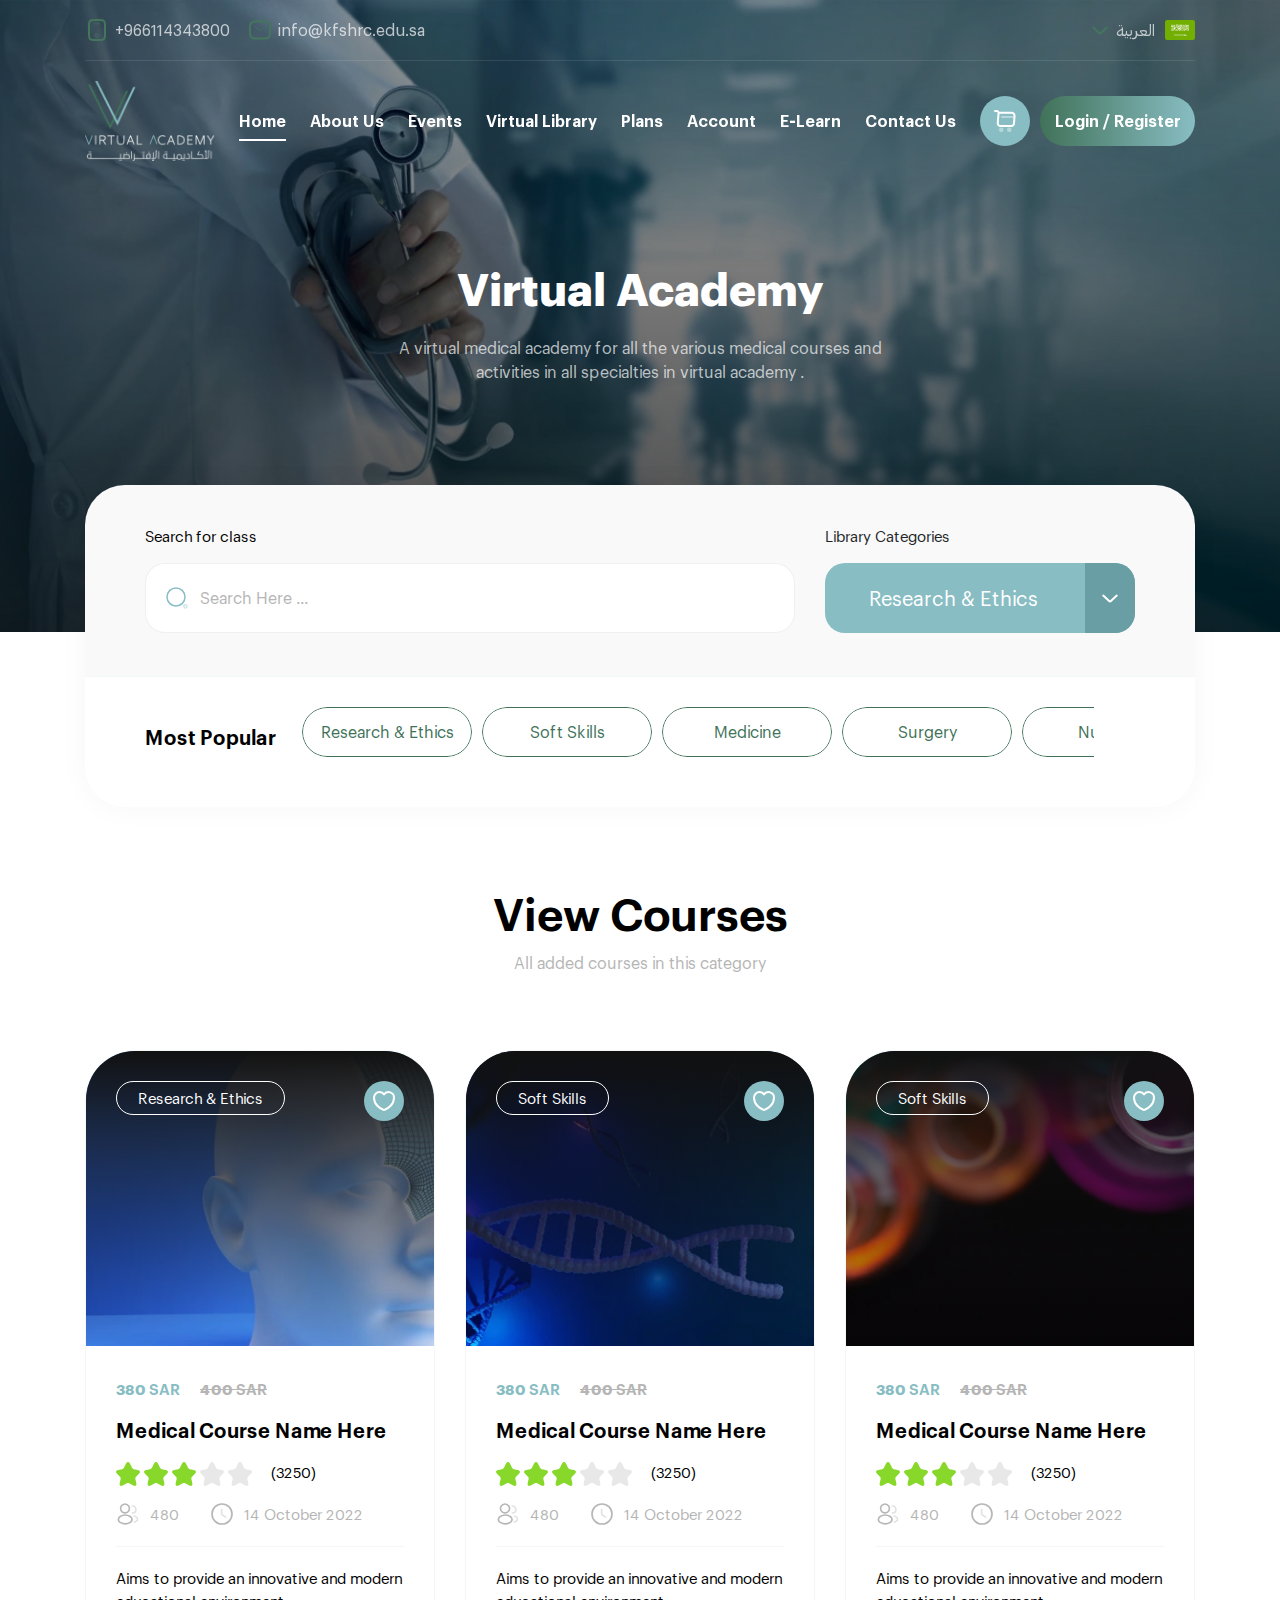
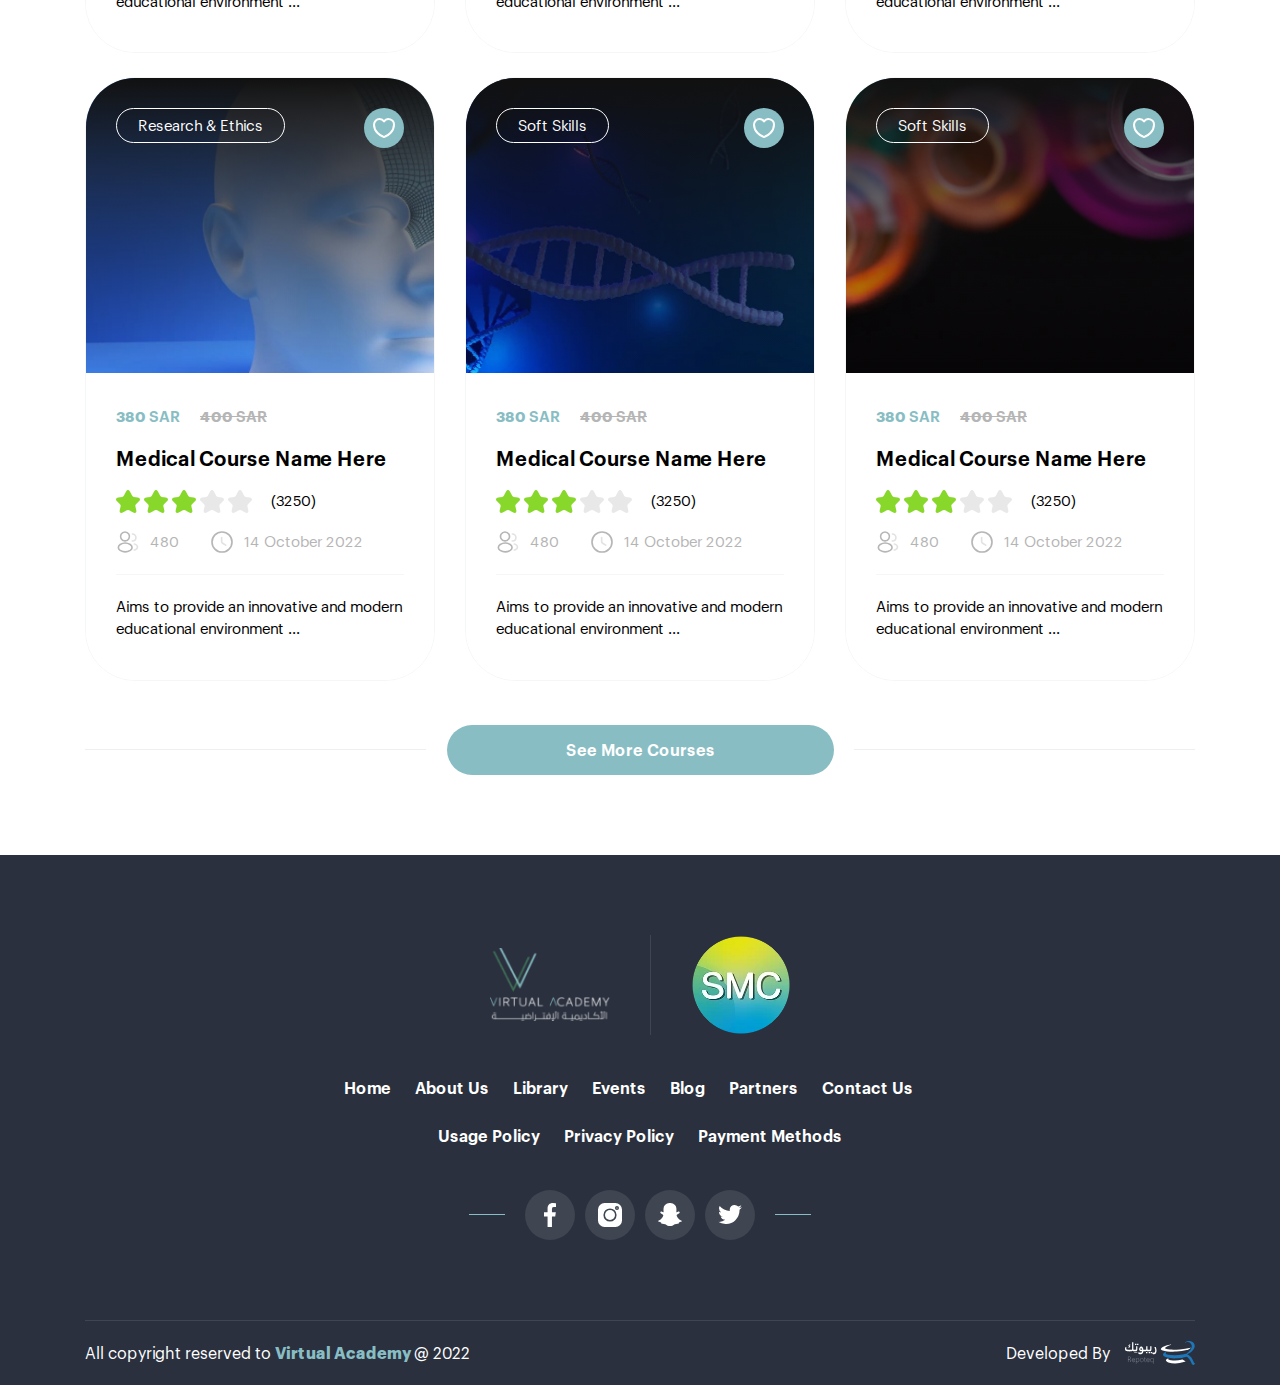
<file: index.html>
<!DOCTYPE html>
<html>
  <head>
    <meta charset="utf-8" />
    <meta name="description" content="...." />
    <meta name="author" content="misara adel" />
    <meta name="viewport" content="width=device-width, initial-scale=1, shrink-to-fit=no" />
    <title>
      Virtual Academy
    </title>
    <link rel="shortcut icon" href="assets/images/logo/icon.png" type="image/x-icon"/>
    <link rel="stylesheet" href="assets/css/lib/animate.css" />
    <link rel="stylesheet" href="assets/css/lib/jquery.fancybox.css" />
    <link rel="stylesheet" href="assets/css/lib/bootstrap.css" />
    <link rel="stylesheet" href="assets/css/lib/swiper-bundle.min.css" />
    <link rel="stylesheet" href="assets/css/style.css" />
  </head>
  <body>
    <nav class="navbar">
      <div class="container">
        <div class="top-nav">
          <ul class="socail-data">
            <li>
              <a href="#">
                <img src="assets/images/icons/phone.svg" loading="lazy" alt="" />

                <span>
                  +966114343800
                </span>
              </a>
            </li>

            <li>
              <a href="#">
                <img src="assets/images/icons/sms.svg" loading="lazy" alt="" />

                <span>
                  info@kfshrc.edu.sa
                </span>
              </a>
            </li>
          </ul>

          <div class="drop-lang">
            <a href="#" class="lang">
              <span>
                العربية
              </span>

              <img src="assets/images/icons/saudi_arabia.svg" loading="lazy" alt="" />
            </a>
          </div>
        </div>
        
        <div class="center-nav">
          <div class="hamburger">
            <span class="line"></span>
            <span class="line"></span>
            <span class="line"></span>
          </div>

          <a href="index.html" class="brand-name">
            <img src="assets/images/logo/logo.webp" class="fixed-logo" loading="lazy" alt="" />
            <img src="assets/images/logo/scroll-logo.png" class="scroll-logo" loading="lazy" alt="" />
          </a>

          <ul class="navbar-nav">
            <li class="nav-item">
              <a href="index.html" class="nav-link active">
                Home
              </a>
            </li>

            <li class="nav-item">
              <a href="about.html" class="nav-link">
                About Us
              </a>
            </li>

            <li class="nav-item">
              <a href="events.html" class="nav-link">
                Events
              </a>
            </li>

            <li class="nav-item">
              <a href="#" class="nav-link">
                Virtual Library
              </a>
            </li>

            <li class="nav-item">
              <a href="#" class="nav-link">
                Plans
              </a>
            </li>

            <li class="nav-item">
              <a href="#" class="nav-link">
                Account
              </a>
            </li>

            <li class="nav-item">
              <a href="#" class="nav-link">
                E-Learn
              </a>
            </li>

            <li class="nav-item">
              <a href="#" class="nav-link">
                Contact Us
              </a>
            </li>
          </ul>

          <div class="button-contain">
            <a href="cart.html" class="cart">
              <img src="assets/images/icons/cart.svg" class="cart-icon" loading="lazy" alt="" />
            </a>

            <a href="login.html" class="login-btn">
              <img src="assets/images/icons/user.svg" loading="lazy" alt="" />

              <span>
                Login / Register
              </span>
            </a>
          </div>
        </div>
      </div>
    </nav>
    
    <main>
      <header>
        <div class="container">
          <div class="row">
            <div class="col-lg-6 col-12 mx-auto">
              <div class="contain">
                <h1>
                  Virtual Academy
                </h1>

                <p>
                  A virtual medical academy for all the various medical courses and activities in all specialties in virtual academy .
                </p>
              </div>
            </div>
          </div>
        </div>
      </header>

      <section class="search-course">
        <div class="container">
          <div class="contain">
            <div class="filter-contain">
              <div class="row">
                <div class="col-lg-8 col-12 mb-2">
                  <form class="from-contain">
                    <div class="form-group">
                      <label for="">
                        Search for class
                      </label>

                      <div class="form-data">
                        <img src="assets/images/icons/search.svg" loading="lazy" alt="" />

                        <input type="text" class="form-control" placeholder="Search Here ..." />
                      </div>
                    </div>
                  </form>
                </div>

                <div class="col-lg-4 col-12 mb-4">
                  <div class="fitler-shape">
                    <div class="drop-filer">
                      <label for="">
                        Library Categories
                      </label>
  
                      <a href="#" class="search-btn">
                        <span>
                          Research & Ethics
                        </span>
                      </a>
                    </div>

                    <ul class="filter">
                      <li>
                        <a href="#">
                          items 
                        </a>
                      </li>

                      <li>
                        <a href="#">
                          items 
                        </a>
                      </li>

                      <li>
                        <a href="#">
                          items 
                        </a>
                      </li>

                      <li>
                        <a href="#">
                          items 
                        </a>
                      </li>

                      <li>
                        <a href="#">
                          items 
                        </a>
                      </li>
                    </ul>
                  </div>
                </div>
              </div>
            </div>

            <div class="filter-data">
              <p>
                Most Popular
              </p>

              <ul class="filter-list">
                <li>
                  <a href="#">
                    <span>
                      Research & Ethics
                    </span>
                  </a>
                </li>

                <li>
                  <a href="#">
                    <span>
                      Soft Skills
                    </span>
                  </a>
                </li>

                <li>
                  <a href="#">
                    <span>
                      Medicine
                    </span>
                  </a>
                </li>

                <li>
                  <a href="#">
                    <span>
                      Surgery
                    </span>
                  </a>
                </li>

                <li>
                  <a href="#">
                    <span>
                      Nursing
                    </span>
                  </a>
                </li>
              </ul>
            </div>
          </div>
        </div>
      </section>

      <section class="courses general-section">
        <div class="container">
          <div class="heading">
            <h1>
              View Courses
            </h1>

            <p>
              All added courses in this category
            </p>
          </div>

          <div class="row">
            <div class="col-lg-4 col-12 mb-4">
              <div class="course-box">
                <div class="front-box">
                  <div class="image-content">
                    <img src="assets/images/courses/course_1.webp" class="course-img" loading="lazy" alt="" />

                    <a href="#" class="fav-icon">
                      <img src="assets/images/icons/heart.svg" class="border-icon" loading="lazy" alt="" />
                      <img src="assets/images/icons/fill_heart.svg" class="fill-icon" loading="lazy" alt="" />
                    </a>

                    <a href="#" class="type">
                      <span>
                        Research & Ethics
                      </span>
                    </a>
                  </div>

                  <div class="contain">
                    <div class="flex-price">
                      <p class="after">
                        380 
                        <span>
                          SAR
                        </span>
                      </p>

                      <p class="before">
                        400 
                        <span>
                          SAR
                        </span>
                      </p>
                    </div>

                    <a href="course-details.html" class="course-details">
                      Medical Course Name Here
                    </a>

                    <ul class="rate">
                      <li>
                        <a href="#" class="active">
                          <img src="assets/images/icons/star.svg" loading="lazy" alt="" />
                        </a>
                      </li>

                      <li>
                        <a href="#" class="active">
                          <img src="assets/images/icons/star.svg" loading="lazy" alt="" />
                        </a>
                      </li>

                      <li>
                        <a href="#" class="active">
                          <img src="assets/images/icons/star.svg" loading="lazy" alt="" />
                        </a>
                      </li>

                      <li>
                        <a href="#">
                          <img src="assets/images/icons/star.svg" loading="lazy" alt="" />
                        </a>
                      </li>

                      <li>
                        <a href="#">
                          <img src="assets/images/icons/star.svg" loading="lazy" alt="" />
                        </a>
                      </li>

                      <li>
                        <span>
                          (3250)
                        </span>
                      </li>
                    </ul>

                    <ul class="course-info">
                      <li>
                        <a href="#">
                          <img src="assets/images/icons/people.svg" loading="lazy" alt="" />
                          
                          <span>
                            480
                          </span>
                        </a>
                      </li>

                      <li>
                        <a href="#">
                          <img src="assets/images/icons/clock.svg" loading="lazy" alt="" />

                          <span>
                            14 October 2022
                          </span>
                        </a>
                      </li>
                    </ul>

                    <p>
                      Aims to provide an innovative and modern educational environment ...
                    </p>
                  </div>
                </div>

                <div class="back-front">
                  <img src="assets/images/courses/course_1.webp" class="course-cover" loading="lazy" alt="" />

                  <div class="data-contain">
                    <div class="flex-price">
                      <p class="after">
                        380 
                        <span>
                          SAR
                        </span>
                      </p>

                      <p class="before">
                        400 
                        <span>
                          SAR
                        </span>
                      </p>
                    </div>

                    <a href="course-details.html" class="course-details">
                      Medical Course Name Here
                    </a>

                    <ul class="rate">
                      <li>
                        <a href="#" class="active">
                          <img src="assets/images/icons/star.svg" loading="lazy" alt="" />
                        </a>
                      </li>

                      <li>
                        <a href="#" class="active">
                          <img src="assets/images/icons/star.svg" loading="lazy" alt="" />
                        </a>
                      </li>

                      <li>
                        <a href="#" class="active">
                          <img src="assets/images/icons/star.svg" loading="lazy" alt="" />
                        </a>
                      </li>

                      <li>
                        <a href="#">
                          <img src="assets/images/icons/star.svg" loading="lazy" alt="" />
                        </a>
                      </li>

                      <li>
                        <a href="#">
                          <img src="assets/images/icons/star.svg" loading="lazy" alt="" />
                        </a>
                      </li>

                      <li>
                        <span>
                          (3250)
                        </span>
                      </li>
                    </ul>
                    
                    <a href="#" class="type">
                      <span>
                        Research & Ethics
                      </span>
                    </a>

                    <ul class="course-info">
                      <li>
                        <a href="#">
                          <img src="assets/images/icons/people.svg" loading="lazy" alt="" />
                          
                          <span>
                            480
                          </span>
                        </a>
                      </li>

                      <li>
                        <a href="#">
                          <img src="assets/images/icons/clock.svg" loading="lazy" alt="" />

                          <span>
                            14 October 2022
                          </span>
                        </a>
                      </li>
                    </ul>

                    <div class="button-contain">
                      <button class="add-to-cart">
                        <span>
                          Add To Cart
                        </span>
                      </button>

                      <a href="#" class="fav-icon">
                        <img src="assets/images/icons/heart.svg" class="border-icon" loading="lazy" alt="" />
                        <img src="assets/images/icons/fill_heart.svg" class="fill-icon" loading="lazy" alt="" />
                      </a>
                    </div>
                  </div>
                </div>
              </div>
            </div>

            <div class="col-lg-4 col-12 mb-4">
              <div class="course-box">
                <div class="front-box">
                  <div class="image-content">
                    <img src="assets/images/courses/course_2.webp" class="course-img" loading="lazy" alt="" />

                    <a href="#" class="fav-icon">
                      <img src="assets/images/icons/heart.svg" class="border-icon" loading="lazy" alt="" />
                      <img src="assets/images/icons/fill_heart.svg" class="fill-icon" loading="lazy" alt="" />
                    </a>

                    <a href="#" class="type">
                      <span>
                        Soft Skills
                      </span>
                    </a>
                  </div>

                  <div class="contain">
                    <div class="flex-price">
                      <p class="after">
                        380 
                        <span>
                          SAR
                        </span>
                      </p>

                      <p class="before">
                        400 
                        <span>
                          SAR
                        </span>
                      </p>
                    </div>

                    <a href="course-details.html" class="course-details">
                      Medical Course Name Here
                    </a>

                    <ul class="rate">
                      <li>
                        <a href="#" class="active">
                          <img src="assets/images/icons/star.svg" loading="lazy" alt="" />
                        </a>
                      </li>

                      <li>
                        <a href="#" class="active">
                          <img src="assets/images/icons/star.svg" loading="lazy" alt="" />
                        </a>
                      </li>

                      <li>
                        <a href="#" class="active">
                          <img src="assets/images/icons/star.svg" loading="lazy" alt="" />
                        </a>
                      </li>

                      <li>
                        <a href="#">
                          <img src="assets/images/icons/star.svg" loading="lazy" alt="" />
                        </a>
                      </li>

                      <li>
                        <a href="#">
                          <img src="assets/images/icons/star.svg" loading="lazy" alt="" />
                        </a>
                      </li>

                      <li>
                        <span>
                          (3250)
                        </span>
                      </li>
                    </ul>

                    <ul class="course-info">
                      <li>
                        <a href="#">
                          <img src="assets/images/icons/people.svg" loading="lazy" alt="" />
                          
                          <span>
                            480
                          </span>
                        </a>
                      </li>

                      <li>
                        <a href="#">
                          <img src="assets/images/icons/clock.svg" loading="lazy" alt="" />

                          <span>
                            14 October 2022
                          </span>
                        </a>
                      </li>
                    </ul>

                    <p>
                      Aims to provide an innovative and modern educational environment ...
                    </p>
                  </div>
                </div>

                <div class="back-front">
                  <img src="assets/images/courses/course_2.webp" class="course-cover" loading="lazy" alt="" />

                  <div class="data-contain">
                    <div class="flex-price">
                      <p class="after">
                        380 
                        <span>
                          SAR
                        </span>
                      </p>

                      <p class="before">
                        400 
                        <span>
                          SAR
                        </span>
                      </p>
                    </div>

                    <a href="course-details.html" class="course-details">
                      Medical Course Name Here
                    </a>

                    <ul class="rate">
                      <li>
                        <a href="#" class="active">
                          <img src="assets/images/icons/star.svg" loading="lazy" alt="" />
                        </a>
                      </li>

                      <li>
                        <a href="#" class="active">
                          <img src="assets/images/icons/star.svg" loading="lazy" alt="" />
                        </a>
                      </li>

                      <li>
                        <a href="#" class="active">
                          <img src="assets/images/icons/star.svg" loading="lazy" alt="" />
                        </a>
                      </li>

                      <li>
                        <a href="#">
                          <img src="assets/images/icons/star.svg" loading="lazy" alt="" />
                        </a>
                      </li>

                      <li>
                        <a href="#">
                          <img src="assets/images/icons/star.svg" loading="lazy" alt="" />
                        </a>
                      </li>

                      <li>
                        <span>
                          (3250)
                        </span>
                      </li>
                    </ul>
                    
                    <a href="#" class="type">
                      <span>
                        Soft Skills
                      </span>
                    </a>

                    <ul class="course-info">
                      <li>
                        <a href="#">
                          <img src="assets/images/icons/people.svg" loading="lazy" alt="" />
                          
                          <span>
                            480
                          </span>
                        </a>
                      </li>

                      <li>
                        <a href="#">
                          <img src="assets/images/icons/clock.svg" loading="lazy" alt="" />

                          <span>
                            14 October 2022
                          </span>
                        </a>
                      </li>
                    </ul>

                    <div class="button-contain">
                      <button class="add-to-cart">
                        <span>
                          Add To Cart
                        </span>
                      </button>

                      <a href="#" class="fav-icon">
                        <img src="assets/images/icons/heart.svg" class="border-icon" loading="lazy" alt="" />
                        <img src="assets/images/icons/fill_heart.svg" class="fill-icon" loading="lazy" alt="" />
                      </a>
                    </div>
                  </div>
                </div>
              </div>
            </div>

            <div class="col-lg-4 col-12 mb-4">
              <div class="course-box">
                <div class="front-box">
                  <div class="image-content">
                    <img src="assets/images/courses/course_3.webp" class="course-img" loading="lazy" alt="" />

                    <a href="#" class="fav-icon">
                      <img src="assets/images/icons/heart.svg" class="border-icon" loading="lazy" alt="" />
                      <img src="assets/images/icons/fill_heart.svg" class="fill-icon" loading="lazy" alt="" />
                    </a>

                    <a href="#" class="type">
                      <span>
                        Soft Skills
                      </span>
                    </a>
                  </div>

                  <div class="contain">
                    <div class="flex-price">
                      <p class="after">
                        380 
                        <span>
                          SAR
                        </span>
                      </p>

                      <p class="before">
                        400 
                        <span>
                          SAR
                        </span>
                      </p>
                    </div>

                    <a href="course-details.html" class="course-details">
                      Medical Course Name Here
                    </a>

                    <ul class="rate">
                      <li>
                        <a href="#" class="active">
                          <img src="assets/images/icons/star.svg" loading="lazy" alt="" />
                        </a>
                      </li>

                      <li>
                        <a href="#" class="active">
                          <img src="assets/images/icons/star.svg" loading="lazy" alt="" />
                        </a>
                      </li>

                      <li>
                        <a href="#" class="active">
                          <img src="assets/images/icons/star.svg" loading="lazy" alt="" />
                        </a>
                      </li>

                      <li>
                        <a href="#">
                          <img src="assets/images/icons/star.svg" loading="lazy" alt="" />
                        </a>
                      </li>

                      <li>
                        <a href="#">
                          <img src="assets/images/icons/star.svg" loading="lazy" alt="" />
                        </a>
                      </li>

                      <li>
                        <span>
                          (3250)
                        </span>
                      </li>
                    </ul>

                    <ul class="course-info">
                      <li>
                        <a href="#">
                          <img src="assets/images/icons/people.svg" loading="lazy" alt="" />
                          
                          <span>
                            480
                          </span>
                        </a>
                      </li>

                      <li>
                        <a href="#">
                          <img src="assets/images/icons/clock.svg" loading="lazy" alt="" />

                          <span>
                            14 October 2022
                          </span>
                        </a>
                      </li>
                    </ul>

                    <p>
                      Aims to provide an innovative and modern educational environment ...
                    </p>
                  </div>
                </div>

                <div class="back-front">
                  <img src="assets/images/courses/course_3.webp" class="course-cover" loading="lazy" alt="" />

                  <div class="data-contain">
                    <div class="flex-price">
                      <p class="after">
                        380 
                        <span>
                          SAR
                        </span>
                      </p>

                      <p class="before">
                        400 
                        <span>
                          SAR
                        </span>
                      </p>
                    </div>

                    <a href="course-details.html" class="course-details">
                      Medical Course Name Here
                    </a>

                    <ul class="rate">
                      <li>
                        <a href="#" class="active">
                          <img src="assets/images/icons/star.svg" loading="lazy" alt="" />
                        </a>
                      </li>

                      <li>
                        <a href="#" class="active">
                          <img src="assets/images/icons/star.svg" loading="lazy" alt="" />
                        </a>
                      </li>

                      <li>
                        <a href="#" class="active">
                          <img src="assets/images/icons/star.svg" loading="lazy" alt="" />
                        </a>
                      </li>

                      <li>
                        <a href="#">
                          <img src="assets/images/icons/star.svg" loading="lazy" alt="" />
                        </a>
                      </li>

                      <li>
                        <a href="#">
                          <img src="assets/images/icons/star.svg" loading="lazy" alt="" />
                        </a>
                      </li>

                      <li>
                        <span>
                          (3250)
                        </span>
                      </li>
                    </ul>
                    
                    <a href="#" class="type">
                      <span>
                        Soft Skills
                      </span>
                    </a>

                    <ul class="course-info">
                      <li>
                        <a href="#">
                          <img src="assets/images/icons/people.svg" loading="lazy" alt="" />
                          
                          <span>
                            480
                          </span>
                        </a>
                      </li>

                      <li>
                        <a href="#">
                          <img src="assets/images/icons/clock.svg" loading="lazy" alt="" />

                          <span>
                            14 October 2022
                          </span>
                        </a>
                      </li>
                    </ul>

                    <div class="button-contain">
                      <button class="add-to-cart">
                        <span>
                          Add To Cart
                        </span>
                      </button>

                      <a href="#" class="fav-icon">
                        <img src="assets/images/icons/heart.svg" class="border-icon" loading="lazy" alt="" />
                        <img src="assets/images/icons/fill_heart.svg" class="fill-icon" loading="lazy" alt="" />
                      </a>
                    </div>
                  </div>
                </div>
              </div>
            </div>

            <div class="col-lg-4 col-12 mb-4">
              <div class="course-box">
                <div class="front-box">
                  <div class="image-content">
                    <img src="assets/images/courses/course_1.webp" class="course-img" loading="lazy" alt="" />

                    <a href="#" class="fav-icon">
                      <img src="assets/images/icons/heart.svg" class="border-icon" loading="lazy" alt="" />
                      <img src="assets/images/icons/fill_heart.svg" class="fill-icon" loading="lazy" alt="" />
                    </a>

                    <a href="#" class="type">
                      <span>
                        Research & Ethics
                      </span>
                    </a>
                  </div>

                  <div class="contain">
                    <div class="flex-price">
                      <p class="after">
                        380 
                        <span>
                          SAR
                        </span>
                      </p>

                      <p class="before">
                        400 
                        <span>
                          SAR
                        </span>
                      </p>
                    </div>

                    <a href="course-details.html" class="course-details">
                      Medical Course Name Here
                    </a>

                    <ul class="rate">
                      <li>
                        <a href="#" class="active">
                          <img src="assets/images/icons/star.svg" loading="lazy" alt="" />
                        </a>
                      </li>

                      <li>
                        <a href="#" class="active">
                          <img src="assets/images/icons/star.svg" loading="lazy" alt="" />
                        </a>
                      </li>

                      <li>
                        <a href="#" class="active">
                          <img src="assets/images/icons/star.svg" loading="lazy" alt="" />
                        </a>
                      </li>

                      <li>
                        <a href="#">
                          <img src="assets/images/icons/star.svg" loading="lazy" alt="" />
                        </a>
                      </li>

                      <li>
                        <a href="#">
                          <img src="assets/images/icons/star.svg" loading="lazy" alt="" />
                        </a>
                      </li>

                      <li>
                        <span>
                          (3250)
                        </span>
                      </li>
                    </ul>

                    <ul class="course-info">
                      <li>
                        <a href="#">
                          <img src="assets/images/icons/people.svg" loading="lazy" alt="" />
                          
                          <span>
                            480
                          </span>
                        </a>
                      </li>

                      <li>
                        <a href="#">
                          <img src="assets/images/icons/clock.svg" loading="lazy" alt="" />

                          <span>
                            14 October 2022
                          </span>
                        </a>
                      </li>
                    </ul>

                    <p>
                      Aims to provide an innovative and modern educational environment ...
                    </p>
                  </div>
                </div>

                <div class="back-front">
                  <img src="assets/images/courses/course_1.webp" class="course-cover" loading="lazy" alt="" />

                  <div class="data-contain">
                    <div class="flex-price">
                      <p class="after">
                        380 
                        <span>
                          SAR
                        </span>
                      </p>

                      <p class="before">
                        400 
                        <span>
                          SAR
                        </span>
                      </p>
                    </div>

                    <a href="course-details.html" class="course-details">
                      Medical Course Name Here
                    </a>

                    <ul class="rate">
                      <li>
                        <a href="#" class="active">
                          <img src="assets/images/icons/star.svg" loading="lazy" alt="" />
                        </a>
                      </li>

                      <li>
                        <a href="#" class="active">
                          <img src="assets/images/icons/star.svg" loading="lazy" alt="" />
                        </a>
                      </li>

                      <li>
                        <a href="#" class="active">
                          <img src="assets/images/icons/star.svg" loading="lazy" alt="" />
                        </a>
                      </li>

                      <li>
                        <a href="#">
                          <img src="assets/images/icons/star.svg" loading="lazy" alt="" />
                        </a>
                      </li>

                      <li>
                        <a href="#">
                          <img src="assets/images/icons/star.svg" loading="lazy" alt="" />
                        </a>
                      </li>

                      <li>
                        <span>
                          (3250)
                        </span>
                      </li>
                    </ul>
                    
                    <a href="#" class="type">
                      <span>
                        Research & Ethics
                      </span>
                    </a>

                    <ul class="course-info">
                      <li>
                        <a href="#">
                          <img src="assets/images/icons/people.svg" loading="lazy" alt="" />
                          
                          <span>
                            480
                          </span>
                        </a>
                      </li>

                      <li>
                        <a href="#">
                          <img src="assets/images/icons/clock.svg" loading="lazy" alt="" />

                          <span>
                            14 October 2022
                          </span>
                        </a>
                      </li>
                    </ul>

                    <div class="button-contain">
                      <button class="add-to-cart">
                        <span>
                          Add To Cart
                        </span>
                      </button>

                      <a href="#" class="fav-icon">
                        <img src="assets/images/icons/heart.svg" class="border-icon" loading="lazy" alt="" />
                        <img src="assets/images/icons/fill_heart.svg" class="fill-icon" loading="lazy" alt="" />
                      </a>
                    </div>
                  </div>
                </div>
              </div>
            </div>

            <div class="col-lg-4 col-12 mb-4">
              <div class="course-box">
                <div class="front-box">
                  <div class="image-content">
                    <img src="assets/images/courses/course_2.webp" class="course-img" loading="lazy" alt="" />

                    <a href="#" class="fav-icon">
                      <img src="assets/images/icons/heart.svg" class="border-icon" loading="lazy" alt="" />
                      <img src="assets/images/icons/fill_heart.svg" class="fill-icon" loading="lazy" alt="" />
                    </a>

                    <a href="#" class="type">
                      <span>
                        Soft Skills
                      </span>
                    </a>
                  </div>

                  <div class="contain">
                    <div class="flex-price">
                      <p class="after">
                        380 
                        <span>
                          SAR
                        </span>
                      </p>

                      <p class="before">
                        400 
                        <span>
                          SAR
                        </span>
                      </p>
                    </div>

                    <a href="course-details.html" class="course-details">
                      Medical Course Name Here
                    </a>

                    <ul class="rate">
                      <li>
                        <a href="#" class="active">
                          <img src="assets/images/icons/star.svg" loading="lazy" alt="" />
                        </a>
                      </li>

                      <li>
                        <a href="#" class="active">
                          <img src="assets/images/icons/star.svg" loading="lazy" alt="" />
                        </a>
                      </li>

                      <li>
                        <a href="#" class="active">
                          <img src="assets/images/icons/star.svg" loading="lazy" alt="" />
                        </a>
                      </li>

                      <li>
                        <a href="#">
                          <img src="assets/images/icons/star.svg" loading="lazy" alt="" />
                        </a>
                      </li>

                      <li>
                        <a href="#">
                          <img src="assets/images/icons/star.svg" loading="lazy" alt="" />
                        </a>
                      </li>

                      <li>
                        <span>
                          (3250)
                        </span>
                      </li>
                    </ul>

                    <ul class="course-info">
                      <li>
                        <a href="#">
                          <img src="assets/images/icons/people.svg" loading="lazy" alt="" />
                          
                          <span>
                            480
                          </span>
                        </a>
                      </li>

                      <li>
                        <a href="#">
                          <img src="assets/images/icons/clock.svg" loading="lazy" alt="" />

                          <span>
                            14 October 2022
                          </span>
                        </a>
                      </li>
                    </ul>

                    <p>
                      Aims to provide an innovative and modern educational environment ...
                    </p>
                  </div>
                </div>

                <div class="back-front">
                  <img src="assets/images/courses/course_2.webp" class="course-cover" loading="lazy" alt="" />

                  <div class="data-contain">
                    <div class="flex-price">
                      <p class="after">
                        380 
                        <span>
                          SAR
                        </span>
                      </p>

                      <p class="before">
                        400 
                        <span>
                          SAR
                        </span>
                      </p>
                    </div>

                    <a href="course-details.html" class="course-details">
                      Medical Course Name Here
                    </a>

                    <ul class="rate">
                      <li>
                        <a href="#" class="active">
                          <img src="assets/images/icons/star.svg" loading="lazy" alt="" />
                        </a>
                      </li>

                      <li>
                        <a href="#" class="active">
                          <img src="assets/images/icons/star.svg" loading="lazy" alt="" />
                        </a>
                      </li>

                      <li>
                        <a href="#" class="active">
                          <img src="assets/images/icons/star.svg" loading="lazy" alt="" />
                        </a>
                      </li>

                      <li>
                        <a href="#">
                          <img src="assets/images/icons/star.svg" loading="lazy" alt="" />
                        </a>
                      </li>

                      <li>
                        <a href="#">
                          <img src="assets/images/icons/star.svg" loading="lazy" alt="" />
                        </a>
                      </li>

                      <li>
                        <span>
                          (3250)
                        </span>
                      </li>
                    </ul>
                    
                    <a href="#" class="type">
                      <span>
                        Soft Skills
                      </span>
                    </a>

                    <ul class="course-info">
                      <li>
                        <a href="#">
                          <img src="assets/images/icons/people.svg" loading="lazy" alt="" />
                          
                          <span>
                            480
                          </span>
                        </a>
                      </li>

                      <li>
                        <a href="#">
                          <img src="assets/images/icons/clock.svg" loading="lazy" alt="" />

                          <span>
                            14 October 2022
                          </span>
                        </a>
                      </li>
                    </ul>

                    <div class="button-contain">
                      <button class="add-to-cart">
                        <span>
                          Add To Cart
                        </span>
                      </button>

                      <a href="#" class="fav-icon">
                        <img src="assets/images/icons/heart.svg" class="border-icon" loading="lazy" alt="" />
                        <img src="assets/images/icons/fill_heart.svg" class="fill-icon" loading="lazy" alt="" />
                      </a>
                    </div>
                  </div>
                </div>
              </div>
            </div>

            <div class="col-lg-4 col-12 mb-4">
              <div class="course-box">
                <div class="front-box">
                  <div class="image-content">
                    <img src="assets/images/courses/course_3.webp" class="course-img" loading="lazy" alt="" />

                    <a href="#" class="fav-icon">
                      <img src="assets/images/icons/heart.svg" class="border-icon" loading="lazy" alt="" />
                      <img src="assets/images/icons/fill_heart.svg" class="fill-icon" loading="lazy" alt="" />
                    </a>

                    <a href="#" class="type">
                      <span>
                        Soft Skills
                      </span>
                    </a>
                  </div>

                  <div class="contain">
                    <div class="flex-price">
                      <p class="after">
                        380 
                        <span>
                          SAR
                        </span>
                      </p>

                      <p class="before">
                        400 
                        <span>
                          SAR
                        </span>
                      </p>
                    </div>

                    <a href="course-details.html" class="course-details">
                      Medical Course Name Here
                    </a>

                    <ul class="rate">
                      <li>
                        <a href="#" class="active">
                          <img src="assets/images/icons/star.svg" loading="lazy" alt="" />
                        </a>
                      </li>

                      <li>
                        <a href="#" class="active">
                          <img src="assets/images/icons/star.svg" loading="lazy" alt="" />
                        </a>
                      </li>

                      <li>
                        <a href="#" class="active">
                          <img src="assets/images/icons/star.svg" loading="lazy" alt="" />
                        </a>
                      </li>

                      <li>
                        <a href="#">
                          <img src="assets/images/icons/star.svg" loading="lazy" alt="" />
                        </a>
                      </li>

                      <li>
                        <a href="#">
                          <img src="assets/images/icons/star.svg" loading="lazy" alt="" />
                        </a>
                      </li>

                      <li>
                        <span>
                          (3250)
                        </span>
                      </li>
                    </ul>

                    <ul class="course-info">
                      <li>
                        <a href="#">
                          <img src="assets/images/icons/people.svg" loading="lazy" alt="" />
                          
                          <span>
                            480
                          </span>
                        </a>
                      </li>

                      <li>
                        <a href="#">
                          <img src="assets/images/icons/clock.svg" loading="lazy" alt="" />

                          <span>
                            14 October 2022
                          </span>
                        </a>
                      </li>
                    </ul>

                    <p>
                      Aims to provide an innovative and modern educational environment ...
                    </p>
                  </div>
                </div>

                <div class="back-front">
                  <img src="assets/images/courses/course_3.webp" class="course-cover" loading="lazy" alt="" />

                  <div class="data-contain">
                    <div class="flex-price">
                      <p class="after">
                        380 
                        <span>
                          SAR
                        </span>
                      </p>

                      <p class="before">
                        400 
                        <span>
                          SAR
                        </span>
                      </p>
                    </div>

                    <a href="course-details.html" class="course-details">
                      Medical Course Name Here
                    </a>

                    <ul class="rate">
                      <li>
                        <a href="#" class="active">
                          <img src="assets/images/icons/star.svg" loading="lazy" alt="" />
                        </a>
                      </li>

                      <li>
                        <a href="#" class="active">
                          <img src="assets/images/icons/star.svg" loading="lazy" alt="" />
                        </a>
                      </li>

                      <li>
                        <a href="#" class="active">
                          <img src="assets/images/icons/star.svg" loading="lazy" alt="" />
                        </a>
                      </li>

                      <li>
                        <a href="#">
                          <img src="assets/images/icons/star.svg" loading="lazy" alt="" />
                        </a>
                      </li>

                      <li>
                        <a href="#">
                          <img src="assets/images/icons/star.svg" loading="lazy" alt="" />
                        </a>
                      </li>

                      <li>
                        <span>
                          (3250)
                        </span>
                      </li>
                    </ul>
                    
                    <a href="#" class="type">
                      <span>
                        Soft Skills
                      </span>
                    </a>

                    <ul class="course-info">
                      <li>
                        <a href="#">
                          <img src="assets/images/icons/people.svg" loading="lazy" alt="" />
                          
                          <span>
                            480
                          </span>
                        </a>
                      </li>

                      <li>
                        <a href="#">
                          <img src="assets/images/icons/clock.svg" loading="lazy" alt="" />

                          <span>
                            14 October 2022
                          </span>
                        </a>
                      </li>
                    </ul>

                    <div class="button-contain">
                      <button class="add-to-cart">
                        <span>
                          Add To Cart
                        </span>
                      </button>

                      <a href="#" class="fav-icon">
                        <img src="assets/images/icons/heart.svg" class="border-icon" loading="lazy" alt="" />
                        <img src="assets/images/icons/fill_heart.svg" class="fill-icon" loading="lazy" alt="" />
                      </a>
                    </div>
                  </div>
                </div>
              </div>
            </div>

            <div class="col-12">
              <div class="button-contain">
                <a href="#" class="custom-btn">
                  <span>
                    See More Courses
                  </span>
                </a>
              </div>
            </div>
          </div>
        </div>
      </section>
    </main>

    <footer>
      <div class="container">
        <div class="row">
          <div class="col-lg-7 col-12 mx-auto">
            <div class="contain">
              <div class="brand-name">
                <img src="assets/images/logo/logo.webp" class="brand-logo" loading="lazy" alt="" />

                <img src="assets/images/logo/footer_logo.webp" class="hostiptal-logo" loading="lazy" alt="" />
              </div>

              <ul class="footer-links">
                <li>
                  <a href="#">
                    Home
                  </a>
                </li>

                <li>
                  <a href="#">
                    About Us
                  </a>
                </li>

                <li>
                  <a href="#">
                    Library
                  </a>
                </li>

                <li>
                  <a href="#">
                    Events
                  </a>
                </li>

                <li>
                  <a href="#">
                    Blog
                  </a>
                </li>

                <li>
                  <a href="#">
                    Partners
                  </a>
                </li>

                <li>
                  <a href="#">
                    Contact Us
                  </a>
                </li>

                <li>
                  <a href="#">
                    Usage Policy
                  </a>
                </li>

                <li>
                  <a href="#">
                    Privacy Policy
                  </a>
                </li>

                <li>
                  <a href="#">
                    Payment  Methods
                  </a>
                </li>
              </ul>

              <ul class="socail-media">
                <li>
                  <a href="#">
                    <img src="assets/images/footer/facebook.svg" loading="lazy" alt="" />
                  </a>
                </li>

                <li>
                  <a href="#">
                    <img src="assets/images/footer/instagram.svg" loading="lazy" alt="" />
                  </a>
                </li>

                <li>
                  <a href="#">
                    <img src="assets/images/footer/snapchat.svg" loading="lazy" alt="" />
                  </a>
                </li>

                <li>
                  <a href="#">
                    <img src="assets/images/footer/twitter.svg" loading="lazy" alt="" />
                  </a>
                </li>
              </ul>
            </div>
          </div>
        </div>

        <div class="copyrights">
          <p>
            All copyright reserved to 
            <span>
              Virtual Academy
            </span>
            @ 2022
          </p>

          <a href="https://repoteq.com/" target="_blank" class="repotic">
            <span>
              Developed By
            </span>

            <img src="assets/images/footer/repotic.svg" loading="lazy" alt="ريبوتك خيارك الأمثل لمشروعك" />
          </a>
        </div>
      </div>
    </footer>

    <script src="assets/js/lib/jquery4.js"></script>
    <script src="assets/js/lib/jquery-ui.min.js"></script>
    <script src="assets/js/lib/popper.js"></script>
    <script src="assets/js/lib/bootstrap.js"></script>
    <script src="assets/js/lib/swiper-bundle.min.js"></script>
    <script src="assets/js/lib/jquery.fancybox.js"></script>
    <script src="assets/js/main.js"></script>
  </body>
</html>
</file>
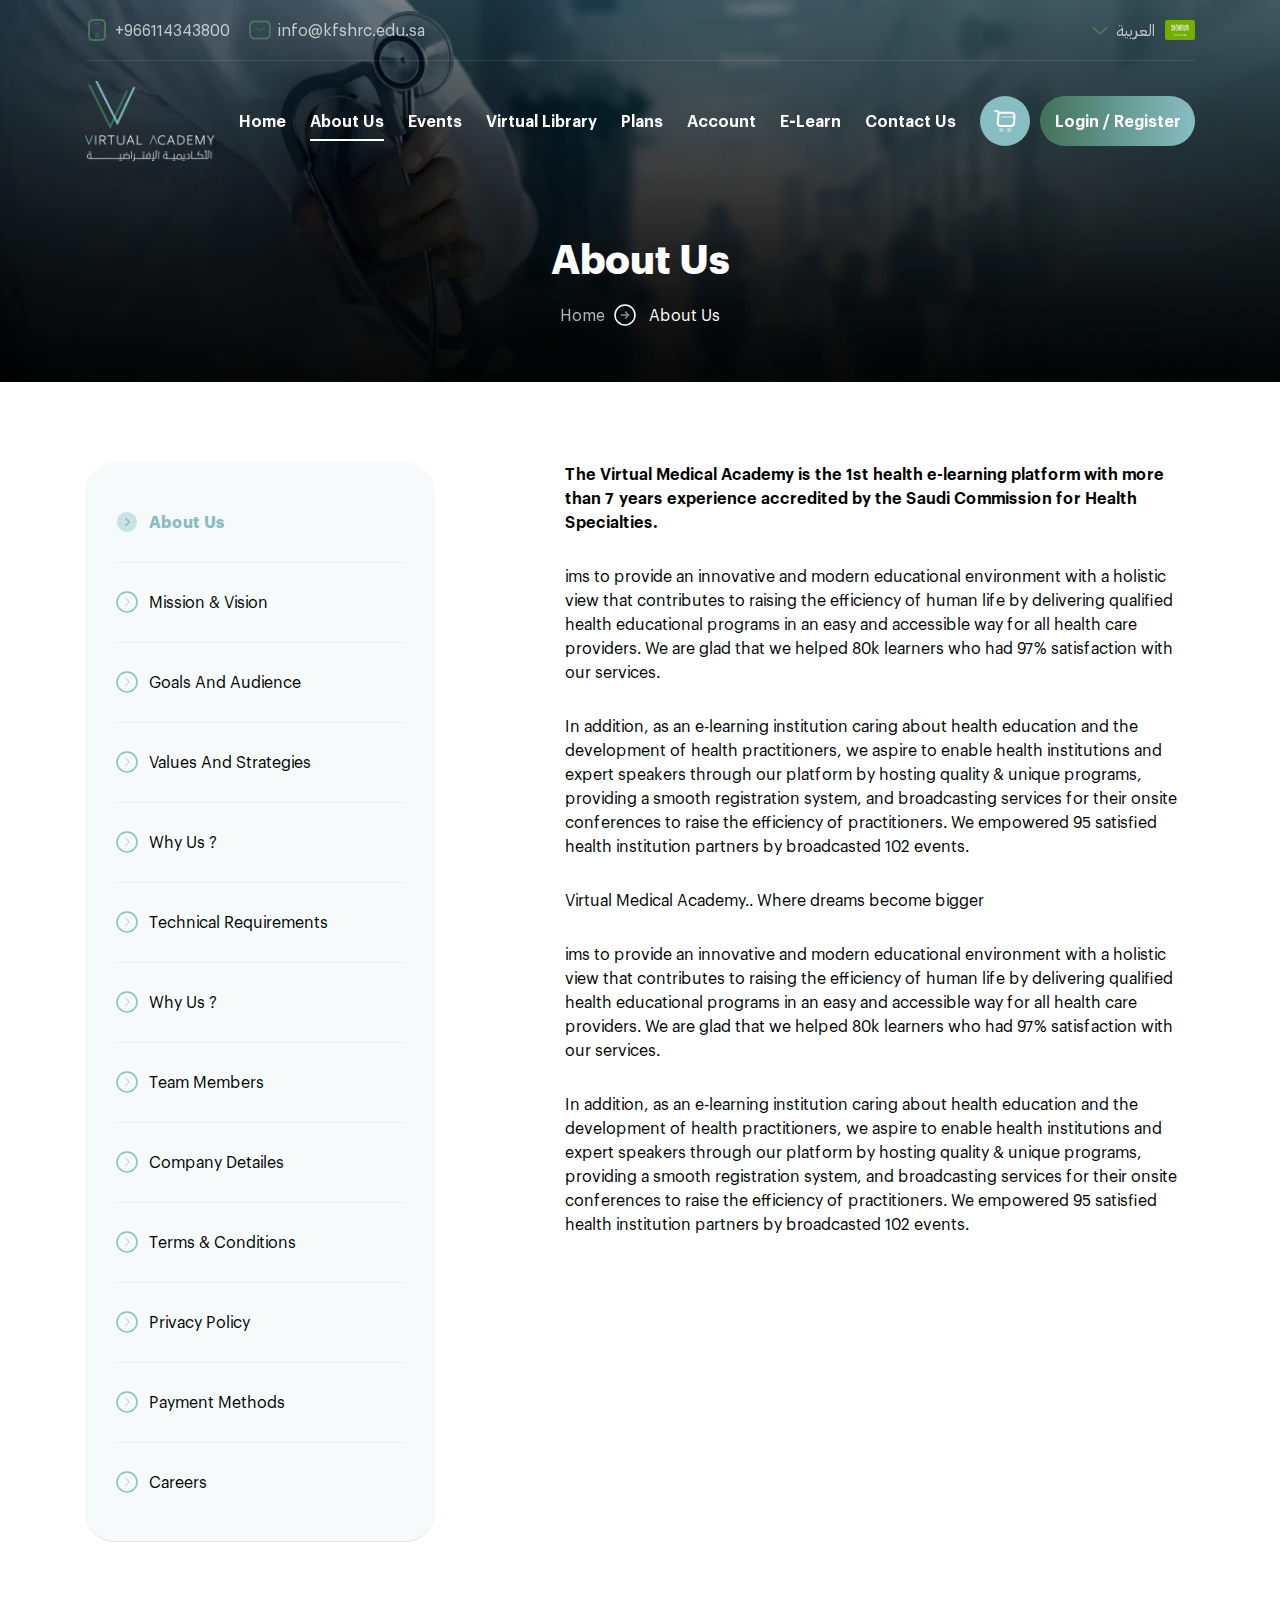
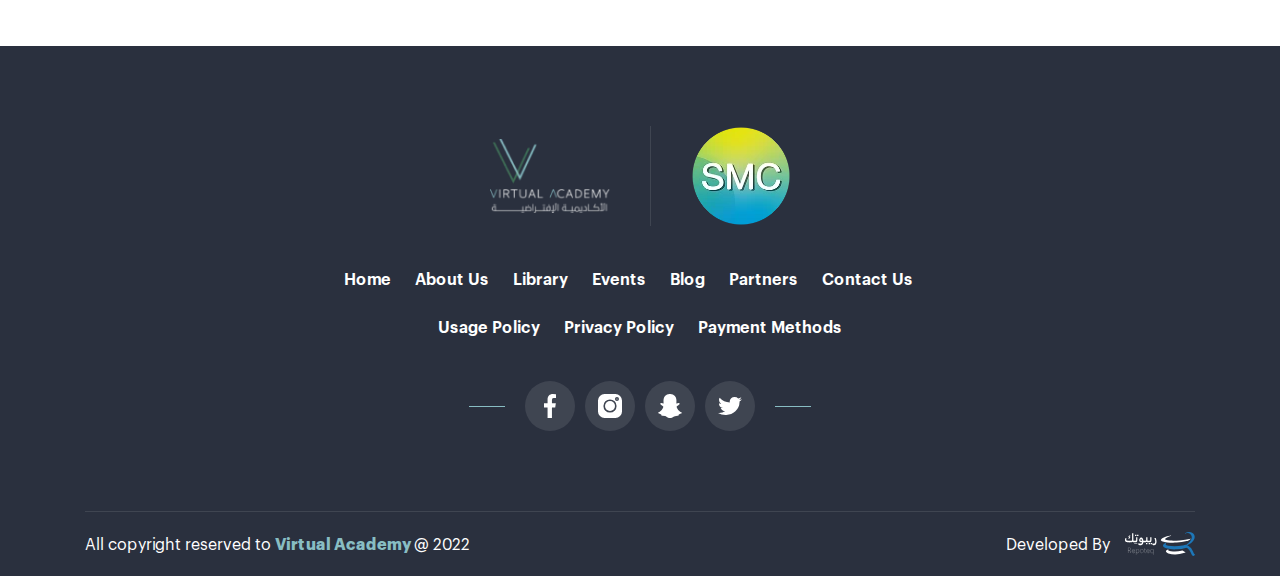
<file: about.html>
<!DOCTYPE html>
<html>
  <head>
    <meta charset="utf-8" />
    <meta name="description" content="...." />
    <meta name="author" content="misara adel" />
    <meta name="viewport" content="width=device-width, initial-scale=1, shrink-to-fit=no" />
    <title>
      Virtual Academy
    </title>
    <link rel="shortcut icon" href="assets/images/logo/icon.png" type="image/x-icon"/>
    <link rel="stylesheet" href="assets/css/lib/animate.css" />
    <link rel="stylesheet" href="assets/css/lib/jquery.fancybox.css" />
    <link rel="stylesheet" href="assets/css/lib/bootstrap.css" />
    <link rel="stylesheet" href="assets/css/lib/swiper-bundle.min.css" />
    <link rel="stylesheet" href="assets/css/style.css" />
  </head>
  <body>
    <nav class="navbar">
      <div class="container">
        <div class="top-nav">
          <ul class="socail-data">
            <li>
              <a href="#">
                <img src="assets/images/icons/phone.svg" loading="lazy" alt="" />

                <span>
                  +966114343800
                </span>
              </a>
            </li>

            <li>
              <a href="#">
                <img src="assets/images/icons/sms.svg" loading="lazy" alt="" />

                <span>
                  info@kfshrc.edu.sa
                </span>
              </a>
            </li>
          </ul>

          <div class="drop-lang">
            <a href="#" class="lang">
              <span>
                العربية
              </span>

              <img src="assets/images/icons/saudi_arabia.svg" loading="lazy" alt="" />
            </a>
          </div>
        </div>
        
        <div class="center-nav">
          <div class="hamburger">
            <span class="line"></span>
            <span class="line"></span>
            <span class="line"></span>
          </div>

          <a href="index.html" class="brand-name">
            <img src="assets/images/logo/logo.webp" class="fixed-logo" loading="lazy" alt="" />
            <img src="assets/images/logo/scroll-logo.png" class="scroll-logo" loading="lazy" alt="" />
          </a>

          <ul class="navbar-nav">
            <li class="nav-item">
              <a href="index.html" class="nav-link">
                Home
              </a>
            </li>

            <li class="nav-item">
              <a href="about.html" class="nav-link active">
                About Us
              </a>
            </li>

            <li class="nav-item">
              <a href="events.html" class="nav-link">
                Events
              </a>
            </li>

            <li class="nav-item">
              <a href="#" class="nav-link">
                Virtual Library
              </a>
            </li>

            <li class="nav-item">
              <a href="#" class="nav-link">
                Plans
              </a>
            </li>

            <li class="nav-item">
              <a href="#" class="nav-link">
                Account
              </a>
            </li>

            <li class="nav-item">
              <a href="#" class="nav-link">
                E-Learn
              </a>
            </li>

            <li class="nav-item">
              <a href="#" class="nav-link">
                Contact Us
              </a>
            </li>
          </ul>

          <div class="button-contain">
            <a href="cart.html" class="cart">
              <img src="assets/images/icons/cart.svg" class="cart-icon" loading="lazy" alt="" />
            </a>

            <a href="login.html" class="login-btn">
              <img src="assets/images/icons/user.svg" loading="lazy" alt="" />
              
              <span>
                Login / Register
              </span>
            </a>
          </div>
        </div>
      </div>
    </nav>

    <main>
      <section class="sub-header">
        <div class="container">
          <div class="row">
            <div class="col-lg-6 col-12 mx-auto">
              <div class="contain">
                <h1>
                  About Us
                </h1>

                <ul class="sub-list">
                  <li>
                    <a href="#">
                      Home
                    </a>
                  </li>

                  <li>
                    <span>
                      About Us
                    </span>
                  </li>
                </ul>
              </div>
            </div>
          </div>
        </div>
      </section>

      <section class="about general-section">
        <div class="container">
          <div class="row">
            <div class="col-lg-4 col-12 mb-4">
              <ul class="nav nav-tabs" id="myTab" role="tablist">
                <li class="nav-item" role="presentation">
                  <a class="nav-link active" id="about-tab" data-toggle="tab" href="#about" role="tab" aria-controls="about" aria-selected="true">
                    About Us
                  </a>
                </li>

                <li class="nav-item" role="presentation">
                  <a class="nav-link" id="mission-tab" data-toggle="tab" href="#mission" role="tab" aria-controls="mission" aria-selected="false">
                    Mission & Vision
                  </a>
                </li>

                <li class="nav-item" role="presentation">
                  <a class="nav-link" id="goals-tab" data-toggle="tab" href="#goals" role="tab" aria-controls="goals" aria-selected="false">
                    Goals And Audience
                  </a>
                </li>

                <li class="nav-item" role="presentation">
                  <a class="nav-link" id="values-tab" data-toggle="tab" href="#values" role="tab" aria-controls="values" aria-selected="false">
                    Values And Strategies
                  </a>
                </li>

                <li class="nav-item" role="presentation">
                  <a class="nav-link" id="why-tab" data-toggle="tab" href="#why" role="tab" aria-controls="why" aria-selected="false">
                    Why Us ?
                  </a>
                </li>

                <li class="nav-item" role="presentation">
                  <a class="nav-link" id="technical-tab" data-toggle="tab" href="#technical" role="tab" aria-controls="technical" aria-selected="false">
                    Technical Requirements
                  </a>
                </li>

                <li class="nav-item" role="presentation">
                  <a class="nav-link" id="why-tab" data-toggle="tab" href="#why" role="tab" aria-controls="why" aria-selected="false">
                    Why Us ?
                  </a>
                </li>

                <li class="nav-item" role="presentation">
                  <a class="nav-link" id="team-tab" data-toggle="tab" href="#team" role="tab" aria-controls="team" aria-selected="false">
                    Team Members
                  </a>
                </li>

                <li class="nav-item" role="presentation">
                  <a class="nav-link" id="company-tab" data-toggle="tab" href="#company" role="tab" aria-controls="company" aria-selected="false">
                    Company Detailes
                  </a>
                </li>

                <li class="nav-item" role="presentation">
                  <a class="nav-link" id="terms-tab" data-toggle="tab" href="#terms" role="tab" aria-controls="terms" aria-selected="false">
                    Terms & Conditions
                  </a>
                </li>

                <li class="nav-item" role="presentation">
                  <a class="nav-link" id="privacy-tab" data-toggle="tab" href="#privacy" role="tab" aria-controls="privacy" aria-selected="false">
                    Privacy Policy
                  </a>
                </li>

                <li class="nav-item" role="presentation">
                  <a class="nav-link" id="payment-tab" data-toggle="tab" href="#payment" role="tab" aria-controls="payment" aria-selected="false">
                    Payment Methods
                  </a>
                </li>

                <li class="nav-item" role="presentation">
                  <a class="nav-link" id="careers-tab" data-toggle="tab" href="#careers" role="tab" aria-controls="careers" aria-selected="false">
                    Careers
                  </a>
                </li>
              </ul>
            </div>

            <div class="col-lg-8 col-12">
              <div class="tab-content" id="myTabContent">
                <div class="tab-pane fade show active" id="about" role="tabpanel" aria-labelledby="about-tab">
                  <div class="contain">
                    <p class="bold-desc">
                      The Virtual Medical Academy is the 1st health e-learning platform with more than 7 years experience accredited by the Saudi Commission for Health Specialties. 
                    </p>
  
                    <p>
                      ims to provide an innovative and modern educational environment with a holistic view that contributes to raising the efficiency of human life by delivering qualified health educational programs in an easy and accessible way for all health care providers. We are glad that we helped 80k learners who had 97% satisfaction with our services. 
                    </p>
  
                    <p>
                      In addition, as an e-learning institution caring about health education and the development of health practitioners, we aspire to enable health institutions and expert speakers through our platform by hosting quality & unique programs, providing a smooth registration system, and broadcasting services for their onsite conferences to raise the efficiency of practitioners. We empowered 95 satisfied health institution partners by broadcasted 102 events.  
                    </p>
  
                    <p class="bold-dec">
                      Virtual Medical Academy.. Where dreams become bigger
                    </p>
  
                    <p>
                      ims to provide an innovative and modern educational environment with a holistic view that contributes to raising the efficiency of human life by delivering qualified health educational programs in an easy and accessible way for all health care providers. We are glad that we helped 80k learners who had 97% satisfaction with our services. 
                    </p>
  
                    <p>
                      In addition, as an e-learning institution caring about health education and the development of health practitioners, we aspire to enable health institutions and expert speakers through our platform by hosting quality & unique programs, providing a smooth registration system, and broadcasting services for their onsite conferences to raise the efficiency of practitioners. We empowered 95 satisfied health institution partners by broadcasted 102 events.  
                    </p>
                  </div>
                </div>

                <div class="tab-pane fade" id="mission" role="tabpanel" aria-labelledby="mission-tab">
                  <div class="contain">
                    <p class="bold-desc">
                      The Virtual Medical Academy is the 1st health e-learning platform with more than 7 years experience accredited by the Saudi Commission for Health Specialties. 
                    </p>
  
                    <p>
                      ims to provide an innovative and modern educational environment with a holistic view that contributes to raising the efficiency of human life by delivering qualified health educational programs in an easy and accessible way for all health care providers. We are glad that we helped 80k learners who had 97% satisfaction with our services. 
                    </p>
  
                    <p>
                      In addition, as an e-learning institution caring about health education and the development of health practitioners, we aspire to enable health institutions and expert speakers through our platform by hosting quality & unique programs, providing a smooth registration system, and broadcasting services for their onsite conferences to raise the efficiency of practitioners. We empowered 95 satisfied health institution partners by broadcasted 102 events.  
                    </p>
  
                    <p class="bold-dec">
                      Virtual Medical Academy.. Where dreams become bigger
                    </p>
  
                    <p>
                      ims to provide an innovative and modern educational environment with a holistic view that contributes to raising the efficiency of human life by delivering qualified health educational programs in an easy and accessible way for all health care providers. We are glad that we helped 80k learners who had 97% satisfaction with our services. 
                    </p>
  
                    <p>
                      In addition, as an e-learning institution caring about health education and the development of health practitioners, we aspire to enable health institutions and expert speakers through our platform by hosting quality & unique programs, providing a smooth registration system, and broadcasting services for their onsite conferences to raise the efficiency of practitioners. We empowered 95 satisfied health institution partners by broadcasted 102 events.  
                    </p>
                  </div>
                </div>

                <div class="tab-pane fade" id="goals" role="tabpanel" aria-labelledby="goals-tab">
                  <div class="contain">
                    <p class="bold-desc">
                      The Virtual Medical Academy is the 1st health e-learning platform with more than 7 years experience accredited by the Saudi Commission for Health Specialties. 
                    </p>
  
                    <p>
                      ims to provide an innovative and modern educational environment with a holistic view that contributes to raising the efficiency of human life by delivering qualified health educational programs in an easy and accessible way for all health care providers. We are glad that we helped 80k learners who had 97% satisfaction with our services. 
                    </p>
  
                    <p>
                      In addition, as an e-learning institution caring about health education and the development of health practitioners, we aspire to enable health institutions and expert speakers through our platform by hosting quality & unique programs, providing a smooth registration system, and broadcasting services for their onsite conferences to raise the efficiency of practitioners. We empowered 95 satisfied health institution partners by broadcasted 102 events.  
                    </p>
  
                    <p class="bold-dec">
                      Virtual Medical Academy.. Where dreams become bigger
                    </p>
  
                    <p>
                      ims to provide an innovative and modern educational environment with a holistic view that contributes to raising the efficiency of human life by delivering qualified health educational programs in an easy and accessible way for all health care providers. We are glad that we helped 80k learners who had 97% satisfaction with our services. 
                    </p>
  
                    <p>
                      In addition, as an e-learning institution caring about health education and the development of health practitioners, we aspire to enable health institutions and expert speakers through our platform by hosting quality & unique programs, providing a smooth registration system, and broadcasting services for their onsite conferences to raise the efficiency of practitioners. We empowered 95 satisfied health institution partners by broadcasted 102 events.  
                    </p>
                  </div>
                </div>

                <div class="tab-pane fade" id="values" role="tabpanel" aria-labelledby="values-tab">
                  <div class="contain">
                    <p class="bold-desc">
                      The Virtual Medical Academy is the 1st health e-learning platform with more than 7 years experience accredited by the Saudi Commission for Health Specialties. 
                    </p>
  
                    <p>
                      ims to provide an innovative and modern educational environment with a holistic view that contributes to raising the efficiency of human life by delivering qualified health educational programs in an easy and accessible way for all health care providers. We are glad that we helped 80k learners who had 97% satisfaction with our services. 
                    </p>
  
                    <p>
                      In addition, as an e-learning institution caring about health education and the development of health practitioners, we aspire to enable health institutions and expert speakers through our platform by hosting quality & unique programs, providing a smooth registration system, and broadcasting services for their onsite conferences to raise the efficiency of practitioners. We empowered 95 satisfied health institution partners by broadcasted 102 events.  
                    </p>
  
                    <p class="bold-dec">
                      Virtual Medical Academy.. Where dreams become bigger
                    </p>
  
                    <p>
                      ims to provide an innovative and modern educational environment with a holistic view that contributes to raising the efficiency of human life by delivering qualified health educational programs in an easy and accessible way for all health care providers. We are glad that we helped 80k learners who had 97% satisfaction with our services. 
                    </p>
  
                    <p>
                      In addition, as an e-learning institution caring about health education and the development of health practitioners, we aspire to enable health institutions and expert speakers through our platform by hosting quality & unique programs, providing a smooth registration system, and broadcasting services for their onsite conferences to raise the efficiency of practitioners. We empowered 95 satisfied health institution partners by broadcasted 102 events.  
                    </p>
                  </div>
                </div>

                <div class="tab-pane fade" id="mission" role="tabpanel" aria-labelledby="mission-tab">
                  <div class="contain">
                    <p class="bold-desc">
                      The Virtual Medical Academy is the 1st health e-learning platform with more than 7 years experience accredited by the Saudi Commission for Health Specialties. 
                    </p>
  
                    <p>
                      ims to provide an innovative and modern educational environment with a holistic view that contributes to raising the efficiency of human life by delivering qualified health educational programs in an easy and accessible way for all health care providers. We are glad that we helped 80k learners who had 97% satisfaction with our services. 
                    </p>
  
                    <p>
                      In addition, as an e-learning institution caring about health education and the development of health practitioners, we aspire to enable health institutions and expert speakers through our platform by hosting quality & unique programs, providing a smooth registration system, and broadcasting services for their onsite conferences to raise the efficiency of practitioners. We empowered 95 satisfied health institution partners by broadcasted 102 events.  
                    </p>
  
                    <p class="bold-dec">
                      Virtual Medical Academy.. Where dreams become bigger
                    </p>
  
                    <p>
                      ims to provide an innovative and modern educational environment with a holistic view that contributes to raising the efficiency of human life by delivering qualified health educational programs in an easy and accessible way for all health care providers. We are glad that we helped 80k learners who had 97% satisfaction with our services. 
                    </p>
  
                    <p>
                      In addition, as an e-learning institution caring about health education and the development of health practitioners, we aspire to enable health institutions and expert speakers through our platform by hosting quality & unique programs, providing a smooth registration system, and broadcasting services for their onsite conferences to raise the efficiency of practitioners. We empowered 95 satisfied health institution partners by broadcasted 102 events.  
                    </p>
                  </div>
                </div>

                <div class="tab-pane fade" id="why" role="tabpanel" aria-labelledby="why-tab">
                  <div class="contain">
                    <p class="bold-desc">
                      The Virtual Medical Academy is the 1st health e-learning platform with more than 7 years experience accredited by the Saudi Commission for Health Specialties. 
                    </p>
  
                    <p>
                      ims to provide an innovative and modern educational environment with a holistic view that contributes to raising the efficiency of human life by delivering qualified health educational programs in an easy and accessible way for all health care providers. We are glad that we helped 80k learners who had 97% satisfaction with our services. 
                    </p>
  
                    <p>
                      In addition, as an e-learning institution caring about health education and the development of health practitioners, we aspire to enable health institutions and expert speakers through our platform by hosting quality & unique programs, providing a smooth registration system, and broadcasting services for their onsite conferences to raise the efficiency of practitioners. We empowered 95 satisfied health institution partners by broadcasted 102 events.  
                    </p>
  
                    <p class="bold-dec">
                      Virtual Medical Academy.. Where dreams become bigger
                    </p>
  
                    <p>
                      ims to provide an innovative and modern educational environment with a holistic view that contributes to raising the efficiency of human life by delivering qualified health educational programs in an easy and accessible way for all health care providers. We are glad that we helped 80k learners who had 97% satisfaction with our services. 
                    </p>
  
                    <p>
                      In addition, as an e-learning institution caring about health education and the development of health practitioners, we aspire to enable health institutions and expert speakers through our platform by hosting quality & unique programs, providing a smooth registration system, and broadcasting services for their onsite conferences to raise the efficiency of practitioners. We empowered 95 satisfied health institution partners by broadcasted 102 events.  
                    </p>
                  </div>
                </div>

                <div class="tab-pane fade" id="technical" role="tabpanel" aria-labelledby="technical-tab">
                  <div class="contain">
                    <p class="bold-desc">
                      The Virtual Medical Academy is the 1st health e-learning platform with more than 7 years experience accredited by the Saudi Commission for Health Specialties. 
                    </p>
  
                    <p>
                      ims to provide an innovative and modern educational environment with a holistic view that contributes to raising the efficiency of human life by delivering qualified health educational programs in an easy and accessible way for all health care providers. We are glad that we helped 80k learners who had 97% satisfaction with our services. 
                    </p>
  
                    <p>
                      In addition, as an e-learning institution caring about health education and the development of health practitioners, we aspire to enable health institutions and expert speakers through our platform by hosting quality & unique programs, providing a smooth registration system, and broadcasting services for their onsite conferences to raise the efficiency of practitioners. We empowered 95 satisfied health institution partners by broadcasted 102 events.  
                    </p>
  
                    <p class="bold-dec">
                      Virtual Medical Academy.. Where dreams become bigger
                    </p>
  
                    <p>
                      ims to provide an innovative and modern educational environment with a holistic view that contributes to raising the efficiency of human life by delivering qualified health educational programs in an easy and accessible way for all health care providers. We are glad that we helped 80k learners who had 97% satisfaction with our services. 
                    </p>
  
                    <p>
                      In addition, as an e-learning institution caring about health education and the development of health practitioners, we aspire to enable health institutions and expert speakers through our platform by hosting quality & unique programs, providing a smooth registration system, and broadcasting services for their onsite conferences to raise the efficiency of practitioners. We empowered 95 satisfied health institution partners by broadcasted 102 events.  
                    </p>
                  </div>
                </div>

                <div class="tab-pane fade" id="team" role="tabpanel" aria-labelledby="team-tab">
                  <div class="contain">
                    <p class="bold-desc">
                      The Virtual Medical Academy is the 1st health e-learning platform with more than 7 years experience accredited by the Saudi Commission for Health Specialties. 
                    </p>
  
                    <p>
                      ims to provide an innovative and modern educational environment with a holistic view that contributes to raising the efficiency of human life by delivering qualified health educational programs in an easy and accessible way for all health care providers. We are glad that we helped 80k learners who had 97% satisfaction with our services. 
                    </p>
  
                    <p>
                      In addition, as an e-learning institution caring about health education and the development of health practitioners, we aspire to enable health institutions and expert speakers through our platform by hosting quality & unique programs, providing a smooth registration system, and broadcasting services for their onsite conferences to raise the efficiency of practitioners. We empowered 95 satisfied health institution partners by broadcasted 102 events.  
                    </p>
  
                    <p class="bold-dec">
                      Virtual Medical Academy.. Where dreams become bigger
                    </p>
  
                    <p>
                      ims to provide an innovative and modern educational environment with a holistic view that contributes to raising the efficiency of human life by delivering qualified health educational programs in an easy and accessible way for all health care providers. We are glad that we helped 80k learners who had 97% satisfaction with our services. 
                    </p>
  
                    <p>
                      In addition, as an e-learning institution caring about health education and the development of health practitioners, we aspire to enable health institutions and expert speakers through our platform by hosting quality & unique programs, providing a smooth registration system, and broadcasting services for their onsite conferences to raise the efficiency of practitioners. We empowered 95 satisfied health institution partners by broadcasted 102 events.  
                    </p>
                  </div>
                </div>

                <div class="tab-pane fade" id="company" role="tabpanel" aria-labelledby="company-tab">
                  <div class="contain">
                    <p class="bold-desc">
                      The Virtual Medical Academy is the 1st health e-learning platform with more than 7 years experience accredited by the Saudi Commission for Health Specialties. 
                    </p>
  
                    <p>
                      ims to provide an innovative and modern educational environment with a holistic view that contributes to raising the efficiency of human life by delivering qualified health educational programs in an easy and accessible way for all health care providers. We are glad that we helped 80k learners who had 97% satisfaction with our services. 
                    </p>
  
                    <p>
                      In addition, as an e-learning institution caring about health education and the development of health practitioners, we aspire to enable health institutions and expert speakers through our platform by hosting quality & unique programs, providing a smooth registration system, and broadcasting services for their onsite conferences to raise the efficiency of practitioners. We empowered 95 satisfied health institution partners by broadcasted 102 events.  
                    </p>
  
                    <p class="bold-dec">
                      Virtual Medical Academy.. Where dreams become bigger
                    </p>
  
                    <p>
                      ims to provide an innovative and modern educational environment with a holistic view that contributes to raising the efficiency of human life by delivering qualified health educational programs in an easy and accessible way for all health care providers. We are glad that we helped 80k learners who had 97% satisfaction with our services. 
                    </p>
  
                    <p>
                      In addition, as an e-learning institution caring about health education and the development of health practitioners, we aspire to enable health institutions and expert speakers through our platform by hosting quality & unique programs, providing a smooth registration system, and broadcasting services for their onsite conferences to raise the efficiency of practitioners. We empowered 95 satisfied health institution partners by broadcasted 102 events.  
                    </p>
                  </div>
                </div>

                <div class="tab-pane fade" id="terms" role="tabpanel" aria-labelledby="terms-tab">
                  <div class="contain">
                    <p class="bold-desc">
                      The Virtual Medical Academy is the 1st health e-learning platform with more than 7 years experience accredited by the Saudi Commission for Health Specialties. 
                    </p>
  
                    <p>
                      ims to provide an innovative and modern educational environment with a holistic view that contributes to raising the efficiency of human life by delivering qualified health educational programs in an easy and accessible way for all health care providers. We are glad that we helped 80k learners who had 97% satisfaction with our services. 
                    </p>
  
                    <p>
                      In addition, as an e-learning institution caring about health education and the development of health practitioners, we aspire to enable health institutions and expert speakers through our platform by hosting quality & unique programs, providing a smooth registration system, and broadcasting services for their onsite conferences to raise the efficiency of practitioners. We empowered 95 satisfied health institution partners by broadcasted 102 events.  
                    </p>
  
                    <p class="bold-dec">
                      Virtual Medical Academy.. Where dreams become bigger
                    </p>
  
                    <p>
                      ims to provide an innovative and modern educational environment with a holistic view that contributes to raising the efficiency of human life by delivering qualified health educational programs in an easy and accessible way for all health care providers. We are glad that we helped 80k learners who had 97% satisfaction with our services. 
                    </p>
  
                    <p>
                      In addition, as an e-learning institution caring about health education and the development of health practitioners, we aspire to enable health institutions and expert speakers through our platform by hosting quality & unique programs, providing a smooth registration system, and broadcasting services for their onsite conferences to raise the efficiency of practitioners. We empowered 95 satisfied health institution partners by broadcasted 102 events.  
                    </p>
                  </div>
                </div>

                <div class="tab-pane fade" id="privacy" role="tabpanel" aria-labelledby="privacy-tab">
                  <div class="contain">
                    <p class="bold-desc">
                      The Virtual Medical Academy is the 1st health e-learning platform with more than 7 years experience accredited by the Saudi Commission for Health Specialties. 
                    </p>
  
                    <p>
                      ims to provide an innovative and modern educational environment with a holistic view that contributes to raising the efficiency of human life by delivering qualified health educational programs in an easy and accessible way for all health care providers. We are glad that we helped 80k learners who had 97% satisfaction with our services. 
                    </p>
  
                    <p>
                      In addition, as an e-learning institution caring about health education and the development of health practitioners, we aspire to enable health institutions and expert speakers through our platform by hosting quality & unique programs, providing a smooth registration system, and broadcasting services for their onsite conferences to raise the efficiency of practitioners. We empowered 95 satisfied health institution partners by broadcasted 102 events.  
                    </p>
  
                    <p class="bold-dec">
                      Virtual Medical Academy.. Where dreams become bigger
                    </p>
  
                    <p>
                      ims to provide an innovative and modern educational environment with a holistic view that contributes to raising the efficiency of human life by delivering qualified health educational programs in an easy and accessible way for all health care providers. We are glad that we helped 80k learners who had 97% satisfaction with our services. 
                    </p>
  
                    <p>
                      In addition, as an e-learning institution caring about health education and the development of health practitioners, we aspire to enable health institutions and expert speakers through our platform by hosting quality & unique programs, providing a smooth registration system, and broadcasting services for their onsite conferences to raise the efficiency of practitioners. We empowered 95 satisfied health institution partners by broadcasted 102 events.  
                    </p>
                  </div>
                </div>

                <div class="tab-pane fade" id="payment" role="tabpanel" aria-labelledby="payment-tab">
                  <div class="contain">
                    <p class="bold-desc">
                      The Virtual Medical Academy is the 1st health e-learning platform with more than 7 years experience accredited by the Saudi Commission for Health Specialties. 
                    </p>
  
                    <p>
                      ims to provide an innovative and modern educational environment with a holistic view that contributes to raising the efficiency of human life by delivering qualified health educational programs in an easy and accessible way for all health care providers. We are glad that we helped 80k learners who had 97% satisfaction with our services. 
                    </p>
  
                    <p>
                      In addition, as an e-learning institution caring about health education and the development of health practitioners, we aspire to enable health institutions and expert speakers through our platform by hosting quality & unique programs, providing a smooth registration system, and broadcasting services for their onsite conferences to raise the efficiency of practitioners. We empowered 95 satisfied health institution partners by broadcasted 102 events.  
                    </p>
  
                    <p class="bold-dec">
                      Virtual Medical Academy.. Where dreams become bigger
                    </p>
  
                    <p>
                      ims to provide an innovative and modern educational environment with a holistic view that contributes to raising the efficiency of human life by delivering qualified health educational programs in an easy and accessible way for all health care providers. We are glad that we helped 80k learners who had 97% satisfaction with our services. 
                    </p>
  
                    <p>
                      In addition, as an e-learning institution caring about health education and the development of health practitioners, we aspire to enable health institutions and expert speakers through our platform by hosting quality & unique programs, providing a smooth registration system, and broadcasting services for their onsite conferences to raise the efficiency of practitioners. We empowered 95 satisfied health institution partners by broadcasted 102 events.  
                    </p>
                  </div>
                </div>

                <div class="tab-pane fade" id="careers" role="tabpanel" aria-labelledby="careers-tab">
                  <div class="contain">
                    <p class="bold-desc">
                      The Virtual Medical Academy is the 1st health e-learning platform with more than 7 years experience accredited by the Saudi Commission for Health Specialties. 
                    </p>
  
                    <p>
                      ims to provide an innovative and modern educational environment with a holistic view that contributes to raising the efficiency of human life by delivering qualified health educational programs in an easy and accessible way for all health care providers. We are glad that we helped 80k learners who had 97% satisfaction with our services. 
                    </p>
  
                    <p>
                      In addition, as an e-learning institution caring about health education and the development of health practitioners, we aspire to enable health institutions and expert speakers through our platform by hosting quality & unique programs, providing a smooth registration system, and broadcasting services for their onsite conferences to raise the efficiency of practitioners. We empowered 95 satisfied health institution partners by broadcasted 102 events.  
                    </p>
  
                    <p class="bold-dec">
                      Virtual Medical Academy.. Where dreams become bigger
                    </p>
  
                    <p>
                      ims to provide an innovative and modern educational environment with a holistic view that contributes to raising the efficiency of human life by delivering qualified health educational programs in an easy and accessible way for all health care providers. We are glad that we helped 80k learners who had 97% satisfaction with our services. 
                    </p>
  
                    <p>
                      In addition, as an e-learning institution caring about health education and the development of health practitioners, we aspire to enable health institutions and expert speakers through our platform by hosting quality & unique programs, providing a smooth registration system, and broadcasting services for their onsite conferences to raise the efficiency of practitioners. We empowered 95 satisfied health institution partners by broadcasted 102 events.  
                    </p>
                  </div>
                </div>
              </div>
            </div>
          </div>
        </div>
      </section>
    </main>

    <footer>
      <div class="container">
        <div class="row">
          <div class="col-lg-7 col-12 mx-auto">
            <div class="contain">
              <div class="brand-name">
                <img src="assets/images/logo/logo.webp" class="brand-logo" loading="lazy" alt="" />

                <img src="assets/images/logo/footer_logo.webp" class="hostiptal-logo" loading="lazy" alt="" />
              </div>

              <ul class="footer-links">
                <li>
                  <a href="#">
                    Home
                  </a>
                </li>

                <li>
                  <a href="#">
                    About Us
                  </a>
                </li>

                <li>
                  <a href="#">
                    Library
                  </a>
                </li>

                <li>
                  <a href="#">
                    Events
                  </a>
                </li>

                <li>
                  <a href="#">
                    Blog
                  </a>
                </li>

                <li>
                  <a href="#">
                    Partners
                  </a>
                </li>

                <li>
                  <a href="#">
                    Contact Us
                  </a>
                </li>

                <li>
                  <a href="#">
                    Usage Policy
                  </a>
                </li>

                <li>
                  <a href="#">
                    Privacy Policy
                  </a>
                </li>

                <li>
                  <a href="#">
                    Payment  Methods
                  </a>
                </li>
              </ul>

              <ul class="socail-media">
                <li>
                  <a href="#">
                    <img src="assets/images/footer/facebook.svg" loading="lazy" alt="" />
                  </a>
                </li>

                <li>
                  <a href="#">
                    <img src="assets/images/footer/instagram.svg" loading="lazy" alt="" />
                  </a>
                </li>

                <li>
                  <a href="#">
                    <img src="assets/images/footer/snapchat.svg" loading="lazy" alt="" />
                  </a>
                </li>

                <li>
                  <a href="#">
                    <img src="assets/images/footer/twitter.svg" loading="lazy" alt="" />
                  </a>
                </li>
              </ul>
            </div>
          </div>
        </div>

        <div class="copyrights">
          <p>
            All copyright reserved to 
            <span>
              Virtual Academy
            </span>
            @ 2022
          </p>

          <a href="https://repoteq.com/" target="_blank" class="repotic">
            <span>
              Developed By
            </span>

            <img src="assets/images/footer/repotic.svg" loading="lazy" alt="ريبوتك خيارك الأمثل لمشروعك" />
          </a>
        </div>
      </div>
    </footer>

    <script src="assets/js/lib/jquery4.js"></script>
    <script src="assets/js/lib/jquery-ui.min.js"></script>
    <script src="assets/js/lib/popper.js"></script>
    <script src="assets/js/lib/bootstrap.js"></script>
    <script src="assets/js/lib/swiper-bundle.min.js"></script>
    <script src="assets/js/lib/jquery.fancybox.js"></script>
    <script src="assets/js/main.js"></script>
  </body>
</html>
</file>
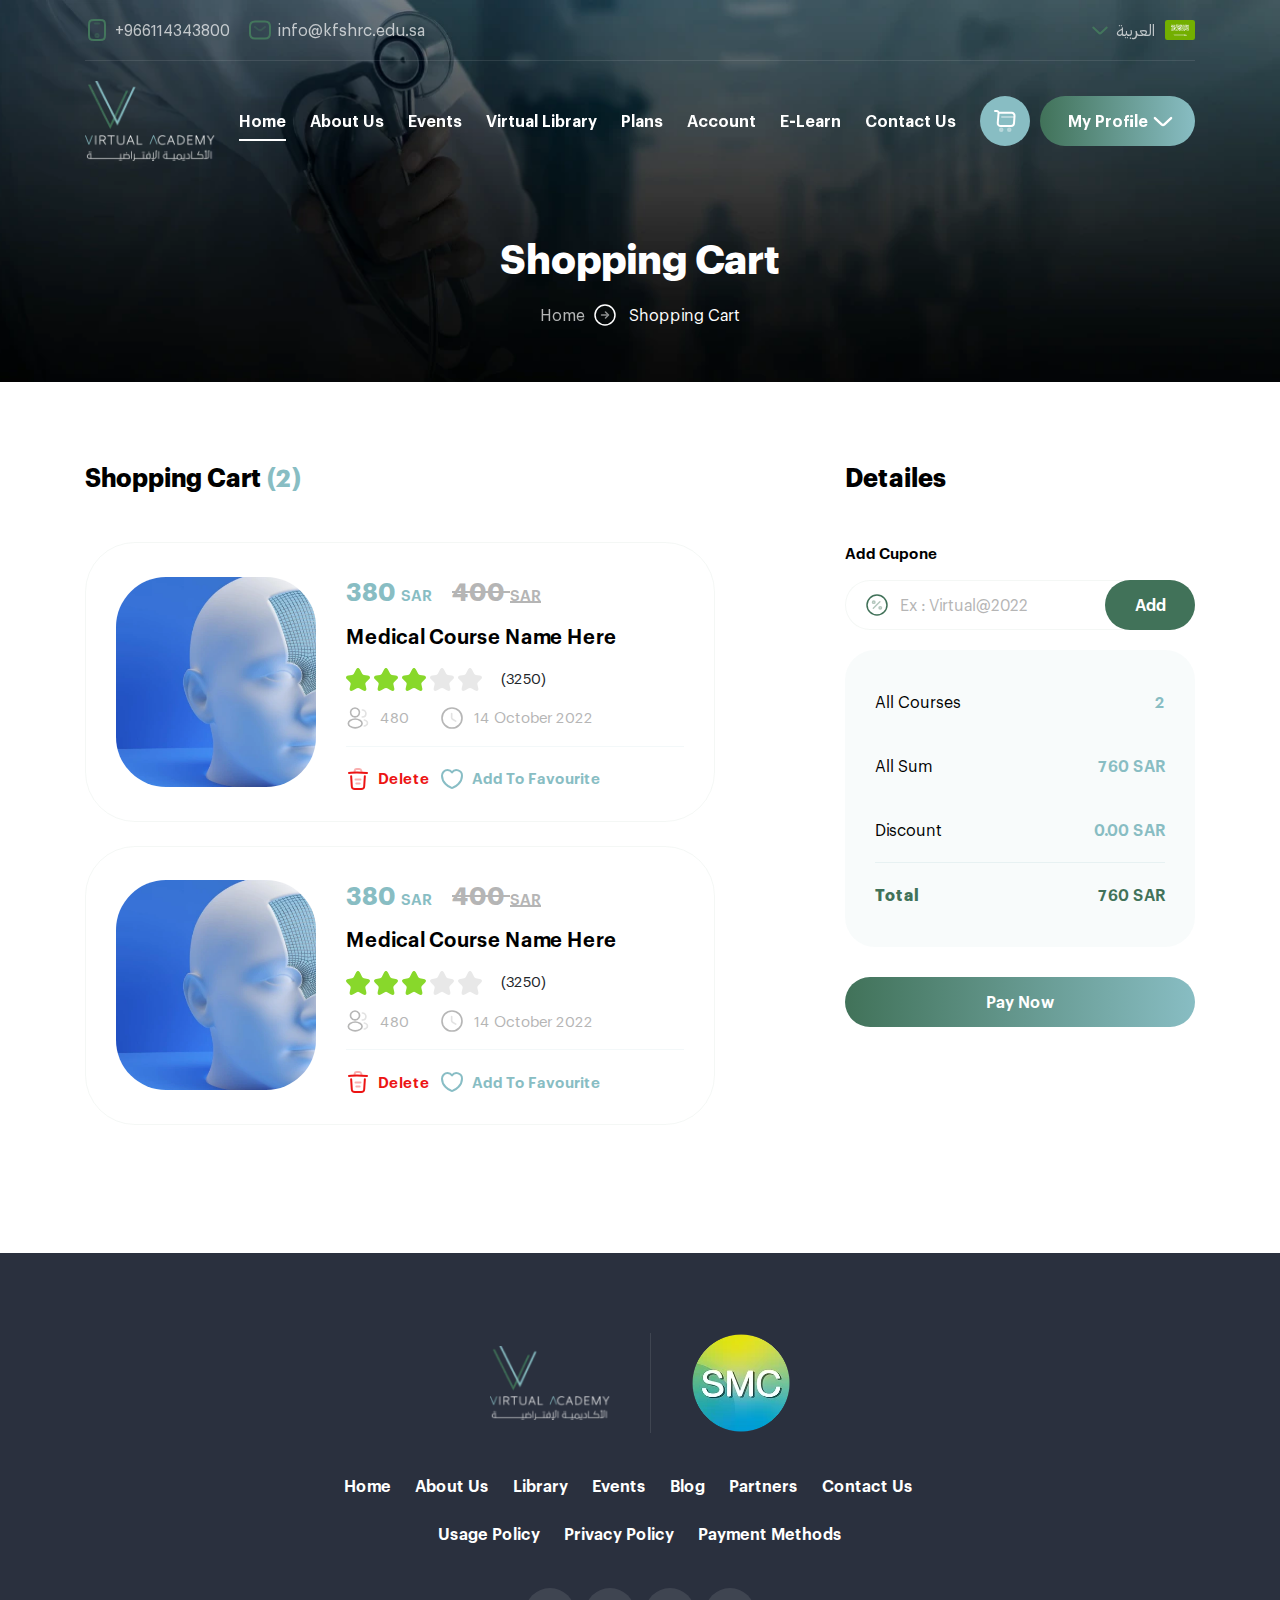
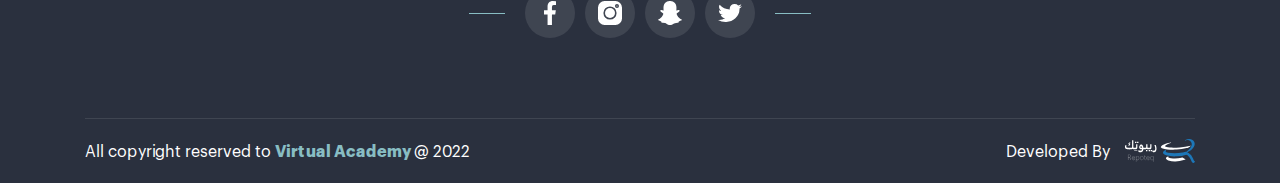
<file: cart.html>
<!DOCTYPE html>
<html>
  <head>
    <meta charset="utf-8" />
    <meta name="description" content="...." />
    <meta name="author" content="misara adel" />
    <meta name="viewport" content="width=device-width, initial-scale=1, shrink-to-fit=no" />
    <title>
      Virtual Academy
    </title>
    <link rel="shortcut icon" href="assets/images/logo/icon.png" type="image/x-icon"/>
    <link rel="stylesheet" href="assets/css/lib/animate.css" />
    <link rel="stylesheet" href="assets/css/lib/jquery.fancybox.css" />
    <link rel="stylesheet" href="assets/css/lib/bootstrap.css" />
    <link rel="stylesheet" href="assets/css/lib/swiper-bundle.min.css" />
    <link rel="stylesheet" href="assets/css/style.css" />
  </head>
  <body>
    <nav class="navbar">
      <div class="container">
        <div class="top-nav">
          <ul class="socail-data">
            <li>
              <a href="#">
                <img src="assets/images/icons/phone.svg" loading="lazy" alt="" />

                <span>
                  +966114343800
                </span>
              </a>
            </li>

            <li>
              <a href="#">
                <img src="assets/images/icons/sms.svg" loading="lazy" alt="" />

                <span>
                  info@kfshrc.edu.sa
                </span>
              </a>
            </li>
          </ul>

          <div class="drop-lang">
            <a href="#" class="lang">
              <span>
                العربية
              </span>

              <img src="assets/images/icons/saudi_arabia.svg" loading="lazy" alt="" />
            </a>
          </div>
        </div>
        
        <div class="center-nav">
          <div class="hamburger">
            <span class="line"></span>
            <span class="line"></span>
            <span class="line"></span>
          </div>

          <a href="index.html" class="brand-name">
            <img src="assets/images/logo/logo.webp" class="fixed-logo" loading="lazy" alt="" />
            <img src="assets/images/logo/scroll-logo.png" class="scroll-logo" loading="lazy" alt="" />
          </a>

          <ul class="navbar-nav">
            <li class="nav-item">
              <a href="index.html" class="nav-link active">
                Home
              </a>
            </li>

            <li class="nav-item">
              <a href="about.html" class="nav-link">
                About Us
              </a>
            </li>

            <li class="nav-item">
              <a href="events.html" class="nav-link">
                Events
              </a>
            </li>

            <li class="nav-item">
              <a href="#" class="nav-link">
                Virtual Library
              </a>
            </li>

            <li class="nav-item">
              <a href="#" class="nav-link">
                Plans
              </a>
            </li>

            <li class="nav-item">
              <a href="#" class="nav-link">
                Account
              </a>
            </li>

            <li class="nav-item">
              <a href="#" class="nav-link">
                E-Learn
              </a>
            </li>

            <li class="nav-item">
              <a href="#" class="nav-link">
                Contact Us
              </a>
            </li>
          </ul>

          <div class="button-contain">
            <a href="cart.html" class="cart">
              <img src="assets/images/icons/cart.svg" class="cart-icon" loading="lazy" alt="" />
            </a>

            <div class="profile-popup">
              <a href="#" class="login-btn">
                <img src="assets/images/icons/user.svg" loading="lazy" alt="" />
  
                <span>
                  My Profile
                </span>
              </a>

              <div class="profile-list">
                <a href="#" class="profile">
                  <img src="assets/images/logo/icon.png" loading="lazy" alt="" />

                  <div class="profile-name">
                    <h2>
                      Virtual Academ..
                    </h2>

                    <p>
                      Info@gmail.com
                    </p>
                  </div>
                </a>

                <ul class="list">
                  <li>
                    <a href="my-courses.html">
                      <img src="assets/images/icons/course.svg" loading="lazy" alt="" />

                      <span>
                        My Courses
                      </span>
                    </a>
                  </li>

                  <li>
                    <a href="my-certificates.html">
                      <img src="assets/images/icons/certificates.svg" loading="lazy" alt="" />

                      <span>
                        My Certificates
                      </span>
                    </a>
                  </li>

                  <li>
                    <a href="favourite.html">
                      <img src="assets/images/icons/heart.svg" loading="lazy" alt="" />

                      <span>
                        Favourite
                      </span>
                    </a>
                  </li>

                  <li>
                    <a href="edit-profile.html">
                      <img src="assets/images/icons/edit.svg" loading="lazy" alt="" />

                      <span>
                        Edit Profile
                      </span>
                    </a>
                  </li>
                </ul>

                <a href="#" class="logout">
                  <span>
                    Logout
                  </span>
                </a>
              </div>
            </div>
          </div>
        </div>
      </div>
    </nav>

    <main>
      <section class="sub-header">
        <div class="container">
          <div class="row">
            <div class="col-lg-6 col-12 mx-auto">
              <div class="contain">
                <h1>
                  Shopping Cart
                </h1>

                <ul class="sub-list">
                  <li>
                    <a href="#">
                      Home
                    </a>
                  </li>

                  <li>
                    <span>
                      Shopping Cart
                    </span>
                  </li>
                </ul>
              </div>
            </div>
          </div>
        </div>
      </section>

      <section class="cart general-section">
        <div class="container">
          <div class="row">
            <div class="col-lg-8 col-12 mb-4">
              <div class="cart-contain">
                <h1 class="head">
                  Shopping Cart
  
                  <span>
                    (2)
                  </span>
                </h1>
  
                <div class="row">
                  <div class="col-12 mb-4">
                    <div class="cart-box">
                      <div class="image-content">
                        <img src="assets/images/courses/course_1.webp" loading="lazy" alt="" />
                      </div>
      
                      <div class="contain">
                        <div class="flex-price">
                          <p class="after">
                            380 
                            <span>
                              SAR
                            </span>
                          </p>
      
                          <p class="before">
                            400 
                            <span>
                              SAR
                            </span>
                          </p>
                        </div>
      
                        <a href="#" class="course-details">
                          Medical Course Name Here
                        </a>
      
                        <ul class="rate">
                          <li>
                            <a href="#" class="active">
                              <img src="assets/images/icons/star.svg" loading="lazy" alt="" />
                            </a>
                          </li>
      
                          <li>
                            <a href="#" class="active">
                              <img src="assets/images/icons/star.svg" loading="lazy" alt="" />
                            </a>
                          </li>
      
                          <li>
                            <a href="#" class="active">
                              <img src="assets/images/icons/star.svg" loading="lazy" alt="" />
                            </a>
                          </li>
      
                          <li>
                            <a href="#">
                              <img src="assets/images/icons/star.svg" loading="lazy" alt="" />
                            </a>
                          </li>
      
                          <li>
                            <a href="#">
                              <img src="assets/images/icons/star.svg" loading="lazy" alt="" />
                            </a>
                          </li>
      
                          <li>
                            <span>
                              (3250)
                            </span>
                          </li>
                        </ul>
      
                        <ul class="course-info">
                          <li>
                            <a href="#">
                              <img src="assets/images/icons/people.svg" loading="lazy" alt="" />
                              
                              <span>
                                480
                              </span>
                            </a>
                          </li>
      
                          <li>
                            <a href="#">
                              <img src="assets/images/icons/clock.svg" loading="lazy" alt="" />
      
                              <span>
                                14 October 2022
                              </span>
                            </a>
                          </li>
                        </ul>
      
                        <div class="flex-button">
                          <a href="#" class="delete-btn">
                            <img src="assets/images/icons/delete.svg" loading="lazy" alt="" />
      
                            <span>
                              Delete 
                            </span>
                          </a>
      
                          <a href="#" class="fav-icon">
                            <img src="assets/images/icons/heart.svg" class="border-icon" loading="lazy" alt="" />
                            <img src="assets/images/icons/fill_heart.svg" class="fill-icon" loading="lazy" alt="" />
      
                            <span>
                              Add To Favourite
                            </span>
                          </a>
                        </div>
                      </div>
                    </div>
                  </div>
  
                  <div class="col-12 mb-4">
                    <div class="cart-box">
                      <div class="image-content">
                        <img src="assets/images/courses/course_1.webp" loading="lazy" alt="" />
                      </div>
      
                      <div class="contain">
                        <div class="flex-price">
                          <p class="after">
                            380 
                            <span>
                              SAR
                            </span>
                          </p>
      
                          <p class="before">
                            400 
                            <span>
                              SAR
                            </span>
                          </p>
                        </div>
      
                        <a href="#" class="course-details">
                          Medical Course Name Here
                        </a>
      
                        <ul class="rate">
                          <li>
                            <a href="#" class="active">
                              <img src="assets/images/icons/star.svg" loading="lazy" alt="" />
                            </a>
                          </li>
      
                          <li>
                            <a href="#" class="active">
                              <img src="assets/images/icons/star.svg" loading="lazy" alt="" />
                            </a>
                          </li>
      
                          <li>
                            <a href="#" class="active">
                              <img src="assets/images/icons/star.svg" loading="lazy" alt="" />
                            </a>
                          </li>
      
                          <li>
                            <a href="#">
                              <img src="assets/images/icons/star.svg" loading="lazy" alt="" />
                            </a>
                          </li>
      
                          <li>
                            <a href="#">
                              <img src="assets/images/icons/star.svg" loading="lazy" alt="" />
                            </a>
                          </li>
      
                          <li>
                            <span>
                              (3250)
                            </span>
                          </li>
                        </ul>
      
                        <ul class="course-info">
                          <li>
                            <a href="#">
                              <img src="assets/images/icons/people.svg" loading="lazy" alt="" />
                              
                              <span>
                                480
                              </span>
                            </a>
                          </li>
      
                          <li>
                            <a href="#">
                              <img src="assets/images/icons/clock.svg" loading="lazy" alt="" />
      
                              <span>
                                14 October 2022
                              </span>
                            </a>
                          </li>
                        </ul>
      
                        <div class="flex-button">
                          <a href="#" class="delete-btn">
                            <img src="assets/images/icons/delete.svg" loading="lazy" alt="" />
      
                            <span>
                              Delete 
                            </span>
                          </a>
      
                          <a href="#" class="fav-icon">
                            <img src="assets/images/icons/heart.svg" class="border-icon" loading="lazy" alt="" />
                            <img src="assets/images/icons/fill_heart.svg" class="fill-icon" loading="lazy" alt="" />
      
                            <span>
                              Add To Favourite
                            </span>
                          </a>
                        </div>
                      </div>
                    </div>
                  </div>
                </div>
              </div>
            </div>

            <div class="col-lg-4 col-12 mb-4">
              <div class="cart-details">
                <h1 class="head">
                  Detailes
                </h1>

                <form class="from-contain">
                  <div class="form-group">
                    <label for="">
                      Add Cupone
                    </label>

                    <div class="form-data">
                      <img src="assets/images/icons/tax.svg" loading="lazy" alt="" />

                      <input type="text" class="form-control" placeholder="Ex : Virtual@2022" />

                      <a href="#" class="add-btn">
                        <span>
                          Add
                        </span>
                      </a>
                    </div>
                  </div>
                </form>

                <ul class="details">
                  <li>
                    <span class="name">
                      All Courses
                    </span>

                    <span class="count">
                      2
                    </span>
                  </li>

                  <li>
                    <span class="name">
                      All Sum
                    </span>

                    <span class="count">
                      760 SAR
                    </span>
                  </li>

                  <li>
                    <span class="name">
                      Discount
                    </span>

                    <span class="count">
                      0.00 SAR
                    </span>
                  </li>

                  <li class="total">
                    <span class="name">
                      Total
                    </span>

                    <span class="count">
                      760 SAR
                    </span>
                  </li>
                </ul>

                <a href="#" class="pay-now">
                  <span>
                    Pay Now
                  </span>
                </a>
              </div>
            </div>
          </div>
        </div>
      </section>
    </main>

    <footer>
      <div class="container">
        <div class="row">
          <div class="col-lg-7 col-12 mx-auto">
            <div class="contain">
              <div class="brand-name">
                <img src="assets/images/logo/logo.webp" class="brand-logo" loading="lazy" alt="" />

                <img src="assets/images/logo/footer_logo.webp" class="hostiptal-logo" loading="lazy" alt="" />
              </div>

              <ul class="footer-links">
                <li>
                  <a href="#">
                    Home
                  </a>
                </li>

                <li>
                  <a href="#">
                    About Us
                  </a>
                </li>

                <li>
                  <a href="#">
                    Library
                  </a>
                </li>

                <li>
                  <a href="#">
                    Events
                  </a>
                </li>

                <li>
                  <a href="#">
                    Blog
                  </a>
                </li>

                <li>
                  <a href="#">
                    Partners
                  </a>
                </li>

                <li>
                  <a href="#">
                    Contact Us
                  </a>
                </li>

                <li>
                  <a href="#">
                    Usage Policy
                  </a>
                </li>

                <li>
                  <a href="#">
                    Privacy Policy
                  </a>
                </li>

                <li>
                  <a href="#">
                    Payment  Methods
                  </a>
                </li>
              </ul>

              <ul class="socail-media">
                <li>
                  <a href="#">
                    <img src="assets/images/footer/facebook.svg" loading="lazy" alt="" />
                  </a>
                </li>

                <li>
                  <a href="#">
                    <img src="assets/images/footer/instagram.svg" loading="lazy" alt="" />
                  </a>
                </li>

                <li>
                  <a href="#">
                    <img src="assets/images/footer/snapchat.svg" loading="lazy" alt="" />
                  </a>
                </li>

                <li>
                  <a href="#">
                    <img src="assets/images/footer/twitter.svg" loading="lazy" alt="" />
                  </a>
                </li>
              </ul>
            </div>
          </div>
        </div>

        <div class="copyrights">
          <p>
            All copyright reserved to 
            <span>
              Virtual Academy
            </span>
            @ 2022
          </p>

          <a href="https://repoteq.com/" target="_blank" class="repotic">
            <span>
              Developed By
            </span>

            <img src="assets/images/footer/repotic.svg" loading="lazy" alt="ريبوتك خيارك الأمثل لمشروعك" />
          </a>
        </div>
      </div>
    </footer>

    <script src="assets/js/lib/jquery4.js"></script>
    <script src="assets/js/lib/jquery-ui.min.js"></script>
    <script src="assets/js/lib/popper.js"></script>
    <script src="assets/js/lib/bootstrap.js"></script>
    <script src="assets/js/lib/swiper-bundle.min.js"></script>
    <script src="assets/js/lib/jquery.fancybox.js"></script>
    <script src="assets/js/main.js"></script>
  </body>
</html>
</file>
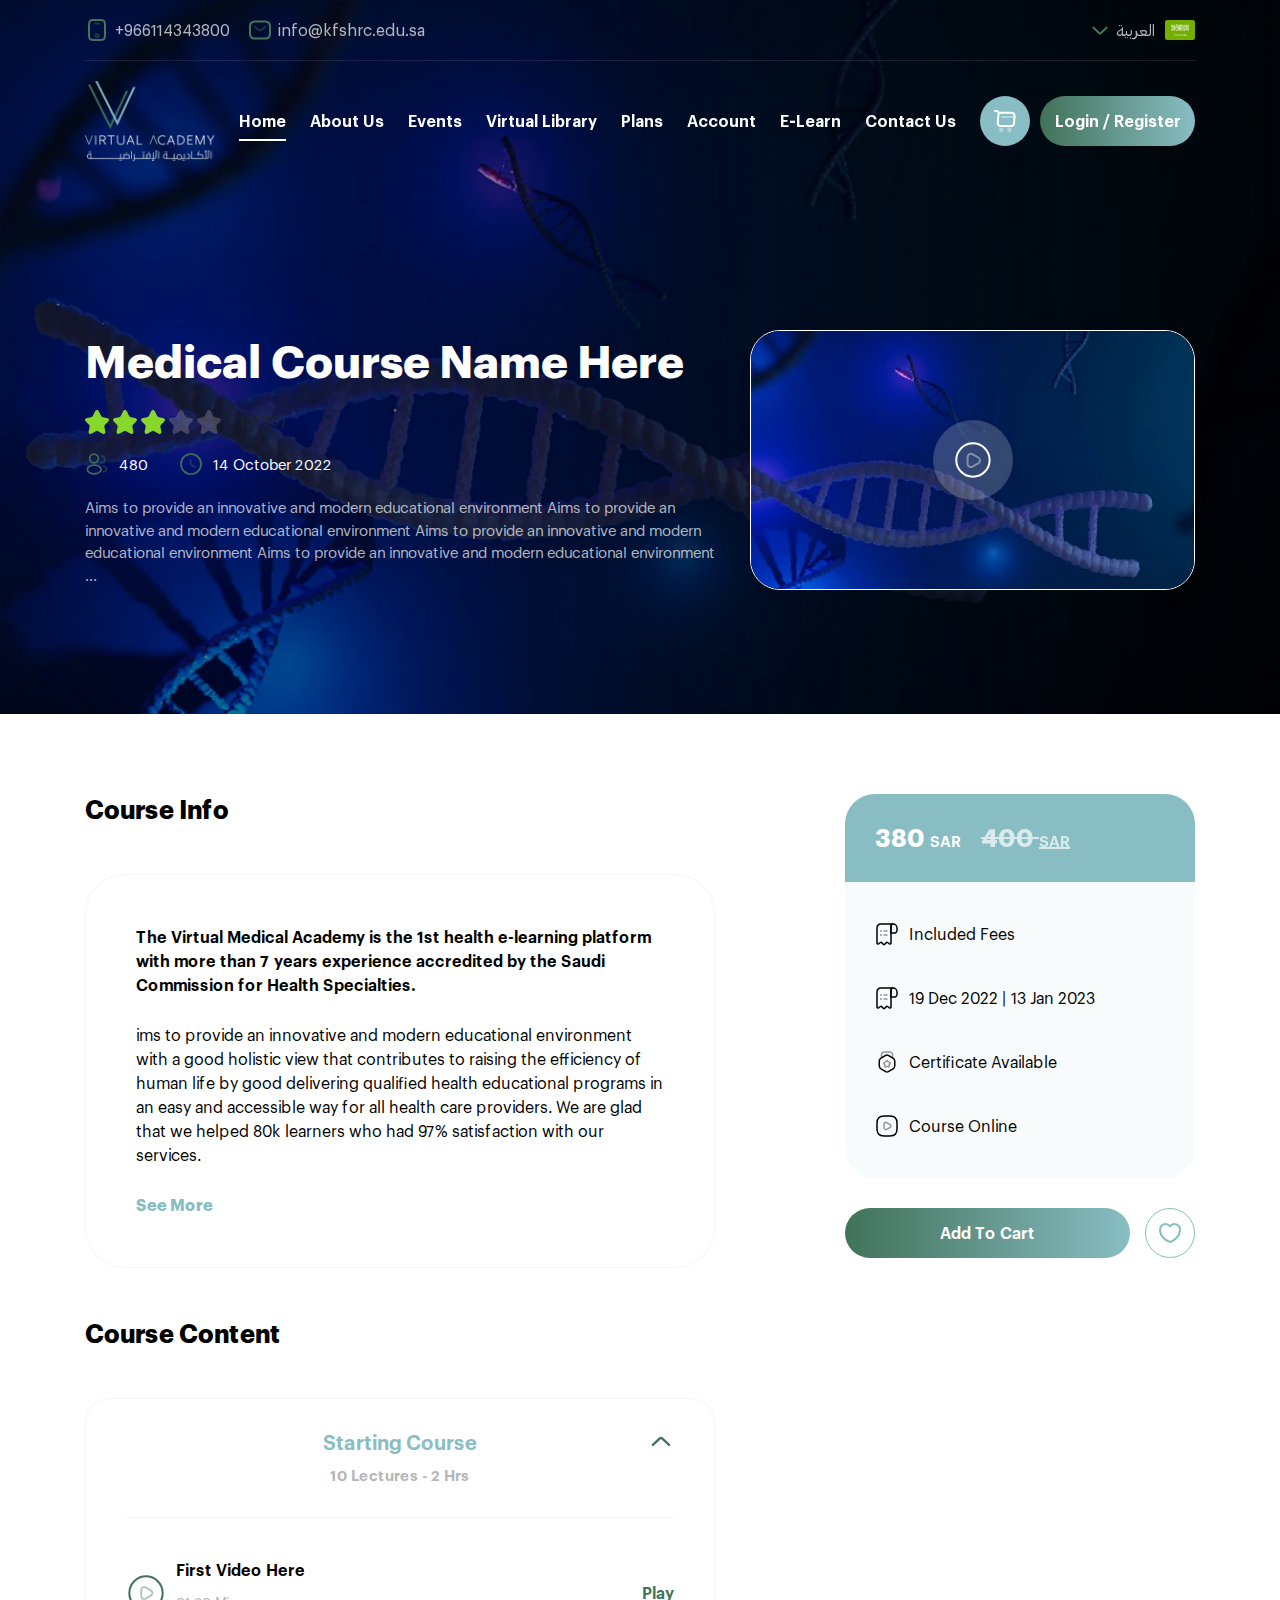
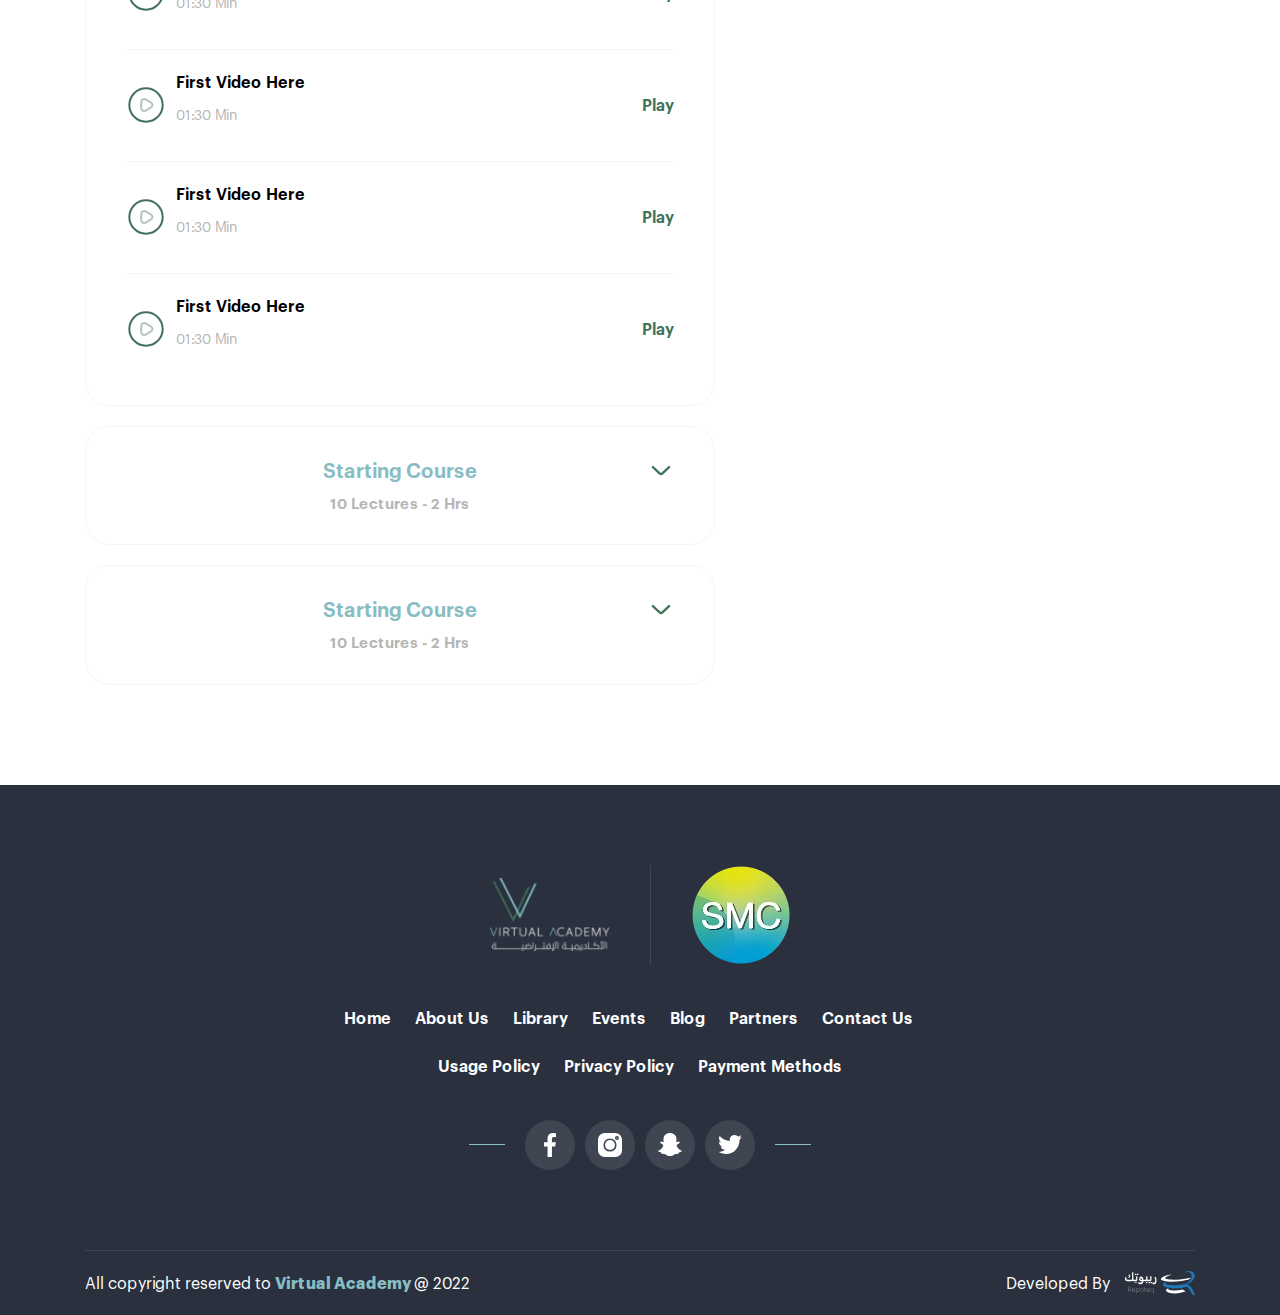
<file: course-details.html>
<!DOCTYPE html>
<html>
  <head>
    <meta charset="utf-8" />
    <meta name="description" content="...." />
    <meta name="author" content="misara adel" />
    <meta name="viewport" content="width=device-width, initial-scale=1, shrink-to-fit=no" />
    <title>
      Virtual Academy
    </title>
    <link rel="shortcut icon" href="assets/images/logo/icon.png" type="image/x-icon"/>
    <link rel="stylesheet" href="assets/css/lib/animate.css" />
    <link rel="stylesheet" href="assets/css/lib/jquery.fancybox.css" />
    <link rel="stylesheet" href="assets/css/lib/bootstrap.css" />
    <link rel="stylesheet" href="assets/css/lib/swiper-bundle.min.css" />
    <link rel="stylesheet" href="assets/css/style.css" />
  </head>
  <body>
    <nav class="navbar">
      <div class="container">
        <div class="top-nav">
          <ul class="socail-data">
            <li>
              <a href="#">
                <img src="assets/images/icons/phone.svg" loading="lazy" alt="" />

                <span>
                  +966114343800
                </span>
              </a>
            </li>

            <li>
              <a href="#">
                <img src="assets/images/icons/sms.svg" loading="lazy" alt="" />

                <span>
                  info@kfshrc.edu.sa
                </span>
              </a>
            </li>
          </ul>

          <div class="drop-lang">
            <a href="#" class="lang">
              <span>
                العربية
              </span>

              <img src="assets/images/icons/saudi_arabia.svg" loading="lazy" alt="" />
            </a>
          </div>
        </div>
        
        <div class="center-nav">
          <div class="hamburger">
            <span class="line"></span>
            <span class="line"></span>
            <span class="line"></span>
          </div>

          <a href="index.html" class="brand-name">
            <img src="assets/images/logo/logo.webp" class="fixed-logo" loading="lazy" alt="" />
            <img src="assets/images/logo/scroll-logo.png" class="scroll-logo" loading="lazy" alt="" />
          </a>

          <ul class="navbar-nav">
            <li class="nav-item">
              <a href="index.html" class="nav-link active">
                Home
              </a>
            </li>

            <li class="nav-item">
              <a href="about.html" class="nav-link">
                About Us
              </a>
            </li>

            <li class="nav-item">
              <a href="#" class="nav-link">
                Events
              </a>
            </li>

            <li class="nav-item">
              <a href="#" class="nav-link">
                Virtual Library
              </a>
            </li>

            <li class="nav-item">
              <a href="#" class="nav-link">
                Plans
              </a>
            </li>

            <li class="nav-item">
              <a href="#" class="nav-link">
                Account
              </a>
            </li>

            <li class="nav-item">
              <a href="#" class="nav-link">
                E-Learn
              </a>
            </li>

            <li class="nav-item">
              <a href="#" class="nav-link">
                Contact Us
              </a>
            </li>
          </ul>

          <div class="button-contain">
            <a href="cart.html" class="cart">
              <img src="assets/images/icons/cart.svg" class="cart-icon" loading="lazy" alt="" />
            </a>

            <a href="login.html" class="login-btn">
              <img src="assets/images/icons/user.svg" loading="lazy" alt="" />

              <span>
                Login / Register
              </span>
            </a>
          </div>
        </div>
      </div>
    </nav>
    
    <main>
      <section class="course-details-header" style="background-image: url('assets/images/courses/course_details.webp');">
        <div class="container">
          <div class="row">
            <div class="col-lg-7 col-12 mb-4">
              <div class="contain">
                <h1>
                  Medical Course Name Here
                </h1>

                <ul class="rate">
                  <li>
                    <a href="#" class="active">
                      <img src="assets/images/icons/star.svg" loading="lazy" alt="" />
                    </a>
                  </li>

                  <li>
                    <a href="#" class="active">
                      <img src="assets/images/icons/star.svg" loading="lazy" alt="" />
                    </a>
                  </li>

                  <li>
                    <a href="#" class="active">
                      <img src="assets/images/icons/star.svg" loading="lazy" alt="" />
                    </a>
                  </li>

                  <li>
                    <a href="#">
                      <img src="assets/images/icons/star.svg" loading="lazy" alt="" />
                    </a>
                  </li>

                  <li>
                    <a href="#">
                      <img src="assets/images/icons/star.svg" loading="lazy" alt="" />
                    </a>
                  </li>

                  <li>
                    <span>
                      (3250)
                    </span>
                  </li>
                </ul>

                <ul class="course-info">
                  <li>
                    <a href="#">
                      <img src="assets/images/icons/people.svg" loading="lazy" alt="" />
                      
                      <span>
                        480
                      </span>
                    </a>
                  </li>

                  <li>
                    <a href="#">
                      <img src="assets/images/icons/clock.svg" loading="lazy" alt="" />

                      <span>
                        14 October 2022
                      </span>
                    </a>
                  </li>
                </ul>

                <p>
                  Aims to provide an innovative and modern educational environment Aims to provide an innovative and modern educational environment Aims to provide an innovative and modern educational environment Aims to provide an innovative and modern educational environment ...
                </p>
              </div>
            </div>

            <div class="col-lg-5 col-12 mb-4">
              <div class="image-content">
                <img src="assets/images/courses/course_2.webp" loading="lazy" alt="" />

                <a href="https://www.youtube.com/watch?v=8aGYx2ayjGs" data-fancybox="" class="video-play">
                  <img src="assets/images/icons/video.svg" loading="lazy" alt="" />
                </a>
              </div>
            </div>
          </div>
        </div>
      </section>

      <section class="course-details-info general-section">
        <div class="container">
          <div class="row">
            <div class="col-lg-8 col-12 order-mobile-1">
              <div class="contain">
                <h1 class="head">
                  Course Info
                </h1>

                <div class="data-contain">
                  <p class="bold-desc">
                    The Virtual Medical Academy is the 1st health e-learning platform with more than 7 years experience accredited by the Saudi Commission for Health Specialties. 
                  </p>

                  <p>
                    ims to provide an innovative and modern educational environment with a good holistic view that contributes to raising the efficiency of human life by good delivering qualified health educational programs in an easy and accessible way for all health care providers. We are glad that we helped 80k learners who had 97% satisfaction with our services. 
                  </p>

                  <a href="#" class="see-more">
                    See More
                  </a>
                </div>

                <h2 class="head">
                  Course Content
                </h2>

                <div class="accordion" id="accordionExample">
                  <div class="card">
                    <div class="card-header" id="headingOne">
                      <button class="btn" type="button" data-toggle="collapse" data-target="#collapseOne" aria-expanded="true" aria-controls="collapseOne">
                        <h2 class="course-name">
                          Starting Course
                        </h2>

                        <p>
                          10 Lectures - 2 Hrs
                        </p>
                      </button>
                    </div>
                
                    <div id="collapseOne" class="collapse show" aria-labelledby="headingOne" data-parent="#accordionExample">
                      <div class="card-body">
                        <ul class="course-list">
                          <li>
                            <div class="data">
                              <img src="assets/images/icons/show-video.svg" loading="lazy" alt="" />

                              <div class="data-name">
                                <p class="title">
                                  First Video Here
                                </p>

                                <p class="time">
                                  01:30 Min
                                </p>
                              </div>
                            </div>

                            <a href="https://www.youtube.com/watch?v=8aGYx2ayjGs" data-fancybox="" class="play">
                              Play
                            </a>
                          </li>

                          <li>
                            <div class="data">
                              <img src="assets/images/icons/show-video.svg" loading="lazy" alt="" />

                              <div class="data-name">
                                <p class="title">
                                  First Video Here
                                </p>

                                <p class="time">
                                  01:30 Min
                                </p>
                              </div>
                            </div>

                            <a href="https://www.youtube.com/watch?v=8aGYx2ayjGs" data-fancybox="" class="play">
                              Play
                            </a>
                          </li>

                          <li>
                            <div class="data">
                              <img src="assets/images/icons/show-video.svg" loading="lazy" alt="" />

                              <div class="data-name">
                                <p class="title">
                                  First Video Here
                                </p>

                                <p class="time">
                                  01:30 Min
                                </p>
                              </div>
                            </div>

                            <a href="https://www.youtube.com/watch?v=8aGYx2ayjGs" data-fancybox="" class="play">
                              Play
                            </a>
                          </li>

                          <li>
                            <div class="data">
                              <img src="assets/images/icons/show-video.svg" loading="lazy" alt="" />

                              <div class="data-name">
                                <p class="title">
                                  First Video Here
                                </p>

                                <p class="time">
                                  01:30 Min
                                </p>
                              </div>
                            </div>

                            <a href="https://www.youtube.com/watch?v=8aGYx2ayjGs" data-fancybox="" class="play">
                              Play
                            </a>
                          </li>
                        </ul>
                      </div>
                    </div>
                  </div>

                  <div class="card">
                    <div class="card-header" id="headingTwo">
                      <button class="btn collapsed" type="button" data-toggle="collapse" data-target="#collapseTwo" aria-expanded="false" aria-controls="collapseTwo">
                        <h2 class="course-name">
                          Starting Course
                        </h2>

                        <p>
                          10 Lectures - 2 Hrs
                        </p>
                      </button>
                    </div>
                    <div id="collapseTwo" class="collapse" aria-labelledby="headingTwo" data-parent="#accordionExample">
                      <div class="card-body">
                        <ul class="course-list">
                          <li>
                            <div class="data">
                              <img src="assets/images/icons/show-video.svg" loading="lazy" alt="" />

                              <div class="data-name">
                                <p class="title">
                                  First Video Here
                                </p>

                                <p class="time">
                                  01:30 Min
                                </p>
                              </div>
                            </div>

                            <a href="https://www.youtube.com/watch?v=8aGYx2ayjGs" data-fancybox="" class="play">
                              Play
                            </a>
                          </li>

                          <li>
                            <div class="data">
                              <img src="assets/images/icons/show-video.svg" loading="lazy" alt="" />

                              <div class="data-name">
                                <p class="title">
                                  First Video Here
                                </p>

                                <p class="time">
                                  01:30 Min
                                </p>
                              </div>
                            </div>

                            <a href="https://www.youtube.com/watch?v=8aGYx2ayjGs" data-fancybox="" class="play">
                              Play
                            </a>
                          </li>

                          <li>
                            <div class="data">
                              <img src="assets/images/icons/show-video.svg" loading="lazy" alt="" />

                              <div class="data-name">
                                <p class="title">
                                  First Video Here
                                </p>

                                <p class="time">
                                  01:30 Min
                                </p>
                              </div>
                            </div>

                            <a href="https://www.youtube.com/watch?v=8aGYx2ayjGs" data-fancybox="" class="play">
                              Play
                            </a>
                          </li>

                          <li>
                            <div class="data">
                              <img src="assets/images/icons/show-video.svg" loading="lazy" alt="" />

                              <div class="data-name">
                                <p class="title">
                                  First Video Here
                                </p>

                                <p class="time">
                                  01:30 Min
                                </p>
                              </div>
                            </div>

                            <a href="https://www.youtube.com/watch?v=8aGYx2ayjGs" data-fancybox="" class="play">
                              Play
                            </a>
                          </li>
                        </ul>
                      </div>
                    </div>
                  </div>

                  <div class="card">
                    <div class="card-header" id="headingThree">
                      <button class="btn  collapsed" type="button" data-toggle="collapse" data-target="#collapseThree" aria-expanded="false" aria-controls="collapseThree">
                        <h2 class="course-name">
                          Starting Course
                        </h2>

                        <p>
                          10 Lectures - 2 Hrs
                        </p>
                      </button>
                    </div>

                    <div id="collapseThree" class="collapse" aria-labelledby="headingThree" data-parent="#accordionExample">
                      <div class="card-body">
                        <ul class="course-list">
                          <li>
                            <div class="data">
                              <img src="assets/images/icons/show-video.svg" loading="lazy" alt="" />

                              <div class="data-name">
                                <p class="title">
                                  First Video Here
                                </p>

                                <p class="time">
                                  01:30 Min
                                </p>
                              </div>
                            </div>

                            <a href="https://www.youtube.com/watch?v=8aGYx2ayjGs" data-fancybox="" class="play">
                              Play
                            </a>
                          </li>

                          <li>
                            <div class="data">
                              <img src="assets/images/icons/show-video.svg" loading="lazy" alt="" />

                              <div class="data-name">
                                <p class="title">
                                  First Video Here
                                </p>

                                <p class="time">
                                  01:30 Min
                                </p>
                              </div>
                            </div>

                            <a href="https://www.youtube.com/watch?v=8aGYx2ayjGs" data-fancybox="" class="play">
                              Play
                            </a>
                          </li>

                          <li>
                            <div class="data">
                              <img src="assets/images/icons/show-video.svg" loading="lazy" alt="" />

                              <div class="data-name">
                                <p class="title">
                                  First Video Here
                                </p>

                                <p class="time">
                                  01:30 Min
                                </p>
                              </div>
                            </div>

                            <a href="https://www.youtube.com/watch?v=8aGYx2ayjGs" data-fancybox="" class="play">
                              Play
                            </a>
                          </li>

                          <li>
                            <div class="data">
                              <img src="assets/images/icons/show-video.svg" loading="lazy" alt="" />

                              <div class="data-name">
                                <p class="title">
                                  First Video Here
                                </p>

                                <p class="time">
                                  01:30 Min
                                </p>
                              </div>
                            </div>

                            <a href="https://www.youtube.com/watch?v=8aGYx2ayjGs" data-fancybox="" class="play">
                              Play
                            </a>
                          </li>
                        </ul>
                      </div>
                    </div>
                  </div>
                </div>
              </div>
            </div>

            <div class="col-lg-4 col-12 mb-4 order-mobile-0">
              <div class="course-statistic">
                <div class="flex-price">
                  <p class="after">
                    380 
                    <span>
                      SAR
                    </span>
                  </p>

                  <p class="before">
                    400 
                    <span>
                      SAR
                    </span>
                  </p>
                </div>

                <ul class="list">
                  <li>
                    <a href="#">
                      <img src="assets/images/icons/file.svg" loading="lazy" alt="" />

                      <span>
                        Included Fees
                      </span>
                    </a>
                  </li>

                  <li>
                    <a href="#">
                      <img src="assets/images/icons/file.svg" loading="lazy" alt="" />

                      <span>
                        19 Dec 2022 | 13 Jan 2023
                      </span>
                    </a>
                  </li>

                  <li>
                    <a href="#">
                      <img src="assets/images/icons/certificate_course.svg" loading="lazy" alt="" />

                      <span>
                        Certificate Available
                      </span>
                    </a>
                  </li>

                  <li>
                    <a href="#">
                      <img src="assets/images/icons/video_icon.svg" loading="lazy" alt="" />

                      <span>
                        Course Online
                      </span>
                    </a>
                  </li>
                </ul>
              </div>

              <div class="button-contain">
                <button class="add-to-cart">
                  <span>
                    Add To Cart
                  </span>
                </button>

                <a href="#" class="fav-icon">
                  <img src="assets/images/icons/heart.svg" class="border-icon" loading="lazy" alt="" />
                  <img src="assets/images/icons/fill_heart.svg" class="fill-icon" loading="lazy" alt="" />
                </a>
              </div>
            </div>
          </div>
        </div>
      </section>
    </main>

    <footer>
      <div class="container">
        <div class="row">
          <div class="col-lg-7 col-12 mx-auto">
            <div class="contain">
              <div class="brand-name">
                <img src="assets/images/logo/logo.webp" class="brand-logo" loading="lazy" alt="" />

                <img src="assets/images/logo/footer_logo.webp" class="hostiptal-logo" loading="lazy" alt="" />
              </div>

              <ul class="footer-links">
                <li>
                  <a href="#">
                    Home
                  </a>
                </li>

                <li>
                  <a href="#">
                    About Us
                  </a>
                </li>

                <li>
                  <a href="#">
                    Library
                  </a>
                </li>

                <li>
                  <a href="#">
                    Events
                  </a>
                </li>

                <li>
                  <a href="#">
                    Blog
                  </a>
                </li>

                <li>
                  <a href="#">
                    Partners
                  </a>
                </li>

                <li>
                  <a href="#">
                    Contact Us
                  </a>
                </li>

                <li>
                  <a href="#">
                    Usage Policy
                  </a>
                </li>

                <li>
                  <a href="#">
                    Privacy Policy
                  </a>
                </li>

                <li>
                  <a href="#">
                    Payment  Methods
                  </a>
                </li>
              </ul>

              <ul class="socail-media">
                <li>
                  <a href="#">
                    <img src="assets/images/footer/facebook.svg" loading="lazy" alt="" />
                  </a>
                </li>

                <li>
                  <a href="#">
                    <img src="assets/images/footer/instagram.svg" loading="lazy" alt="" />
                  </a>
                </li>

                <li>
                  <a href="#">
                    <img src="assets/images/footer/snapchat.svg" loading="lazy" alt="" />
                  </a>
                </li>

                <li>
                  <a href="#">
                    <img src="assets/images/footer/twitter.svg" loading="lazy" alt="" />
                  </a>
                </li>
              </ul>
            </div>
          </div>
        </div>

        <div class="copyrights">
          <p>
            All copyright reserved to 
            <span>
              Virtual Academy
            </span>
            @ 2022
          </p>

          <a href="https://repoteq.com/" target="_blank" class="repotic">
            <span>
              Developed By
            </span>

            <img src="assets/images/footer/repotic.svg" loading="lazy" alt="ريبوتك خيارك الأمثل لمشروعك" />
          </a>
        </div>
      </div>
    </footer>

    <script src="assets/js/lib/jquery4.js"></script>
    <script src="assets/js/lib/jquery-ui.min.js"></script>
    <script src="assets/js/lib/popper.js"></script>
    <script src="assets/js/lib/bootstrap.js"></script>
    <script src="assets/js/lib/swiper-bundle.min.js"></script>
    <script src="assets/js/lib/jquery.fancybox.js"></script>
    <script src="assets/js/main.js"></script>
  </body>
</html>
</file>
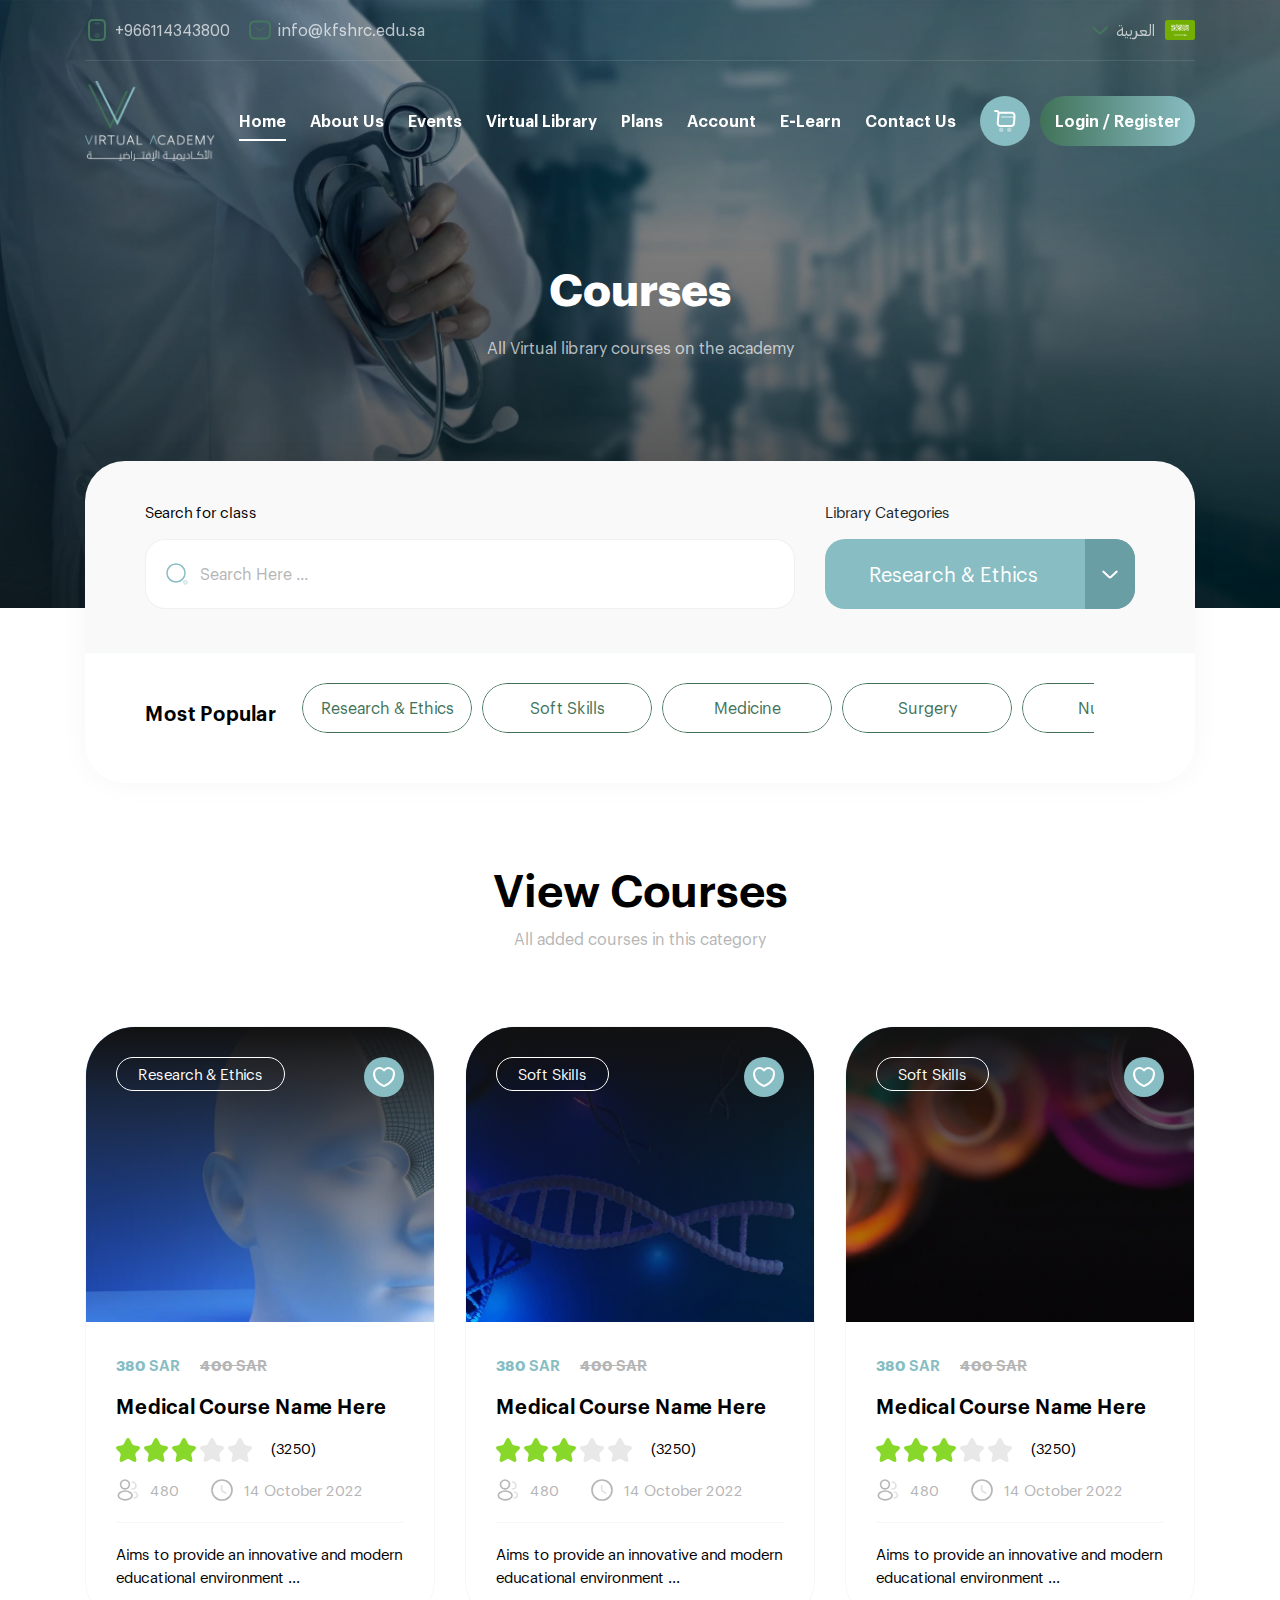
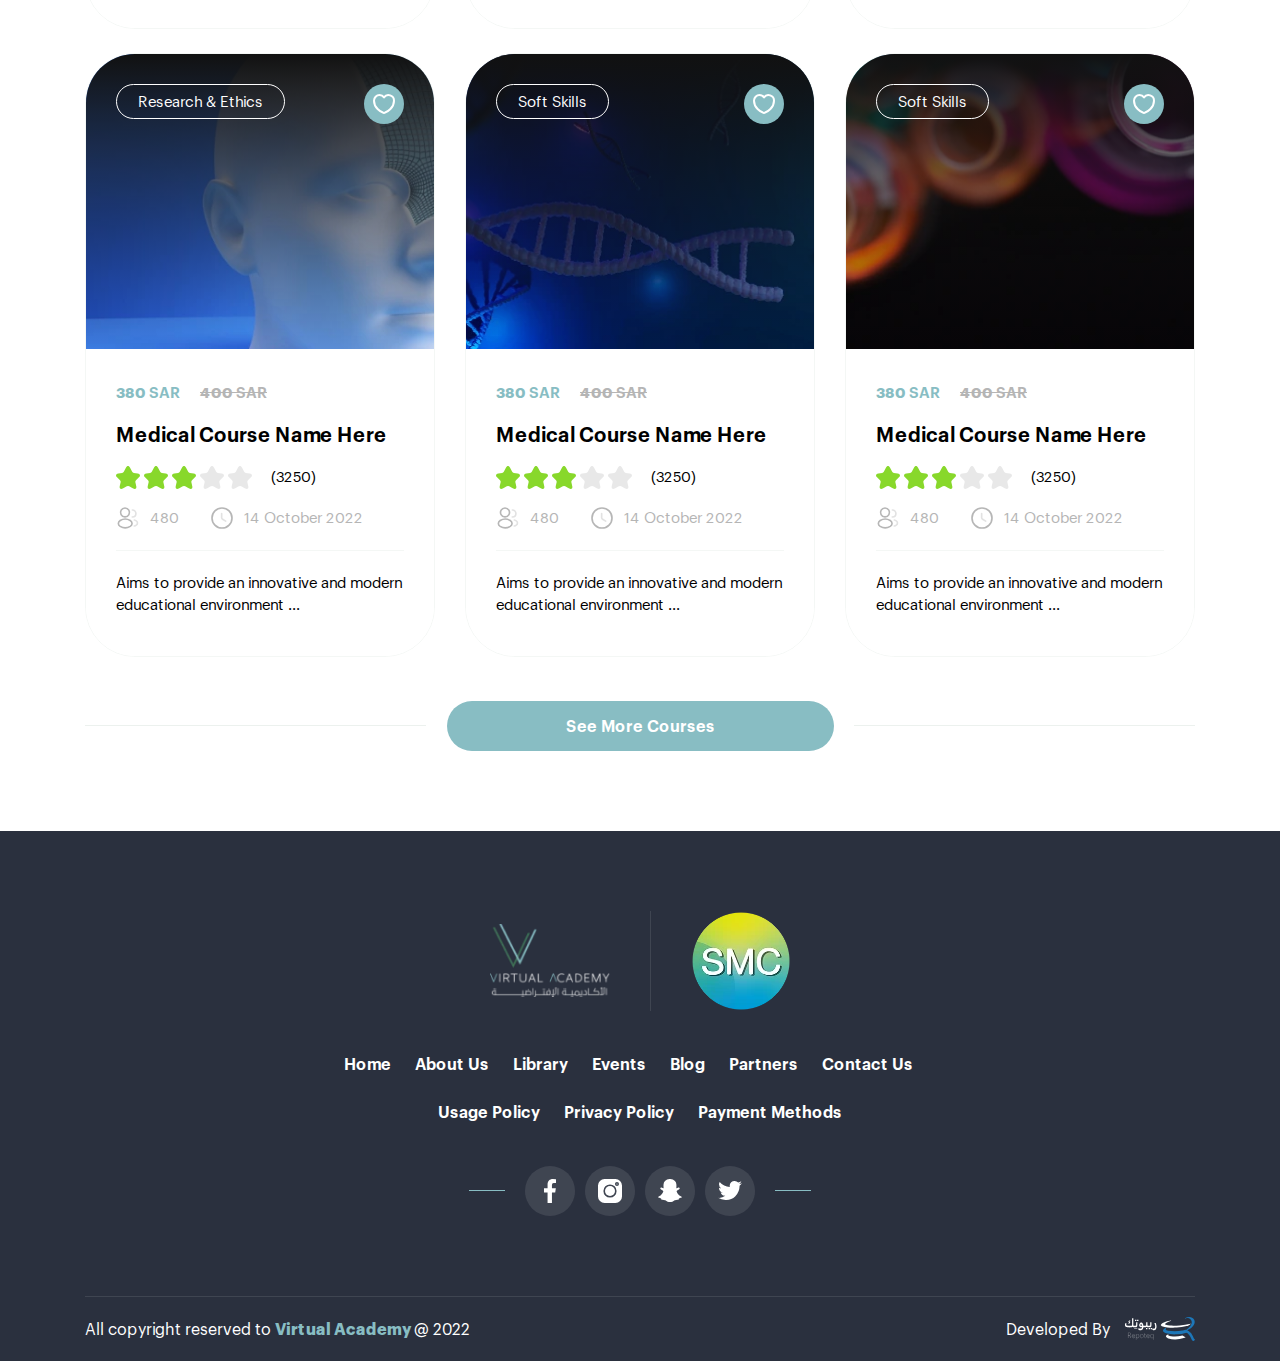
<file: courses.html>
<!DOCTYPE html>
<html>
  <head>
    <meta charset="utf-8" />
    <meta name="description" content="...." />
    <meta name="author" content="misara adel" />
    <meta name="viewport" content="width=device-width, initial-scale=1, shrink-to-fit=no" />
    <title>
      Virtual Academy
    </title>
    <link rel="shortcut icon" href="assets/images/logo/icon.png" type="image/x-icon"/>
    <link rel="stylesheet" href="assets/css/lib/animate.css" />
    <link rel="stylesheet" href="assets/css/lib/jquery.fancybox.css" />
    <link rel="stylesheet" href="assets/css/lib/bootstrap.css" />
    <link rel="stylesheet" href="assets/css/lib/swiper-bundle.min.css" />
    <link rel="stylesheet" href="assets/css/style.css" />
  </head>
  <body>
    <nav class="navbar">
      <div class="container">
        <div class="top-nav">
          <ul class="socail-data">
            <li>
              <a href="#">
                <img src="assets/images/icons/phone.svg" loading="lazy" alt="" />

                <span>
                  +966114343800
                </span>
              </a>
            </li>

            <li>
              <a href="#">
                <img src="assets/images/icons/sms.svg" loading="lazy" alt="" />

                <span>
                  info@kfshrc.edu.sa
                </span>
              </a>
            </li>
          </ul>

          <div class="drop-lang">
            <a href="#" class="lang">
              <span>
                العربية
              </span>

              <img src="assets/images/icons/saudi_arabia.svg" loading="lazy" alt="" />
            </a>
          </div>
        </div>
        
        <div class="center-nav">
          <div class="hamburger">
            <span class="line"></span>
            <span class="line"></span>
            <span class="line"></span>
          </div>

          <a href="index.html" class="brand-name">
            <img src="assets/images/logo/logo.webp" class="fixed-logo" loading="lazy" alt="" />
            <img src="assets/images/logo/scroll-logo.png" class="scroll-logo" loading="lazy" alt="" />
          </a>

          <ul class="navbar-nav">
            <li class="nav-item">
              <a href="index.html" class="nav-link active">
                Home
              </a>
            </li>

            <li class="nav-item">
              <a href="about.html" class="nav-link">
                About Us
              </a>
            </li>

            <li class="nav-item">
              <a href="events.html" class="nav-link">
                Events
              </a>
            </li>

            <li class="nav-item">
              <a href="#" class="nav-link">
                Virtual Library
              </a>
            </li>

            <li class="nav-item">
              <a href="#" class="nav-link">
                Plans
              </a>
            </li>

            <li class="nav-item">
              <a href="#" class="nav-link">
                Account
              </a>
            </li>

            <li class="nav-item">
              <a href="#" class="nav-link">
                E-Learn
              </a>
            </li>

            <li class="nav-item">
              <a href="#" class="nav-link">
                Contact Us
              </a>
            </li>
          </ul>

          <div class="button-contain">
            <a href="cart.html" class="cart">
              <img src="assets/images/icons/cart.svg" class="cart-icon" loading="lazy" alt="" />
            </a>

            <a href="login.html" class="login-btn">
              <img src="assets/images/icons/user.svg" loading="lazy" alt="" />

              <span>
                Login / Register
              </span>
            </a>
          </div>
        </div>
      </div>
    </nav>
    
    <main>
      <header>
        <div class="container">
          <div class="row">
            <div class="col-lg-6 col-12 mx-auto">
              <div class="contain">
                <h1>
                  Courses
                </h1>

                <p>
                  All Virtual  library courses on the academy
                </p>
              </div>
            </div>
          </div>
        </div>
      </header>

      <section class="search-course">
        <div class="container">
          <div class="contain">
            <div class="filter-contain">
              <div class="row">
                <div class="col-lg-8 col-12 mb-2">
                  <form class="from-contain">
                    <div class="form-group">
                      <label for="">
                        Search for class
                      </label>

                      <div class="form-data">
                        <img src="assets/images/icons/search.svg" loading="lazy" alt="" />

                        <input type="text" class="form-control" placeholder="Search Here ..." />
                      </div>
                    </div>
                  </form>
                </div>

                <div class="col-lg-4 col-12 mb-4">
                  <div class="drop-filer">
                    <label for="">
                      Library Categories
                    </label>

                    <a href="#" class="search-btn">
                      <span>
                        Research & Ethics
                      </span>
                    </a>
                  </div>
                </div>
              </div>
            </div>

            <div class="filter-data">
              <p>
                Most Popular
              </p>

              <ul class="filter-list">
                <li>
                  <a href="#">
                    <span>
                      Research & Ethics
                    </span>
                  </a>
                </li>

                <li>
                  <a href="#">
                    <span>
                      Soft Skills
                    </span>
                  </a>
                </li>

                <li>
                  <a href="#">
                    <span>
                      Medicine
                    </span>
                  </a>
                </li>

                <li>
                  <a href="#">
                    <span>
                      Surgery
                    </span>
                  </a>
                </li>

                <li>
                  <a href="#">
                    <span>
                      Nursing
                    </span>
                  </a>
                </li>
              </ul>
            </div>
          </div>
        </div>
      </section>

      <section class="courses general-section">
        <div class="container">
          <div class="heading">
            <h1>
              View Courses
            </h1>

            <p>
              All added courses in this category
            </p>
          </div>

          <div class="row">
            <div class="col-lg-4 col-12 mb-4">
              <div class="course-box">
                <div class="front-box">
                  <div class="image-content">
                    <img src="assets/images/courses/course_1.webp" class="course-img" loading="lazy" alt="" />

                    <a href="#" class="fav-icon">
                      <img src="assets/images/icons/heart.svg" class="border-icon" loading="lazy" alt="" />
                      <img src="assets/images/icons/fill_heart.svg" class="fill-icon" loading="lazy" alt="" />
                    </a>

                    <a href="#" class="type">
                      <span>
                        Research & Ethics
                      </span>
                    </a>
                  </div>

                  <div class="contain">
                    <div class="flex-price">
                      <p class="after">
                        380 
                        <span>
                          SAR
                        </span>
                      </p>

                      <p class="before">
                        400 
                        <span>
                          SAR
                        </span>
                      </p>
                    </div>

                    <a href="course-details.html" class="course-details">
                      Medical Course Name Here
                    </a>

                    <ul class="rate">
                      <li>
                        <a href="#" class="active">
                          <img src="assets/images/icons/star.svg" loading="lazy" alt="" />
                        </a>
                      </li>

                      <li>
                        <a href="#" class="active">
                          <img src="assets/images/icons/star.svg" loading="lazy" alt="" />
                        </a>
                      </li>

                      <li>
                        <a href="#" class="active">
                          <img src="assets/images/icons/star.svg" loading="lazy" alt="" />
                        </a>
                      </li>

                      <li>
                        <a href="#">
                          <img src="assets/images/icons/star.svg" loading="lazy" alt="" />
                        </a>
                      </li>

                      <li>
                        <a href="#">
                          <img src="assets/images/icons/star.svg" loading="lazy" alt="" />
                        </a>
                      </li>

                      <li>
                        <span>
                          (3250)
                        </span>
                      </li>
                    </ul>

                    <ul class="course-info">
                      <li>
                        <a href="#">
                          <img src="assets/images/icons/people.svg" loading="lazy" alt="" />
                          
                          <span>
                            480
                          </span>
                        </a>
                      </li>

                      <li>
                        <a href="#">
                          <img src="assets/images/icons/clock.svg" loading="lazy" alt="" />

                          <span>
                            14 October 2022
                          </span>
                        </a>
                      </li>
                    </ul>

                    <p>
                      Aims to provide an innovative and modern educational environment ...
                    </p>
                  </div>
                </div>

                <div class="back-front">
                  <img src="assets/images/courses/course_1.webp" class="course-cover" loading="lazy" alt="" />

                  <div class="data-contain">
                    <div class="flex-price">
                      <p class="after">
                        380 
                        <span>
                          SAR
                        </span>
                      </p>

                      <p class="before">
                        400 
                        <span>
                          SAR
                        </span>
                      </p>
                    </div>

                    <a href="course-details.html" class="course-details">
                      Medical Course Name Here
                    </a>

                    <ul class="rate">
                      <li>
                        <a href="#" class="active">
                          <img src="assets/images/icons/star.svg" loading="lazy" alt="" />
                        </a>
                      </li>

                      <li>
                        <a href="#" class="active">
                          <img src="assets/images/icons/star.svg" loading="lazy" alt="" />
                        </a>
                      </li>

                      <li>
                        <a href="#" class="active">
                          <img src="assets/images/icons/star.svg" loading="lazy" alt="" />
                        </a>
                      </li>

                      <li>
                        <a href="#">
                          <img src="assets/images/icons/star.svg" loading="lazy" alt="" />
                        </a>
                      </li>

                      <li>
                        <a href="#">
                          <img src="assets/images/icons/star.svg" loading="lazy" alt="" />
                        </a>
                      </li>

                      <li>
                        <span>
                          (3250)
                        </span>
                      </li>
                    </ul>
                    
                    <a href="#" class="type">
                      <span>
                        Research & Ethics
                      </span>
                    </a>

                    <ul class="course-info">
                      <li>
                        <a href="#">
                          <img src="assets/images/icons/people.svg" loading="lazy" alt="" />
                          
                          <span>
                            480
                          </span>
                        </a>
                      </li>

                      <li>
                        <a href="#">
                          <img src="assets/images/icons/clock.svg" loading="lazy" alt="" />

                          <span>
                            14 October 2022
                          </span>
                        </a>
                      </li>
                    </ul>

                    <div class="button-contain">
                      <button class="add-to-cart">
                        <span>
                          Add To Cart
                        </span>
                      </button>

                      <a href="#" class="fav-icon">
                        <img src="assets/images/icons/heart.svg" class="border-icon" loading="lazy" alt="" />
                        <img src="assets/images/icons/fill_heart.svg" class="fill-icon" loading="lazy" alt="" />
                      </a>
                    </div>
                  </div>
                </div>
              </div>
            </div>

            <div class="col-lg-4 col-12 mb-4">
              <div class="course-box">
                <div class="front-box">
                  <div class="image-content">
                    <img src="assets/images/courses/course_2.webp" class="course-img" loading="lazy" alt="" />

                    <a href="#" class="fav-icon">
                      <img src="assets/images/icons/heart.svg" class="border-icon" loading="lazy" alt="" />
                      <img src="assets/images/icons/fill_heart.svg" class="fill-icon" loading="lazy" alt="" />
                    </a>

                    <a href="#" class="type">
                      <span>
                        Soft Skills
                      </span>
                    </a>
                  </div>

                  <div class="contain">
                    <div class="flex-price">
                      <p class="after">
                        380 
                        <span>
                          SAR
                        </span>
                      </p>

                      <p class="before">
                        400 
                        <span>
                          SAR
                        </span>
                      </p>
                    </div>

                    <a href="course-details.html" class="course-details">
                      Medical Course Name Here
                    </a>

                    <ul class="rate">
                      <li>
                        <a href="#" class="active">
                          <img src="assets/images/icons/star.svg" loading="lazy" alt="" />
                        </a>
                      </li>

                      <li>
                        <a href="#" class="active">
                          <img src="assets/images/icons/star.svg" loading="lazy" alt="" />
                        </a>
                      </li>

                      <li>
                        <a href="#" class="active">
                          <img src="assets/images/icons/star.svg" loading="lazy" alt="" />
                        </a>
                      </li>

                      <li>
                        <a href="#">
                          <img src="assets/images/icons/star.svg" loading="lazy" alt="" />
                        </a>
                      </li>

                      <li>
                        <a href="#">
                          <img src="assets/images/icons/star.svg" loading="lazy" alt="" />
                        </a>
                      </li>

                      <li>
                        <span>
                          (3250)
                        </span>
                      </li>
                    </ul>

                    <ul class="course-info">
                      <li>
                        <a href="#">
                          <img src="assets/images/icons/people.svg" loading="lazy" alt="" />
                          
                          <span>
                            480
                          </span>
                        </a>
                      </li>

                      <li>
                        <a href="#">
                          <img src="assets/images/icons/clock.svg" loading="lazy" alt="" />

                          <span>
                            14 October 2022
                          </span>
                        </a>
                      </li>
                    </ul>

                    <p>
                      Aims to provide an innovative and modern educational environment ...
                    </p>
                  </div>
                </div>

                <div class="back-front">
                  <img src="assets/images/courses/course_2.webp" class="course-cover" loading="lazy" alt="" />

                  <div class="data-contain">
                    <div class="flex-price">
                      <p class="after">
                        380 
                        <span>
                          SAR
                        </span>
                      </p>

                      <p class="before">
                        400 
                        <span>
                          SAR
                        </span>
                      </p>
                    </div>

                    <a href="course-details.html" class="course-details">
                      Medical Course Name Here
                    </a>

                    <ul class="rate">
                      <li>
                        <a href="#" class="active">
                          <img src="assets/images/icons/star.svg" loading="lazy" alt="" />
                        </a>
                      </li>

                      <li>
                        <a href="#" class="active">
                          <img src="assets/images/icons/star.svg" loading="lazy" alt="" />
                        </a>
                      </li>

                      <li>
                        <a href="#" class="active">
                          <img src="assets/images/icons/star.svg" loading="lazy" alt="" />
                        </a>
                      </li>

                      <li>
                        <a href="#">
                          <img src="assets/images/icons/star.svg" loading="lazy" alt="" />
                        </a>
                      </li>

                      <li>
                        <a href="#">
                          <img src="assets/images/icons/star.svg" loading="lazy" alt="" />
                        </a>
                      </li>

                      <li>
                        <span>
                          (3250)
                        </span>
                      </li>
                    </ul>
                    
                    <a href="#" class="type">
                      <span>
                        Soft Skills
                      </span>
                    </a>

                    <ul class="course-info">
                      <li>
                        <a href="#">
                          <img src="assets/images/icons/people.svg" loading="lazy" alt="" />
                          
                          <span>
                            480
                          </span>
                        </a>
                      </li>

                      <li>
                        <a href="#">
                          <img src="assets/images/icons/clock.svg" loading="lazy" alt="" />

                          <span>
                            14 October 2022
                          </span>
                        </a>
                      </li>
                    </ul>

                    <div class="button-contain">
                      <button class="add-to-cart">
                        <span>
                          Add To Cart
                        </span>
                      </button>

                      <a href="#" class="fav-icon">
                        <img src="assets/images/icons/heart.svg" class="border-icon" loading="lazy" alt="" />
                        <img src="assets/images/icons/fill_heart.svg" class="fill-icon" loading="lazy" alt="" />
                      </a>
                    </div>
                  </div>
                </div>
              </div>
            </div>

            <div class="col-lg-4 col-12 mb-4">
              <div class="course-box">
                <div class="front-box">
                  <div class="image-content">
                    <img src="assets/images/courses/course_3.webp" class="course-img" loading="lazy" alt="" />

                    <a href="#" class="fav-icon">
                      <img src="assets/images/icons/heart.svg" class="border-icon" loading="lazy" alt="" />
                      <img src="assets/images/icons/fill_heart.svg" class="fill-icon" loading="lazy" alt="" />
                    </a>

                    <a href="#" class="type">
                      <span>
                        Soft Skills
                      </span>
                    </a>
                  </div>

                  <div class="contain">
                    <div class="flex-price">
                      <p class="after">
                        380 
                        <span>
                          SAR
                        </span>
                      </p>

                      <p class="before">
                        400 
                        <span>
                          SAR
                        </span>
                      </p>
                    </div>

                    <a href="course-details.html" class="course-details">
                      Medical Course Name Here
                    </a>

                    <ul class="rate">
                      <li>
                        <a href="#" class="active">
                          <img src="assets/images/icons/star.svg" loading="lazy" alt="" />
                        </a>
                      </li>

                      <li>
                        <a href="#" class="active">
                          <img src="assets/images/icons/star.svg" loading="lazy" alt="" />
                        </a>
                      </li>

                      <li>
                        <a href="#" class="active">
                          <img src="assets/images/icons/star.svg" loading="lazy" alt="" />
                        </a>
                      </li>

                      <li>
                        <a href="#">
                          <img src="assets/images/icons/star.svg" loading="lazy" alt="" />
                        </a>
                      </li>

                      <li>
                        <a href="#">
                          <img src="assets/images/icons/star.svg" loading="lazy" alt="" />
                        </a>
                      </li>

                      <li>
                        <span>
                          (3250)
                        </span>
                      </li>
                    </ul>

                    <ul class="course-info">
                      <li>
                        <a href="#">
                          <img src="assets/images/icons/people.svg" loading="lazy" alt="" />
                          
                          <span>
                            480
                          </span>
                        </a>
                      </li>

                      <li>
                        <a href="#">
                          <img src="assets/images/icons/clock.svg" loading="lazy" alt="" />

                          <span>
                            14 October 2022
                          </span>
                        </a>
                      </li>
                    </ul>

                    <p>
                      Aims to provide an innovative and modern educational environment ...
                    </p>
                  </div>
                </div>

                <div class="back-front">
                  <img src="assets/images/courses/course_3.webp" class="course-cover" loading="lazy" alt="" />

                  <div class="data-contain">
                    <div class="flex-price">
                      <p class="after">
                        380 
                        <span>
                          SAR
                        </span>
                      </p>

                      <p class="before">
                        400 
                        <span>
                          SAR
                        </span>
                      </p>
                    </div>

                    <a href="course-details.html" class="course-details">
                      Medical Course Name Here
                    </a>

                    <ul class="rate">
                      <li>
                        <a href="#" class="active">
                          <img src="assets/images/icons/star.svg" loading="lazy" alt="" />
                        </a>
                      </li>

                      <li>
                        <a href="#" class="active">
                          <img src="assets/images/icons/star.svg" loading="lazy" alt="" />
                        </a>
                      </li>

                      <li>
                        <a href="#" class="active">
                          <img src="assets/images/icons/star.svg" loading="lazy" alt="" />
                        </a>
                      </li>

                      <li>
                        <a href="#">
                          <img src="assets/images/icons/star.svg" loading="lazy" alt="" />
                        </a>
                      </li>

                      <li>
                        <a href="#">
                          <img src="assets/images/icons/star.svg" loading="lazy" alt="" />
                        </a>
                      </li>

                      <li>
                        <span>
                          (3250)
                        </span>
                      </li>
                    </ul>
                    
                    <a href="#" class="type">
                      <span>
                        Soft Skills
                      </span>
                    </a>

                    <ul class="course-info">
                      <li>
                        <a href="#">
                          <img src="assets/images/icons/people.svg" loading="lazy" alt="" />
                          
                          <span>
                            480
                          </span>
                        </a>
                      </li>

                      <li>
                        <a href="#">
                          <img src="assets/images/icons/clock.svg" loading="lazy" alt="" />

                          <span>
                            14 October 2022
                          </span>
                        </a>
                      </li>
                    </ul>

                    <div class="button-contain">
                      <button class="add-to-cart">
                        <span>
                          Add To Cart
                        </span>
                      </button>

                      <a href="#" class="fav-icon">
                        <img src="assets/images/icons/heart.svg" class="border-icon" loading="lazy" alt="" />
                        <img src="assets/images/icons/fill_heart.svg" class="fill-icon" loading="lazy" alt="" />
                      </a>
                    </div>
                  </div>
                </div>
              </div>
            </div>

            <div class="col-lg-4 col-12 mb-4">
              <div class="course-box">
                <div class="front-box">
                  <div class="image-content">
                    <img src="assets/images/courses/course_1.webp" class="course-img" loading="lazy" alt="" />

                    <a href="#" class="fav-icon">
                      <img src="assets/images/icons/heart.svg" class="border-icon" loading="lazy" alt="" />
                      <img src="assets/images/icons/fill_heart.svg" class="fill-icon" loading="lazy" alt="" />
                    </a>

                    <a href="#" class="type">
                      <span>
                        Research & Ethics
                      </span>
                    </a>
                  </div>

                  <div class="contain">
                    <div class="flex-price">
                      <p class="after">
                        380 
                        <span>
                          SAR
                        </span>
                      </p>

                      <p class="before">
                        400 
                        <span>
                          SAR
                        </span>
                      </p>
                    </div>

                    <a href="course-details.html" class="course-details">
                      Medical Course Name Here
                    </a>

                    <ul class="rate">
                      <li>
                        <a href="#" class="active">
                          <img src="assets/images/icons/star.svg" loading="lazy" alt="" />
                        </a>
                      </li>

                      <li>
                        <a href="#" class="active">
                          <img src="assets/images/icons/star.svg" loading="lazy" alt="" />
                        </a>
                      </li>

                      <li>
                        <a href="#" class="active">
                          <img src="assets/images/icons/star.svg" loading="lazy" alt="" />
                        </a>
                      </li>

                      <li>
                        <a href="#">
                          <img src="assets/images/icons/star.svg" loading="lazy" alt="" />
                        </a>
                      </li>

                      <li>
                        <a href="#">
                          <img src="assets/images/icons/star.svg" loading="lazy" alt="" />
                        </a>
                      </li>

                      <li>
                        <span>
                          (3250)
                        </span>
                      </li>
                    </ul>

                    <ul class="course-info">
                      <li>
                        <a href="#">
                          <img src="assets/images/icons/people.svg" loading="lazy" alt="" />
                          
                          <span>
                            480
                          </span>
                        </a>
                      </li>

                      <li>
                        <a href="#">
                          <img src="assets/images/icons/clock.svg" loading="lazy" alt="" />

                          <span>
                            14 October 2022
                          </span>
                        </a>
                      </li>
                    </ul>

                    <p>
                      Aims to provide an innovative and modern educational environment ...
                    </p>
                  </div>
                </div>

                <div class="back-front">
                  <img src="assets/images/courses/course_1.webp" class="course-cover" loading="lazy" alt="" />

                  <div class="data-contain">
                    <div class="flex-price">
                      <p class="after">
                        380 
                        <span>
                          SAR
                        </span>
                      </p>

                      <p class="before">
                        400 
                        <span>
                          SAR
                        </span>
                      </p>
                    </div>

                    <a href="course-details.html" class="course-details">
                      Medical Course Name Here
                    </a>

                    <ul class="rate">
                      <li>
                        <a href="#" class="active">
                          <img src="assets/images/icons/star.svg" loading="lazy" alt="" />
                        </a>
                      </li>

                      <li>
                        <a href="#" class="active">
                          <img src="assets/images/icons/star.svg" loading="lazy" alt="" />
                        </a>
                      </li>

                      <li>
                        <a href="#" class="active">
                          <img src="assets/images/icons/star.svg" loading="lazy" alt="" />
                        </a>
                      </li>

                      <li>
                        <a href="#">
                          <img src="assets/images/icons/star.svg" loading="lazy" alt="" />
                        </a>
                      </li>

                      <li>
                        <a href="#">
                          <img src="assets/images/icons/star.svg" loading="lazy" alt="" />
                        </a>
                      </li>

                      <li>
                        <span>
                          (3250)
                        </span>
                      </li>
                    </ul>
                    
                    <a href="#" class="type">
                      <span>
                        Research & Ethics
                      </span>
                    </a>

                    <ul class="course-info">
                      <li>
                        <a href="#">
                          <img src="assets/images/icons/people.svg" loading="lazy" alt="" />
                          
                          <span>
                            480
                          </span>
                        </a>
                      </li>

                      <li>
                        <a href="#">
                          <img src="assets/images/icons/clock.svg" loading="lazy" alt="" />

                          <span>
                            14 October 2022
                          </span>
                        </a>
                      </li>
                    </ul>

                    <div class="button-contain">
                      <button class="add-to-cart">
                        <span>
                          Add To Cart
                        </span>
                      </button>

                      <a href="#" class="fav-icon">
                        <img src="assets/images/icons/heart.svg" class="border-icon" loading="lazy" alt="" />
                        <img src="assets/images/icons/fill_heart.svg" class="fill-icon" loading="lazy" alt="" />
                      </a>
                    </div>
                  </div>
                </div>
              </div>
            </div>

            <div class="col-lg-4 col-12 mb-4">
              <div class="course-box">
                <div class="front-box">
                  <div class="image-content">
                    <img src="assets/images/courses/course_2.webp" class="course-img" loading="lazy" alt="" />

                    <a href="#" class="fav-icon">
                      <img src="assets/images/icons/heart.svg" class="border-icon" loading="lazy" alt="" />
                      <img src="assets/images/icons/fill_heart.svg" class="fill-icon" loading="lazy" alt="" />
                    </a>

                    <a href="#" class="type">
                      <span>
                        Soft Skills
                      </span>
                    </a>
                  </div>

                  <div class="contain">
                    <div class="flex-price">
                      <p class="after">
                        380 
                        <span>
                          SAR
                        </span>
                      </p>

                      <p class="before">
                        400 
                        <span>
                          SAR
                        </span>
                      </p>
                    </div>

                    <a href="course-details.html" class="course-details">
                      Medical Course Name Here
                    </a>

                    <ul class="rate">
                      <li>
                        <a href="#" class="active">
                          <img src="assets/images/icons/star.svg" loading="lazy" alt="" />
                        </a>
                      </li>

                      <li>
                        <a href="#" class="active">
                          <img src="assets/images/icons/star.svg" loading="lazy" alt="" />
                        </a>
                      </li>

                      <li>
                        <a href="#" class="active">
                          <img src="assets/images/icons/star.svg" loading="lazy" alt="" />
                        </a>
                      </li>

                      <li>
                        <a href="#">
                          <img src="assets/images/icons/star.svg" loading="lazy" alt="" />
                        </a>
                      </li>

                      <li>
                        <a href="#">
                          <img src="assets/images/icons/star.svg" loading="lazy" alt="" />
                        </a>
                      </li>

                      <li>
                        <span>
                          (3250)
                        </span>
                      </li>
                    </ul>

                    <ul class="course-info">
                      <li>
                        <a href="#">
                          <img src="assets/images/icons/people.svg" loading="lazy" alt="" />
                          
                          <span>
                            480
                          </span>
                        </a>
                      </li>

                      <li>
                        <a href="#">
                          <img src="assets/images/icons/clock.svg" loading="lazy" alt="" />

                          <span>
                            14 October 2022
                          </span>
                        </a>
                      </li>
                    </ul>

                    <p>
                      Aims to provide an innovative and modern educational environment ...
                    </p>
                  </div>
                </div>

                <div class="back-front">
                  <img src="assets/images/courses/course_2.webp" class="course-cover" loading="lazy" alt="" />

                  <div class="data-contain">
                    <div class="flex-price">
                      <p class="after">
                        380 
                        <span>
                          SAR
                        </span>
                      </p>

                      <p class="before">
                        400 
                        <span>
                          SAR
                        </span>
                      </p>
                    </div>

                    <a href="course-details.html" class="course-details">
                      Medical Course Name Here
                    </a>

                    <ul class="rate">
                      <li>
                        <a href="#" class="active">
                          <img src="assets/images/icons/star.svg" loading="lazy" alt="" />
                        </a>
                      </li>

                      <li>
                        <a href="#" class="active">
                          <img src="assets/images/icons/star.svg" loading="lazy" alt="" />
                        </a>
                      </li>

                      <li>
                        <a href="#" class="active">
                          <img src="assets/images/icons/star.svg" loading="lazy" alt="" />
                        </a>
                      </li>

                      <li>
                        <a href="#">
                          <img src="assets/images/icons/star.svg" loading="lazy" alt="" />
                        </a>
                      </li>

                      <li>
                        <a href="#">
                          <img src="assets/images/icons/star.svg" loading="lazy" alt="" />
                        </a>
                      </li>

                      <li>
                        <span>
                          (3250)
                        </span>
                      </li>
                    </ul>
                    
                    <a href="#" class="type">
                      <span>
                        Soft Skills
                      </span>
                    </a>

                    <ul class="course-info">
                      <li>
                        <a href="#">
                          <img src="assets/images/icons/people.svg" loading="lazy" alt="" />
                          
                          <span>
                            480
                          </span>
                        </a>
                      </li>

                      <li>
                        <a href="#">
                          <img src="assets/images/icons/clock.svg" loading="lazy" alt="" />

                          <span>
                            14 October 2022
                          </span>
                        </a>
                      </li>
                    </ul>

                    <div class="button-contain">
                      <button class="add-to-cart">
                        <span>
                          Add To Cart
                        </span>
                      </button>

                      <a href="#" class="fav-icon">
                        <img src="assets/images/icons/heart.svg" class="border-icon" loading="lazy" alt="" />
                        <img src="assets/images/icons/fill_heart.svg" class="fill-icon" loading="lazy" alt="" />
                      </a>
                    </div>
                  </div>
                </div>
              </div>
            </div>

            <div class="col-lg-4 col-12 mb-4">
              <div class="course-box">
                <div class="front-box">
                  <div class="image-content">
                    <img src="assets/images/courses/course_3.webp" class="course-img" loading="lazy" alt="" />

                    <a href="#" class="fav-icon">
                      <img src="assets/images/icons/heart.svg" class="border-icon" loading="lazy" alt="" />
                      <img src="assets/images/icons/fill_heart.svg" class="fill-icon" loading="lazy" alt="" />
                    </a>

                    <a href="#" class="type">
                      <span>
                        Soft Skills
                      </span>
                    </a>
                  </div>

                  <div class="contain">
                    <div class="flex-price">
                      <p class="after">
                        380 
                        <span>
                          SAR
                        </span>
                      </p>

                      <p class="before">
                        400 
                        <span>
                          SAR
                        </span>
                      </p>
                    </div>

                    <a href="course-details.html" class="course-details">
                      Medical Course Name Here
                    </a>

                    <ul class="rate">
                      <li>
                        <a href="#" class="active">
                          <img src="assets/images/icons/star.svg" loading="lazy" alt="" />
                        </a>
                      </li>

                      <li>
                        <a href="#" class="active">
                          <img src="assets/images/icons/star.svg" loading="lazy" alt="" />
                        </a>
                      </li>

                      <li>
                        <a href="#" class="active">
                          <img src="assets/images/icons/star.svg" loading="lazy" alt="" />
                        </a>
                      </li>

                      <li>
                        <a href="#">
                          <img src="assets/images/icons/star.svg" loading="lazy" alt="" />
                        </a>
                      </li>

                      <li>
                        <a href="#">
                          <img src="assets/images/icons/star.svg" loading="lazy" alt="" />
                        </a>
                      </li>

                      <li>
                        <span>
                          (3250)
                        </span>
                      </li>
                    </ul>

                    <ul class="course-info">
                      <li>
                        <a href="#">
                          <img src="assets/images/icons/people.svg" loading="lazy" alt="" />
                          
                          <span>
                            480
                          </span>
                        </a>
                      </li>

                      <li>
                        <a href="#">
                          <img src="assets/images/icons/clock.svg" loading="lazy" alt="" />

                          <span>
                            14 October 2022
                          </span>
                        </a>
                      </li>
                    </ul>

                    <p>
                      Aims to provide an innovative and modern educational environment ...
                    </p>
                  </div>
                </div>

                <div class="back-front">
                  <img src="assets/images/courses/course_3.webp" class="course-cover" loading="lazy" alt="" />

                  <div class="data-contain">
                    <div class="flex-price">
                      <p class="after">
                        380 
                        <span>
                          SAR
                        </span>
                      </p>

                      <p class="before">
                        400 
                        <span>
                          SAR
                        </span>
                      </p>
                    </div>

                    <a href="course-details.html" class="course-details">
                      Medical Course Name Here
                    </a>

                    <ul class="rate">
                      <li>
                        <a href="#" class="active">
                          <img src="assets/images/icons/star.svg" loading="lazy" alt="" />
                        </a>
                      </li>

                      <li>
                        <a href="#" class="active">
                          <img src="assets/images/icons/star.svg" loading="lazy" alt="" />
                        </a>
                      </li>

                      <li>
                        <a href="#" class="active">
                          <img src="assets/images/icons/star.svg" loading="lazy" alt="" />
                        </a>
                      </li>

                      <li>
                        <a href="#">
                          <img src="assets/images/icons/star.svg" loading="lazy" alt="" />
                        </a>
                      </li>

                      <li>
                        <a href="#">
                          <img src="assets/images/icons/star.svg" loading="lazy" alt="" />
                        </a>
                      </li>

                      <li>
                        <span>
                          (3250)
                        </span>
                      </li>
                    </ul>
                    
                    <a href="#" class="type">
                      <span>
                        Soft Skills
                      </span>
                    </a>

                    <ul class="course-info">
                      <li>
                        <a href="#">
                          <img src="assets/images/icons/people.svg" loading="lazy" alt="" />
                          
                          <span>
                            480
                          </span>
                        </a>
                      </li>

                      <li>
                        <a href="#">
                          <img src="assets/images/icons/clock.svg" loading="lazy" alt="" />

                          <span>
                            14 October 2022
                          </span>
                        </a>
                      </li>
                    </ul>

                    <div class="button-contain">
                      <button class="add-to-cart">
                        <span>
                          Add To Cart
                        </span>
                      </button>

                      <a href="#" class="fav-icon">
                        <img src="assets/images/icons/heart.svg" class="border-icon" loading="lazy" alt="" />
                        <img src="assets/images/icons/fill_heart.svg" class="fill-icon" loading="lazy" alt="" />
                      </a>
                    </div>
                  </div>
                </div>
              </div>
            </div>

            <div class="col-12">
              <div class="button-contain">
                <a href="#" class="custom-btn">
                  <span>
                    See More Courses
                  </span>
                </a>
              </div>
            </div>
          </div>
        </div>
      </section>
    </main>

    <footer>
      <div class="container">
        <div class="row">
          <div class="col-lg-7 col-12 mx-auto">
            <div class="contain">
              <div class="brand-name">
                <img src="assets/images/logo/logo.webp" class="brand-logo" loading="lazy" alt="" />

                <img src="assets/images/logo/footer_logo.webp" class="hostiptal-logo" loading="lazy" alt="" />
              </div>

              <ul class="footer-links">
                <li>
                  <a href="#">
                    Home
                  </a>
                </li>

                <li>
                  <a href="#">
                    About Us
                  </a>
                </li>

                <li>
                  <a href="#">
                    Library
                  </a>
                </li>

                <li>
                  <a href="#">
                    Events
                  </a>
                </li>

                <li>
                  <a href="#">
                    Blog
                  </a>
                </li>

                <li>
                  <a href="#">
                    Partners
                  </a>
                </li>

                <li>
                  <a href="#">
                    Contact Us
                  </a>
                </li>

                <li>
                  <a href="#">
                    Usage Policy
                  </a>
                </li>

                <li>
                  <a href="#">
                    Privacy Policy
                  </a>
                </li>

                <li>
                  <a href="#">
                    Payment  Methods
                  </a>
                </li>
              </ul>

              <ul class="socail-media">
                <li>
                  <a href="#">
                    <img src="assets/images/footer/facebook.svg" loading="lazy" alt="" />
                  </a>
                </li>

                <li>
                  <a href="#">
                    <img src="assets/images/footer/instagram.svg" loading="lazy" alt="" />
                  </a>
                </li>

                <li>
                  <a href="#">
                    <img src="assets/images/footer/snapchat.svg" loading="lazy" alt="" />
                  </a>
                </li>

                <li>
                  <a href="#">
                    <img src="assets/images/footer/twitter.svg" loading="lazy" alt="" />
                  </a>
                </li>
              </ul>
            </div>
          </div>
        </div>

        <div class="copyrights">
          <p>
            All copyright reserved to 
            <span>
              Virtual Academy
            </span>
            @ 2022
          </p>

          <a href="https://repoteq.com/" target="_blank" class="repotic">
            <span>
              Developed By
            </span>

            <img src="assets/images/footer/repotic.svg" loading="lazy" alt="ريبوتك خيارك الأمثل لمشروعك" />
          </a>
        </div>
      </div>
    </footer>

    <script src="assets/js/lib/jquery4.js"></script>
    <script src="assets/js/lib/jquery-ui.min.js"></script>
    <script src="assets/js/lib/popper.js"></script>
    <script src="assets/js/lib/bootstrap.js"></script>
    <script src="assets/js/lib/swiper-bundle.min.js"></script>
    <script src="assets/js/lib/jquery.fancybox.js"></script>
    <script src="assets/js/main.js"></script>
  </body>
</html>
</file>
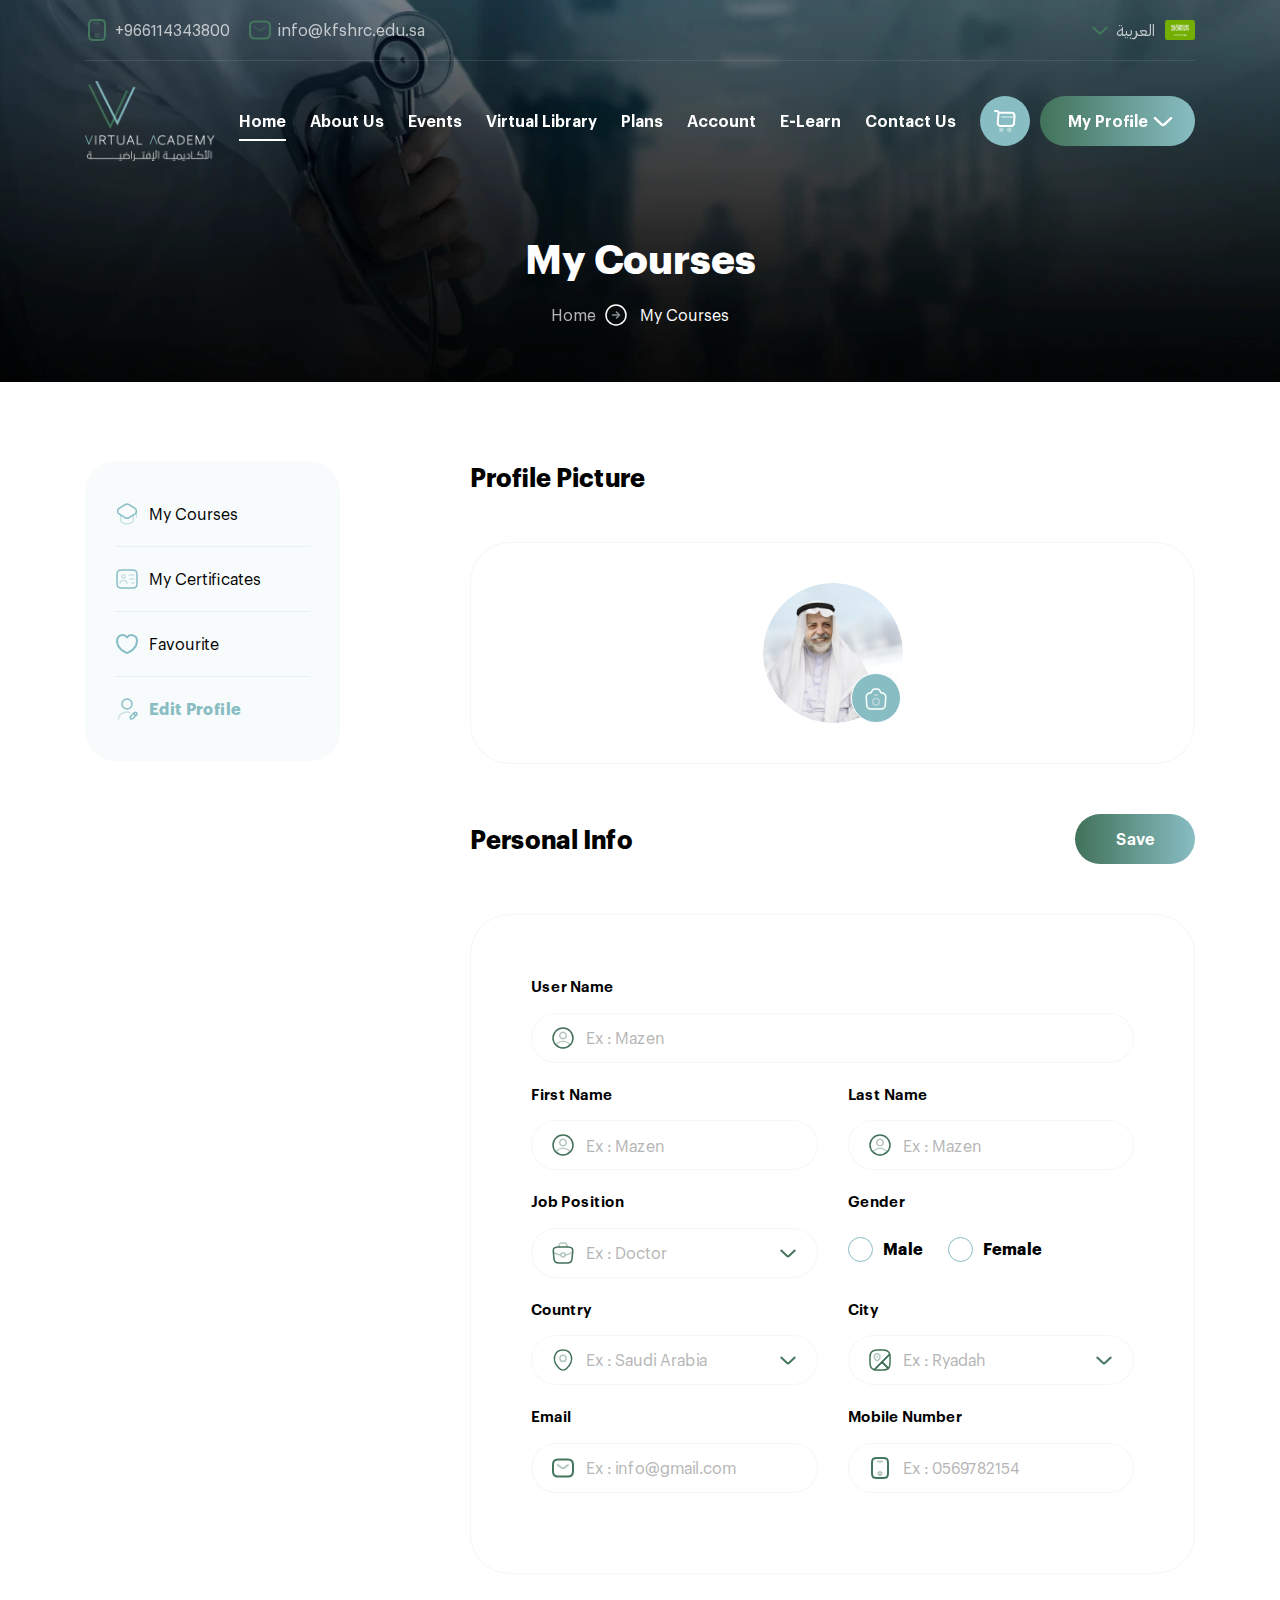
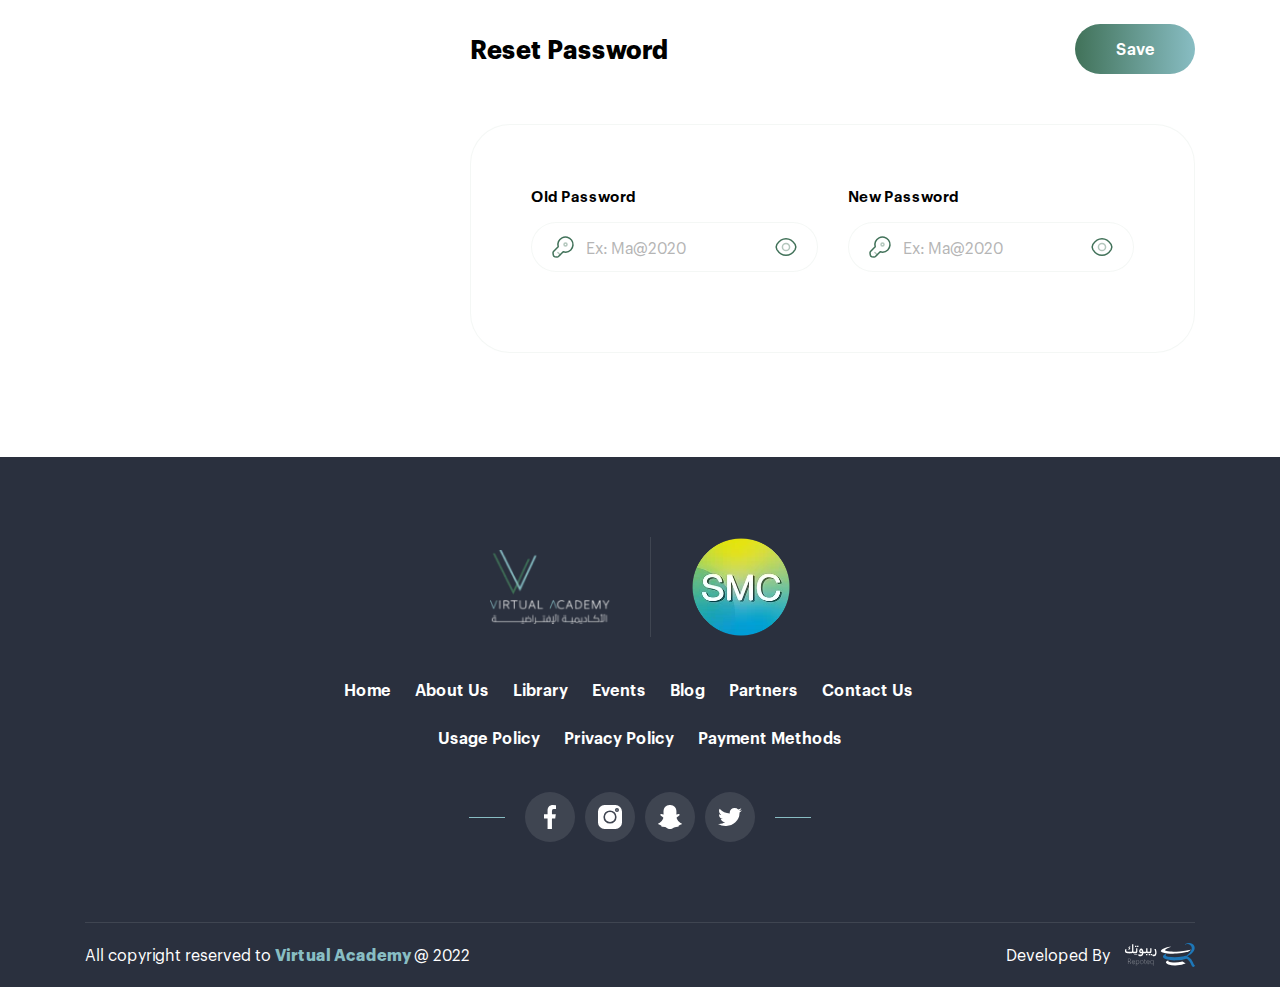
<file: edit-profile.html>
<!DOCTYPE html>
<html>
  <head>
    <meta charset="utf-8" />
    <meta name="description" content="...." />
    <meta name="author" content="misara adel" />
    <meta name="viewport" content="width=device-width, initial-scale=1, shrink-to-fit=no" />
    <title>
      Virtual Academy
    </title>
    <link rel="shortcut icon" href="assets/images/logo/icon.png" type="image/x-icon"/>
    <link rel="stylesheet" href="assets/css/lib/animate.css" />
    <link rel="stylesheet" href="assets/css/lib/jquery.fancybox.css" />
    <link rel="stylesheet" href="assets/css/lib/bootstrap.css" />
    <link rel="stylesheet" href="assets/css/lib/swiper-bundle.min.css" />
    <link rel="stylesheet" href="assets/css/style.css" />
  </head>
  <body>
    <nav class="navbar">
      <div class="container">
        <div class="top-nav">
          <ul class="socail-data">
            <li>
              <a href="#">
                <img src="assets/images/icons/phone.svg" loading="lazy" alt="" />

                <span>
                  +966114343800
                </span>
              </a>
            </li>

            <li>
              <a href="#">
                <img src="assets/images/icons/sms.svg" loading="lazy" alt="" />

                <span>
                  info@kfshrc.edu.sa
                </span>
              </a>
            </li>
          </ul>

          <div class="drop-lang">
            <a href="#" class="lang">
              <span>
                العربية
              </span>

              <img src="assets/images/icons/saudi_arabia.svg" loading="lazy" alt="" />
            </a>
          </div>
        </div>
        
        <div class="center-nav">
          <div class="hamburger">
            <span class="line"></span>
            <span class="line"></span>
            <span class="line"></span>
          </div>

          <a href="index.html" class="brand-name">
            <img src="assets/images/logo/logo.webp" class="fixed-logo" loading="lazy" alt="" />
            <img src="assets/images/logo/scroll-logo.png" class="scroll-logo" loading="lazy" alt="" />
          </a>

          <ul class="navbar-nav">
            <li class="nav-item">
              <a href="index.html" class="nav-link active">
                Home
              </a>
            </li>

            <li class="nav-item">
              <a href="about.html" class="nav-link">
                About Us
              </a>
            </li>

            <li class="nav-item">
              <a href="events.html" class="nav-link">
                Events
              </a>
            </li>

            <li class="nav-item">
              <a href="#" class="nav-link">
                Virtual Library
              </a>
            </li>

            <li class="nav-item">
              <a href="#" class="nav-link">
                Plans
              </a>
            </li>

            <li class="nav-item">
              <a href="#" class="nav-link">
                Account
              </a>
            </li>

            <li class="nav-item">
              <a href="#" class="nav-link">
                E-Learn
              </a>
            </li>

            <li class="nav-item">
              <a href="#" class="nav-link">
                Contact Us
              </a>
            </li>
          </ul>

          <div class="button-contain">
            <a href="cart.html" class="cart">
              <img src="assets/images/icons/cart.svg" class="cart-icon" loading="lazy" alt="" />
            </a>

            <div class="profile-popup">
              <a href="#" class="login-btn">
                <img src="assets/images/icons/user.svg" loading="lazy" alt="" />
  
                <span>
                  My Profile
                </span>
              </a>

              <div class="profile-list">
                <a href="#" class="profile">
                  <img src="assets/images/logo/icon.png" loading="lazy" alt="" />

                  <div class="profile-name">
                    <h2>
                      Virtual Academ..
                    </h2>

                    <p>
                      Info@gmail.com
                    </p>
                  </div>
                </a>

                <ul class="list">
                  <li>
                    <a href="my-courses.html">
                      <img src="assets/images/icons/course.svg" loading="lazy" alt="" />

                      <span>
                        My Courses
                      </span>
                    </a>
                  </li>

                  <li>
                    <a href="my-certificates.html">
                      <img src="assets/images/icons/certificates.svg" loading="lazy" alt="" />

                      <span>
                        My Certificates
                      </span>
                    </a>
                  </li>

                  <li>
                    <a href="favourite.html">
                      <img src="assets/images/icons/heart.svg" loading="lazy" alt="" />

                      <span>
                        Favourite
                      </span>
                    </a>
                  </li>

                  <li>
                    <a href="edit-profile.html">
                      <img src="assets/images/icons/edit.svg" loading="lazy" alt="" />

                      <span>
                        Edit Profile
                      </span>
                    </a>
                  </li>
                </ul>

                <a href="#" class="logout">
                  <span>
                    Logout
                  </span>
                </a>
              </div>
            </div>
          </div>
        </div>
      </div>
    </nav>

    <main>
      <section class="sub-header">
        <div class="container">
          <div class="row">
            <div class="col-lg-6 col-12 mx-auto">
              <div class="contain">
                <h1>
                  My Courses
                </h1>

                <ul class="sub-list">
                  <li>
                    <a href="#">
                      Home
                    </a>
                  </li>

                  <li>
                    <span>
                      My Courses
                    </span>
                  </li>
                </ul>
              </div>
            </div>
          </div>
        </div>
      </section>

      <section class="profile general-section">
        <div class="container">
          <div class="row">
            <div class="col-lg-3 col-12 mb-4">
              <ul class="profile-list">
                <li>
                  <a href="my-courses.html">
                    <img src="assets/images/icons/course.svg" loading="lazy" alt="" />

                    <span>
                      My Courses
                    </span>
                  </a>
                </li>

                <li>
                  <a href="my-certificates.html">
                    <img src="assets/images/icons/certificates.svg" loading="lazy" alt="" />

                    <span>
                      My Certificates
                    </span>
                  </a>
                </li>

                <li>
                  <a href="favourite.html">
                    <img src="assets/images/icons/heart.svg" loading="lazy" alt="" />

                    <span>
                      Favourite
                    </span>
                  </a>
                </li>

                <li>
                  <a href="edit-profile.html" class="active">
                    <img src="assets/images/icons/edit.svg" loading="lazy" alt="" />

                    <span>
                      Edit Profile
                    </span>
                  </a>
                </li>
              </ul>
            </div>

            <div class="col-lg-9 col-12 mb-4">
              <div class="profile-contain">
                <h1 class="head">
                  Profile Picture
                </h1>

                <div class="profile-image">
                  <form action="" class="from-contain">
                    <div class="profile-avatar" id="imagePreview" style="background-image: url('assets/images/icons/profile.png');">
                      <input type="file" class="custom-file-input" id="imageUpload" required="" capture="" />

                      <button>
                        <img src="assets/images/icons/camera.svg" loading="lazy" alt="" />
                      </button>
                    </div>    
                  </form>
                </div>

                <div class="flex-data">
                  <h2 class="head">
                    Personal Info
                  </h2>


                  <a href="#" class="save-btn">
                    <span>
                      Save
                    </span>
                  </a>
                </div>

                <div class="personal-information">
                  <form action="" class="from-contain">
                    <div class="row">
                      <div class="col-12">
                        <div class="form-group">
                          <label for="">
                            User Name
                          </label>
    
                          <div class="form-data">
                            <img src="assets/images/icons/user.svg" loading="lazy" alt="" />
    
                            <input type="text" class="form-control" placeholder="Ex : Mazen" />
                          </div>
                        </div>
                      </div>

                      <div class="col-lg-6 col-12">
                        <div class="form-group">
                          <label for="">
                            First Name
                          </label>
    
                          <div class="form-data">
                            <img src="assets/images/icons/user.svg" loading="lazy" alt="" />
    
                            <input type="text" class="form-control" placeholder="Ex : Mazen" />
                          </div>
                        </div>
                      </div>

                      <div class="col-lg-6 col-12">
                        <div class="form-group">
                          <label for="">
                            Last Name
                          </label>
    
                          <div class="form-data">
                            <img src="assets/images/icons/user.svg" loading="lazy" alt="" />
    
                            <input type="text" class="form-control" placeholder="Ex : Mazen" />
                          </div>
                        </div>
                      </div>

                      <div class="col-lg-6 col-12">
                        <div class="form-group">
                          <label for="">
                            Job Position
                          </label>
    
                          <div class="form-data select-option">
                            <img src="assets/images/icons/position.svg" loading="lazy" alt="" />
  
                            <select name="" class="form-control" id="">
                              <option value="" hidden>
                                Ex : Doctor
                              </option>
  
                              <option value="">
                                Ex : Doctor
                              </option>
                            </select>
                          </div>
                        </div>
                      </div>

                      <div class="col-lg-6 col-12">
                        <div class="form-group">
                          <label for="">
                            Gender
                          </label>
  
                          <div class="flex-data data-contain-form">
                            <div class="wrapper">
                              <input type="checkbox" id="remain" class="radio-check radio-circle">
          
                              <label class="radio-title" for="remain">
                                Male
                              </label>
                            </div>
    
                            <div class="wrapper">
                              <input type="checkbox" id="remain" class="radio-check radio-circle">
          
                              <label class="radio-title" for="remain">
                                Female
                              </label>
                            </div>
                          </div>
                        </div>
                      </div>

                      <div class="col-lg-6 col-12">
                        <div class="form-group">
                          <label for="">
                            Country
                          </label>
    
                          <div class="form-data select-option">
                            <img src="assets/images/icons/location.svg" loading="lazy" alt="" />
  
                            <select name="" class="form-control" id="">
                              <option value="" hidden>
                                Ex : Saudi Arabia
                              </option>
  
                              <option value="">
                                Ex : Saudi Arabia
                              </option>
                            </select>
                          </div>
                        </div>
                      </div>

                      <div class="col-lg-6 col-12">
                        <div class="form-group">
                          <label for="">
                            City
                          </label>
    
                          <div class="form-data select-option">
                            <img src="assets/images/icons/map.svg" loading="lazy" alt="" />
  
                            <select name="" class="form-control" id="">
                              <option value="" hidden>
                                Ex : Ryadah
                              </option>
  
                              <option value="">
                                Ex : Ryadah
                              </option>
                            </select>
                          </div>
                        </div>
                      </div>

                      <div class="col-lg-6 col-12">
                        <div class="form-group">
                          <label for="">
                            Email
                          </label>
    
                          <div class="form-data">
                            <img src="assets/images/icons/sms.svg" loading="lazy" alt="" />
    
                            <input type="text" class="form-control" placeholder="Ex : info@gmail.com" />
                          </div>
                        </div>
                      </div>

                      <div class="col-lg-6 col-12">
                        <div class="form-group">
                          <label for="">
                            Mobile Number
                          </label>
    
                          <div class="form-data">
                            <img src="assets/images/icons/phone.svg" loading="lazy" alt="" />
    
                            <input type="text" class="form-control" placeholder="Ex : 0569782154" />
                          </div>
                        </div>
                      </div>
                    </div>
                  </form>
                </div>

                <div class="flex-data">
                  <h2 class="head">
                    Reset Password
                  </h2>


                  <a href="#" class="save-btn">
                    <span>
                      Save
                    </span>
                  </a>
                </div>

                <div class="personal-information">
                  <form action="" class="from-contain">
                    <div class="row">
                      <div class="col-lg-6 col-12">
                        <div class="form-group">
                          <label for="">
                            Old Password
                          </label>
    
                          <div class="form-data show_hide_password">
                            <img src="assets/images/icons/password.svg" loading="lazy" alt="" />
    
                            <input type="password" class="form-control shadow_input" placeholder="Ex: Ma@2020" />
  
                            <a href="#" class="show-pass">
                              <img src="assets/images/icons/eye.svg" class="icon" loading="lazy" alt="" />
                              <img src="assets/images/icons/slash-eye.svg" class="slash-icon" loading="lazy" alt="">
                            </a>
                          </div>
                        </div>
                      </div>

                      <div class="col-lg-6 col-12">
                        <div class="form-group">
                          <label for="">
                            New Password
                          </label>
    
                          <div class="form-data show_hide_password">
                            <img src="assets/images/icons/password.svg" loading="lazy" alt="" />
    
                            <input type="password" class="form-control shadow_input" placeholder="Ex: Ma@2020" />
  
                            <a href="#" class="show-pass">
                              <img src="assets/images/icons/eye.svg" class="icon" loading="lazy" alt="" />
                              <img src="assets/images/icons/slash-eye.svg" class="slash-icon" loading="lazy" alt="">
                            </a>
                          </div>
                        </div>
                      </div>
                    </div>
                  </form>
                </div>
              </div>
            </div>
          </div>
        </div>
      </section>
    </main>

    <footer>
      <div class="container">
        <div class="row">
          <div class="col-lg-7 col-12 mx-auto">
            <div class="contain">
              <div class="brand-name">
                <img src="assets/images/logo/logo.webp" class="brand-logo" loading="lazy" alt="" />

                <img src="assets/images/logo/footer_logo.webp" class="hostiptal-logo" loading="lazy" alt="" />
              </div>

              <ul class="footer-links">
                <li>
                  <a href="#">
                    Home
                  </a>
                </li>

                <li>
                  <a href="#">
                    About Us
                  </a>
                </li>

                <li>
                  <a href="#">
                    Library
                  </a>
                </li>

                <li>
                  <a href="#">
                    Events
                  </a>
                </li>

                <li>
                  <a href="#">
                    Blog
                  </a>
                </li>

                <li>
                  <a href="#">
                    Partners
                  </a>
                </li>

                <li>
                  <a href="#">
                    Contact Us
                  </a>
                </li>

                <li>
                  <a href="#">
                    Usage Policy
                  </a>
                </li>

                <li>
                  <a href="#">
                    Privacy Policy
                  </a>
                </li>

                <li>
                  <a href="#">
                    Payment  Methods
                  </a>
                </li>
              </ul>

              <ul class="socail-media">
                <li>
                  <a href="#">
                    <img src="assets/images/footer/facebook.svg" loading="lazy" alt="" />
                  </a>
                </li>

                <li>
                  <a href="#">
                    <img src="assets/images/footer/instagram.svg" loading="lazy" alt="" />
                  </a>
                </li>

                <li>
                  <a href="#">
                    <img src="assets/images/footer/snapchat.svg" loading="lazy" alt="" />
                  </a>
                </li>

                <li>
                  <a href="#">
                    <img src="assets/images/footer/twitter.svg" loading="lazy" alt="" />
                  </a>
                </li>
              </ul>
            </div>
          </div>
        </div>

        <div class="copyrights">
          <p>
            All copyright reserved to 
            <span>
              Virtual Academy
            </span>
            @ 2022
          </p>

          <a href="https://repoteq.com/" target="_blank" class="repotic">
            <span>
              Developed By
            </span>

            <img src="assets/images/footer/repotic.svg" loading="lazy" alt="ريبوتك خيارك الأمثل لمشروعك" />
          </a>
        </div>
      </div>
    </footer>

    <script src="assets/js/lib/jquery4.js"></script>
    <script src="assets/js/lib/jquery-ui.min.js"></script>
    <script src="assets/js/lib/popper.js"></script>
    <script src="assets/js/lib/bootstrap.js"></script>
    <script src="assets/js/lib/swiper-bundle.min.js"></script>
    <script src="assets/js/lib/jquery.fancybox.js"></script>
    <script src="assets/js/main.js"></script>
  </body>
</html>
</file>
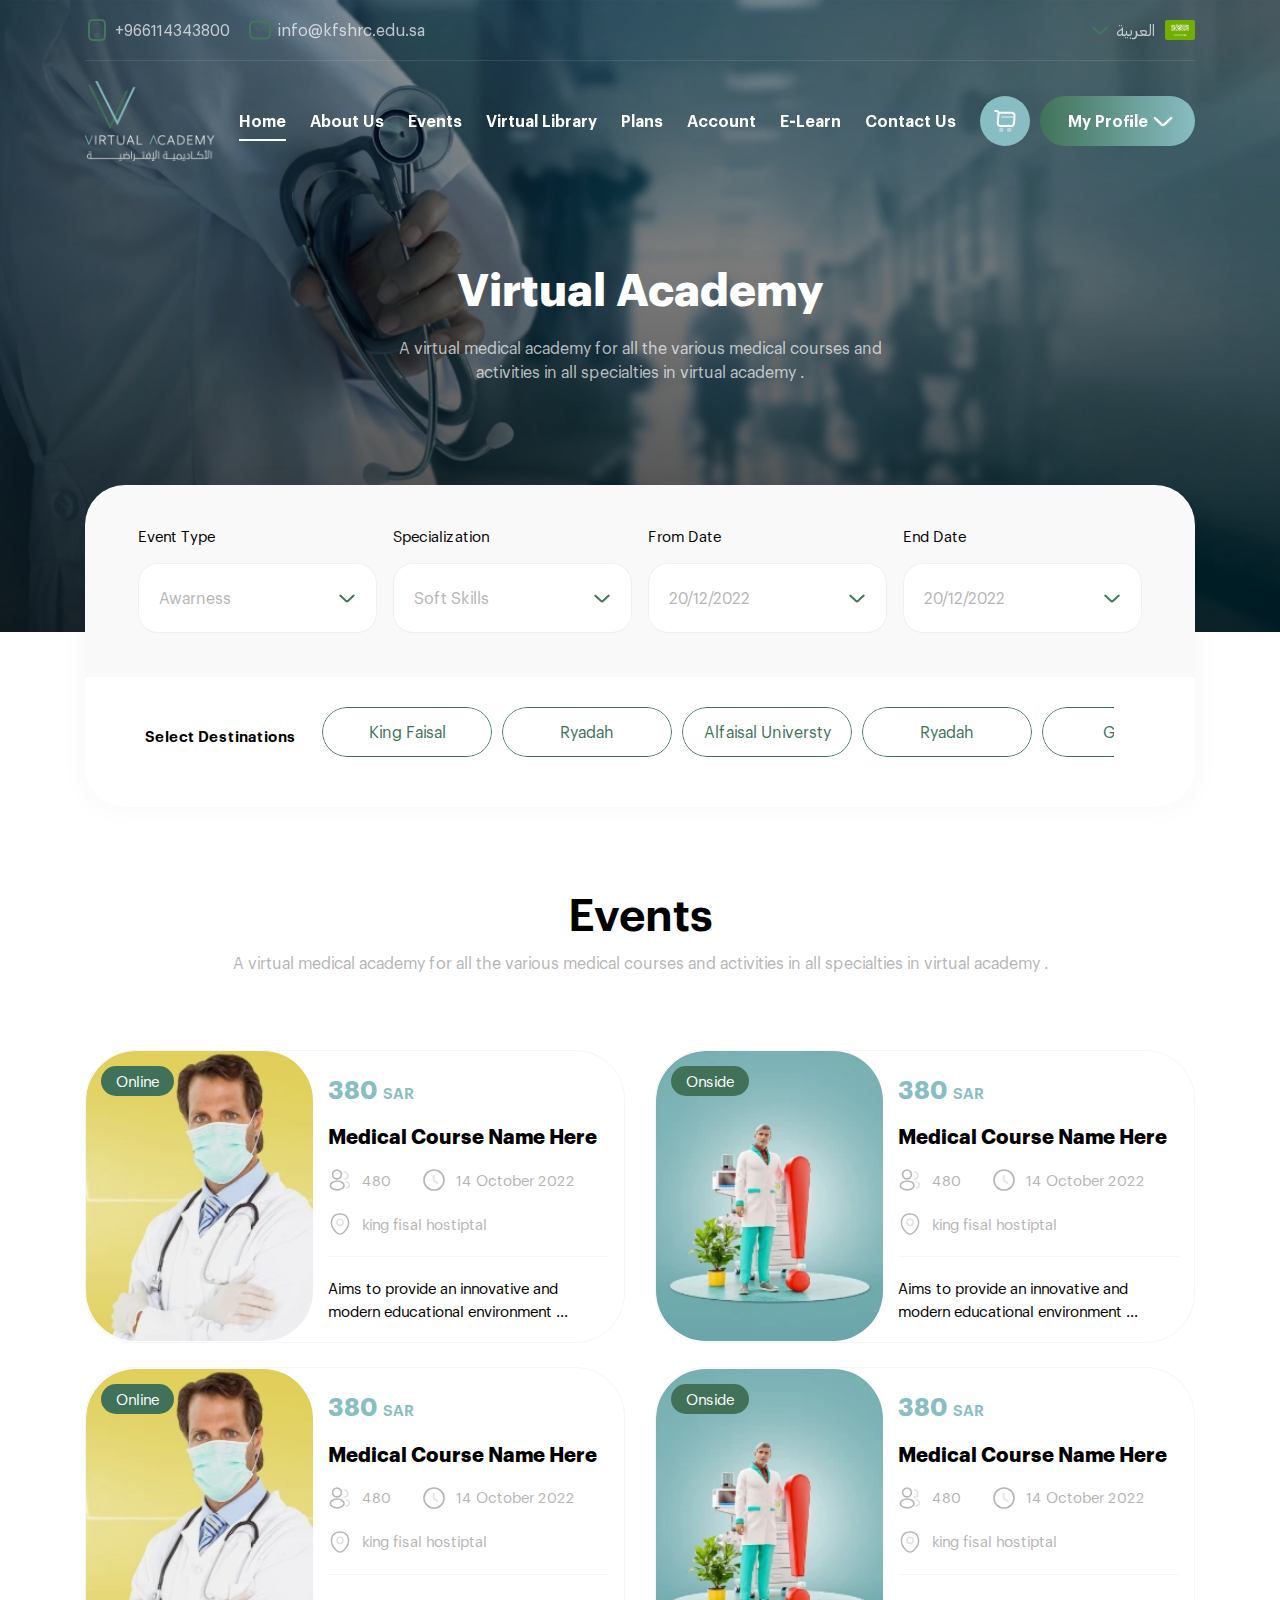
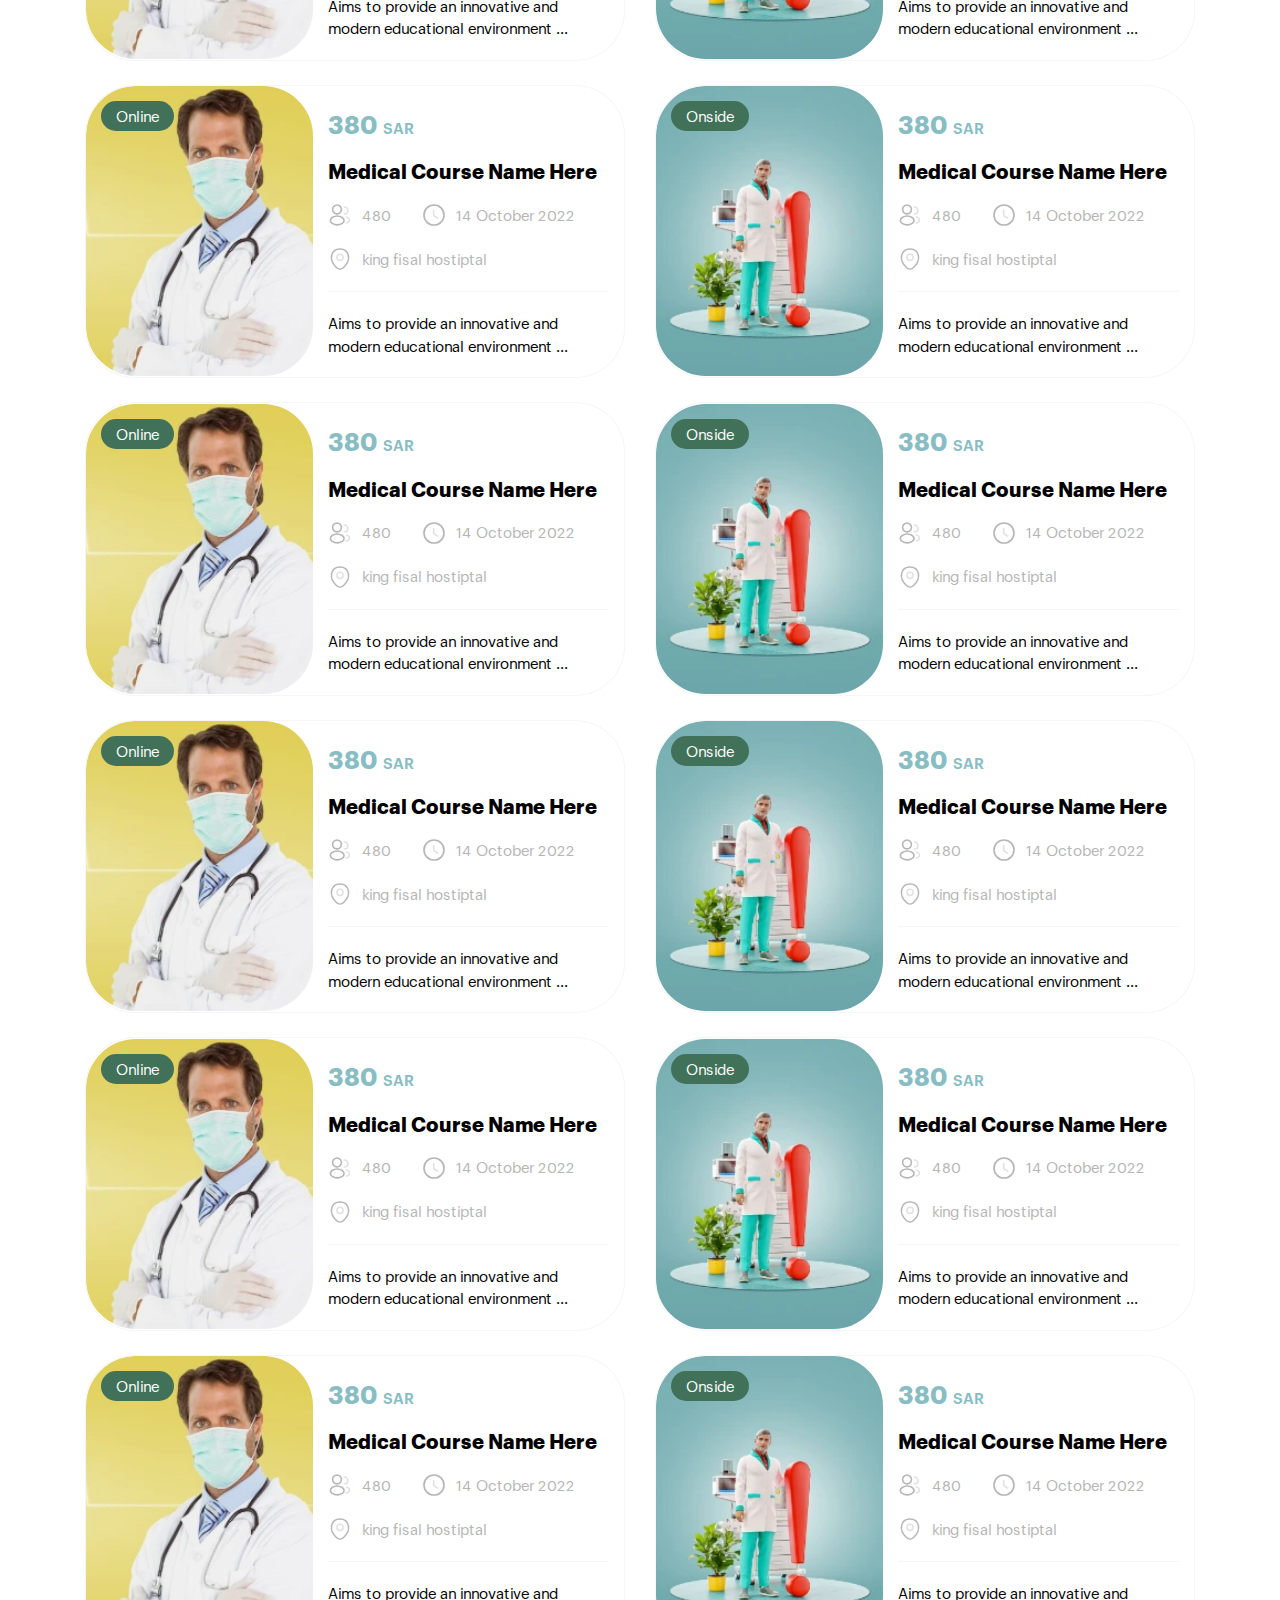
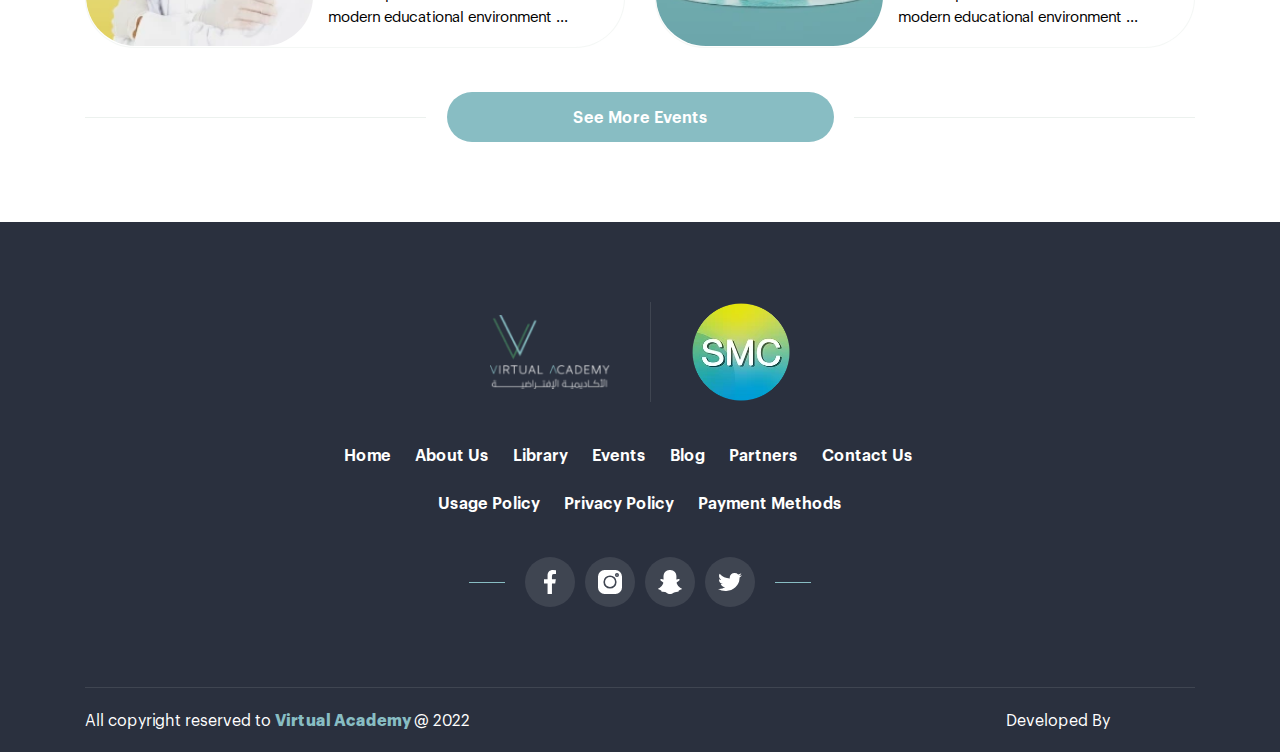
<file: events.html>
<!DOCTYPE html>
<html>
  <head>
    <meta charset="utf-8" />
    <meta name="description" content="...." />
    <meta name="author" content="misara adel" />
    <meta name="viewport" content="width=device-width, initial-scale=1, shrink-to-fit=no" />
    <title>
      Virtual Academy
    </title>
    <link rel="shortcut icon" href="assets/images/logo/icon.png" type="image/x-icon"/>
    <link rel="stylesheet" href="assets/css/lib/animate.css" />
    <link rel="stylesheet" href="assets/css/lib/jquery.fancybox.css" />
    <link rel="stylesheet" href="assets/css/lib/bootstrap.css" />
    <link rel="stylesheet" href="assets/css/lib/swiper-bundle.min.css" />
    <link rel="stylesheet" href="assets/css/style.css" />
  </head>
  <body>
    <nav class="navbar">
      <div class="container">
        <div class="top-nav">
          <ul class="socail-data">
            <li>
              <a href="#">
                <img src="assets/images/icons/phone.svg" loading="lazy" alt="" />

                <span>
                  +966114343800
                </span>
              </a>
            </li>

            <li>
              <a href="#">
                <img src="assets/images/icons/sms.svg" loading="lazy" alt="" />

                <span>
                  info@kfshrc.edu.sa
                </span>
              </a>
            </li>
          </ul>

          <div class="drop-lang">
            <a href="#" class="lang">
              <span>
                العربية
              </span>

              <img src="assets/images/icons/saudi_arabia.svg" loading="lazy" alt="" />
            </a>
          </div>
        </div>
        
        <div class="center-nav">
          <div class="hamburger">
            <span class="line"></span>
            <span class="line"></span>
            <span class="line"></span>
          </div>

          <a href="index.html" class="brand-name">
            <img src="assets/images/logo/logo.webp" class="fixed-logo" loading="lazy" alt="" />
            <img src="assets/images/logo/scroll-logo.png" class="scroll-logo" loading="lazy" alt="" />
          </a>

          <ul class="navbar-nav">
            <li class="nav-item">
              <a href="index.html" class="nav-link active">
                Home
              </a>
            </li>

            <li class="nav-item">
              <a href="about.html" class="nav-link">
                About Us
              </a>
            </li>

            <li class="nav-item">
              <a href="events.html" class="nav-link">
                Events
              </a>
            </li>

            <li class="nav-item">
              <a href="#" class="nav-link">
                Virtual Library
              </a>
            </li>

            <li class="nav-item">
              <a href="#" class="nav-link">
                Plans
              </a>
            </li>

            <li class="nav-item">
              <a href="#" class="nav-link">
                Account
              </a>
            </li>

            <li class="nav-item">
              <a href="#" class="nav-link">
                E-Learn
              </a>
            </li>

            <li class="nav-item">
              <a href="#" class="nav-link">
                Contact Us
              </a>
            </li>
          </ul>

          <div class="button-contain">
            <a href="cart.html" class="cart">
              <img src="assets/images/icons/cart.svg" class="cart-icon" loading="lazy" alt="" />
            </a>

            <div class="profile-popup">
              <a href="#" class="login-btn">
                <img src="assets/images/icons/user.svg" loading="lazy" alt="" />
  
                <span>
                  My Profile
                </span>
              </a>

              <div class="profile-list">
                <a href="#" class="profile">
                  <img src="assets/images/logo/icon.png" loading="lazy" alt="" />

                  <div class="profile-name">
                    <h2>
                      Virtual Academ..
                    </h2>

                    <p>
                      Info@gmail.com
                    </p>
                  </div>
                </a>

                <ul class="list">
                  <li>
                    <a href="my-courses.html">
                      <img src="assets/images/icons/course.svg" loading="lazy" alt="" />

                      <span>
                        My Courses
                      </span>
                    </a>
                  </li>

                  <li>
                    <a href="my-certificates.html">
                      <img src="assets/images/icons/certificates.svg" loading="lazy" alt="" />

                      <span>
                        My Certificates
                      </span>
                    </a>
                  </li>

                  <li>
                    <a href="favourite.html">
                      <img src="assets/images/icons/heart.svg" loading="lazy" alt="" />

                      <span>
                        Favourite
                      </span>
                    </a>
                  </li>

                  <li>
                    <a href="edit-profile.html">
                      <img src="assets/images/icons/edit.svg" loading="lazy" alt="" />

                      <span>
                        Edit Profile
                      </span>
                    </a>
                  </li>
                </ul>

                <a href="#" class="logout">
                  <span>
                    Logout
                  </span>
                </a>
              </div>
            </div>
          </div>
        </div>
      </div>
    </nav>
    
    <main>
      <header>
        <div class="container">
          <div class="row">
            <div class="col-lg-6 col-12 mx-auto">
              <div class="contain">
                <h1>
                  Virtual Academy
                </h1>

                <p>
                  A virtual medical academy for all the various medical courses and activities in all specialties in virtual academy .
                </p>
              </div>
            </div>
          </div>
        </div>
      </header>

      <section class="search-course">
        <div class="container">
          <div class="contain">
            <div class="filter-contain">
              <form class="from-contain">
                <div class="row">
                  <div class="col-lg-3 col-12 mb-2 px-2">
                    <div class="form-group">
                      <label for="">
                        Event Type
                      </label>

                      <div class="form-data select-option no-padding">
                        <select name="" class="form-control" id="">
                          <option value="" hidden>
                            Awarness
                          </option>

                          <option value="">
                            Awarness
                          </option>
                        </select>
                      </div>
                    </div>
                  </div>

                  <div class="col-lg-3 col-12 mb-2 px-2">
                    <div class="form-group">
                      <label for="">
                        Specialization
                      </label>

                      <div class="form-data select-option no-padding">
                        <select name="" class="form-control" id="">
                          <option value="" hidden>
                            Soft Skills
                          </option>

                          <option value="">
                            Soft Skills
                          </option>
                        </select>
                      </div>
                    </div>
                  </div>

                  <div class="col-lg-3 col-12 mb-2 px-2">
                    <div class="form-group">
                      <label for="">
                        From Date
                      </label>

                      <div class="form-data select-option no-padding">
                        <select name="" class="form-control" id="">
                          <option value="" hidden>
                            20/12/2022
                          </option>

                          <option value="">
                            20/12/2022
                          </option>
                        </select>
                      </div>
                    </div>
                  </div>

                  <div class="col-lg-3 col-12 mb-2 px-2">
                    <div class="form-group">
                      <label for="">
                        End Date
                      </label>

                      <div class="form-data select-option no-padding">
                        <select name="" class="form-control" id="">
                          <option value="" hidden>
                            20/12/2022
                          </option>

                          <option value="">
                            20/12/2022
                          </option>
                        </select>
                      </div>
                    </div>
                  </div>
                </div>
              </form>
            </div>

            <div class="filter-data">
              <p class="small-text">
                Select Destinations
              </p>

              <ul class="filter-list">
                <li>
                  <a href="#">
                    <span>
                      King Faisal
                    </span>
                  </a>
                </li>

                <li>
                  <a href="#">
                    <span>
                      Ryadah
                    </span>
                  </a>
                </li>

                <li>
                  <a href="#">
                    <span>
                      Alfaisal Universty
                    </span>
                  </a>
                </li>

                <li>
                  <a href="#">
                    <span>
                      Ryadah
                    </span>
                  </a>
                </li>

                <li>
                  <a href="#">
                    <span>
                      Gadah
                    </span>
                  </a>
                </li>
              </ul>
            </div>
          </div>
        </div>
      </section>

      <section class="courses general-section">
        <div class="container">
          <div class="heading">
            <h1>
              Events
            </h1>

            <p>
              A virtual medical academy for all the various medical courses and activities in all specialties in virtual academy .
            </p>
          </div>

          <div class="row">
            <div class="col-lg-6 col-12 mb-4">
              <div class="event-box">
                <div class="image-content">
                  <img src="assets/images/events/event_1.webp" loading="lazy" alt="" />

                  <a href="#" class="type">
                    <span>
                      online 
                    </span>
                  </a>
                </div>

                <div class="contain">
                  <p class="price">
                    380 

                    <span>
                      SAR
                    </span>
                  </p>

                  <h2>
                    Medical Course Name Here
                  </h2>

                  <ul class="course-info pb-0 border-bottom-0">
                    <li>
                      <a href="#">
                        <img src="assets/images/icons/people.svg" loading="lazy" alt="" />
                        
                        <span>
                          480
                        </span>
                      </a>
                    </li>

                    <li>
                      <a href="#">
                        <img src="assets/images/icons/clock.svg" loading="lazy" alt="" />

                        <span>
                          14 October 2022
                        </span>
                      </a>
                    </li>
                  </ul>

                  <ul class="course-info">

                    <li>
                      <a href="#">
                        <img src="assets/images/icons/location.svg" loading="lazy" alt="" />

                        <span>
                          king fisal hostiptal
                        </span>
                      </a>
                    </li>
                  </ul>

                  <p class="desc">
                    Aims to provide an innovative and modern educational environment ...
                  </p>
                </div>
              </div>
            </div>

            <div class="col-lg-6 col-12 mb-4">
              <div class="event-box">
                <div class="image-content">
                  <img src="assets/images/events/event_2.webp" loading="lazy" alt="" />

                  <a href="#" class="type">
                    <span>
                      onside  
                    </span>
                  </a>
                </div>

                <div class="contain">
                  <p class="price">
                    380 

                    <span>
                      SAR
                    </span>
                  </p>

                  <h2>
                    Medical Course Name Here
                  </h2>

                  <ul class="course-info pb-0 border-bottom-0">
                    <li>
                      <a href="#">
                        <img src="assets/images/icons/people.svg" loading="lazy" alt="" />
                        
                        <span>
                          480
                        </span>
                      </a>
                    </li>

                    <li>
                      <a href="#">
                        <img src="assets/images/icons/clock.svg" loading="lazy" alt="" />

                        <span>
                          14 October 2022
                        </span>
                      </a>
                    </li>
                  </ul>

                  <ul class="course-info">
                    <li>
                      <a href="#">
                        <img src="assets/images/icons/location.svg" loading="lazy" alt="" />

                        <span>
                          king fisal hostiptal
                        </span>
                      </a>
                    </li>
                  </ul>

                  <p class="desc">
                    Aims to provide an innovative and modern educational environment ...
                  </p>
                </div>
              </div>
            </div>

            <div class="col-lg-6 col-12 mb-4">
              <div class="event-box">
                <div class="image-content">
                  <img src="assets/images/events/event_1.webp" loading="lazy" alt="" />

                  <a href="#" class="type">
                    <span>
                      online 
                    </span>
                  </a>
                </div>

                <div class="contain">
                  <p class="price">
                    380 

                    <span>
                      SAR
                    </span>
                  </p>

                  <h2>
                    Medical Course Name Here
                  </h2>

                  <ul class="course-info pb-0 border-bottom-0">
                    <li>
                      <a href="#">
                        <img src="assets/images/icons/people.svg" loading="lazy" alt="" />
                        
                        <span>
                          480
                        </span>
                      </a>
                    </li>

                    <li>
                      <a href="#">
                        <img src="assets/images/icons/clock.svg" loading="lazy" alt="" />

                        <span>
                          14 October 2022
                        </span>
                      </a>
                    </li>
                  </ul>

                  <ul class="course-info">

                    <li>
                      <a href="#">
                        <img src="assets/images/icons/location.svg" loading="lazy" alt="" />

                        <span>
                          king fisal hostiptal
                        </span>
                      </a>
                    </li>
                  </ul>

                  <p class="desc">
                    Aims to provide an innovative and modern educational environment ...
                  </p>
                </div>
              </div>
            </div>

            <div class="col-lg-6 col-12 mb-4">
              <div class="event-box">
                <div class="image-content">
                  <img src="assets/images/events/event_2.webp" loading="lazy" alt="" />

                  <a href="#" class="type">
                    <span>
                      onside  
                    </span>
                  </a>
                </div>

                <div class="contain">
                  <p class="price">
                    380 

                    <span>
                      SAR
                    </span>
                  </p>

                  <h2>
                    Medical Course Name Here
                  </h2>

                  <ul class="course-info pb-0 border-bottom-0">
                    <li>
                      <a href="#">
                        <img src="assets/images/icons/people.svg" loading="lazy" alt="" />
                        
                        <span>
                          480
                        </span>
                      </a>
                    </li>

                    <li>
                      <a href="#">
                        <img src="assets/images/icons/clock.svg" loading="lazy" alt="" />

                        <span>
                          14 October 2022
                        </span>
                      </a>
                    </li>
                  </ul>

                  <ul class="course-info">
                    <li>
                      <a href="#">
                        <img src="assets/images/icons/location.svg" loading="lazy" alt="" />

                        <span>
                          king fisal hostiptal
                        </span>
                      </a>
                    </li>
                  </ul>

                  <p class="desc">
                    Aims to provide an innovative and modern educational environment ...
                  </p>
                </div>
              </div>
            </div>

            <div class="col-lg-6 col-12 mb-4">
              <div class="event-box">
                <div class="image-content">
                  <img src="assets/images/events/event_1.webp" loading="lazy" alt="" />

                  <a href="#" class="type">
                    <span>
                      online 
                    </span>
                  </a>
                </div>

                <div class="contain">
                  <p class="price">
                    380 

                    <span>
                      SAR
                    </span>
                  </p>

                  <h2>
                    Medical Course Name Here
                  </h2>

                  <ul class="course-info pb-0 border-bottom-0">
                    <li>
                      <a href="#">
                        <img src="assets/images/icons/people.svg" loading="lazy" alt="" />
                        
                        <span>
                          480
                        </span>
                      </a>
                    </li>

                    <li>
                      <a href="#">
                        <img src="assets/images/icons/clock.svg" loading="lazy" alt="" />

                        <span>
                          14 October 2022
                        </span>
                      </a>
                    </li>
                  </ul>

                  <ul class="course-info">

                    <li>
                      <a href="#">
                        <img src="assets/images/icons/location.svg" loading="lazy" alt="" />

                        <span>
                          king fisal hostiptal
                        </span>
                      </a>
                    </li>
                  </ul>

                  <p class="desc">
                    Aims to provide an innovative and modern educational environment ...
                  </p>
                </div>
              </div>
            </div>

            <div class="col-lg-6 col-12 mb-4">
              <div class="event-box">
                <div class="image-content">
                  <img src="assets/images/events/event_2.webp" loading="lazy" alt="" />

                  <a href="#" class="type">
                    <span>
                      onside  
                    </span>
                  </a>
                </div>

                <div class="contain">
                  <p class="price">
                    380 

                    <span>
                      SAR
                    </span>
                  </p>

                  <h2>
                    Medical Course Name Here
                  </h2>

                  <ul class="course-info pb-0 border-bottom-0">
                    <li>
                      <a href="#">
                        <img src="assets/images/icons/people.svg" loading="lazy" alt="" />
                        
                        <span>
                          480
                        </span>
                      </a>
                    </li>

                    <li>
                      <a href="#">
                        <img src="assets/images/icons/clock.svg" loading="lazy" alt="" />

                        <span>
                          14 October 2022
                        </span>
                      </a>
                    </li>
                  </ul>

                  <ul class="course-info">
                    <li>
                      <a href="#">
                        <img src="assets/images/icons/location.svg" loading="lazy" alt="" />

                        <span>
                          king fisal hostiptal
                        </span>
                      </a>
                    </li>
                  </ul>

                  <p class="desc">
                    Aims to provide an innovative and modern educational environment ...
                  </p>
                </div>
              </div>
            </div>

            <div class="col-lg-6 col-12 mb-4">
              <div class="event-box">
                <div class="image-content">
                  <img src="assets/images/events/event_1.webp" loading="lazy" alt="" />

                  <a href="#" class="type">
                    <span>
                      online 
                    </span>
                  </a>
                </div>

                <div class="contain">
                  <p class="price">
                    380 

                    <span>
                      SAR
                    </span>
                  </p>

                  <h2>
                    Medical Course Name Here
                  </h2>

                  <ul class="course-info pb-0 border-bottom-0">
                    <li>
                      <a href="#">
                        <img src="assets/images/icons/people.svg" loading="lazy" alt="" />
                        
                        <span>
                          480
                        </span>
                      </a>
                    </li>

                    <li>
                      <a href="#">
                        <img src="assets/images/icons/clock.svg" loading="lazy" alt="" />

                        <span>
                          14 October 2022
                        </span>
                      </a>
                    </li>
                  </ul>

                  <ul class="course-info">

                    <li>
                      <a href="#">
                        <img src="assets/images/icons/location.svg" loading="lazy" alt="" />

                        <span>
                          king fisal hostiptal
                        </span>
                      </a>
                    </li>
                  </ul>

                  <p class="desc">
                    Aims to provide an innovative and modern educational environment ...
                  </p>
                </div>
              </div>
            </div>

            <div class="col-lg-6 col-12 mb-4">
              <div class="event-box">
                <div class="image-content">
                  <img src="assets/images/events/event_2.webp" loading="lazy" alt="" />

                  <a href="#" class="type">
                    <span>
                      onside  
                    </span>
                  </a>
                </div>

                <div class="contain">
                  <p class="price">
                    380 

                    <span>
                      SAR
                    </span>
                  </p>

                  <h2>
                    Medical Course Name Here
                  </h2>

                  <ul class="course-info pb-0 border-bottom-0">
                    <li>
                      <a href="#">
                        <img src="assets/images/icons/people.svg" loading="lazy" alt="" />
                        
                        <span>
                          480
                        </span>
                      </a>
                    </li>

                    <li>
                      <a href="#">
                        <img src="assets/images/icons/clock.svg" loading="lazy" alt="" />

                        <span>
                          14 October 2022
                        </span>
                      </a>
                    </li>
                  </ul>

                  <ul class="course-info">
                    <li>
                      <a href="#">
                        <img src="assets/images/icons/location.svg" loading="lazy" alt="" />

                        <span>
                          king fisal hostiptal
                        </span>
                      </a>
                    </li>
                  </ul>

                  <p class="desc">
                    Aims to provide an innovative and modern educational environment ...
                  </p>
                </div>
              </div>
            </div>

            <div class="col-lg-6 col-12 mb-4">
              <div class="event-box">
                <div class="image-content">
                  <img src="assets/images/events/event_1.webp" loading="lazy" alt="" />

                  <a href="#" class="type">
                    <span>
                      online 
                    </span>
                  </a>
                </div>

                <div class="contain">
                  <p class="price">
                    380 

                    <span>
                      SAR
                    </span>
                  </p>

                  <h2>
                    Medical Course Name Here
                  </h2>

                  <ul class="course-info pb-0 border-bottom-0">
                    <li>
                      <a href="#">
                        <img src="assets/images/icons/people.svg" loading="lazy" alt="" />
                        
                        <span>
                          480
                        </span>
                      </a>
                    </li>

                    <li>
                      <a href="#">
                        <img src="assets/images/icons/clock.svg" loading="lazy" alt="" />

                        <span>
                          14 October 2022
                        </span>
                      </a>
                    </li>
                  </ul>

                  <ul class="course-info">

                    <li>
                      <a href="#">
                        <img src="assets/images/icons/location.svg" loading="lazy" alt="" />

                        <span>
                          king fisal hostiptal
                        </span>
                      </a>
                    </li>
                  </ul>

                  <p class="desc">
                    Aims to provide an innovative and modern educational environment ...
                  </p>
                </div>
              </div>
            </div>

            <div class="col-lg-6 col-12 mb-4">
              <div class="event-box">
                <div class="image-content">
                  <img src="assets/images/events/event_2.webp" loading="lazy" alt="" />

                  <a href="#" class="type">
                    <span>
                      onside  
                    </span>
                  </a>
                </div>

                <div class="contain">
                  <p class="price">
                    380 

                    <span>
                      SAR
                    </span>
                  </p>

                  <h2>
                    Medical Course Name Here
                  </h2>

                  <ul class="course-info pb-0 border-bottom-0">
                    <li>
                      <a href="#">
                        <img src="assets/images/icons/people.svg" loading="lazy" alt="" />
                        
                        <span>
                          480
                        </span>
                      </a>
                    </li>

                    <li>
                      <a href="#">
                        <img src="assets/images/icons/clock.svg" loading="lazy" alt="" />

                        <span>
                          14 October 2022
                        </span>
                      </a>
                    </li>
                  </ul>

                  <ul class="course-info">
                    <li>
                      <a href="#">
                        <img src="assets/images/icons/location.svg" loading="lazy" alt="" />

                        <span>
                          king fisal hostiptal
                        </span>
                      </a>
                    </li>
                  </ul>

                  <p class="desc">
                    Aims to provide an innovative and modern educational environment ...
                  </p>
                </div>
              </div>
            </div>

            <div class="col-lg-6 col-12 mb-4">
              <div class="event-box">
                <div class="image-content">
                  <img src="assets/images/events/event_1.webp" loading="lazy" alt="" />

                  <a href="#" class="type">
                    <span>
                      online 
                    </span>
                  </a>
                </div>

                <div class="contain">
                  <p class="price">
                    380 

                    <span>
                      SAR
                    </span>
                  </p>

                  <h2>
                    Medical Course Name Here
                  </h2>

                  <ul class="course-info pb-0 border-bottom-0">
                    <li>
                      <a href="#">
                        <img src="assets/images/icons/people.svg" loading="lazy" alt="" />
                        
                        <span>
                          480
                        </span>
                      </a>
                    </li>

                    <li>
                      <a href="#">
                        <img src="assets/images/icons/clock.svg" loading="lazy" alt="" />

                        <span>
                          14 October 2022
                        </span>
                      </a>
                    </li>
                  </ul>

                  <ul class="course-info">

                    <li>
                      <a href="#">
                        <img src="assets/images/icons/location.svg" loading="lazy" alt="" />

                        <span>
                          king fisal hostiptal
                        </span>
                      </a>
                    </li>
                  </ul>

                  <p class="desc">
                    Aims to provide an innovative and modern educational environment ...
                  </p>
                </div>
              </div>
            </div>

            <div class="col-lg-6 col-12 mb-4">
              <div class="event-box">
                <div class="image-content">
                  <img src="assets/images/events/event_2.webp" loading="lazy" alt="" />

                  <a href="#" class="type">
                    <span>
                      onside  
                    </span>
                  </a>
                </div>

                <div class="contain">
                  <p class="price">
                    380 

                    <span>
                      SAR
                    </span>
                  </p>

                  <h2>
                    Medical Course Name Here
                  </h2>

                  <ul class="course-info pb-0 border-bottom-0">
                    <li>
                      <a href="#">
                        <img src="assets/images/icons/people.svg" loading="lazy" alt="" />
                        
                        <span>
                          480
                        </span>
                      </a>
                    </li>

                    <li>
                      <a href="#">
                        <img src="assets/images/icons/clock.svg" loading="lazy" alt="" />

                        <span>
                          14 October 2022
                        </span>
                      </a>
                    </li>
                  </ul>

                  <ul class="course-info">
                    <li>
                      <a href="#">
                        <img src="assets/images/icons/location.svg" loading="lazy" alt="" />

                        <span>
                          king fisal hostiptal
                        </span>
                      </a>
                    </li>
                  </ul>

                  <p class="desc">
                    Aims to provide an innovative and modern educational environment ...
                  </p>
                </div>
              </div>
            </div>

            <div class="col-lg-6 col-12 mb-4">
              <div class="event-box">
                <div class="image-content">
                  <img src="assets/images/events/event_1.webp" loading="lazy" alt="" />

                  <a href="#" class="type">
                    <span>
                      online 
                    </span>
                  </a>
                </div>

                <div class="contain">
                  <p class="price">
                    380 

                    <span>
                      SAR
                    </span>
                  </p>

                  <h2>
                    Medical Course Name Here
                  </h2>

                  <ul class="course-info pb-0 border-bottom-0">
                    <li>
                      <a href="#">
                        <img src="assets/images/icons/people.svg" loading="lazy" alt="" />
                        
                        <span>
                          480
                        </span>
                      </a>
                    </li>

                    <li>
                      <a href="#">
                        <img src="assets/images/icons/clock.svg" loading="lazy" alt="" />

                        <span>
                          14 October 2022
                        </span>
                      </a>
                    </li>
                  </ul>

                  <ul class="course-info">

                    <li>
                      <a href="#">
                        <img src="assets/images/icons/location.svg" loading="lazy" alt="" />

                        <span>
                          king fisal hostiptal
                        </span>
                      </a>
                    </li>
                  </ul>

                  <p class="desc">
                    Aims to provide an innovative and modern educational environment ...
                  </p>
                </div>
              </div>
            </div>

            <div class="col-lg-6 col-12 mb-4">
              <div class="event-box">
                <div class="image-content">
                  <img src="assets/images/events/event_2.webp" loading="lazy" alt="" />

                  <a href="#" class="type">
                    <span>
                      onside  
                    </span>
                  </a>
                </div>

                <div class="contain">
                  <p class="price">
                    380 

                    <span>
                      SAR
                    </span>
                  </p>

                  <h2>
                    Medical Course Name Here
                  </h2>

                  <ul class="course-info pb-0 border-bottom-0">
                    <li>
                      <a href="#">
                        <img src="assets/images/icons/people.svg" loading="lazy" alt="" />
                        
                        <span>
                          480
                        </span>
                      </a>
                    </li>

                    <li>
                      <a href="#">
                        <img src="assets/images/icons/clock.svg" loading="lazy" alt="" />

                        <span>
                          14 October 2022
                        </span>
                      </a>
                    </li>
                  </ul>

                  <ul class="course-info">
                    <li>
                      <a href="#">
                        <img src="assets/images/icons/location.svg" loading="lazy" alt="" />

                        <span>
                          king fisal hostiptal
                        </span>
                      </a>
                    </li>
                  </ul>

                  <p class="desc">
                    Aims to provide an innovative and modern educational environment ...
                  </p>
                </div>
              </div>
            </div>

            <div class="col-12">
              <div class="button-contain">
                <a href="#" class="custom-btn">
                  <span>
                    See More Events
                  </span>
                </a>
              </div>
            </div>
          </div>
        </div>
      </section>
    </main>

    <footer>
      <div class="container">
        <div class="row">
          <div class="col-lg-7 col-12 mx-auto">
            <div class="contain">
              <div class="brand-name">
                <img src="assets/images/logo/logo.webp" class="brand-logo" loading="lazy" alt="" />

                <img src="assets/images/logo/footer_logo.webp" class="hostiptal-logo" loading="lazy" alt="" />
              </div>

              <ul class="footer-links">
                <li>
                  <a href="#">
                    Home
                  </a>
                </li>

                <li>
                  <a href="#">
                    About Us
                  </a>
                </li>

                <li>
                  <a href="#">
                    Library
                  </a>
                </li>

                <li>
                  <a href="#">
                    Events
                  </a>
                </li>

                <li>
                  <a href="#">
                    Blog
                  </a>
                </li>

                <li>
                  <a href="#">
                    Partners
                  </a>
                </li>

                <li>
                  <a href="#">
                    Contact Us
                  </a>
                </li>

                <li>
                  <a href="#">
                    Usage Policy
                  </a>
                </li>

                <li>
                  <a href="#">
                    Privacy Policy
                  </a>
                </li>

                <li>
                  <a href="#">
                    Payment  Methods
                  </a>
                </li>
              </ul>

              <ul class="socail-media">
                <li>
                  <a href="#">
                    <img src="assets/images/footer/facebook.svg" loading="lazy" alt="" />
                  </a>
                </li>

                <li>
                  <a href="#">
                    <img src="assets/images/footer/instagram.svg" loading="lazy" alt="" />
                  </a>
                </li>

                <li>
                  <a href="#">
                    <img src="assets/images/footer/snapchat.svg" loading="lazy" alt="" />
                  </a>
                </li>

                <li>
                  <a href="#">
                    <img src="assets/images/footer/twitter.svg" loading="lazy" alt="" />
                  </a>
                </li>
              </ul>
            </div>
          </div>
        </div>

        <div class="copyrights">
          <p>
            All copyright reserved to 
            <span>
              Virtual Academy
            </span>
            @ 2022
          </p>

          <a href="https://repoteq.com/" target="_blank" class="repotic">
            <span>
              Developed By
            </span>

            <img src="assets/images/footer/repotic.svg" loading="lazy" alt="ريبوتك خيارك الأمثل لمشروعك" />
          </a>
        </div>
      </div>
    </footer>

    <script src="assets/js/lib/jquery4.js"></script>
    <script src="assets/js/lib/jquery-ui.min.js"></script>
    <script src="assets/js/lib/popper.js"></script>
    <script src="assets/js/lib/bootstrap.js"></script>
    <script src="assets/js/lib/swiper-bundle.min.js"></script>
    <script src="assets/js/lib/jquery.fancybox.js"></script>
    <script src="assets/js/main.js"></script>
  </body>
</html>
</file>
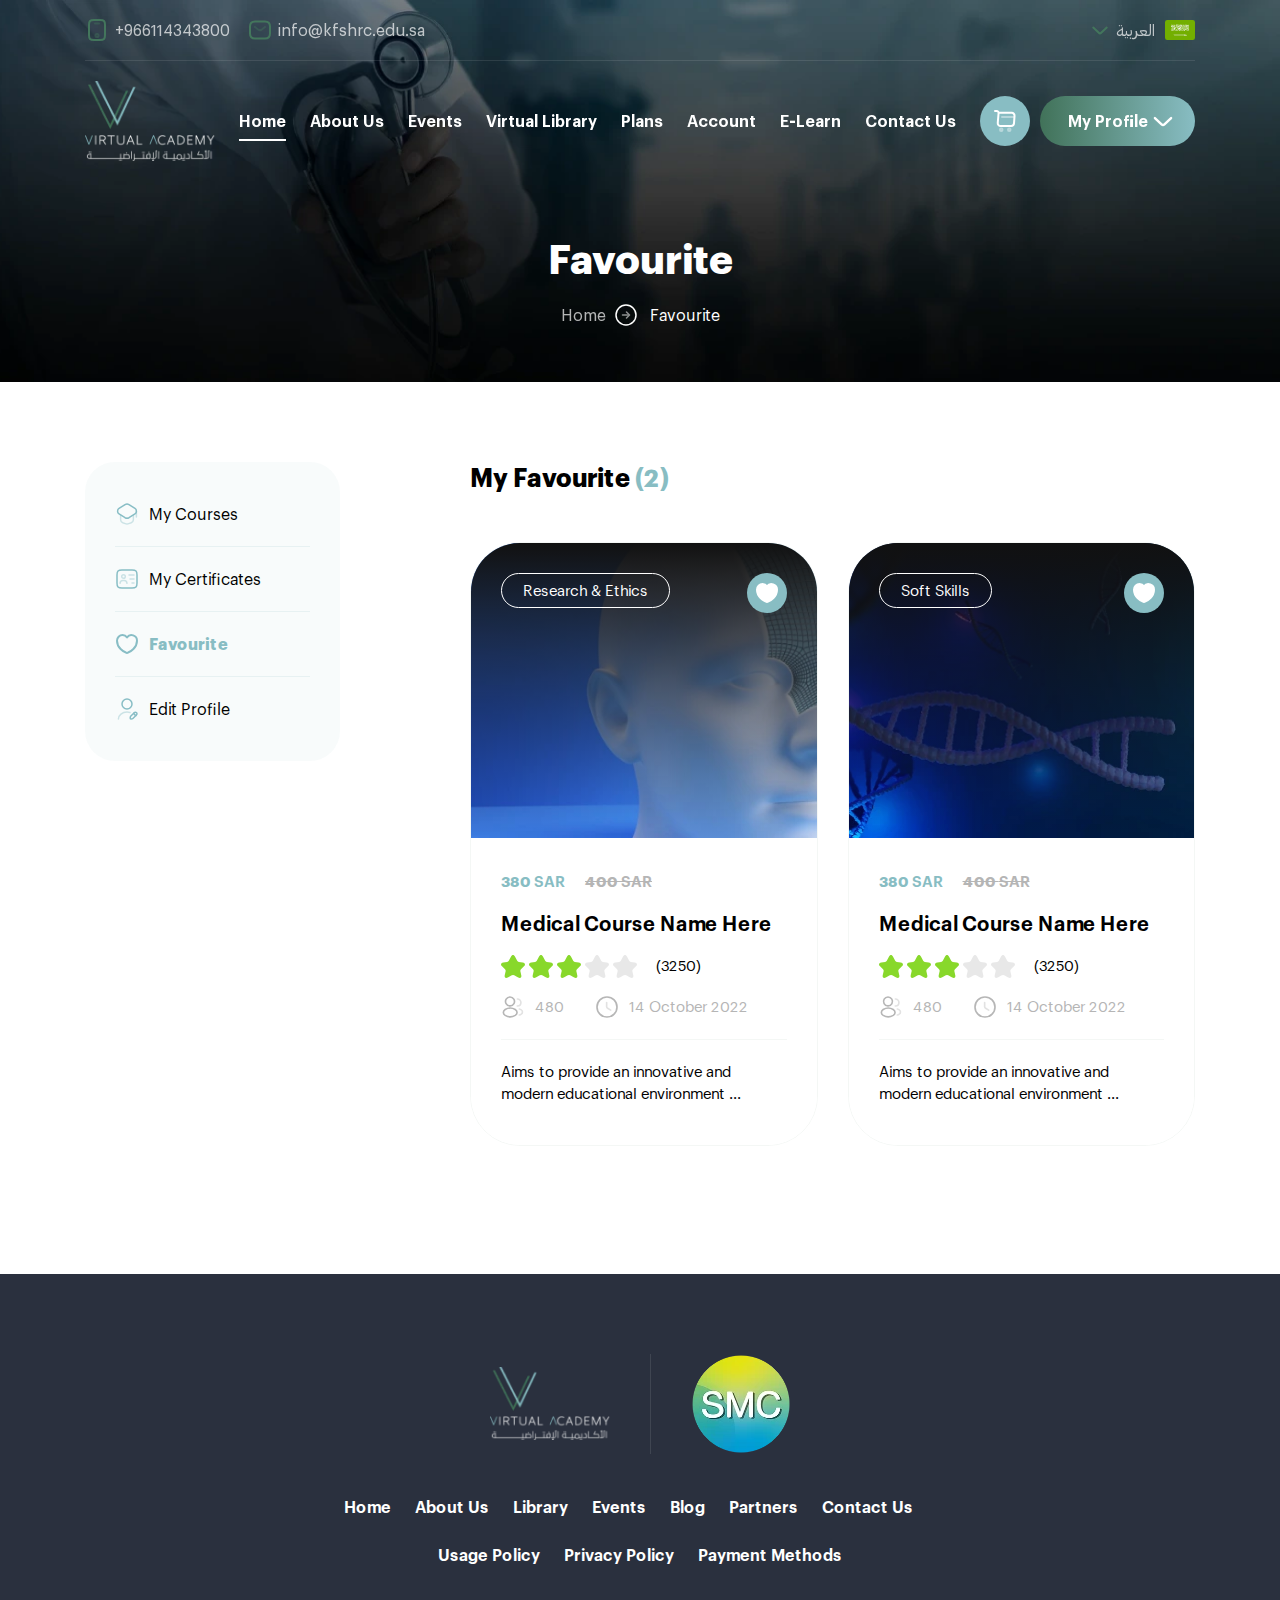
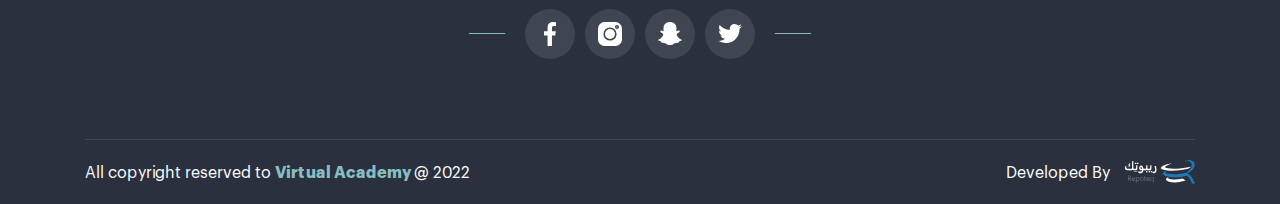
<file: favourite.html>
<!DOCTYPE html>
<html>
  <head>
    <meta charset="utf-8" />
    <meta name="description" content="...." />
    <meta name="author" content="misara adel" />
    <meta name="viewport" content="width=device-width, initial-scale=1, shrink-to-fit=no" />
    <title>
      Virtual Academy
    </title>
    <link rel="shortcut icon" href="assets/images/logo/icon.png" type="image/x-icon"/>
    <link rel="stylesheet" href="assets/css/lib/animate.css" />
    <link rel="stylesheet" href="assets/css/lib/jquery.fancybox.css" />
    <link rel="stylesheet" href="assets/css/lib/bootstrap.css" />
    <link rel="stylesheet" href="assets/css/lib/swiper-bundle.min.css" />
    <link rel="stylesheet" href="assets/css/style.css" />
  </head>
  <body>
    <nav class="navbar">
      <div class="container">
        <div class="top-nav">
          <ul class="socail-data">
            <li>
              <a href="#">
                <img src="assets/images/icons/phone.svg" loading="lazy" alt="" />

                <span>
                  +966114343800
                </span>
              </a>
            </li>

            <li>
              <a href="#">
                <img src="assets/images/icons/sms.svg" loading="lazy" alt="" />

                <span>
                  info@kfshrc.edu.sa
                </span>
              </a>
            </li>
          </ul>

          <div class="drop-lang">
            <a href="#" class="lang">
              <span>
                العربية
              </span>

              <img src="assets/images/icons/saudi_arabia.svg" loading="lazy" alt="" />
            </a>
          </div>
        </div>
        
        <div class="center-nav">
          <div class="hamburger">
            <span class="line"></span>
            <span class="line"></span>
            <span class="line"></span>
          </div>

          <a href="index.html" class="brand-name">
            <img src="assets/images/logo/logo.webp" class="fixed-logo" loading="lazy" alt="" />
            <img src="assets/images/logo/scroll-logo.png" class="scroll-logo" loading="lazy" alt="" />
          </a>

          <ul class="navbar-nav">
            <li class="nav-item">
              <a href="index.html" class="nav-link active">
                Home
              </a>
            </li>

            <li class="nav-item">
              <a href="about.html" class="nav-link">
                About Us
              </a>
            </li>

            <li class="nav-item">
              <a href="events.html" class="nav-link">
                Events
              </a>
            </li>

            <li class="nav-item">
              <a href="#" class="nav-link">
                Virtual Library
              </a>
            </li>

            <li class="nav-item">
              <a href="#" class="nav-link">
                Plans
              </a>
            </li>

            <li class="nav-item">
              <a href="#" class="nav-link">
                Account
              </a>
            </li>

            <li class="nav-item">
              <a href="#" class="nav-link">
                E-Learn
              </a>
            </li>

            <li class="nav-item">
              <a href="#" class="nav-link">
                Contact Us
              </a>
            </li>
          </ul>

          <div class="button-contain">
            <a href="cart.html" class="cart">
              <img src="assets/images/icons/cart.svg" class="cart-icon" loading="lazy" alt="" />
            </a>

            <div class="profile-popup">
              <a href="#" class="login-btn">
                <img src="assets/images/icons/user.svg" loading="lazy" alt="" />
  
                <span>
                  My Profile
                </span>
              </a>

              <div class="profile-list">
                <a href="#" class="profile">
                  <img src="assets/images/logo/icon.png" loading="lazy" alt="" />

                  <div class="profile-name">
                    <h2>
                      Virtual Academ..
                    </h2>

                    <p>
                      Info@gmail.com
                    </p>
                  </div>
                </a>

                <ul class="list">
                  <li>
                    <a href="my-courses.html">
                      <img src="assets/images/icons/course.svg" loading="lazy" alt="" />

                      <span>
                        My Courses
                      </span>
                    </a>
                  </li>

                  <li>
                    <a href="my-certificates.html">
                      <img src="assets/images/icons/certificates.svg" loading="lazy" alt="" />

                      <span>
                        My Certificates
                      </span>
                    </a>
                  </li>

                  <li>
                    <a href="favourite.html">
                      <img src="assets/images/icons/heart.svg" loading="lazy" alt="" />

                      <span>
                        Favourite
                      </span>
                    </a>
                  </li>

                  <li>
                    <a href="edit-profile.html">
                      <img src="assets/images/icons/edit.svg" loading="lazy" alt="" />

                      <span>
                        Edit Profile
                      </span>
                    </a>
                  </li>
                </ul>

                <a href="#" class="logout">
                  <span>
                    Logout
                  </span>
                </a>
              </div>
            </div>
          </div>
        </div>
      </div>
    </nav>

    <main>
      <section class="sub-header">
        <div class="container">
          <div class="row">
            <div class="col-lg-6 col-12 mx-auto">
              <div class="contain">
                <h1>
                  Favourite
                </h1>

                <ul class="sub-list">
                  <li>
                    <a href="#">
                      Home
                    </a>
                  </li>

                  <li>
                    <span>
                      Favourite
                    </span>
                  </li>
                </ul>
              </div>
            </div>
          </div>
        </div>
      </section>

      <section class="profile general-section">
        <div class="container">
          <div class="row">
            <div class="col-lg-3 col-12 mb-4">
              <ul class="profile-list">
                <li>
                  <a href="my-courses.html">
                    <img src="assets/images/icons/course.svg" loading="lazy" alt="" />

                    <span>
                      My Courses
                    </span>
                  </a>
                </li>

                <li>
                  <a href="my-certificates.html">
                    <img src="assets/images/icons/certificates.svg" loading="lazy" alt="" />

                    <span>
                      My Certificates
                    </span>
                  </a>
                </li>

                <li>
                  <a href="favourite.html" class="active">
                    <img src="assets/images/icons/heart.svg" loading="lazy" alt="" />

                    <span>
                      Favourite
                    </span>
                  </a>
                </li>

                <li>
                  <a href="edit-profile.html">
                    <img src="assets/images/icons/edit.svg" loading="lazy" alt="" />

                    <span>
                      Edit Profile
                    </span>
                  </a>
                </li>
              </ul>
            </div>

            <div class="col-lg-9 col-12 mb-4">
              <div class="profile-contain">
                <h1 class="head">
                  My Favourite 

                  <span>
                    (2)
                  </span>
                </h1>

                <div class="row">
                  <div class="col-lg-6 col-12 mb-4">
                    <div class="course-box">
                      <div class="front-box">
                        <div class="image-content">
                          <img src="assets/images/courses/course_1.webp" class="course-img" loading="lazy" alt="" />
      
                          <a href="#" class="fav-icon active">
                            <img src="assets/images/icons/heart.svg" class="border-icon" loading="lazy" alt="" />
                            <img src="assets/images/icons/fill_heart.svg" class="fill-icon" loading="lazy" alt="" />
                          </a>
      
                          <a href="#" class="type">
                            <span>
                              Research & Ethics
                            </span>
                          </a>
                        </div>
      
                        <div class="contain">
                          <div class="flex-price">
                            <p class="after">
                              380 
                              <span>
                                SAR
                              </span>
                            </p>
      
                            <p class="before">
                              400 
                              <span>
                                SAR
                              </span>
                            </p>
                          </div>
      
                          <a href="course-details.html" class="course-details">
                            Medical Course Name Here
                          </a>
      
                          <ul class="rate">
                            <li>
                              <a href="#" class="active">
                                <img src="assets/images/icons/star.svg" loading="lazy" alt="" />
                              </a>
                            </li>
      
                            <li>
                              <a href="#" class="active">
                                <img src="assets/images/icons/star.svg" loading="lazy" alt="" />
                              </a>
                            </li>
      
                            <li>
                              <a href="#" class="active">
                                <img src="assets/images/icons/star.svg" loading="lazy" alt="" />
                              </a>
                            </li>
      
                            <li>
                              <a href="#">
                                <img src="assets/images/icons/star.svg" loading="lazy" alt="" />
                              </a>
                            </li>
      
                            <li>
                              <a href="#">
                                <img src="assets/images/icons/star.svg" loading="lazy" alt="" />
                              </a>
                            </li>
      
                            <li>
                              <span>
                                (3250)
                              </span>
                            </li>
                          </ul>
      
                          <ul class="course-info">
                            <li>
                              <a href="#">
                                <img src="assets/images/icons/people.svg" loading="lazy" alt="" />
                                
                                <span>
                                  480
                                </span>
                              </a>
                            </li>
      
                            <li>
                              <a href="#">
                                <img src="assets/images/icons/clock.svg" loading="lazy" alt="" />
      
                                <span>
                                  14 October 2022
                                </span>
                              </a>
                            </li>
                          </ul>
      
                          <p>
                            Aims to provide an innovative and modern educational environment ...
                          </p>
                        </div>
                      </div>
      
                      <div class="back-front">
                        <img src="assets/images/courses/course_1.webp" class="course-cover" loading="lazy" alt="" />
      
                        <div class="data-contain">
                          <div class="flex-price">
                            <p class="after">
                              380 
                              <span>
                                SAR
                              </span>
                            </p>
      
                            <p class="before">
                              400 
                              <span>
                                SAR
                              </span>
                            </p>
                          </div>
      
                          <a href="course-details.html" class="course-details">
                            Medical Course Name Here
                          </a>
      
                          <ul class="rate">
                            <li>
                              <a href="#" class="active">
                                <img src="assets/images/icons/star.svg" loading="lazy" alt="" />
                              </a>
                            </li>
      
                            <li>
                              <a href="#" class="active">
                                <img src="assets/images/icons/star.svg" loading="lazy" alt="" />
                              </a>
                            </li>
      
                            <li>
                              <a href="#" class="active">
                                <img src="assets/images/icons/star.svg" loading="lazy" alt="" />
                              </a>
                            </li>
      
                            <li>
                              <a href="#">
                                <img src="assets/images/icons/star.svg" loading="lazy" alt="" />
                              </a>
                            </li>
      
                            <li>
                              <a href="#">
                                <img src="assets/images/icons/star.svg" loading="lazy" alt="" />
                              </a>
                            </li>
      
                            <li>
                              <span>
                                (3250)
                              </span>
                            </li>
                          </ul>
                          
                          <a href="#" class="type">
                            <span>
                              Research & Ethics
                            </span>
                          </a>
      
                          <ul class="course-info">
                            <li>
                              <a href="#">
                                <img src="assets/images/icons/people.svg" loading="lazy" alt="" />
                                
                                <span>
                                  480
                                </span>
                              </a>
                            </li>
      
                            <li>
                              <a href="#">
                                <img src="assets/images/icons/clock.svg" loading="lazy" alt="" />
      
                                <span>
                                  14 October 2022
                                </span>
                              </a>
                            </li>
                          </ul>
      
                          <div class="button-contain">
                            <button class="add-to-cart">
                              <span>
                                Add To Cart
                              </span>
                            </button>
      
                            <a href="#" class="fav-icon active">
                              <img src="assets/images/icons/heart.svg" class="border-icon" loading="lazy" alt="" />
                              <img src="assets/images/icons/fill_heart.svg" class="fill-icon" loading="lazy" alt="" />
                            </a>
                          </div>
                        </div>
                      </div>
                    </div>
                  </div>
      
                  <div class="col-lg-6 col-12 mb-4">
                    <div class="course-box">
                      <div class="front-box">
                        <div class="image-content">
                          <img src="assets/images/courses/course_2.webp" class="course-img" loading="lazy" alt="" />
      
                          <a href="#" class="fav-icon active">
                            <img src="assets/images/icons/heart.svg" class="border-icon" loading="lazy" alt="" />
                            <img src="assets/images/icons/fill_heart.svg" class="fill-icon" loading="lazy" alt="" />
                          </a>
      
                          <a href="#" class="type">
                            <span>
                              Soft Skills
                            </span>
                          </a>
                        </div>
      
                        <div class="contain">
                          <div class="flex-price">
                            <p class="after">
                              380 
                              <span>
                                SAR
                              </span>
                            </p>
      
                            <p class="before">
                              400 
                              <span>
                                SAR
                              </span>
                            </p>
                          </div>
      
                          <a href="course-details.html" class="course-details">
                            Medical Course Name Here
                          </a>
      
                          <ul class="rate">
                            <li>
                              <a href="#" class="active">
                                <img src="assets/images/icons/star.svg" loading="lazy" alt="" />
                              </a>
                            </li>
      
                            <li>
                              <a href="#" class="active">
                                <img src="assets/images/icons/star.svg" loading="lazy" alt="" />
                              </a>
                            </li>
      
                            <li>
                              <a href="#" class="active">
                                <img src="assets/images/icons/star.svg" loading="lazy" alt="" />
                              </a>
                            </li>
      
                            <li>
                              <a href="#">
                                <img src="assets/images/icons/star.svg" loading="lazy" alt="" />
                              </a>
                            </li>
      
                            <li>
                              <a href="#">
                                <img src="assets/images/icons/star.svg" loading="lazy" alt="" />
                              </a>
                            </li>
      
                            <li>
                              <span>
                                (3250)
                              </span>
                            </li>
                          </ul>
      
                          <ul class="course-info">
                            <li>
                              <a href="#">
                                <img src="assets/images/icons/people.svg" loading="lazy" alt="" />
                                
                                <span>
                                  480
                                </span>
                              </a>
                            </li>
      
                            <li>
                              <a href="#">
                                <img src="assets/images/icons/clock.svg" loading="lazy" alt="" />
      
                                <span>
                                  14 October 2022
                                </span>
                              </a>
                            </li>
                          </ul>
      
                          <p>
                            Aims to provide an innovative and modern educational environment ...
                          </p>
                        </div>
                      </div>
      
                      <div class="back-front">
                        <img src="assets/images/courses/course_2.webp" class="course-cover" loading="lazy" alt="" />
      
                        <div class="data-contain">
                          <div class="flex-price">
                            <p class="after">
                              380 
                              <span>
                                SAR
                              </span>
                            </p>
      
                            <p class="before">
                              400 
                              <span>
                                SAR
                              </span>
                            </p>
                          </div>
      
                          <a href="course-details.html" class="course-details">
                            Medical Course Name Here
                          </a>
      
                          <ul class="rate">
                            <li>
                              <a href="#" class="active">
                                <img src="assets/images/icons/star.svg" loading="lazy" alt="" />
                              </a>
                            </li>
      
                            <li>
                              <a href="#" class="active">
                                <img src="assets/images/icons/star.svg" loading="lazy" alt="" />
                              </a>
                            </li>
      
                            <li>
                              <a href="#" class="active">
                                <img src="assets/images/icons/star.svg" loading="lazy" alt="" />
                              </a>
                            </li>
      
                            <li>
                              <a href="#">
                                <img src="assets/images/icons/star.svg" loading="lazy" alt="" />
                              </a>
                            </li>
      
                            <li>
                              <a href="#">
                                <img src="assets/images/icons/star.svg" loading="lazy" alt="" />
                              </a>
                            </li>
      
                            <li>
                              <span>
                                (3250)
                              </span>
                            </li>
                          </ul>
                          
                          <a href="#" class="type">
                            <span>
                              Soft Skills
                            </span>
                          </a>
      
                          <ul class="course-info">
                            <li>
                              <a href="#">
                                <img src="assets/images/icons/people.svg" loading="lazy" alt="" />
                                
                                <span>
                                  480
                                </span>
                              </a>
                            </li>
      
                            <li>
                              <a href="#">
                                <img src="assets/images/icons/clock.svg" loading="lazy" alt="" />
      
                                <span>
                                  14 October 2022
                                </span>
                              </a>
                            </li>
                          </ul>
      
                          <div class="button-contain">
                            <button class="add-to-cart">
                              <span>
                                Add To Cart
                              </span>
                            </button>
      
                            <a href="#" class="fav-icon active">
                              <img src="assets/images/icons/heart.svg" class="border-icon" loading="lazy" alt="" />
                              <img src="assets/images/icons/fill_heart.svg" class="fill-icon" loading="lazy" alt="" />
                            </a>
                          </div>
                        </div>
                      </div>
                    </div>
                  </div>
                </div>
              </div>
            </div>
          </div>
        </div>
      </section>
    </main>

    <footer>
      <div class="container">
        <div class="row">
          <div class="col-lg-7 col-12 mx-auto">
            <div class="contain">
              <div class="brand-name">
                <img src="assets/images/logo/logo.webp" class="brand-logo" loading="lazy" alt="" />

                <img src="assets/images/logo/footer_logo.webp" class="hostiptal-logo" loading="lazy" alt="" />
              </div>

              <ul class="footer-links">
                <li>
                  <a href="#">
                    Home
                  </a>
                </li>

                <li>
                  <a href="#">
                    About Us
                  </a>
                </li>

                <li>
                  <a href="#">
                    Library
                  </a>
                </li>

                <li>
                  <a href="#">
                    Events
                  </a>
                </li>

                <li>
                  <a href="#">
                    Blog
                  </a>
                </li>

                <li>
                  <a href="#">
                    Partners
                  </a>
                </li>

                <li>
                  <a href="#">
                    Contact Us
                  </a>
                </li>

                <li>
                  <a href="#">
                    Usage Policy
                  </a>
                </li>

                <li>
                  <a href="#">
                    Privacy Policy
                  </a>
                </li>

                <li>
                  <a href="#">
                    Payment  Methods
                  </a>
                </li>
              </ul>

              <ul class="socail-media">
                <li>
                  <a href="#">
                    <img src="assets/images/footer/facebook.svg" loading="lazy" alt="" />
                  </a>
                </li>

                <li>
                  <a href="#">
                    <img src="assets/images/footer/instagram.svg" loading="lazy" alt="" />
                  </a>
                </li>

                <li>
                  <a href="#">
                    <img src="assets/images/footer/snapchat.svg" loading="lazy" alt="" />
                  </a>
                </li>

                <li>
                  <a href="#">
                    <img src="assets/images/footer/twitter.svg" loading="lazy" alt="" />
                  </a>
                </li>
              </ul>
            </div>
          </div>
        </div>

        <div class="copyrights">
          <p>
            All copyright reserved to 
            <span>
              Virtual Academy
            </span>
            @ 2022
          </p>

          <a href="https://repoteq.com/" target="_blank" class="repotic">
            <span>
              Developed By
            </span>

            <img src="assets/images/footer/repotic.svg" loading="lazy" alt="ريبوتك خيارك الأمثل لمشروعك" />
          </a>
        </div>
      </div>
    </footer>

    <script src="assets/js/lib/jquery4.js"></script>
    <script src="assets/js/lib/jquery-ui.min.js"></script>
    <script src="assets/js/lib/popper.js"></script>
    <script src="assets/js/lib/bootstrap.js"></script>
    <script src="assets/js/lib/swiper-bundle.min.js"></script>
    <script src="assets/js/lib/jquery.fancybox.js"></script>
    <script src="assets/js/main.js"></script>
  </body>
</html>
</file>
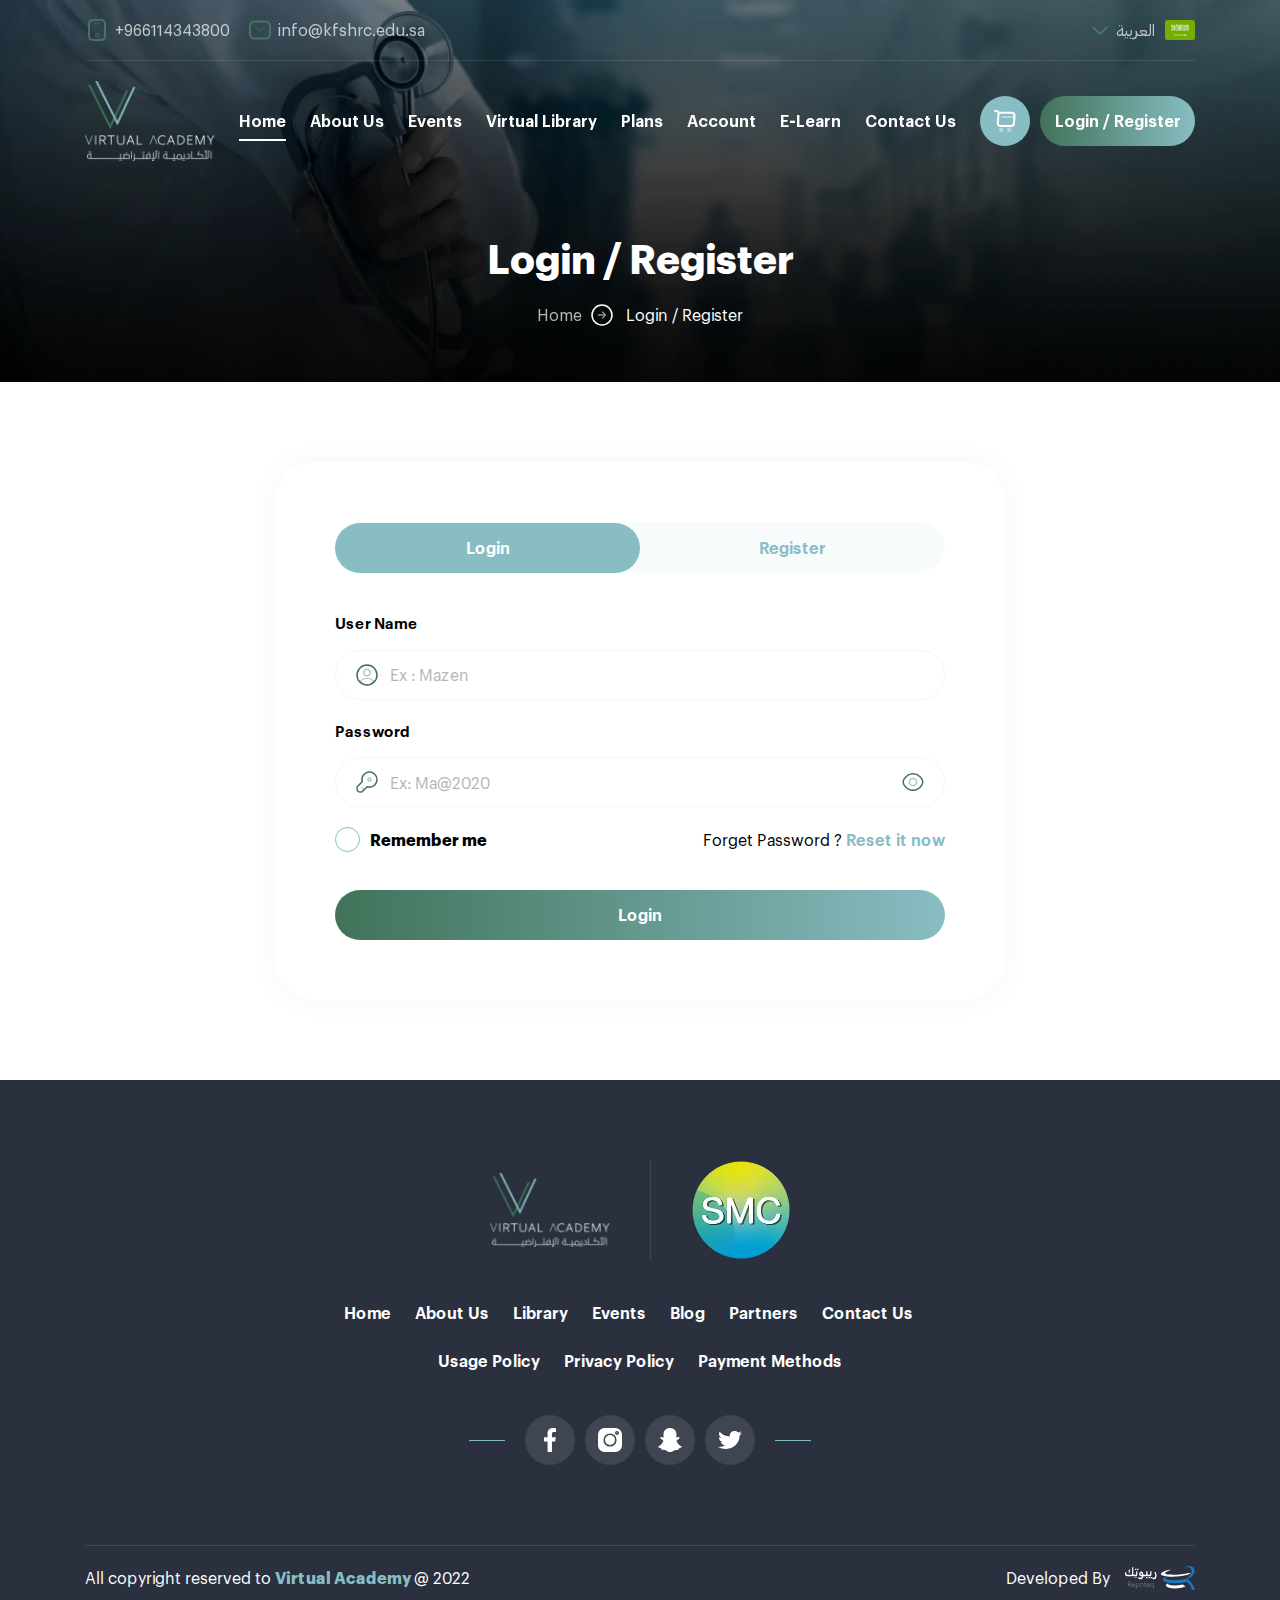
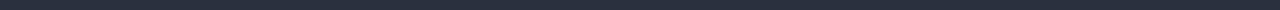
<file: login.html>
<!DOCTYPE html>
<html>
  <head>
    <meta charset="utf-8" />
    <meta name="description" content="...." />
    <meta name="author" content="misara adel" />
    <meta name="viewport" content="width=device-width, initial-scale=1, shrink-to-fit=no" />
    <title>
      Virtual Academy
    </title>
    <link rel="shortcut icon" href="assets/images/logo/icon.png" type="image/x-icon"/>
    <link rel="stylesheet" href="assets/css/lib/animate.css" />
    <link rel="stylesheet" href="assets/css/lib/jquery.fancybox.css" />
    <link rel="stylesheet" href="assets/css/lib/bootstrap.css" />
    <link rel="stylesheet" href="assets/css/lib/swiper-bundle.min.css" />
    <link rel="stylesheet" href="assets/css/style.css" />
  </head>
  <body>
    <nav class="navbar">
      <div class="container">
        <div class="top-nav">
          <ul class="socail-data">
            <li>
              <a href="#">
                <img src="assets/images/icons/phone.svg" loading="lazy" alt="" />

                <span>
                  +966114343800
                </span>
              </a>
            </li>

            <li>
              <a href="#">
                <img src="assets/images/icons/sms.svg" loading="lazy" alt="" />

                <span>
                  info@kfshrc.edu.sa
                </span>
              </a>
            </li>
          </ul>

          <div class="drop-lang">
            <a href="#" class="lang">
              <span>
                العربية
              </span>

              <img src="assets/images/icons/saudi_arabia.svg" loading="lazy" alt="" />
            </a>
          </div>
        </div>
        
        <div class="center-nav">
          <div class="hamburger">
            <span class="line"></span>
            <span class="line"></span>
            <span class="line"></span>
          </div>

          <a href="index.html" class="brand-name">
            <img src="assets/images/logo/logo.webp" class="fixed-logo" loading="lazy" alt="" />
            <img src="assets/images/logo/scroll-logo.png" class="scroll-logo" loading="lazy" alt="" />
          </a>

          <ul class="navbar-nav">
            <li class="nav-item">
              <a href="index.html" class="nav-link active">
                Home
              </a>
            </li>

            <li class="nav-item">
              <a href="about.html" class="nav-link">
                About Us
              </a>
            </li>

            <li class="nav-item">
              <a href="events.html" class="nav-link">
                Events
              </a>
            </li>

            <li class="nav-item">
              <a href="#" class="nav-link">
                Virtual Library
              </a>
            </li>

            <li class="nav-item">
              <a href="#" class="nav-link">
                Plans
              </a>
            </li>

            <li class="nav-item">
              <a href="#" class="nav-link">
                Account
              </a>
            </li>

            <li class="nav-item">
              <a href="#" class="nav-link">
                E-Learn
              </a>
            </li>

            <li class="nav-item">
              <a href="#" class="nav-link">
                Contact Us
              </a>
            </li>
          </ul>

          <div class="button-contain">
            <a href="cart.html" class="cart">
              <img src="assets/images/icons/cart.svg" class="cart-icon" loading="lazy" alt="" />
            </a>

            <a href="login.html" class="login-btn">
              <img src="assets/images/icons/user.svg" loading="lazy" alt="" />
              
              <span>
                Login / Register
              </span>
            </a>
          </div>
        </div>
      </div>
    </nav>

    <main>
      <section class="sub-header">
        <div class="container">
          <div class="row">
            <div class="col-lg-6 col-12 mx-auto">
              <div class="contain">
                <h1>
                  Login / Register
                </h1>

                <ul class="sub-list">
                  <li>
                    <a href="#">
                      Home
                    </a>
                  </li>

                  <li>
                    <span>
                      Login / Register
                    </span>
                  </li>
                </ul>
              </div>
            </div>
          </div>
        </div>
      </section>

      <section class="login general-section">
        <div class="container">
          <div class="row">
            <div class="col-lg-8 col-12 mx-auto">
              <div class="login-contain">
                <ul class="nav nav-tabs" id="myTab" role="tablist">
                  <li class="nav-item" role="presentation">
                    <a class="nav-link active" id="login-tab" data-toggle="tab" href="#login" role="tab" aria-controls="login" aria-selected="true">
                      Login
                    </a>
                  </li>

                  <li class="nav-item" role="presentation">
                    <a class="nav-link" id="register-tab" data-toggle="tab" href="#register" role="tab" aria-controls="register" aria-selected="false">
                      Register
                    </a>
                  </li>
                </ul>

                <div class="tab-content" id="myTabContent">
                  <div class="tab-pane fade show active" id="login" role="tabpanel" aria-labelledby="login-tab">
                    <form class="from-contain">
                      <div class="form-group">
                        <label for="">
                          User Name
                        </label>
  
                        <div class="form-data">
                          <img src="assets/images/icons/user.svg" loading="lazy" alt="" />
  
                          <input type="text" class="form-control" placeholder="Ex : Mazen" />
                        </div>
                      </div>

                      <div class="form-group">
                        <label for="">
                          Password
                        </label>
  
                        <div class="form-data show_hide_password">
                          <img src="assets/images/icons/password.svg" loading="lazy" alt="" />
  
                          <input type="password" class="form-control shadow_input" placeholder="Ex: Ma@2020" />

                          <a href="#" class="show-pass">
                            <img src="assets/images/icons/eye.svg" class="icon" loading="lazy" alt="" />
                            <img src="assets/images/icons/slash-eye.svg" class="slash-icon" loading="lazy" alt="">
                          </a>
                        </div>
                      </div>

                      <div class="flex-data">
                        <div class="wrapper">
                          <input type="checkbox" id="remain" class="radio-check radio-circle">
      
                          <label class="radio-title" for="remain">
                            Remember me
                          </label>
                        </div>
    
                        <a href="#" class="link">
                          Forget Password ?

                          <span>
                            Reset it now
                          </span>
                        </a>
                      </div>

                      <a href="edit-profile.html" class="submit-btn">
                        <span>
                          Login
                        </span>
                      </a>
                    </form>
                  </div>

                  <div class="tab-pane fade" id="register" role="tabpanel" aria-labelledby="register-tab">
                    <form class="from-contain">
                      <div class="form-group">
                        <label for="">
                          User Name
                        </label>
  
                        <div class="form-data">
                          <img src="assets/images/icons/user.svg" loading="lazy" alt="" />
  
                          <input type="text" class="form-control" placeholder="Ex : Mazen" />
                        </div>
                      </div>

                      <div class="form-group">
                        <label for="">
                          First Name
                        </label>
  
                        <div class="form-data">
                          <img src="assets/images/icons/user.svg" loading="lazy" alt="" />
  
                          <input type="text" class="form-control" placeholder="Ex : Mazen" />
                        </div>
                      </div>

                      <div class="form-group">
                        <label for="">
                          Last Name
                        </label>
  
                        <div class="form-data">
                          <img src="assets/images/icons/user.svg" loading="lazy" alt="" />
  
                          <input type="text" class="form-control" placeholder="Ex : Mazen" />
                        </div>
                      </div>

                      <div class="form-group">
                        <label for="">
                          Gender
                        </label>

                        <div class="flex-data data-contain-form">
                          <div class="wrapper">
                            <input type="checkbox" id="remain" class="radio-check radio-circle">
        
                            <label class="radio-title" for="remain">
                              Male
                            </label>
                          </div>
  
                          <div class="wrapper">
                            <input type="checkbox" id="remain" class="radio-check radio-circle">
        
                            <label class="radio-title" for="remain">
                              Female
                            </label>
                          </div>
                        </div>
                      </div>

                      <div class="form-group">
                        <label for="">
                          Job Position
                        </label>
  
                        <div class="form-data select-option">
                          <img src="assets/images/icons/position.svg" loading="lazy" alt="" />

                          <select name="" class="form-control" id="">
                            <option value="" hidden>
                              Ex : Doctor
                            </option>

                            <option value="">
                              Ex : Doctor
                            </option>
                          </select>
                        </div>
                      </div>

                      <div class="form-group">
                        <label for="">
                          Country
                        </label>
  
                        <div class="form-data select-option">
                          <img src="assets/images/icons/location.svg" loading="lazy" alt="" />

                          <select name="" class="form-control" id="">
                            <option value="" hidden>
                              Ex : Saudi Arabia
                            </option>

                            <option value="">
                              Ex : Saudi Arabia
                            </option>
                          </select>
                        </div>
                      </div>

                      <div class="form-group">
                        <label for="">
                          City
                        </label>
  
                        <div class="form-data select-option">
                          <img src="assets/images/icons/map.svg" loading="lazy" alt="" />

                          <select name="" class="form-control" id="">
                            <option value="" hidden>
                              Ex : Ryadah
                            </option>

                            <option value="">
                              Ex : Ryadah
                            </option>
                          </select>
                        </div>
                      </div>

                      <div class="form-group">
                        <label for="">
                          Email
                        </label>
  
                        <div class="form-data">
                          <img src="assets/images/icons/sms.svg" loading="lazy" alt="" />
  
                          <input type="text" class="form-control" placeholder="Ex : info@gmail.com" />
                        </div>
                      </div>

                      <div class="form-group">
                        <label for="">
                          Mobile Number
                        </label>
  
                        <div class="form-data">
                          <img src="assets/images/icons/phone.svg" loading="lazy" alt="" />
  
                          <input type="text" class="form-control" placeholder="Ex : 0569782154" />
                        </div>
                      </div>

                      <div class="form-group">
                        <label for="">
                          Password
                        </label>
  
                        <div class="form-data show_hide_password">
                          <img src="assets/images/icons/password.svg" loading="lazy" alt="" />
  
                          <input type="password" class="form-control shadow_input" placeholder="Ex: Ma@2020" />

                          <a href="#" class="show-pass">
                            <img src="assets/images/icons/eye.svg" class="icon" loading="lazy" alt="" />
                            <img src="assets/images/icons/slash-eye.svg" class="slash-icon" loading="lazy" alt="">
                          </a>
                        </div>
                      </div>

                      <div class="form-group">
                        <label for="">
                          Confirm Password
                        </label>
  
                        <div class="form-data show_hide_password">
                          <img src="assets/images/icons/password.svg" loading="lazy" alt="" />
  
                          <input type="password" class="form-control shadow_input" placeholder="Ex: Ma@2020" />

                          <a href="#" class="show-pass">
                            <img src="assets/images/icons/eye.svg" class="icon" loading="lazy" alt="" />
                            <img src="assets/images/icons/slash-eye.svg" class="slash-icon" loading="lazy" alt="">
                          </a>
                        </div>
                      </div>

                      <div class="flex-data">
                        <div class="wrapper">
                          <input type="checkbox" id="remain" class="radio-check radio-circle">
      
                          <label class="radio-title small-title" for="remain">
                            Agree All 

                            <a href="#" class="link">
                              <span>
                                Privacy & Conditions
                              </span>
                            </a>
                          </label>
                        </div>
                      </div>

                      <a href="edit-profile.html" class="submit-btn">
                        <span>
                          Register
                        </span>
                      </a>
                    </form>
                  </div>
                </div>
              </div>
            </div>
          </div>
        </div>
      </section>
    </main>

    <footer>
      <div class="container">
        <div class="row">
          <div class="col-lg-7 col-12 mx-auto">
            <div class="contain">
              <div class="brand-name">
                <img src="assets/images/logo/logo.webp" class="brand-logo" loading="lazy" alt="" />

                <img src="assets/images/logo/footer_logo.webp" class="hostiptal-logo" loading="lazy" alt="" />
              </div>

              <ul class="footer-links">
                <li>
                  <a href="#">
                    Home
                  </a>
                </li>

                <li>
                  <a href="#">
                    About Us
                  </a>
                </li>

                <li>
                  <a href="#">
                    Library
                  </a>
                </li>

                <li>
                  <a href="#">
                    Events
                  </a>
                </li>

                <li>
                  <a href="#">
                    Blog
                  </a>
                </li>

                <li>
                  <a href="#">
                    Partners
                  </a>
                </li>

                <li>
                  <a href="#">
                    Contact Us
                  </a>
                </li>

                <li>
                  <a href="#">
                    Usage Policy
                  </a>
                </li>

                <li>
                  <a href="#">
                    Privacy Policy
                  </a>
                </li>

                <li>
                  <a href="#">
                    Payment  Methods
                  </a>
                </li>
              </ul>

              <ul class="socail-media">
                <li>
                  <a href="#">
                    <img src="assets/images/footer/facebook.svg" loading="lazy" alt="" />
                  </a>
                </li>

                <li>
                  <a href="#">
                    <img src="assets/images/footer/instagram.svg" loading="lazy" alt="" />
                  </a>
                </li>

                <li>
                  <a href="#">
                    <img src="assets/images/footer/snapchat.svg" loading="lazy" alt="" />
                  </a>
                </li>

                <li>
                  <a href="#">
                    <img src="assets/images/footer/twitter.svg" loading="lazy" alt="" />
                  </a>
                </li>
              </ul>
            </div>
          </div>
        </div>

        <div class="copyrights">
          <p>
            All copyright reserved to 
            <span>
              Virtual Academy
            </span>
            @ 2022
          </p>

          <a href="https://repoteq.com/" target="_blank" class="repotic">
            <span>
              Developed By
            </span>

            <img src="assets/images/footer/repotic.svg" loading="lazy" alt="ريبوتك خيارك الأمثل لمشروعك" />
          </a>
        </div>
      </div>
    </footer>

    <script src="assets/js/lib/jquery4.js"></script>
    <script src="assets/js/lib/jquery-ui.min.js"></script>
    <script src="assets/js/lib/popper.js"></script>
    <script src="assets/js/lib/bootstrap.js"></script>
    <script src="assets/js/lib/swiper-bundle.min.js"></script>
    <script src="assets/js/lib/jquery.fancybox.js"></script>
    <script src="assets/js/main.js"></script>
  </body>
</html>
</file>
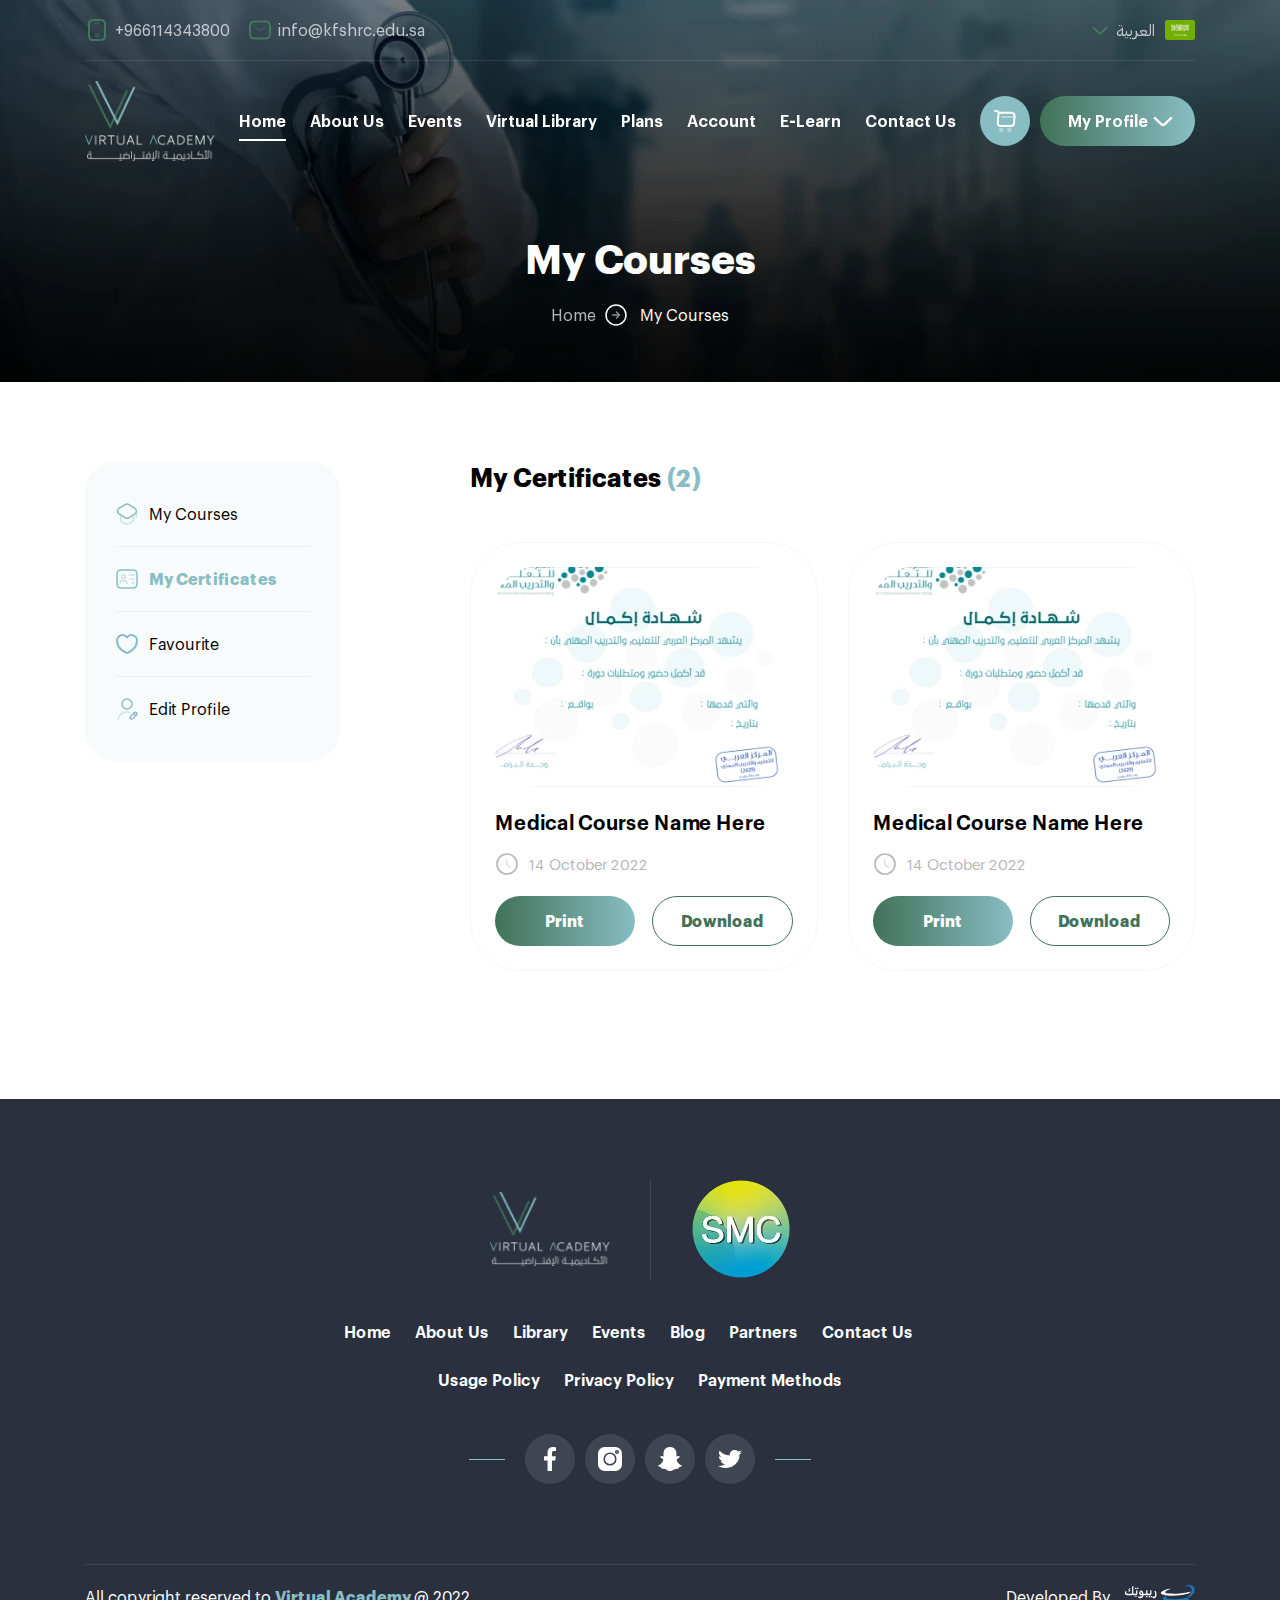
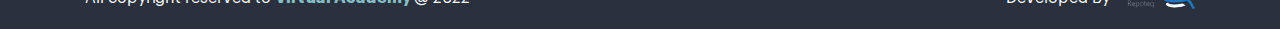
<file: my-certificates.html>
<!DOCTYPE html>
<html>
  <head>
    <meta charset="utf-8" />
    <meta name="description" content="...." />
    <meta name="author" content="misara adel" />
    <meta name="viewport" content="width=device-width, initial-scale=1, shrink-to-fit=no" />
    <title>
      Virtual Academy
    </title>
    <link rel="shortcut icon" href="assets/images/logo/icon.png" type="image/x-icon"/>
    <link rel="stylesheet" href="assets/css/lib/animate.css" />
    <link rel="stylesheet" href="assets/css/lib/jquery.fancybox.css" />
    <link rel="stylesheet" href="assets/css/lib/bootstrap.css" />
    <link rel="stylesheet" href="assets/css/lib/swiper-bundle.min.css" />
    <link rel="stylesheet" href="assets/css/style.css" />
  </head>
  <body>
    <nav class="navbar">
      <div class="container">
        <div class="top-nav">
          <ul class="socail-data">
            <li>
              <a href="#">
                <img src="assets/images/icons/phone.svg" loading="lazy" alt="" />

                <span>
                  +966114343800
                </span>
              </a>
            </li>

            <li>
              <a href="#">
                <img src="assets/images/icons/sms.svg" loading="lazy" alt="" />

                <span>
                  info@kfshrc.edu.sa
                </span>
              </a>
            </li>
          </ul>

          <div class="drop-lang">
            <a href="#" class="lang">
              <span>
                العربية
              </span>

              <img src="assets/images/icons/saudi_arabia.svg" loading="lazy" alt="" />
            </a>
          </div>
        </div>
        
        <div class="center-nav">
          <div class="hamburger">
            <span class="line"></span>
            <span class="line"></span>
            <span class="line"></span>
          </div>

          <a href="index.html" class="brand-name">
            <img src="assets/images/logo/logo.webp" class="fixed-logo" loading="lazy" alt="" />
            <img src="assets/images/logo/scroll-logo.png" class="scroll-logo" loading="lazy" alt="" />
          </a>

          <ul class="navbar-nav">
            <li class="nav-item">
              <a href="index.html" class="nav-link active">
                Home
              </a>
            </li>

            <li class="nav-item">
              <a href="about.html" class="nav-link">
                About Us
              </a>
            </li>

            <li class="nav-item">
              <a href="events.html" class="nav-link">
                Events
              </a>
            </li>

            <li class="nav-item">
              <a href="#" class="nav-link">
                Virtual Library
              </a>
            </li>

            <li class="nav-item">
              <a href="#" class="nav-link">
                Plans
              </a>
            </li>

            <li class="nav-item">
              <a href="#" class="nav-link">
                Account
              </a>
            </li>

            <li class="nav-item">
              <a href="#" class="nav-link">
                E-Learn
              </a>
            </li>

            <li class="nav-item">
              <a href="#" class="nav-link">
                Contact Us
              </a>
            </li>
          </ul>

          <div class="button-contain">
            <a href="cart.html" class="cart">
              <img src="assets/images/icons/cart.svg" class="cart-icon" loading="lazy" alt="" />
            </a>

            <div class="profile-popup">
              <a href="#" class="login-btn">
                <img src="assets/images/icons/user.svg" loading="lazy" alt="" />
  
                <span>
                  My Profile
                </span>
              </a>

              <div class="profile-list">
                <a href="#" class="profile">
                  <img src="assets/images/logo/icon.png" loading="lazy" alt="" />

                  <div class="profile-name">
                    <h2>
                      Virtual Academ..
                    </h2>

                    <p>
                      Info@gmail.com
                    </p>
                  </div>
                </a>

                <ul class="list">
                  <li>
                    <a href="my-courses.html">
                      <img src="assets/images/icons/course.svg" loading="lazy" alt="" />

                      <span>
                        My Courses
                      </span>
                    </a>
                  </li>

                  <li>
                    <a href="my-certificates.html">
                      <img src="assets/images/icons/certificates.svg" loading="lazy" alt="" />

                      <span>
                        My Certificates
                      </span>
                    </a>
                  </li>

                  <li>
                    <a href="favourite.html">
                      <img src="assets/images/icons/heart.svg" loading="lazy" alt="" />

                      <span>
                        Favourite
                      </span>
                    </a>
                  </li>

                  <li>
                    <a href="edit-profile.html">
                      <img src="assets/images/icons/edit.svg" loading="lazy" alt="" />

                      <span>
                        Edit Profile
                      </span>
                    </a>
                  </li>
                </ul>

                <a href="#" class="logout">
                  <span>
                    Logout
                  </span>
                </a>
              </div>
            </div>
          </div>
        </div>
      </div>
    </nav>

    <main>
      <section class="sub-header">
        <div class="container">
          <div class="row">
            <div class="col-lg-6 col-12 mx-auto">
              <div class="contain">
                <h1>
                  My Courses
                </h1>

                <ul class="sub-list">
                  <li>
                    <a href="#">
                      Home
                    </a>
                  </li>

                  <li>
                    <span>
                      My Courses
                    </span>
                  </li>
                </ul>
              </div>
            </div>
          </div>
        </div>
      </section>

      <section class="profile general-section">
        <div class="container">
          <div class="row">
            <div class="col-lg-3 col-12 mb-4">
              <ul class="profile-list">
                <li>
                  <a href="my-courses.html">
                    <img src="assets/images/icons/course.svg" loading="lazy" alt="" />

                    <span>
                      My Courses
                    </span>
                  </a>
                </li>

                <li>
                  <a href="my-certificates.html" class="active">
                    <img src="assets/images/icons/certificates.svg" loading="lazy" alt="" />

                    <span>
                      My Certificates
                    </span>
                  </a>
                </li>

                <li>
                  <a href="favourite.html">
                    <img src="assets/images/icons/heart.svg" loading="lazy" alt="" />

                    <span>
                      Favourite
                    </span>
                  </a>
                </li>

                <li>
                  <a href="edit-profile.html">
                    <img src="assets/images/icons/edit.svg" loading="lazy" alt="" />

                    <span>
                      Edit Profile
                    </span>
                  </a>
                </li>
              </ul>
            </div>

            <div class="col-lg-9 col-12 mb-4">
              <div class="profile-contain">
                <h1 class="head">
                  My Certificates 

                  <span>
                    (2)
                  </span>
                </h1>

                <div class="row">
                  <div class="col-lg-6 col-12 mb-4">
                    <div class="course-box certifacte-box">
                      <div class="front-box">
                        <div class="image-content">
                          <img src="assets/images/courses/certifcate.webp" class="course-img" loading="lazy" alt="" />
                        </div>
      
                        <div class="contain">
                          <a href="#" class="course-details">
                            Medical Course Name Here
                          </a>
      
                          <ul class="course-info border-0 p-0">
                            <li>
                              <a href="#">
                                <img src="assets/images/icons/clock.svg" loading="lazy" alt="" />
                                
                                <span>
                                  14 October 2022
                                </span>
                              </a>
                            </li>
                          </ul>

                          <div class="action-button">
                            <a href="https://api-motamarat.kfshrc.edu.sa/home/motamarat_uploads/SYSTEM/certificate//crt_9411680c-fa13-4e9b-91ce-de8f7b8560d3.pdf" target="_blank" class="action-btn bk-btn">
                              <span>
                                Print
                              </span>
                            </a>

                            <a href="https://api-motamarat.kfshrc.edu.sa/home/motamarat_uploads/SYSTEM/certificate//crt_9411680c-fa13-4e9b-91ce-de8f7b8560d3.pdf" target="_blank" class="action-btn border-btn">
                              <span>
                                Download
                              </span>
                            </a>
                          </div>
                        </div>
                      </div>
                    </div>
                  </div>

                  <div class="col-lg-6 col-12 mb-4">
                    <div class="course-box certifacte-box">
                      <div class="front-box">
                        <div class="image-content">
                          <img src="assets/images/courses/certifcate.webp" class="course-img" loading="lazy" alt="" />
                        </div>
      
                        <div class="contain">
                          <a href="#" class="course-details">
                            Medical Course Name Here
                          </a>
      
                          <ul class="course-info border-0 p-0">
                            <li>
                              <a href="#">
                                <img src="assets/images/icons/clock.svg" loading="lazy" alt="" />
                                
                                <span>
                                  14 October 2022
                                </span>
                              </a>
                            </li>
                          </ul>

                          <div class="action-button">
                            <a href="https://api-motamarat.kfshrc.edu.sa/home/motamarat_uploads/SYSTEM/certificate//crt_9411680c-fa13-4e9b-91ce-de8f7b8560d3.pdf" target="_blank" class="action-btn bk-btn">
                              <span>
                                Print
                              </span>
                            </a>

                            <a href="https://api-motamarat.kfshrc.edu.sa/home/motamarat_uploads/SYSTEM/certificate//crt_9411680c-fa13-4e9b-91ce-de8f7b8560d3.pdf" target="_blank" class="action-btn border-btn">
                              <span>
                                Download
                              </span>
                            </a>
                          </div>
                        </div>
                      </div>
                    </div>
                  </div>
                </div>
              </div>
            </div>
          </div>
        </div>
      </section>
    </main>

    <footer>
      <div class="container">
        <div class="row">
          <div class="col-lg-7 col-12 mx-auto">
            <div class="contain">
              <div class="brand-name">
                <img src="assets/images/logo/logo.webp" class="brand-logo" loading="lazy" alt="" />

                <img src="assets/images/logo/footer_logo.webp" class="hostiptal-logo" loading="lazy" alt="" />
              </div>

              <ul class="footer-links">
                <li>
                  <a href="#">
                    Home
                  </a>
                </li>

                <li>
                  <a href="#">
                    About Us
                  </a>
                </li>

                <li>
                  <a href="#">
                    Library
                  </a>
                </li>

                <li>
                  <a href="#">
                    Events
                  </a>
                </li>

                <li>
                  <a href="#">
                    Blog
                  </a>
                </li>

                <li>
                  <a href="#">
                    Partners
                  </a>
                </li>

                <li>
                  <a href="#">
                    Contact Us
                  </a>
                </li>

                <li>
                  <a href="#">
                    Usage Policy
                  </a>
                </li>

                <li>
                  <a href="#">
                    Privacy Policy
                  </a>
                </li>

                <li>
                  <a href="#">
                    Payment  Methods
                  </a>
                </li>
              </ul>

              <ul class="socail-media">
                <li>
                  <a href="#">
                    <img src="assets/images/footer/facebook.svg" loading="lazy" alt="" />
                  </a>
                </li>

                <li>
                  <a href="#">
                    <img src="assets/images/footer/instagram.svg" loading="lazy" alt="" />
                  </a>
                </li>

                <li>
                  <a href="#">
                    <img src="assets/images/footer/snapchat.svg" loading="lazy" alt="" />
                  </a>
                </li>

                <li>
                  <a href="#">
                    <img src="assets/images/footer/twitter.svg" loading="lazy" alt="" />
                  </a>
                </li>
              </ul>
            </div>
          </div>
        </div>

        <div class="copyrights">
          <p>
            All copyright reserved to 
            <span>
              Virtual Academy
            </span>
            @ 2022
          </p>

          <a href="https://repoteq.com/" target="_blank" class="repotic">
            <span>
              Developed By
            </span>

            <img src="assets/images/footer/repotic.svg" loading="lazy" alt="ريبوتك خيارك الأمثل لمشروعك" />
          </a>
        </div>
      </div>
    </footer>

    <script src="assets/js/lib/jquery4.js"></script>
    <script src="assets/js/lib/jquery-ui.min.js"></script>
    <script src="assets/js/lib/popper.js"></script>
    <script src="assets/js/lib/bootstrap.js"></script>
    <script src="assets/js/lib/swiper-bundle.min.js"></script>
    <script src="assets/js/lib/jquery.fancybox.js"></script>
    <script src="assets/js/main.js"></script>
  </body>
</html>
</file>
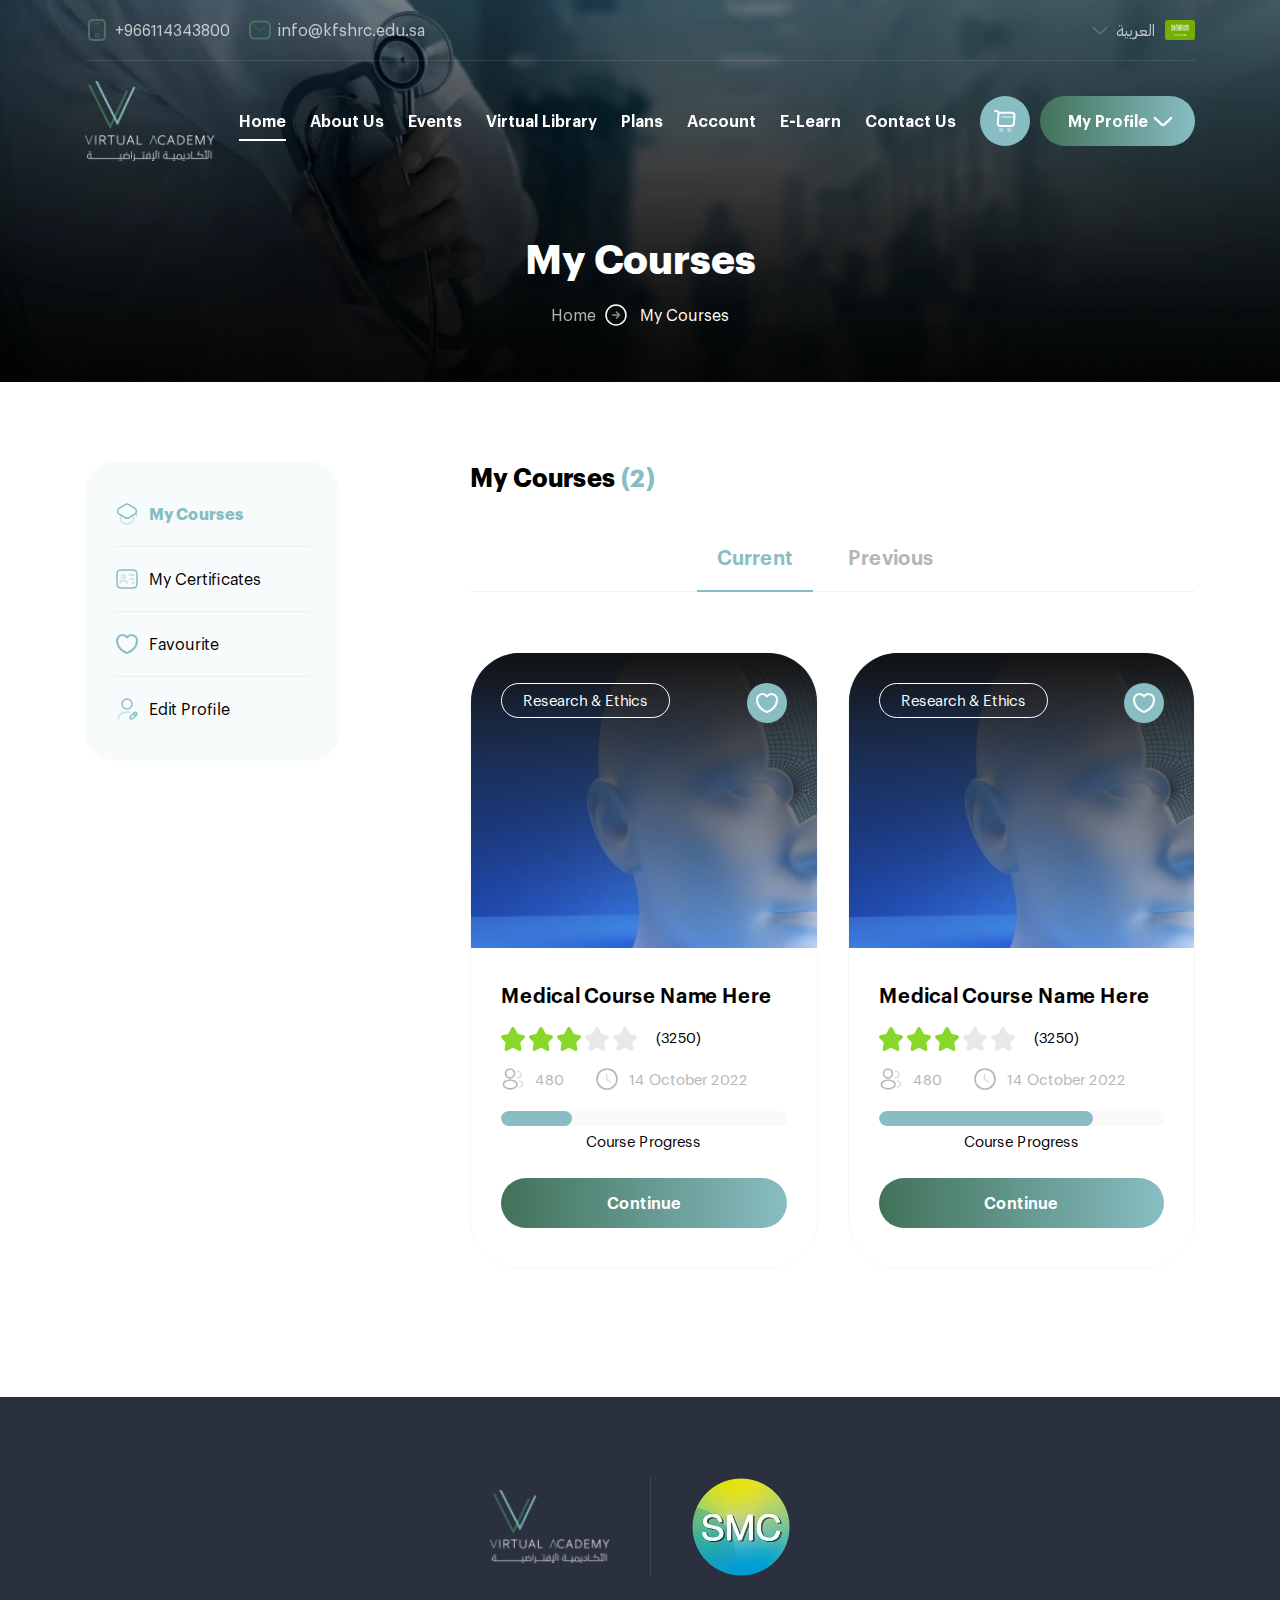
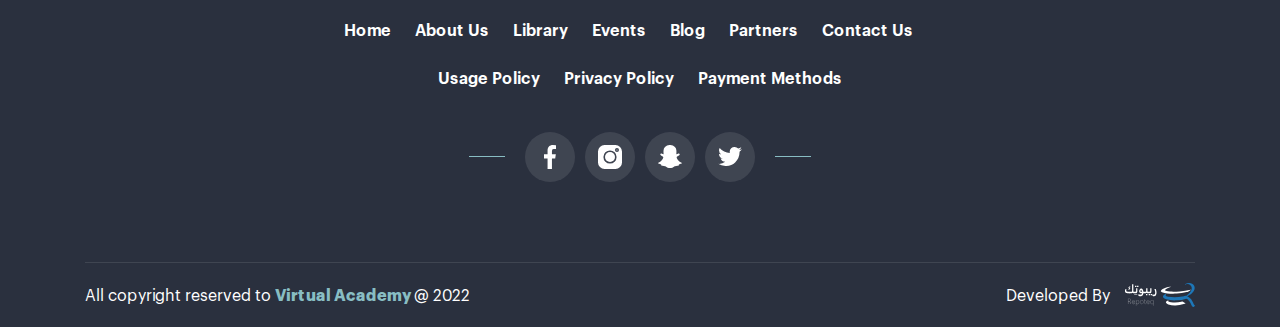
<file: my-courses.html>
<!DOCTYPE html>
<html>
  <head>
    <meta charset="utf-8" />
    <meta name="description" content="...." />
    <meta name="author" content="misara adel" />
    <meta name="viewport" content="width=device-width, initial-scale=1, shrink-to-fit=no" />
    <title>
      Virtual Academy
    </title>
    <link rel="shortcut icon" href="assets/images/logo/icon.png" type="image/x-icon"/>
    <link rel="stylesheet" href="assets/css/lib/animate.css" />
    <link rel="stylesheet" href="assets/css/lib/jquery.fancybox.css" />
    <link rel="stylesheet" href="assets/css/lib/bootstrap.css" />
    <link rel="stylesheet" href="assets/css/lib/swiper-bundle.min.css" />
    <link rel="stylesheet" href="assets/css/style.css" />
  </head>
  <body>
    <nav class="navbar">
      <div class="container">
        <div class="top-nav">
          <ul class="socail-data">
            <li>
              <a href="#">
                <img src="assets/images/icons/phone.svg" loading="lazy" alt="" />

                <span>
                  +966114343800
                </span>
              </a>
            </li>

            <li>
              <a href="#">
                <img src="assets/images/icons/sms.svg" loading="lazy" alt="" />

                <span>
                  info@kfshrc.edu.sa
                </span>
              </a>
            </li>
          </ul>

          <div class="drop-lang">
            <a href="#" class="lang">
              <span>
                العربية
              </span>

              <img src="assets/images/icons/saudi_arabia.svg" loading="lazy" alt="" />
            </a>
          </div>
        </div>
        
        <div class="center-nav">
          <div class="hamburger">
            <span class="line"></span>
            <span class="line"></span>
            <span class="line"></span>
          </div>

          <a href="index.html" class="brand-name">
            <img src="assets/images/logo/logo.webp" class="fixed-logo" loading="lazy" alt="" />
            <img src="assets/images/logo/scroll-logo.png" class="scroll-logo" loading="lazy" alt="" />
          </a>

          <ul class="navbar-nav">
            <li class="nav-item">
              <a href="index.html" class="nav-link active">
                Home
              </a>
            </li>

            <li class="nav-item">
              <a href="about.html" class="nav-link">
                About Us
              </a>
            </li>

            <li class="nav-item">
              <a href="events.html" class="nav-link">
                Events
              </a>
            </li>

            <li class="nav-item">
              <a href="#" class="nav-link">
                Virtual Library
              </a>
            </li>

            <li class="nav-item">
              <a href="#" class="nav-link">
                Plans
              </a>
            </li>

            <li class="nav-item">
              <a href="#" class="nav-link">
                Account
              </a>
            </li>

            <li class="nav-item">
              <a href="#" class="nav-link">
                E-Learn
              </a>
            </li>

            <li class="nav-item">
              <a href="#" class="nav-link">
                Contact Us
              </a>
            </li>
          </ul>

          <div class="button-contain">
            <a href="cart.html" class="cart">
              <img src="assets/images/icons/cart.svg" class="cart-icon" loading="lazy" alt="" />
            </a>

            <div class="profile-popup">
              <a href="#" class="login-btn">
                <img src="assets/images/icons/user.svg" loading="lazy" alt="" />
  
                <span>
                  My Profile
                </span>
              </a>

              <div class="profile-list">
                <a href="#" class="profile">
                  <img src="assets/images/logo/icon.png" loading="lazy" alt="" />

                  <div class="profile-name">
                    <h2>
                      Virtual Academ..
                    </h2>

                    <p>
                      Info@gmail.com
                    </p>
                  </div>
                </a>

                <ul class="list">
                  <li>
                    <a href="my-courses.html">
                      <img src="assets/images/icons/course.svg" loading="lazy" alt="" />

                      <span>
                        My Courses
                      </span>
                    </a>
                  </li>

                  <li>
                    <a href="my-certificates.html">
                      <img src="assets/images/icons/certificates.svg" loading="lazy" alt="" />

                      <span>
                        My Certificates
                      </span>
                    </a>
                  </li>

                  <li>
                    <a href="favourite.html">
                      <img src="assets/images/icons/heart.svg" loading="lazy" alt="" />

                      <span>
                        Favourite
                      </span>
                    </a>
                  </li>

                  <li>
                    <a href="edit-profile.html">
                      <img src="assets/images/icons/edit.svg" loading="lazy" alt="" />

                      <span>
                        Edit Profile
                      </span>
                    </a>
                  </li>
                </ul>

                <a href="#" class="logout">
                  <span>
                    Logout
                  </span>
                </a>
              </div>
            </div>
          </div>
        </div>
      </div>
    </nav>

    <main>
      <section class="sub-header">
        <div class="container">
          <div class="row">
            <div class="col-lg-6 col-12 mx-auto">
              <div class="contain">
                <h1>
                  My Courses
                </h1>

                <ul class="sub-list">
                  <li>
                    <a href="#">
                      Home
                    </a>
                  </li>

                  <li>
                    <span>
                      My Courses
                    </span>
                  </li>
                </ul>
              </div>
            </div>
          </div>
        </div>
      </section>

      <section class="profile general-section">
        <div class="container">
          <div class="row">
            <div class="col-lg-3 col-12 mb-4">
              <ul class="profile-list">
                <li>
                  <a href="my-courses.html" class="active">
                    <img src="assets/images/icons/course.svg" loading="lazy" alt="" />

                    <span>
                      My Courses
                    </span>
                  </a>
                </li>

                <li>
                  <a href="my-certificates.html">
                    <img src="assets/images/icons/certificates.svg" loading="lazy" alt="" />

                    <span>
                      My Certificates
                    </span>
                  </a>
                </li>

                <li>
                  <a href="favourite.html">
                    <img src="assets/images/icons/heart.svg" loading="lazy" alt="" />

                    <span>
                      Favourite
                    </span>
                  </a>
                </li>

                <li>
                  <a href="edit-profile.html">
                    <img src="assets/images/icons/edit.svg" loading="lazy" alt="" />

                    <span>
                      Edit Profile
                    </span>
                  </a>
                </li>
              </ul>
            </div>

            <div class="col-lg-9 col-12 mb-4">
              <div class="profile-contain">
                <h1 class="head">
                  My Courses 

                  <span>
                    (2)
                  </span>
                </h1>

                <ul class="nav nav-tabs" id="myTab" role="tablist">
                  <li class="nav-item" role="presentation">
                    <a class="nav-link active" id="current-tab" data-toggle="tab" href="#current" role="tab" aria-controls="current" aria-selected="true">
                      Current
                    </a>
                  </li>

                  <li class="nav-item" role="presentation">
                    <a class="nav-link" id="previous-tab" data-toggle="tab" href="#previous" role="tab" aria-controls="previous" aria-selected="false">
                      Previous
                    </a>
                  </li>
                </ul>

                <div class="tab-content" id="myTabContent">
                  <div class="tab-pane fade show active" id="current" role="tabpanel" aria-labelledby="current-tab">
                    <div class="row">
                      <div class="col-lg-6 col-12 mb-4">
                        <div class="course-box">
                          <div class="front-box">
                            <div class="image-content">
                              <img src="assets/images/courses/course_1.webp" class="course-img" loading="lazy" alt="" />
          
                              <a href="#" class="fav-icon">
                                <img src="assets/images/icons/heart.svg" class="border-icon" loading="lazy" alt="" />
                                <img src="assets/images/icons/fill_heart.svg" class="fill-icon" loading="lazy" alt="" />
                              </a>
          
                              <a href="#" class="type">
                                <span>
                                  Research & Ethics
                                </span>
                              </a>
                            </div>
          
                            <div class="contain">
                              <a href="course-details.html" class="course-details">
                                Medical Course Name Here
                              </a>
          
                              <ul class="rate">
                                <li>
                                  <a href="#" class="active">
                                    <img src="assets/images/icons/star.svg" loading="lazy" alt="" />
                                  </a>
                                </li>
          
                                <li>
                                  <a href="#" class="active">
                                    <img src="assets/images/icons/star.svg" loading="lazy" alt="" />
                                  </a>
                                </li>
          
                                <li>
                                  <a href="#" class="active">
                                    <img src="assets/images/icons/star.svg" loading="lazy" alt="" />
                                  </a>
                                </li>
          
                                <li>
                                  <a href="#">
                                    <img src="assets/images/icons/star.svg" loading="lazy" alt="" />
                                  </a>
                                </li>
          
                                <li>
                                  <a href="#">
                                    <img src="assets/images/icons/star.svg" loading="lazy" alt="" />
                                  </a>
                                </li>
          
                                <li>
                                  <span>
                                    (3250)
                                  </span>
                                </li>
                              </ul>
          
                              <ul class="course-info border-0 p-0">
                                <li>
                                  <a href="#">
                                    <img src="assets/images/icons/people.svg" loading="lazy" alt="" />
                                    
                                    <span>
                                      480
                                    </span>
                                  </a>
                                </li>
          
                                <li>
                                  <a href="#">
                                    <img src="assets/images/icons/clock.svg" loading="lazy" alt="" />
          
                                    <span>
                                      14 October 2022
                                    </span>
                                  </a>
                                </li>
                              </ul>
                              
                              <div class="course-progress mb-1">
                                <div class="progress-course-bar w-25"></div>
                              </div>
                              
                              <p class="text-center">
                                Course Progress
                              </p>

                              <a href="watch-course.html" class="continue-btn">
                                <span>
                                  Continue
                                </span>
                              </a>
                            </div>
                          </div>
                        </div>
                      </div>

                      <div class="col-lg-6 col-12 mb-4">
                        <div class="course-box">
                          <div class="front-box">
                            <div class="image-content">
                              <img src="assets/images/courses/course_1.webp" class="course-img" loading="lazy" alt="" />
          
                              <a href="#" class="fav-icon">
                                <img src="assets/images/icons/heart.svg" class="border-icon" loading="lazy" alt="" />
                                <img src="assets/images/icons/fill_heart.svg" class="fill-icon" loading="lazy" alt="" />
                              </a>
          
                              <a href="#" class="type">
                                <span>
                                  Research & Ethics
                                </span>
                              </a>
                            </div>
          
                            <div class="contain">
                              <a href="course-details.html" class="course-details">
                                Medical Course Name Here
                              </a>
          
                              <ul class="rate">
                                <li>
                                  <a href="#" class="active">
                                    <img src="assets/images/icons/star.svg" loading="lazy" alt="" />
                                  </a>
                                </li>
          
                                <li>
                                  <a href="#" class="active">
                                    <img src="assets/images/icons/star.svg" loading="lazy" alt="" />
                                  </a>
                                </li>
          
                                <li>
                                  <a href="#" class="active">
                                    <img src="assets/images/icons/star.svg" loading="lazy" alt="" />
                                  </a>
                                </li>
          
                                <li>
                                  <a href="#">
                                    <img src="assets/images/icons/star.svg" loading="lazy" alt="" />
                                  </a>
                                </li>
          
                                <li>
                                  <a href="#">
                                    <img src="assets/images/icons/star.svg" loading="lazy" alt="" />
                                  </a>
                                </li>
          
                                <li>
                                  <span>
                                    (3250)
                                  </span>
                                </li>
                              </ul>
          
                              <ul class="course-info border-0 p-0">
                                <li>
                                  <a href="#">
                                    <img src="assets/images/icons/people.svg" loading="lazy" alt="" />
                                    
                                    <span>
                                      480
                                    </span>
                                  </a>
                                </li>
          
                                <li>
                                  <a href="#">
                                    <img src="assets/images/icons/clock.svg" loading="lazy" alt="" />
          
                                    <span>
                                      14 October 2022
                                    </span>
                                  </a>
                                </li>
                              </ul>
                              
                              <div class="course-progress mb-1">
                                <div class="progress-course-bar w-75"></div>
                              </div>
                              
                              <p class="text-center">
                                Course Progress
                              </p>

                              <a href="watch-course.html" class="continue-btn">
                                <span>
                                  Continue
                                </span>
                              </a>
                            </div>
                          </div>
                        </div>
                      </div>
                    </div>
                  </div>

                  <div class="tab-pane fade" id="previous" role="tabpanel" aria-labelledby="previous-tab">
                    <div class="row">
                      <div class="col-lg-6 col-12 mb-4">
                        <div class="course-box">
                          <div class="front-box">
                            <div class="image-content">
                              <img src="assets/images/courses/course_1.webp" class="course-img" loading="lazy" alt="" />
          
                              <a href="#" class="fav-icon">
                                <img src="assets/images/icons/heart.svg" class="border-icon" loading="lazy" alt="" />
                                <img src="assets/images/icons/fill_heart.svg" class="fill-icon" loading="lazy" alt="" />
                              </a>
          
                              <a href="#" class="type">
                                <span>
                                  Research & Ethics
                                </span>
                              </a>
                            </div>
          
                            <div class="contain">
                              <a href="course-details.html" class="course-details">
                                Medical Course Name Here
                              </a>
          
                              <ul class="rate">
                                <li>
                                  <a href="#" class="active">
                                    <img src="assets/images/icons/star.svg" loading="lazy" alt="" />
                                  </a>
                                </li>
          
                                <li>
                                  <a href="#" class="active">
                                    <img src="assets/images/icons/star.svg" loading="lazy" alt="" />
                                  </a>
                                </li>
          
                                <li>
                                  <a href="#" class="active">
                                    <img src="assets/images/icons/star.svg" loading="lazy" alt="" />
                                  </a>
                                </li>
          
                                <li>
                                  <a href="#">
                                    <img src="assets/images/icons/star.svg" loading="lazy" alt="" />
                                  </a>
                                </li>
          
                                <li>
                                  <a href="#">
                                    <img src="assets/images/icons/star.svg" loading="lazy" alt="" />
                                  </a>
                                </li>
          
                                <li>
                                  <span>
                                    (3250)
                                  </span>
                                </li>
                              </ul>
          
                              <ul class="course-info border-0 p-0">
                                <li>
                                  <a href="#">
                                    <img src="assets/images/icons/people.svg" loading="lazy" alt="" />
                                    
                                    <span>
                                      480
                                    </span>
                                  </a>
                                </li>
          
                                <li>
                                  <a href="#">
                                    <img src="assets/images/icons/clock.svg" loading="lazy" alt="" />
          
                                    <span>
                                      14 October 2022
                                    </span>
                                  </a>
                                </li>
                              </ul>
                              
                              <div class="course-progress mb-1">
                                <div class="progress-course-bar w-50"></div>
                              </div>
                              
                              <p class="text-center">
                                Course Progress
                              </p>

                              <a href="watch-course.html" class="continue-btn">
                                <span>
                                  Continue
                                </span>
                              </a>
                            </div>
                          </div>
                        </div>
                      </div>

                      <div class="col-lg-6 col-12 mb-4">
                        <div class="course-box">
                          <div class="front-box">
                            <div class="image-content">
                              <img src="assets/images/courses/course_1.webp" class="course-img" loading="lazy" alt="" />
          
                              <a href="#" class="fav-icon">
                                <img src="assets/images/icons/heart.svg" class="border-icon" loading="lazy" alt="" />
                                <img src="assets/images/icons/fill_heart.svg" class="fill-icon" loading="lazy" alt="" />
                              </a>
          
                              <a href="#" class="type">
                                <span>
                                  Research & Ethics
                                </span>
                              </a>
                            </div>
          
                            <div class="contain">
                              <a href="course-details.html" class="course-details">
                                Medical Course Name Here
                              </a>
          
                              <ul class="rate">
                                <li>
                                  <a href="#" class="active">
                                    <img src="assets/images/icons/star.svg" loading="lazy" alt="" />
                                  </a>
                                </li>
          
                                <li>
                                  <a href="#" class="active">
                                    <img src="assets/images/icons/star.svg" loading="lazy" alt="" />
                                  </a>
                                </li>
          
                                <li>
                                  <a href="#" class="active">
                                    <img src="assets/images/icons/star.svg" loading="lazy" alt="" />
                                  </a>
                                </li>
          
                                <li>
                                  <a href="#">
                                    <img src="assets/images/icons/star.svg" loading="lazy" alt="" />
                                  </a>
                                </li>
          
                                <li>
                                  <a href="#">
                                    <img src="assets/images/icons/star.svg" loading="lazy" alt="" />
                                  </a>
                                </li>
          
                                <li>
                                  <span>
                                    (3250)
                                  </span>
                                </li>
                              </ul>
          
                              <ul class="course-info border-0 p-0">
                                <li>
                                  <a href="#">
                                    <img src="assets/images/icons/people.svg" loading="lazy" alt="" />
                                    
                                    <span>
                                      480
                                    </span>
                                  </a>
                                </li>
          
                                <li>
                                  <a href="#">
                                    <img src="assets/images/icons/clock.svg" loading="lazy" alt="" />
          
                                    <span>
                                      14 October 2022
                                    </span>
                                  </a>
                                </li>
                              </ul>
                              
                              <div class="course-progress mb-1">
                                <div class="progress-course-bar w-75"></div>
                              </div>
                              
                              <p class="text-center">
                                Course Progress
                              </p>

                              <a href="watch-course.html" class="continue-btn">
                                <span>
                                  Continue
                                </span>
                              </a>
                            </div>
                          </div>
                        </div>
                      </div>
                    </div>
                  </div>
                </div>
              </div>
            </div>
          </div>
        </div>
      </section>
    </main>

    <footer>
      <div class="container">
        <div class="row">
          <div class="col-lg-7 col-12 mx-auto">
            <div class="contain">
              <div class="brand-name">
                <img src="assets/images/logo/logo.webp" class="brand-logo" loading="lazy" alt="" />

                <img src="assets/images/logo/footer_logo.webp" class="hostiptal-logo" loading="lazy" alt="" />
              </div>

              <ul class="footer-links">
                <li>
                  <a href="#">
                    Home
                  </a>
                </li>

                <li>
                  <a href="#">
                    About Us
                  </a>
                </li>

                <li>
                  <a href="#">
                    Library
                  </a>
                </li>

                <li>
                  <a href="#">
                    Events
                  </a>
                </li>

                <li>
                  <a href="#">
                    Blog
                  </a>
                </li>

                <li>
                  <a href="#">
                    Partners
                  </a>
                </li>

                <li>
                  <a href="#">
                    Contact Us
                  </a>
                </li>

                <li>
                  <a href="#">
                    Usage Policy
                  </a>
                </li>

                <li>
                  <a href="#">
                    Privacy Policy
                  </a>
                </li>

                <li>
                  <a href="#">
                    Payment  Methods
                  </a>
                </li>
              </ul>

              <ul class="socail-media">
                <li>
                  <a href="#">
                    <img src="assets/images/footer/facebook.svg" loading="lazy" alt="" />
                  </a>
                </li>

                <li>
                  <a href="#">
                    <img src="assets/images/footer/instagram.svg" loading="lazy" alt="" />
                  </a>
                </li>

                <li>
                  <a href="#">
                    <img src="assets/images/footer/snapchat.svg" loading="lazy" alt="" />
                  </a>
                </li>

                <li>
                  <a href="#">
                    <img src="assets/images/footer/twitter.svg" loading="lazy" alt="" />
                  </a>
                </li>
              </ul>
            </div>
          </div>
        </div>

        <div class="copyrights">
          <p>
            All copyright reserved to 
            <span>
              Virtual Academy
            </span>
            @ 2022
          </p>

          <a href="https://repoteq.com/" target="_blank" class="repotic">
            <span>
              Developed By
            </span>

            <img src="assets/images/footer/repotic.svg" loading="lazy" alt="ريبوتك خيارك الأمثل لمشروعك" />
          </a>
        </div>
      </div>
    </footer>

    <script src="assets/js/lib/jquery4.js"></script>
    <script src="assets/js/lib/jquery-ui.min.js"></script>
    <script src="assets/js/lib/popper.js"></script>
    <script src="assets/js/lib/bootstrap.js"></script>
    <script src="assets/js/lib/swiper-bundle.min.js"></script>
    <script src="assets/js/lib/jquery.fancybox.js"></script>
    <script src="assets/js/main.js"></script>
  </body>
</html>
</file>
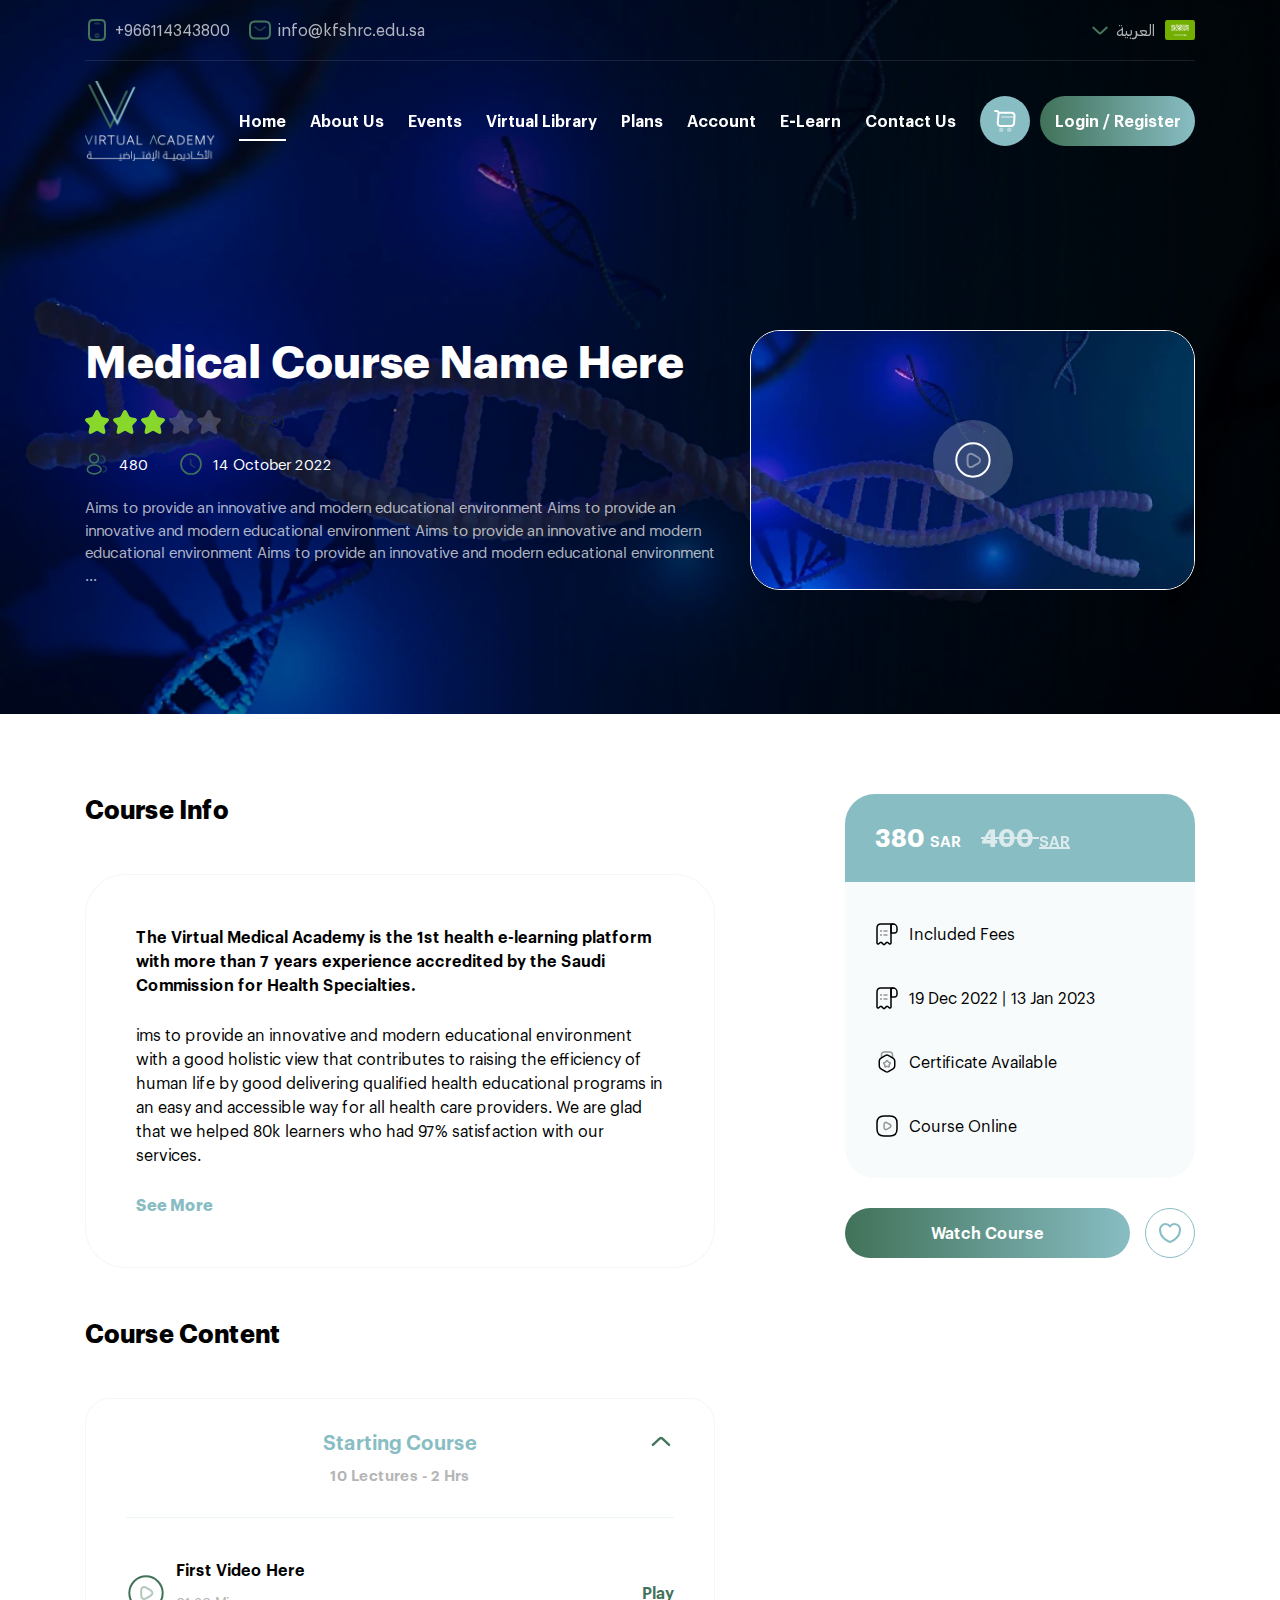
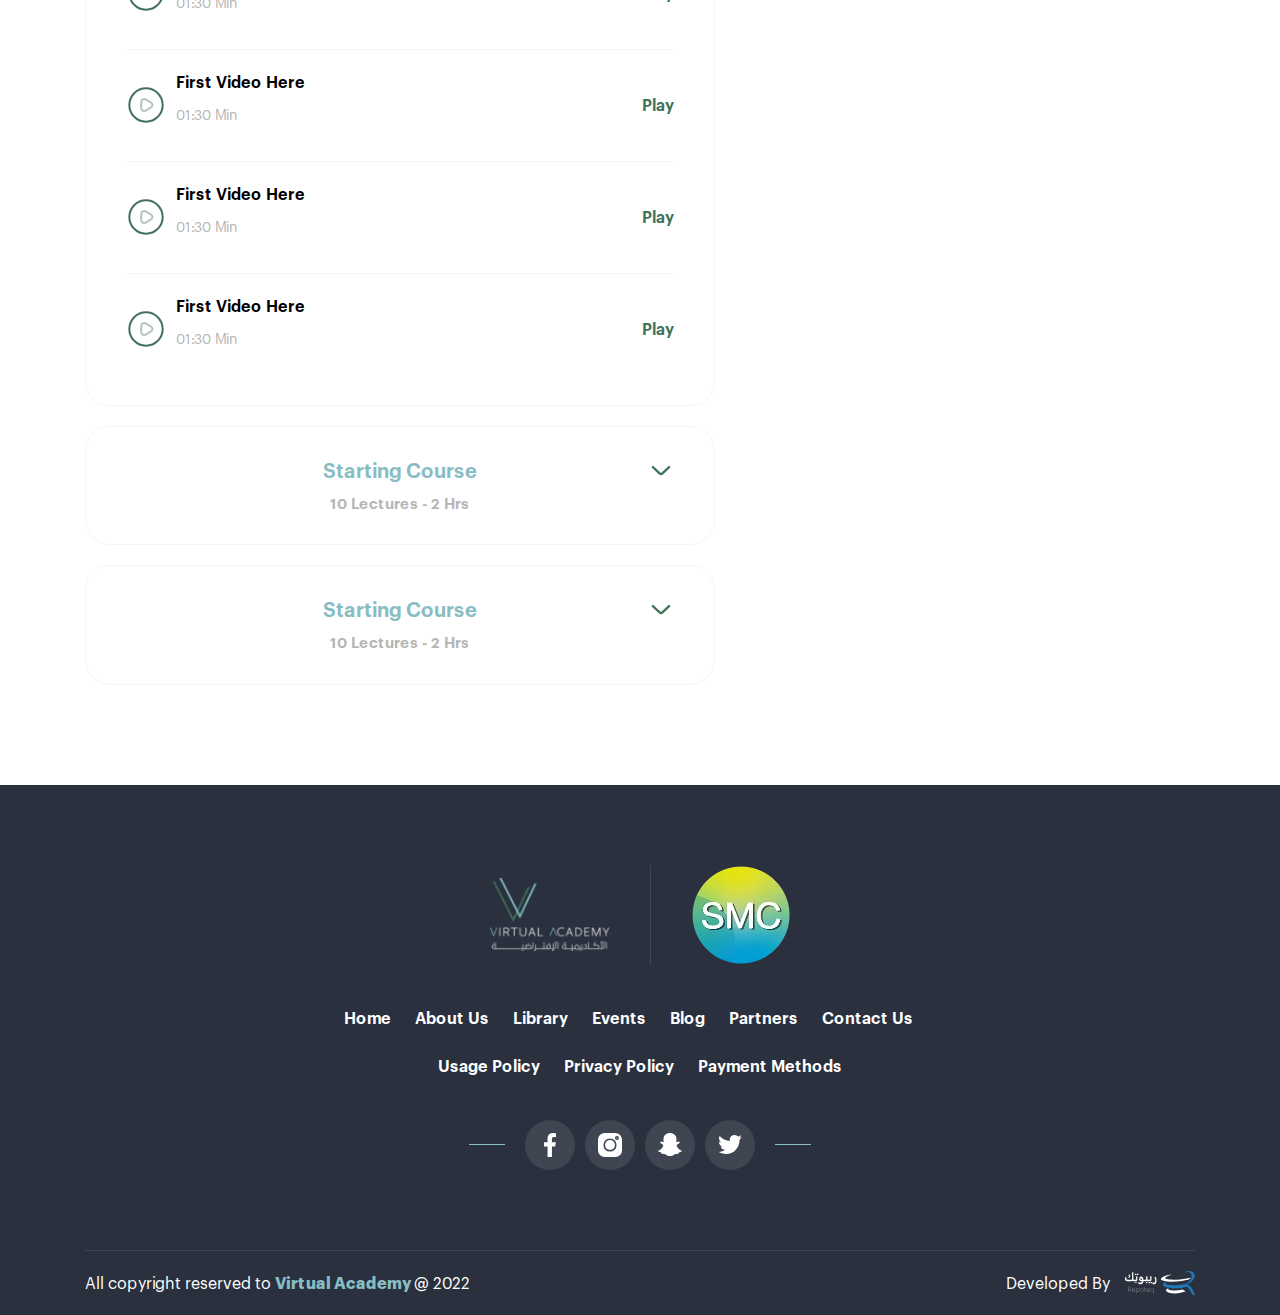
<file: watch-course.html>
<!DOCTYPE html>
<html>
  <head>
    <meta charset="utf-8" />
    <meta name="description" content="...." />
    <meta name="author" content="misara adel" />
    <meta name="viewport" content="width=device-width, initial-scale=1, shrink-to-fit=no" />
    <title>
      Virtual Academy
    </title>
    <link rel="shortcut icon" href="assets/images/logo/icon.png" type="image/x-icon"/>
    <link rel="stylesheet" href="assets/css/lib/animate.css" />
    <link rel="stylesheet" href="assets/css/lib/jquery.fancybox.css" />
    <link rel="stylesheet" href="assets/css/lib/bootstrap.css" />
    <link rel="stylesheet" href="assets/css/lib/swiper-bundle.min.css" />
    <link rel="stylesheet" href="assets/css/style.css" />
  </head>
  <body>
    <nav class="navbar">
      <div class="container">
        <div class="top-nav">
          <ul class="socail-data">
            <li>
              <a href="#">
                <img src="assets/images/icons/phone.svg" loading="lazy" alt="" />

                <span>
                  +966114343800
                </span>
              </a>
            </li>

            <li>
              <a href="#">
                <img src="assets/images/icons/sms.svg" loading="lazy" alt="" />

                <span>
                  info@kfshrc.edu.sa
                </span>
              </a>
            </li>
          </ul>

          <div class="drop-lang">
            <a href="#" class="lang">
              <span>
                العربية
              </span>

              <img src="assets/images/icons/saudi_arabia.svg" loading="lazy" alt="" />
            </a>
          </div>
        </div>
        
        <div class="center-nav">
          <div class="hamburger">
            <span class="line"></span>
            <span class="line"></span>
            <span class="line"></span>
          </div>

          <a href="index.html" class="brand-name">
            <img src="assets/images/logo/logo.webp" class="fixed-logo" loading="lazy" alt="" />
            <img src="assets/images/logo/scroll-logo.png" class="scroll-logo" loading="lazy" alt="" />
          </a>

          <ul class="navbar-nav">
            <li class="nav-item">
              <a href="index.html" class="nav-link active">
                Home
              </a>
            </li>

            <li class="nav-item">
              <a href="about.html" class="nav-link">
                About Us
              </a>
            </li>

            <li class="nav-item">
              <a href="events.html" class="nav-link">
                Events
              </a>
            </li>

            <li class="nav-item">
              <a href="#" class="nav-link">
                Virtual Library
              </a>
            </li>

            <li class="nav-item">
              <a href="#" class="nav-link">
                Plans
              </a>
            </li>

            <li class="nav-item">
              <a href="#" class="nav-link">
                Account
              </a>
            </li>

            <li class="nav-item">
              <a href="#" class="nav-link">
                E-Learn
              </a>
            </li>

            <li class="nav-item">
              <a href="#" class="nav-link">
                Contact Us
              </a>
            </li>
          </ul>

          <div class="button-contain">
            <a href="cart.html" class="cart">
              <img src="assets/images/icons/cart.svg" class="cart-icon" loading="lazy" alt="" />
            </a>

            <a href="login.html" class="login-btn">
              <img src="assets/images/icons/user.svg" loading="lazy" alt="" />

              <span>
                Login / Register
              </span>
            </a>
          </div>
        </div>
      </div>
    </nav>
    
    <main>
      <section class="course-details-header" style="background-image: url('assets/images/courses/course_details.webp');">
        <div class="container">
          <div class="row">
            <div class="col-lg-7 col-12 mb-4">
              <div class="contain">
                <h1>
                  Medical Course Name Here
                </h1>

                <ul class="rate">
                  <li>
                    <a href="#" class="active">
                      <img src="assets/images/icons/star.svg" loading="lazy" alt="" />
                    </a>
                  </li>

                  <li>
                    <a href="#" class="active">
                      <img src="assets/images/icons/star.svg" loading="lazy" alt="" />
                    </a>
                  </li>

                  <li>
                    <a href="#" class="active">
                      <img src="assets/images/icons/star.svg" loading="lazy" alt="" />
                    </a>
                  </li>

                  <li>
                    <a href="#">
                      <img src="assets/images/icons/star.svg" loading="lazy" alt="" />
                    </a>
                  </li>

                  <li>
                    <a href="#">
                      <img src="assets/images/icons/star.svg" loading="lazy" alt="" />
                    </a>
                  </li>

                  <li>
                    <span>
                      (3250)
                    </span>
                  </li>
                </ul>

                <ul class="course-info">
                  <li>
                    <a href="#">
                      <img src="assets/images/icons/people.svg" loading="lazy" alt="" />
                      
                      <span>
                        480
                      </span>
                    </a>
                  </li>

                  <li>
                    <a href="#">
                      <img src="assets/images/icons/clock.svg" loading="lazy" alt="" />

                      <span>
                        14 October 2022
                      </span>
                    </a>
                  </li>
                </ul>

                <p>
                  Aims to provide an innovative and modern educational environment Aims to provide an innovative and modern educational environment Aims to provide an innovative and modern educational environment Aims to provide an innovative and modern educational environment ...
                </p>
              </div>
            </div>

            <div class="col-lg-5 col-12 mb-4">
              <div class="image-content">
                <img src="assets/images/courses/course_2.webp" loading="lazy" alt="" />

                <a href="https://www.youtube.com/watch?v=8aGYx2ayjGs" data-fancybox=""  class="video-play">
                  <img src="assets/images/icons/video.svg" loading="lazy" alt="" />
                </a>
              </div>
            </div>
          </div>
        </div>
      </section>

      <section class="course-details-info general-section">
        <div class="container">
          <div class="row">
            <div class="col-lg-8 col-12 order-mobile-1">
              <div class="contain">
                <h1 class="head">
                  Course Info
                </h1>

                <div class="data-contain">
                  <p class="bold-desc">
                    The Virtual Medical Academy is the 1st health e-learning platform with more than 7 years experience accredited by the Saudi Commission for Health Specialties. 
                  </p>

                  <p>
                    ims to provide an innovative and modern educational environment with a good holistic view that contributes to raising the efficiency of human life by good delivering qualified health educational programs in an easy and accessible way for all health care providers. We are glad that we helped 80k learners who had 97% satisfaction with our services. 
                  </p>

                  <a href="#" class="see-more">
                    See More
                  </a>
                </div>

                <h2 class="head">
                  Course Content
                </h2>

                <div class="accordion" id="accordionExample">
                  <div class="card">
                    <div class="card-header" id="headingOne">
                      <button class="btn" type="button" data-toggle="collapse" data-target="#collapseOne" aria-expanded="true" aria-controls="collapseOne">
                        <h2 class="course-name">
                          Starting Course
                        </h2>

                        <p>
                          10 Lectures - 2 Hrs
                        </p>
                      </button>
                    </div>
                
                    <div id="collapseOne" class="collapse show" aria-labelledby="headingOne" data-parent="#accordionExample">
                      <div class="card-body">
                        <ul class="course-list">
                          <li>
                            <div class="data">
                              <img src="assets/images/icons/show-video.svg" loading="lazy" alt="" />

                              <div class="data-name">
                                <p class="title">
                                  First Video Here
                                </p>

                                <p class="time">
                                  01:30 Min
                                </p>
                              </div>
                            </div>

                            <a href="https://www.youtube.com/watch?v=8aGYx2ayjGs" data-fancybox="" class="play">
                              Play
                            </a>
                          </li>

                          <li>
                            <div class="data">
                              <img src="assets/images/icons/show-video.svg" loading="lazy" alt="" />

                              <div class="data-name">
                                <p class="title">
                                  First Video Here
                                </p>

                                <p class="time">
                                  01:30 Min
                                </p>
                              </div>
                            </div>

                            <a href="https://www.youtube.com/watch?v=8aGYx2ayjGs" data-fancybox="" class="play">
                              Play
                            </a>
                          </li>

                          <li>
                            <div class="data">
                              <img src="assets/images/icons/show-video.svg" loading="lazy" alt="" />

                              <div class="data-name">
                                <p class="title">
                                  First Video Here
                                </p>

                                <p class="time">
                                  01:30 Min
                                </p>
                              </div>
                            </div>

                            <a href="https://www.youtube.com/watch?v=8aGYx2ayjGs" data-fancybox="" class="play">
                              Play
                            </a>
                          </li>

                          <li>
                            <div class="data">
                              <img src="assets/images/icons/show-video.svg" loading="lazy" alt="" />

                              <div class="data-name">
                                <p class="title">
                                  First Video Here
                                </p>

                                <p class="time">
                                  01:30 Min
                                </p>
                              </div>
                            </div>

                            <a href="https://www.youtube.com/watch?v=8aGYx2ayjGs" data-fancybox="" class="play">
                              Play
                            </a>
                          </li>
                        </ul>
                      </div>
                    </div>
                  </div>

                  <div class="card">
                    <div class="card-header" id="headingTwo">
                      <button class="btn collapsed" type="button" data-toggle="collapse" data-target="#collapseTwo" aria-expanded="false" aria-controls="collapseTwo">
                        <h2 class="course-name">
                          Starting Course
                        </h2>

                        <p>
                          10 Lectures - 2 Hrs
                        </p>
                      </button>
                    </div>
                    <div id="collapseTwo" class="collapse" aria-labelledby="headingTwo" data-parent="#accordionExample">
                      <div class="card-body">
                        <ul class="course-list">
                          <li>
                            <div class="data">
                              <img src="assets/images/icons/show-video.svg" loading="lazy" alt="" />

                              <div class="data-name">
                                <p class="title">
                                  First Video Here
                                </p>

                                <p class="time">
                                  01:30 Min
                                </p>
                              </div>
                            </div>

                            <a href="https://www.youtube.com/watch?v=8aGYx2ayjGs" data-fancybox="" class="play">
                              Play
                            </a>
                          </li>

                          <li>
                            <div class="data">
                              <img src="assets/images/icons/show-video.svg" loading="lazy" alt="" />

                              <div class="data-name">
                                <p class="title">
                                  First Video Here
                                </p>

                                <p class="time">
                                  01:30 Min
                                </p>
                              </div>
                            </div>

                            <a href="https://www.youtube.com/watch?v=8aGYx2ayjGs" data-fancybox="" class="play">
                              Play
                            </a>
                          </li>

                          <li>
                            <div class="data">
                              <img src="assets/images/icons/show-video.svg" loading="lazy" alt="" />

                              <div class="data-name">
                                <p class="title">
                                  First Video Here
                                </p>

                                <p class="time">
                                  01:30 Min
                                </p>
                              </div>
                            </div>

                            <a href="https://www.youtube.com/watch?v=8aGYx2ayjGs" data-fancybox="" class="play">
                              Play
                            </a>
                          </li>

                          <li>
                            <div class="data">
                              <img src="assets/images/icons/show-video.svg" loading="lazy" alt="" />

                              <div class="data-name">
                                <p class="title">
                                  First Video Here
                                </p>

                                <p class="time">
                                  01:30 Min
                                </p>
                              </div>
                            </div>

                            <a href="https://www.youtube.com/watch?v=8aGYx2ayjGs" data-fancybox="" class="play">
                              Play
                            </a>
                          </li>
                        </ul>
                      </div>
                    </div>
                  </div>

                  <div class="card">
                    <div class="card-header" id="headingThree">
                      <button class="btn  collapsed" type="button" data-toggle="collapse" data-target="#collapseThree" aria-expanded="false" aria-controls="collapseThree">
                        <h2 class="course-name">
                          Starting Course
                        </h2>

                        <p>
                          10 Lectures - 2 Hrs
                        </p>
                      </button>
                    </div>

                    <div id="collapseThree" class="collapse" aria-labelledby="headingThree" data-parent="#accordionExample">
                      <div class="card-body">
                        <ul class="course-list">
                          <li>
                            <div class="data">
                              <img src="assets/images/icons/show-video.svg" loading="lazy" alt="" />

                              <div class="data-name">
                                <p class="title">
                                  First Video Here
                                </p>

                                <p class="time">
                                  01:30 Min
                                </p>
                              </div>
                            </div>

                            <a href="https://www.youtube.com/watch?v=8aGYx2ayjGs" data-fancybox="" class="play">
                              Play
                            </a>
                          </li>

                          <li>
                            <div class="data">
                              <img src="assets/images/icons/show-video.svg" loading="lazy" alt="" />

                              <div class="data-name">
                                <p class="title">
                                  First Video Here
                                </p>

                                <p class="time">
                                  01:30 Min
                                </p>
                              </div>
                            </div>

                            <a href="https://www.youtube.com/watch?v=8aGYx2ayjGs" data-fancybox="" class="play">
                              Play
                            </a>
                          </li>

                          <li>
                            <div class="data">
                              <img src="assets/images/icons/show-video.svg" loading="lazy" alt="" />

                              <div class="data-name">
                                <p class="title">
                                  First Video Here
                                </p>

                                <p class="time">
                                  01:30 Min
                                </p>
                              </div>
                            </div>

                            <a href="https://www.youtube.com/watch?v=8aGYx2ayjGs" data-fancybox="" class="play">
                              Play
                            </a>
                          </li>

                          <li>
                            <div class="data">
                              <img src="assets/images/icons/show-video.svg" loading="lazy" alt="" />

                              <div class="data-name">
                                <p class="title">
                                  First Video Here
                                </p>

                                <p class="time">
                                  01:30 Min
                                </p>
                              </div>
                            </div>

                            <a href="https://www.youtube.com/watch?v=8aGYx2ayjGs" data-fancybox="" class="play">
                              Play
                            </a>
                          </li>
                        </ul>
                      </div>
                    </div>
                  </div>
                </div>
              </div>
            </div>

            <div class="col-lg-4 col-12 mb-4 order-mobile-0">
              <div class="course-statistic">
                <div class="flex-price">
                  <p class="after">
                    380 
                    <span>
                      SAR
                    </span>
                  </p>

                  <p class="before">
                    400 
                    <span>
                      SAR
                    </span>
                  </p>
                </div>

                <ul class="list">
                  <li>
                    <a href="#">
                      <img src="assets/images/icons/file.svg" loading="lazy" alt="" />

                      <span>
                        Included Fees
                      </span>
                    </a>
                  </li>

                  <li>
                    <a href="#">
                      <img src="assets/images/icons/file.svg" loading="lazy" alt="" />

                      <span>
                        19 Dec 2022 | 13 Jan 2023
                      </span>
                    </a>
                  </li>

                  <li>
                    <a href="#">
                      <img src="assets/images/icons/certificate_course.svg" loading="lazy" alt="" />

                      <span>
                        Certificate Available
                      </span>
                    </a>
                  </li>

                  <li>
                    <a href="#">
                      <img src="assets/images/icons/video_icon.svg" loading="lazy" alt="" />

                      <span>
                        Course Online
                      </span>
                    </a>
                  </li>
                </ul>
              </div>

              <div class="button-contain">
                <button class="add-to-cart">
                  <span>
                    Watch Course
                  </span>
                </button>

                <a href="#" class="fav-icon">
                  <img src="assets/images/icons/heart.svg" class="border-icon" loading="lazy" alt="" />
                  <img src="assets/images/icons/fill_heart.svg" class="fill-icon" loading="lazy" alt="" />
                </a>
              </div>
            </div>
          </div>
        </div>
      </section>
    </main>

    <footer>
      <div class="container">
        <div class="row">
          <div class="col-lg-7 col-12 mx-auto">
            <div class="contain">
              <div class="brand-name">
                <img src="assets/images/logo/logo.webp" class="brand-logo" loading="lazy" alt="" />

                <img src="assets/images/logo/footer_logo.webp" class="hostiptal-logo" loading="lazy" alt="" />
              </div>

              <ul class="footer-links">
                <li>
                  <a href="#">
                    Home
                  </a>
                </li>

                <li>
                  <a href="#">
                    About Us
                  </a>
                </li>

                <li>
                  <a href="#">
                    Library
                  </a>
                </li>

                <li>
                  <a href="#">
                    Events
                  </a>
                </li>

                <li>
                  <a href="#">
                    Blog
                  </a>
                </li>

                <li>
                  <a href="#">
                    Partners
                  </a>
                </li>

                <li>
                  <a href="#">
                    Contact Us
                  </a>
                </li>

                <li>
                  <a href="#">
                    Usage Policy
                  </a>
                </li>

                <li>
                  <a href="#">
                    Privacy Policy
                  </a>
                </li>

                <li>
                  <a href="#">
                    Payment  Methods
                  </a>
                </li>
              </ul>

              <ul class="socail-media">
                <li>
                  <a href="#">
                    <img src="assets/images/footer/facebook.svg" loading="lazy" alt="" />
                  </a>
                </li>

                <li>
                  <a href="#">
                    <img src="assets/images/footer/instagram.svg" loading="lazy" alt="" />
                  </a>
                </li>

                <li>
                  <a href="#">
                    <img src="assets/images/footer/snapchat.svg" loading="lazy" alt="" />
                  </a>
                </li>

                <li>
                  <a href="#">
                    <img src="assets/images/footer/twitter.svg" loading="lazy" alt="" />
                  </a>
                </li>
              </ul>
            </div>
          </div>
        </div>

        <div class="copyrights">
          <p>
            All copyright reserved to 
            <span>
              Virtual Academy
            </span>
            @ 2022
          </p>

          <a href="https://repoteq.com/" target="_blank" class="repotic">
            <span>
              Developed By
            </span>

            <img src="assets/images/footer/repotic.svg" loading="lazy" alt="ريبوتك خيارك الأمثل لمشروعك" />
          </a>
        </div>
      </div>
    </footer>

    <script src="assets/js/lib/jquery4.js"></script>
    <script src="assets/js/lib/jquery-ui.min.js"></script>
    <script src="assets/js/lib/popper.js"></script>
    <script src="assets/js/lib/bootstrap.js"></script>
    <script src="assets/js/lib/swiper-bundle.min.js"></script>
    <script src="assets/js/lib/jquery.fancybox.js"></script>
    <script src="assets/js/main.js"></script>
  </body>
</html>
</file>
<file: assets/css/style.css>
@font-face {
  font-family: "graphik";
  src: url("../fonts/graphik/GRAPHIK_ARABIC_SEMIBOLD.woff2");
  font-weight: 700;
}
@font-face {
  font-family: "graphik";
  src: url("../fonts/graphik/GRAPHIK_ARABIC.woff2");
  font-weight: 500;
}
@font-face {
  font-family: "graphik";
  src: url("../fonts/graphik/GRAPHIK_ARABIC_BOLD.woff2");
  font-weight: 900;
}
* {
  margin: 0px;
  box-sizing: border-box;
  font-family: "graphik", sans-serif;
  scroll-behavior: smooth;
}
*::-moz-selection {
  background-color: #417259;
  color: #fff;
}
*::selection {
  background-color: #417259;
  color: #fff;
}
*::-webkit-scrollbar {
  width: 8px;
}
*::-webkit-scrollbar-track {
  background-color: #ccc;
}
*::-webkit-scrollbar-thumb {
  background: #417259;
  border-radius: 8px;
}
*::-webkit-scrollbar-thumb:hover {
  background: #88BDC3;
}

.overflowNone {
  overflow: hidden;
}

.btn:focus,
button:focus,
input:focus,
.form-control:focus {
  outline-width: 0px !important;
  outline-color: transparent !important;
  box-shadow: 0 0 0 0 rgba(0, 0, 0, 0);
}

a {
  text-decoration: none !important;
}

ul {
  list-style: none;
  margin: 0px;
  padding: 0px;
}

.overflowNone {
  overflow: hidden;
}

button {
  border: 0px;
}
button[type=submit] {
  border: 0px;
}

.swiper-pagination {
  width: 100%;
  display: flex;
  align-items: center;
  align-content: center;
  justify-content: center;
}
.swiper-pagination .swiper-pagination-bullet {
  width: 33px;
  height: 3px;
  background-color: rgba(25, 158, 189, 0.2);
  border-radius: 2px;
}
.swiper-pagination .swiper-pagination-bullet.swiper-pagination-bullet-active {
  opacity: 1 !important;
  background-color: var(--primary-color);
}

.swiper-button-next, .swiper-button-prev {
  top: unset;
  transform: translateY(0px);
  width: 50px;
  height: 50px;
  bottom: 10px;
}
.swiper-button-next::after, .swiper-button-prev::after {
  position: absolute;
  width: 49px;
  height: 49px;
  top: 0.5px;
  left: 0.5px;
  z-index: 9;
  color: transparent;
}
.swiper-button-next:hover::before, .swiper-button-prev:hover::before {
  height: 100%;
}

.swiper-button-prev {
  right: calc(50% - 55px) !important;
}

.swiper-button-next {
  left: calc(50% - 55px) !important;
}
.swiper-button-next::after {
  transform: scaleX(-1);
}

@-webkit-keyframes bounce-in-fwd {
  0% {
    transform: scale(0);
    -webkit-animation-timing-function: ease-in;
            animation-timing-function: ease-in;
    opacity: 0;
  }
  38% {
    transform: scale(1);
    -webkit-animation-timing-function: ease-out;
            animation-timing-function: ease-out;
    opacity: 1;
  }
  55% {
    transform: scale(0.7);
    -webkit-animation-timing-function: ease-in;
            animation-timing-function: ease-in;
  }
  72% {
    transform: scale(1);
    -webkit-animation-timing-function: ease-out;
            animation-timing-function: ease-out;
  }
  81% {
    transform: scale(0.84);
    -webkit-animation-timing-function: ease-in;
            animation-timing-function: ease-in;
  }
  89% {
    transform: scale(1);
    -webkit-animation-timing-function: ease-out;
            animation-timing-function: ease-out;
  }
  95% {
    transform: scale(0.95);
    -webkit-animation-timing-function: ease-in;
            animation-timing-function: ease-in;
  }
  100% {
    transform: scale(1);
    -webkit-animation-timing-function: ease-out;
            animation-timing-function: ease-out;
  }
}

@keyframes bounce-in-fwd {
  0% {
    transform: scale(0);
    -webkit-animation-timing-function: ease-in;
            animation-timing-function: ease-in;
    opacity: 0;
  }
  38% {
    transform: scale(1);
    -webkit-animation-timing-function: ease-out;
            animation-timing-function: ease-out;
    opacity: 1;
  }
  55% {
    transform: scale(0.7);
    -webkit-animation-timing-function: ease-in;
            animation-timing-function: ease-in;
  }
  72% {
    transform: scale(1);
    -webkit-animation-timing-function: ease-out;
            animation-timing-function: ease-out;
  }
  81% {
    transform: scale(0.84);
    -webkit-animation-timing-function: ease-in;
            animation-timing-function: ease-in;
  }
  89% {
    transform: scale(1);
    -webkit-animation-timing-function: ease-out;
            animation-timing-function: ease-out;
  }
  95% {
    transform: scale(0.95);
    -webkit-animation-timing-function: ease-in;
            animation-timing-function: ease-in;
  }
  100% {
    transform: scale(1);
    -webkit-animation-timing-function: ease-out;
            animation-timing-function: ease-out;
  }
}
@-webkit-keyframes bounce-in-top {
  0% {
    transform: translateY(-50px);
    -webkit-animation-timing-function: ease-in;
            animation-timing-function: ease-in;
    opacity: 0;
  }
  38% {
    transform: translateY(0);
    -webkit-animation-timing-function: ease-out;
            animation-timing-function: ease-out;
    opacity: 1;
  }
  55% {
    transform: translateY(-20px);
    -webkit-animation-timing-function: ease-in;
            animation-timing-function: ease-in;
  }
  72% {
    transform: translateY(0);
    -webkit-animation-timing-function: ease-out;
            animation-timing-function: ease-out;
  }
  81% {
    transform: translateY(-15px);
    -webkit-animation-timing-function: ease-in;
            animation-timing-function: ease-in;
  }
  90% {
    transform: translateY(0);
    -webkit-animation-timing-function: ease-out;
            animation-timing-function: ease-out;
  }
  95% {
    transform: translateY(-4px);
    -webkit-animation-timing-function: ease-in;
            animation-timing-function: ease-in;
  }
  100% {
    transform: translateY(0);
    -webkit-animation-timing-function: ease-out;
            animation-timing-function: ease-out;
  }
}
@keyframes bounce-in-top {
  0% {
    transform: translateY(-50px);
    -webkit-animation-timing-function: ease-in;
            animation-timing-function: ease-in;
    opacity: 0;
  }
  38% {
    transform: translateY(0);
    -webkit-animation-timing-function: ease-out;
            animation-timing-function: ease-out;
    opacity: 1;
  }
  55% {
    transform: translateY(-20px);
    -webkit-animation-timing-function: ease-in;
            animation-timing-function: ease-in;
  }
  72% {
    transform: translateY(0);
    -webkit-animation-timing-function: ease-out;
            animation-timing-function: ease-out;
  }
  81% {
    transform: translateY(-15px);
    -webkit-animation-timing-function: ease-in;
            animation-timing-function: ease-in;
  }
  90% {
    transform: translateY(0);
    -webkit-animation-timing-function: ease-out;
            animation-timing-function: ease-out;
  }
  95% {
    transform: translateY(-4px);
    -webkit-animation-timing-function: ease-in;
            animation-timing-function: ease-in;
  }
  100% {
    transform: translateY(0);
    -webkit-animation-timing-function: ease-out;
            animation-timing-function: ease-out;
  }
}
@-webkit-keyframes bounce-in-left {
  0% {
    transform: translateX(-30px);
    -webkit-animation-timing-function: ease-in;
            animation-timing-function: ease-in;
    opacity: 0;
  }
  38% {
    transform: translateX(0);
    -webkit-animation-timing-function: ease-out;
            animation-timing-function: ease-out;
    opacity: 1;
  }
  55% {
    transform: translateX(-20px);
    -webkit-animation-timing-function: ease-in;
            animation-timing-function: ease-in;
  }
  72% {
    transform: translateX(0);
    -webkit-animation-timing-function: ease-out;
            animation-timing-function: ease-out;
  }
  81% {
    transform: translateX(-10px);
    -webkit-animation-timing-function: ease-in;
            animation-timing-function: ease-in;
  }
  90% {
    transform: translateX(0);
    -webkit-animation-timing-function: ease-out;
            animation-timing-function: ease-out;
  }
  95% {
    transform: translateX(-4px);
    -webkit-animation-timing-function: ease-in;
            animation-timing-function: ease-in;
  }
  100% {
    transform: translateX(0);
    -webkit-animation-timing-function: ease-out;
            animation-timing-function: ease-out;
  }
}
@keyframes bounce-in-left {
  0% {
    transform: translateX(-30px);
    -webkit-animation-timing-function: ease-in;
            animation-timing-function: ease-in;
    opacity: 0;
  }
  38% {
    transform: translateX(0);
    -webkit-animation-timing-function: ease-out;
            animation-timing-function: ease-out;
    opacity: 1;
  }
  55% {
    transform: translateX(-20px);
    -webkit-animation-timing-function: ease-in;
            animation-timing-function: ease-in;
  }
  72% {
    transform: translateX(0);
    -webkit-animation-timing-function: ease-out;
            animation-timing-function: ease-out;
  }
  81% {
    transform: translateX(-10px);
    -webkit-animation-timing-function: ease-in;
            animation-timing-function: ease-in;
  }
  90% {
    transform: translateX(0);
    -webkit-animation-timing-function: ease-out;
            animation-timing-function: ease-out;
  }
  95% {
    transform: translateX(-4px);
    -webkit-animation-timing-function: ease-in;
            animation-timing-function: ease-in;
  }
  100% {
    transform: translateX(0);
    -webkit-animation-timing-function: ease-out;
            animation-timing-function: ease-out;
  }
}
@-webkit-keyframes pulsecust {
  0% {
    opacity: 1;
    transform: scale(1);
  }
  50% {
    opacity: 0;
    transform: scale(1.4);
  }
  100% {
    opacity: 1;
    transform: scale(1);
  }
}
@keyframes pulsecust {
  0% {
    opacity: 1;
    transform: scale(1);
  }
  50% {
    opacity: 0;
    transform: scale(1.4);
  }
  100% {
    opacity: 1;
    transform: scale(1);
  }
}
@-webkit-keyframes pulse-shadow {
  100% {
    box-shadow: 0 0 0 10px rgba(65, 114, 89, 0), 0 0 0 20px rgba(65, 114, 89, 0.2);
  }
}
@keyframes pulse-shadow {
  100% {
    box-shadow: 0 0 0 10px rgba(65, 114, 89, 0), 0 0 0 20px rgba(65, 114, 89, 0.2);
  }
}
@-webkit-keyframes spinner {
  0% {
    transform: rotate(0deg) scale3d(1, 1, 1);
  }
  100% {
    transform: rotate(10deg) scale3d(1.5, 1.5, 1.5);
  }
}
@keyframes spinner {
  0% {
    transform: rotate(0deg) scale3d(1, 1, 1);
  }
  100% {
    transform: rotate(10deg) scale3d(1.5, 1.5, 1.5);
  }
}
@-webkit-keyframes pulse {
  0% {
    transform: scale3d(1, 1, 1);
    opacity: 0;
  }
  50% {
    transform: scale3d(0.8, 0.8, 0.8);
    opacity: 0.5;
  }
  100% {
    transform: scale3d(1, 1, 1);
    opacity: 1;
  }
}
@keyframes pulse {
  0% {
    transform: scale3d(1, 1, 1);
    opacity: 0;
  }
  50% {
    transform: scale3d(0.8, 0.8, 0.8);
    opacity: 0.5;
  }
  100% {
    transform: scale3d(1, 1, 1);
    opacity: 1;
  }
}
/*dropdown animation*/
@-webkit-keyframes dropdown-animate {
  0% {
    opacity: 0;
    transform: rotateX(-90deg);
  }
  50% {
    transform: rotateX(20deg);
  }
  100% {
    opacity: 1;
    transform: rotateX(0deg);
  }
}
@keyframes dropdown-animate {
  0% {
    opacity: 0;
    transform: rotateX(-90deg);
  }
  50% {
    transform: rotateX(20deg);
  }
  100% {
    opacity: 1;
    transform: rotateX(0deg);
  }
}
@-webkit-keyframes rotation {
  0% {
    transform: rotate(0deg);
  }
  50% {
    transform: rotate(10deg);
  }
  100% {
    transform: rotate(0deg);
  }
}
@keyframes rotation {
  0% {
    transform: rotate(0deg);
  }
  50% {
    transform: rotate(10deg);
  }
  100% {
    transform: rotate(0deg);
  }
}
@-webkit-keyframes spin {
  0% {
    transform: rotate(0deg);
  }
  100% {
    transform: rotate(360deg);
  }
}
@keyframes spin {
  0% {
    transform: rotate(0deg);
  }
  100% {
    transform: rotate(360deg);
  }
}
@-webkit-keyframes wave {
  0%, 100% {
    -webkit-clip-path: polygon(0% 45%, 15% 44%, 32% 50%, 54% 60%, 70% 61%, 84% 59%, 100% 52%, 100% 100%, 0% 100%);
            clip-path: polygon(0% 45%, 15% 44%, 32% 50%, 54% 60%, 70% 61%, 84% 59%, 100% 52%, 100% 100%, 0% 100%);
  }
  50% {
    -webkit-clip-path: polygon(0% 60%, 16% 65%, 34% 66%, 51% 62%, 67% 50%, 84% 45%, 100% 46%, 100% 100%, 0% 100%);
            clip-path: polygon(0% 60%, 16% 65%, 34% 66%, 51% 62%, 67% 50%, 84% 45%, 100% 46%, 100% 100%, 0% 100%);
  }
}
@keyframes wave {
  0%, 100% {
    -webkit-clip-path: polygon(0% 45%, 15% 44%, 32% 50%, 54% 60%, 70% 61%, 84% 59%, 100% 52%, 100% 100%, 0% 100%);
            clip-path: polygon(0% 45%, 15% 44%, 32% 50%, 54% 60%, 70% 61%, 84% 59%, 100% 52%, 100% 100%, 0% 100%);
  }
  50% {
    -webkit-clip-path: polygon(0% 60%, 16% 65%, 34% 66%, 51% 62%, 67% 50%, 84% 45%, 100% 46%, 100% 100%, 0% 100%);
            clip-path: polygon(0% 60%, 16% 65%, 34% 66%, 51% 62%, 67% 50%, 84% 45%, 100% 46%, 100% 100%, 0% 100%);
  }
}
@-webkit-keyframes niceAnimate {
  0% {
    transform: scaleX(1);
  }
  50% {
    transform: scaleX(0);
  }
  100% {
    transform: scaleX(1);
  }
}
@keyframes niceAnimate {
  0% {
    transform: scaleX(1);
  }
  50% {
    transform: scaleX(0);
  }
  100% {
    transform: scaleX(1);
  }
}
@-webkit-keyframes translation {
  0% {
    transform: translateZ(0%);
  }
  100% {
    transform: translateZ(10%);
  }
}
@keyframes translation {
  0% {
    transform: translateZ(0%);
  }
  100% {
    transform: translateZ(10%);
  }
}
@-webkit-keyframes rotate-scale-up {
  0% {
    transform: scale(1) rotateZ(0);
  }
  50% {
    transform: scale(2) rotateZ(180deg);
  }
  100% {
    transform: scale(1) rotateZ(360deg);
  }
}
@keyframes rotate-scale-up {
  0% {
    transform: scale(1) rotateZ(0);
  }
  50% {
    transform: scale(2) rotateZ(180deg);
  }
  100% {
    transform: scale(1) rotateZ(360deg);
  }
}
@-webkit-keyframes fadeInUp {
  from {
    opacity: 0;
    transform: translate3d(0, 100%, 0);
  }
  to {
    opacity: 1;
    transform: none;
  }
}
@keyframes fadeInUp {
  from {
    opacity: 0;
    transform: translate3d(0, 100%, 0);
  }
  to {
    opacity: 1;
    transform: none;
  }
}
@-webkit-keyframes fadeInLeft {
  from {
    opacity: 0;
    transform: translate3d(-100%, 0, 0);
  }
  to {
    opacity: 1;
    transform: none;
  }
}
@keyframes fadeInLeft {
  from {
    opacity: 0;
    transform: translate3d(-100%, 0, 0);
  }
  to {
    opacity: 1;
    transform: none;
  }
}
@-webkit-keyframes vibrate {
  0% {
    transform: translate(0);
  }
  20% {
    transform: translate(-10px, 10px);
  }
  40% {
    transform: translate(-10px, -10px);
  }
  60% {
    transform: translate(10px, 10px);
  }
  80% {
    transform: translate(10px, -10px);
  }
  100% {
    transform: translate(0);
  }
}
@keyframes vibrate {
  0% {
    transform: translate(0);
  }
  20% {
    transform: translate(-10px, 10px);
  }
  40% {
    transform: translate(-10px, -10px);
  }
  60% {
    transform: translate(10px, 10px);
  }
  80% {
    transform: translate(10px, -10px);
  }
  100% {
    transform: translate(0);
  }
}
@-webkit-keyframes translateX {
  0%, 100% {
    transform: translateX(2px);
  }
  50% {
    transform: translateX(-2px);
  }
}
@keyframes translateX {
  0%, 100% {
    transform: translateX(2px);
  }
  50% {
    transform: translateX(-2px);
  }
}
@-webkit-keyframes translateY {
  0%, 100% {
    transform: translateY(2px);
  }
  50% {
    transform: translateY(-2px);
  }
}
@keyframes translateY {
  0%, 100% {
    transform: translateY(2px);
  }
  50% {
    transform: translateY(-2px);
  }
}
@-webkit-keyframes flip-in-hor-bottom {
  0% {
    transform: rotateX(80deg) translate(-50%, -50%);
    opacity: 0;
  }
  100% {
    transform: rotateX(0) translate(-50%, -50%);
    opacity: 1;
  }
}
@keyframes flip-in-hor-bottom {
  0% {
    transform: rotateX(80deg) translate(-50%, -50%);
    opacity: 0;
  }
  100% {
    transform: rotateX(0) translate(-50%, -50%);
    opacity: 1;
  }
}
@-webkit-keyframes shadow {
  0% {
    box-shadow: 0px 0px 35px -4px #00a4e6;
    opacity: 0 !important;
  }
  100% {
    box-shadow: 0px 0px 35px -4px rgba(0, 164, 230, 0);
  }
}
@keyframes shadow {
  0% {
    box-shadow: 0px 0px 35px -4px #00a4e6;
    opacity: 0 !important;
  }
  100% {
    box-shadow: 0px 0px 35px -4px rgba(0, 164, 230, 0);
  }
}
@-webkit-keyframes rotate {
  0% {
    border-radius: 50% 60% 55% 40%;
  }
  25% {
    border-radius: 30% 10% 70% 20%;
  }
  50% {
    border-radius: 20% 40% 30% 60%;
  }
  75% {
    border-radius: 70% 20% 50% 30%;
  }
  100% {
    border-radius: 50% 60% 55% 40%;
  }
}
@keyframes rotate {
  0% {
    border-radius: 50% 60% 55% 40%;
  }
  25% {
    border-radius: 30% 10% 70% 20%;
  }
  50% {
    border-radius: 20% 40% 30% 60%;
  }
  75% {
    border-radius: 70% 20% 50% 30%;
  }
  100% {
    border-radius: 50% 60% 55% 40%;
  }
}
@-webkit-keyframes fadeInRight {
  0% {
    opacity: 0;
    transform: translateX(-30px);
  }
  100% {
    opacity: 1;
    transform: translateX(0);
  }
}
@keyframes fadeInRight {
  0% {
    opacity: 0;
    transform: translateX(-30px);
  }
  100% {
    opacity: 1;
    transform: translateX(0);
  }
}
@keyframes fadeInLeft {
  0% {
    opacity: 0;
    transform: translateX(30px);
  }
  100% {
    opacity: 1;
    transform: translateX(0);
  }
}
@-webkit-keyframes move {
  25% {
    opacity: 1;
  }
  33% {
    opacity: 1;
    transform: translateX(30px);
  }
  67% {
    opacity: 1;
    transform: translateX(40px);
  }
  100% {
    opacity: 0;
    transform: translateX(55px) scale3d(0.5, 0.5, 0.5);
  }
}
@keyframes move {
  25% {
    opacity: 1;
  }
  33% {
    opacity: 1;
    transform: translateX(30px);
  }
  67% {
    opacity: 1;
    transform: translateX(40px);
  }
  100% {
    opacity: 0;
    transform: translateX(55px) scale3d(0.5, 0.5, 0.5);
  }
}
@-webkit-keyframes clip {
  0% {
    -webkit-clip-path: polygon(57% 41%, 100% 0, 52% 46%, 0 100%);
            clip-path: polygon(57% 41%, 100% 0, 52% 46%, 0 100%);
  }
  50% {
    -webkit-clip-path: polygon(57% 41%, 100% 0, 0 0, 0 100%);
            clip-path: polygon(57% 41%, 100% 0, 0 0, 0 100%);
  }
  100% {
    -webkit-clip-path: polygon(100% 100%, 100% 0, 0 0, 0 100%);
            clip-path: polygon(100% 100%, 100% 0, 0 0, 0 100%);
  }
}
@keyframes clip {
  0% {
    -webkit-clip-path: polygon(57% 41%, 100% 0, 52% 46%, 0 100%);
            clip-path: polygon(57% 41%, 100% 0, 52% 46%, 0 100%);
  }
  50% {
    -webkit-clip-path: polygon(57% 41%, 100% 0, 0 0, 0 100%);
            clip-path: polygon(57% 41%, 100% 0, 0 0, 0 100%);
  }
  100% {
    -webkit-clip-path: polygon(100% 100%, 100% 0, 0 0, 0 100%);
            clip-path: polygon(100% 100%, 100% 0, 0 0, 0 100%);
  }
}
@-webkit-keyframes sideClip {
  0% {
    -webkit-clip-path: polygon(0 0, 100% 0, 0 0, 0 100%);
            clip-path: polygon(0 0, 100% 0, 0 0, 0 100%);
  }
  50% {
    -webkit-clip-path: polygon(0 0, 100% 0, 0 100%, 0 100%);
            clip-path: polygon(0 0, 100% 0, 0 100%, 0 100%);
  }
  100% {
    -webkit-clip-path: polygon(0 0, 100% 0, 100% 100%, 0 100%);
            clip-path: polygon(0 0, 100% 0, 100% 100%, 0 100%);
  }
}
@keyframes sideClip {
  0% {
    -webkit-clip-path: polygon(0 0, 100% 0, 0 0, 0 100%);
            clip-path: polygon(0 0, 100% 0, 0 0, 0 100%);
  }
  50% {
    -webkit-clip-path: polygon(0 0, 100% 0, 0 100%, 0 100%);
            clip-path: polygon(0 0, 100% 0, 0 100%, 0 100%);
  }
  100% {
    -webkit-clip-path: polygon(0 0, 100% 0, 100% 100%, 0 100%);
            clip-path: polygon(0 0, 100% 0, 100% 100%, 0 100%);
  }
}
@-webkit-keyframes sideClip_2 {
  0% {
    -webkit-clip-path: polygon(50% 0%, 100% 0, 100% 60%, 100% 100%, 55% 100%, 31% 100%, 46% 68%, 70% 53%, 60% 26%);
            clip-path: polygon(50% 0%, 100% 0, 100% 60%, 100% 100%, 55% 100%, 31% 100%, 46% 68%, 70% 53%, 60% 26%);
  }
  50% {
    -webkit-clip-path: polygon(50% 0%, 100% 0, 100% 60%, 100% 100%, 55% 100%, 31% 100%, 46% 68%, 26% 33%, 11% 10%);
            clip-path: polygon(50% 0%, 100% 0, 100% 60%, 100% 100%, 55% 100%, 31% 100%, 46% 68%, 26% 33%, 11% 10%);
  }
  100% {
    -webkit-clip-path: polygon(0 0, 100% 0, 100% 60%, 100% 100%, 55% 100%, 0 100%, 0 59%, 0 31%, 0 14%);
            clip-path: polygon(0 0, 100% 0, 100% 60%, 100% 100%, 55% 100%, 0 100%, 0 59%, 0 31%, 0 14%);
  }
}
@keyframes sideClip_2 {
  0% {
    -webkit-clip-path: polygon(50% 0%, 100% 0, 100% 60%, 100% 100%, 55% 100%, 31% 100%, 46% 68%, 70% 53%, 60% 26%);
            clip-path: polygon(50% 0%, 100% 0, 100% 60%, 100% 100%, 55% 100%, 31% 100%, 46% 68%, 70% 53%, 60% 26%);
  }
  50% {
    -webkit-clip-path: polygon(50% 0%, 100% 0, 100% 60%, 100% 100%, 55% 100%, 31% 100%, 46% 68%, 26% 33%, 11% 10%);
            clip-path: polygon(50% 0%, 100% 0, 100% 60%, 100% 100%, 55% 100%, 31% 100%, 46% 68%, 26% 33%, 11% 10%);
  }
  100% {
    -webkit-clip-path: polygon(0 0, 100% 0, 100% 60%, 100% 100%, 55% 100%, 0 100%, 0 59%, 0 31%, 0 14%);
            clip-path: polygon(0 0, 100% 0, 100% 60%, 100% 100%, 55% 100%, 0 100%, 0 59%, 0 31%, 0 14%);
  }
}
@-webkit-keyframes toRightFromLeft {
  49% {
    transform: translate(100%);
  }
  50% {
    opacity: 0;
    transform: translate(-100%);
  }
  51% {
    opacity: 1;
  }
}
@keyframes toRightFromLeft {
  49% {
    transform: translate(100%);
  }
  50% {
    opacity: 0;
    transform: translate(-100%);
  }
  51% {
    opacity: 1;
  }
}
@-webkit-keyframes topBubbles {
  0% {
    background-position: 5% 90%, 10% 90%, 10% 90%, 15% 90%, 25% 90%, 25% 90%, 40% 90%, 55% 90%, 70% 90%;
  }
  50% {
    background-position: 0% 80%, 0% 20%, 10% 40%, 20% 0%, 30% 30%, 22% 50%, 50% 50%, 65% 20%, 90% 30%;
  }
  100% {
    background-position: 0% 70%, 0% 10%, 10% 30%, 20% -10%, 30% 20%, 22% 40%, 50% 40%, 65% 10%, 90% 20%;
    background-size: 0% 0%, 0% 0%, 0% 0%, 0% 0%, 0% 0%, 0% 0%;
  }
}
@keyframes topBubbles {
  0% {
    background-position: 5% 90%, 10% 90%, 10% 90%, 15% 90%, 25% 90%, 25% 90%, 40% 90%, 55% 90%, 70% 90%;
  }
  50% {
    background-position: 0% 80%, 0% 20%, 10% 40%, 20% 0%, 30% 30%, 22% 50%, 50% 50%, 65% 20%, 90% 30%;
  }
  100% {
    background-position: 0% 70%, 0% 10%, 10% 30%, 20% -10%, 30% 20%, 22% 40%, 50% 40%, 65% 10%, 90% 20%;
    background-size: 0% 0%, 0% 0%, 0% 0%, 0% 0%, 0% 0%, 0% 0%;
  }
}
@-webkit-keyframes bottomBubbles {
  0% {
    background-position: 10% -10%, 30% 10%, 55% -10%, 70% -10%, 85% -10%, 70% -10%, 70% 0%;
  }
  50% {
    background-position: 0% 80%, 20% 80%, 45% 60%, 60% 100%, 75% 70%, 95% 60%, 105% 0%;
  }
  100% {
    background-position: 0% 90%, 20% 90%, 45% 70%, 60% 110%, 75% 80%, 95% 70%, 110% 10%;
    background-size: 0% 0%, 0% 0%, 0% 0%, 0% 0%, 0% 0%, 0% 0%;
  }
}
@keyframes bottomBubbles {
  0% {
    background-position: 10% -10%, 30% 10%, 55% -10%, 70% -10%, 85% -10%, 70% -10%, 70% 0%;
  }
  50% {
    background-position: 0% 80%, 20% 80%, 45% 60%, 60% 100%, 75% 70%, 95% 60%, 105% 0%;
  }
  100% {
    background-position: 0% 90%, 20% 90%, 45% 70%, 60% 110%, 75% 80%, 95% 70%, 110% 10%;
    background-size: 0% 0%, 0% 0%, 0% 0%, 0% 0%, 0% 0%, 0% 0%;
  }
}
:root {
  --primary-color: #417259;
  --secondary-color: #88BDC3;
  --light-color: #fff;
  --dark-color: #000;
  --gray-color: #B5B5B5;
  --primary-filter: invert(35%) sepia(39%) saturate(429%) hue-rotate(97deg) brightness(99%) contrast(84%);
  --secondary-filter: invert(100%) sepia(20%) saturate(6614%) hue-rotate(162deg) brightness(80%) contrast(91%);
  --light-filter: invert(100%) sepia(0%) saturate(1%) hue-rotate(208deg) brightness(108%) contrast(101%);
  --gray-filter: invert(82%) sepia(2%) saturate(4%) hue-rotate(61deg) brightness(93%) contrast(80%);
}

.general-section {
  width: 100%;
  padding: 80px 0px;
  position: relative;
  z-index: 99;
}

.heading {
  width: 100%;
  text-align: center;
  margin-bottom: 75px;
}
.heading h1 {
  font-size: 45px;
  font-weight: 700;
  color: var(--dark-color);
  margin-bottom: 10px;
}
.heading p {
  color: var(--gray-color);
  font-size: 16px;
  font-weight: 500;
  margin: 0px;
}

.course-box {
  width: 100%;
  position: relative;
  z-index: 9;
  border-radius: 50px;
  overflow: hidden;
  transition: all 0.3s linear;
  border: 1px solid rgba(65, 114, 89, 0.06);
}
.course-box.certifacte-box {
  padding: 24px;
}
.course-box.certifacte-box .image-content {
  border-radius: 40px !important;
  overflow: hidden;
  height: 220px !important;
}
.course-box.certifacte-box .image-content img {
  -o-object-fit: cover !important;
     object-fit: cover !important;
  -o-object-position: top;
     object-position: top;
}
.course-box.certifacte-box .image-content::after {
  display: none;
}
.course-box.certifacte-box .contain {
  padding: 20px 0px 0px !important;
}
.course-box .fav-icon {
  width: 40px;
  height: 40px;
  display: flex;
  align-items: center;
  align-content: center;
  border-radius: 50%;
  justify-content: center;
  background-color: var(--secondary-color);
  z-index: 9;
}
.course-box .fav-icon img {
  width: 24px;
  height: 24px;
  -o-object-fit: contain;
     object-fit: contain;
  filter: var(--light-filter);
}
.course-box .fav-icon .fill-icon {
  display: none;
  transform: scale(0);
  transition: all 0.3s linear;
}
.course-box .fav-icon.active .fill-icon {
  display: block;
  transform: scale(1);
}
.course-box .fav-icon.active .border-icon {
  display: none;
}
.course-box .fav-icon:hover img {
  -webkit-animation: tada 0.3s linear;
          animation: tada 0.3s linear;
}
.course-box .flex-price {
  display: flex;
  align-items: center;
  align-content: center;
  margin-bottom: 15px;
}
.course-box .flex-price p {
  margin: 0px;
  font-size: 25px;
  font-weight: 900 !important;
}
.course-box .flex-price p.after {
  color: var(--secondary-color) !important;
  -webkit-margin-end: 20px !important;
          margin-inline-end: 20px !important;
}
.course-box .flex-price p.before {
  color: var(--gray-color) !important;
  text-decoration: line-through;
}
.course-box .flex-price p span {
  font-size: 15px;
  font-weight: 700;
}
.course-box .course-details {
  font-size: 20px;
  font-weight: 700;
  display: block;
  margin-bottom: 15px;
}
.course-box .rate {
  display: flex;
  align-items: center;
  align-content: center;
}
.course-box .rate li {
  -webkit-margin-end: 8px;
          margin-inline-end: 8px;
}
.course-box .rate li:last-child {
  -webkit-margin-start: 15px;
          margin-inline-start: 15px;
  -webkit-margin-end: 0px;
          margin-inline-end: 0px;
}
.course-box .rate li a {
  width: 20px;
  height: 20px;
  display: flex;
}
.course-box .rate li a img {
  width: 24px;
  height: 24px;
  -o-object-fit: contain;
     object-fit: contain;
}
.course-box .rate li a.active img, .course-box .rate li a:hover img {
  filter: invert(74%) sepia(24%) saturate(1344%) hue-rotate(40deg) brightness(102%) contrast(85%) !important;
}
.course-box .rate li span {
  font-size: 15px;
  font-weight: 500;
}
.course-box .course-info {
  display: flex;
  align-content: center;
  align-items: center;
}
.course-box .course-info li {
  -webkit-margin-end: 31px;
          margin-inline-end: 31px;
}
.course-box .course-info li:last-child {
  -webkit-margin-end: 0px;
          margin-inline-end: 0px;
}
.course-box .course-info li a {
  display: flex;
  align-items: center;
  align-content: center;
}
.course-box .course-info li a img {
  filter: var(--gray-filter);
  width: 24px;
  height: 24px;
  -o-object-fit: contain;
     object-fit: contain;
  -webkit-margin-end: 10px;
          margin-inline-end: 10px;
}
.course-box .course-info li a span {
  color: var(--gray-color);
  font-size: 15px;
  font-weight: 500;
}
.course-box .front-box {
  width: 100%;
  position: relative;
  background-color: var(--light-color);
}
.course-box .front-box .image-content {
  width: 100%;
  height: 295px;
  position: relative;
  border-radius: 50px;
  z-index: 9;
}
.course-box .front-box .image-content .course-img {
  width: 100%;
  height: 100%;
  -o-object-fit: cover;
     object-fit: cover;
  -o-object-position: center;
     object-position: center;
}
.course-box .front-box .image-content::after {
  content: "";
  position: absolute;
  width: 100%;
  height: 100%;
  background: linear-gradient(180deg, #111111, transparent);
  top: 0;
  left: 0;
  z-index: 8;
}
.course-box .front-box .image-content .fav-icon {
  position: absolute;
  top: 30px;
  right: 30px;
  z-index: 9;
}
.course-box .front-box .image-content .type {
  display: flex;
  align-items: center;
  align-content: center;
  width: -webkit-fit-content;
  width: -moz-fit-content;
  width: fit-content;
  padding: 5px 21px;
  border: 1px solid var(--light-color);
  position: absolute;
  top: 30px;
  left: 30px;
  border-radius: 25px;
  z-index: 9;
}
.course-box .front-box .image-content .type span {
  color: var(--light-color);
  font-size: 15px;
  font-weight: 500;
}
.course-box .front-box .contain {
  width: 100%;
  padding: 32px 30px 40px;
}
.course-box .front-box .contain .course-details {
  color: var(--dark-color);
}
.course-box .front-box .contain .rate {
  margin-bottom: 18px;
}
.course-box .front-box .contain .rate img {
  filter: invert(98%) sepia(2%) saturate(3879%) hue-rotate(183deg) brightness(118%) contrast(82%);
}
.course-box .front-box .contain .rate span {
  color: var(--dark-color);
}
.course-box .front-box .contain .course-info {
  padding-bottom: 20px;
  margin-bottom: 20px;
  border-bottom: 1px solid rgba(65, 114, 89, 0.06);
}
.course-box .front-box .contain .action-button {
  width: 100%;
  display: flex;
  align-content: center;
  align-items: center;
  justify-content: center;
  margin-top: 10px;
}
.course-box .front-box .contain .action-button .action-btn {
  width: 157px;
  height: 50px;
  display: flex;
  align-items: center;
  align-content: center;
  justify-content: center;
  border-radius: 25px;
  overflow: hidden;
}
.course-box .front-box .contain .action-button .action-btn span {
  font-size: 16px;
  font-weight: 900;
}
.course-box .front-box .contain .action-button .action-btn.bk-btn {
  background: linear-gradient(90deg, #417259, #88BDC3);
  -webkit-margin-end: 17px;
          margin-inline-end: 17px;
}
.course-box .front-box .contain .action-button .action-btn.bk-btn span {
  color: var(--light-color);
}
.course-box .front-box .contain .action-button .action-btn.border-btn {
  border: 1px solid var(--primary-color);
}
.course-box .front-box .contain .action-button .action-btn.border-btn span {
  color: var(--primary-color);
}
.course-box .front-box .contain .action-button .action-btn:hover span {
  -webkit-animation: translateX 1s linear infinite;
          animation: translateX 1s linear infinite;
}
.course-box .front-box .contain .course-progress {
  width: 100%;
  height: 15px;
  background-color: #F9F9F9;
  border-radius: 50px;
  overflow: hidden;
  position: relative;
  z-index: 9;
}
.course-box .front-box .contain .course-progress .progress-course-bar {
  height: 100%;
  position: absolute;
  top: 0;
  border-radius: 50px;
  left: 0;
  z-index: -1;
  background-color: var(--secondary-color);
}
.course-box .front-box .contain p {
  color: var(--dark-color);
  font-size: 15px;
  font-weight: 500;
  margin: 0px;
}
.course-box .front-box .contain .continue-btn {
  width: 100%;
  margin-top: 25px;
  height: 50px;
  display: flex;
  align-content: center;
  align-items: center;
  justify-content: center;
  overflow: hidden;
  position: relative;
  z-index: 9;
  border-radius: 25px;
  background: linear-gradient(90deg, #417259, #88BDC3);
}
.course-box .front-box .contain .continue-btn span {
  color: var(--light-color);
  font-size: 16px;
  font-weight: 700;
}
.course-box .front-box .contain .continue-btn::after {
  content: "";
  position: absolute;
  width: 0%;
  height: 100%;
  background: linear-gradient(90deg, #88BDC3, #417259);
  top: 0;
  left: 0;
  z-index: -1;
  transition: all 0.3s linear;
}
.course-box .front-box .contain .continue-btn:hover::after {
  width: 100%;
}
.course-box .back-front {
  width: 100%;
  height: 100%;
  position: absolute;
  top: 0;
  left: -100%;
  z-index: 99;
  border-radius: 50px;
  transition: all 0.3s linear;
}
.course-box .back-front .course-cover {
  width: 100%;
  height: 100%;
  position: absolute;
  -o-object-fit: cover;
     object-fit: cover;
  top: 0;
  left: 0;
  z-index: -2;
}
.course-box .back-front::after {
  content: "";
  position: absolute;
  width: 100%;
  height: 100%;
  background: rgba(17, 17, 17, 0.7);
  top: 0;
  left: 0;
  z-index: -1;
}
.course-box .back-front .data-contain {
  width: 100%;
  height: 100%;
  display: flex;
  flex-direction: column;
  justify-content: flex-end;
  padding: 30px;
}
.course-box .back-front .data-contain .course-details {
  color: var(--light-color) !important;
}
.course-box .back-front .data-contain .rate img {
  filter: var(--light-filter);
  opacity: 0.2;
}
.course-box .back-front .data-contain .rate span {
  color: rgba(255, 255, 255, 0.7);
}
.course-box .back-front .data-contain .rate a:hover img, .course-box .back-front .data-contain .rate a.active img {
  opacity: 1 !important;
}
.course-box .back-front .data-contain .type {
  display: flex;
  align-items: center;
  align-content: center;
  width: -webkit-fit-content;
  width: -moz-fit-content;
  width: fit-content;
  padding: 8px 21px;
  background-color: rgba(255, 255, 255, 0.1);
  z-index: 9;
  margin: 24px 0px 20px;
  border-radius: 25px;
}
.course-box .back-front .data-contain .type span {
  color: var(--light-color);
  font-size: 15px;
  font-weight: 500;
}
.course-box .back-front .data-contain .button-contain {
  display: flex;
  width: 100%;
  margin-top: 30px;
  align-items: center;
  align-content: center;
  justify-content: space-between;
}
.course-box .back-front .data-contain .button-contain .fav-icon {
  width: 50px !important;
  height: 50px !important;
}
.course-box .back-front .data-contain .button-contain .add-to-cart {
  width: calc(100% - 65px);
  height: 50px;
  display: flex;
  align-content: center;
  align-items: center;
  justify-content: center;
  overflow: hidden;
  position: relative;
  z-index: 9;
  border-radius: 25px;
  background: linear-gradient(90deg, #417259, #88BDC3);
}
.course-box .back-front .data-contain .button-contain .add-to-cart span {
  color: var(--light-color);
  font-size: 16px;
  font-weight: 700;
}
.course-box .back-front .data-contain .button-contain .add-to-cart::after {
  content: "";
  position: absolute;
  width: 0%;
  height: 100%;
  background: linear-gradient(90deg, #88BDC3, #417259);
  top: 0;
  left: 0;
  z-index: -1;
  transition: all 0.3s linear;
}
.course-box .back-front .data-contain .button-contain .add-to-cart:hover::after {
  width: 100%;
}
.course-box:hover {
  transform: translateY(-10px);
}
.course-box:hover .back-front {
  left: 0px !important;
}

.event-box {
  width: 100%;
  display: flex;
  align-items: center;
  align-content: center;
  justify-content: space-between;
  border: 1px solid rgba(65, 114, 89, 0.06);
  background-color: var(--light-color);
  border-radius: 50px;
  overflow: hidden;
  transition: all 0.3s linear;
}
.event-box .image-content {
  width: 227px;
  height: 290px;
  border-radius: 50px;
  overflow: hidden;
  position: relative;
}
.event-box .image-content img {
  width: 100%;
  height: 100%;
  -o-object-fit: cover;
     object-fit: cover;
}
.event-box .image-content .type {
  padding: 3px 15px;
  position: absolute;
  top: 15px;
  left: 15px;
  width: -webkit-fit-content;
  width: -moz-fit-content;
  width: fit-content;
  background-color: var(--primary-color);
  border-radius: 30px;
}
.event-box .image-content .type span {
  color: var(--light-color);
  font-size: 15px;
  font-weight: 500;
  text-transform: capitalize;
}
.event-box .contain {
  width: calc(100% - 227px);
  padding: 20px 15px;
}
.event-box .contain .price {
  font-size: 25px;
  font-weight: 900 !important;
  color: var(--secondary-color) !important;
}
.event-box .contain .price span {
  font-size: 15px;
  font-weight: 700;
}
.event-box .contain h2 {
  font-size: 20px;
  font-weight: 900;
  color: var(--dark-color);
  margin: 10px 0px 20px;
}
.event-box .contain .course-info {
  display: flex;
  align-content: center;
  align-items: center;
  padding-bottom: 20px;
  margin-bottom: 20px;
  border-bottom: 1px solid rgba(65, 114, 89, 0.06);
}
.event-box .contain .course-info li {
  -webkit-margin-end: 31px;
          margin-inline-end: 31px;
}
.event-box .contain .course-info li:last-child {
  -webkit-margin-end: 0px;
          margin-inline-end: 0px;
}
.event-box .contain .course-info li a {
  display: flex;
  align-items: center;
  align-content: center;
}
.event-box .contain .course-info li a img {
  filter: var(--gray-filter);
  width: 24px;
  height: 24px;
  -o-object-fit: contain;
     object-fit: contain;
  -webkit-margin-end: 10px;
          margin-inline-end: 10px;
}
.event-box .contain .course-info li a span {
  color: var(--gray-color);
  font-size: 15px;
  font-weight: 500;
}
.event-box .contain .desc {
  color: var(--dark-color);
  font-size: 15px;
  font-weight: 500;
  margin: 0px;
}
.event-box:hover {
  transform: translateY(-10px);
}
.event-box:hover h2 {
  color: var(--primary-color);
}

.from-contain {
  width: 100%;
}
.from-contain .form-group {
  margin-bottom: 20px;
  position: relative;
  width: 100%;
}
.from-contain .form-group label {
  font-size: 15px;
  font-weight: 700;
  color: var(--dark-color);
  margin-bottom: 15px;
  display: block;
}
.from-contain .form-group .form-data {
  width: 100%;
  height: 50px;
  position: relative;
  z-index: 9;
}
.from-contain .form-group .form-data img {
  width: 24px;
  height: 24px;
  -o-object-fit: contain;
     object-fit: contain;
  position: absolute;
  top: calc(50% - 12px);
  left: 20px;
  z-index: 9;
  pointer-events: none;
  filter: var(--primary-filter);
}
.from-contain .form-group .form-data .form-control {
  width: 100%;
  height: 100%;
  position: relative;
  border-radius: 25px;
  border: 1px solid rgba(65, 114, 89, 0.06);
  -webkit-padding-start: 54px;
          padding-inline-start: 54px;
  color: var(--dark-color);
  font-size: 16px;
  font-weight: 500;
  -webkit-appearance: none;
     -moz-appearance: none;
          appearance: none;
}
.from-contain .form-group .form-data .form-control::-moz-placeholder {
  color: var(--gray-color);
  font-size: 16px;
  font-weight: 500;
}
.from-contain .form-group .form-data .form-control:-ms-input-placeholder {
  color: var(--gray-color);
  font-size: 16px;
  font-weight: 500;
}
.from-contain .form-group .form-data .form-control::placeholder {
  color: var(--gray-color);
  font-size: 16px;
  font-weight: 500;
}
.from-contain .form-group .form-data .show-pass {
  width: 24px;
  height: 24px;
  display: flex !important;
  align-items: center;
  align-content: center !important;
  justify-content: center;
  position: absolute;
  top: calc(50% - 12px);
  right: 20px !important;
  z-index: 9;
  cursor: pointer;
}
.from-contain .form-group .form-data .show-pass img {
  width: 100%;
  position: relative !important;
  top: unset !important;
  left: unset !important;
  height: 100%;
  -o-object-fit: contain;
     object-fit: contain;
  filter: var(--primary-filter);
}
.from-contain .form-group .form-data .show-pass img.slash-icon {
  display: none;
  transform: scale(0);
  transition: all 0.3s linear;
}
.from-contain .form-group .form-data .show-pass.active .slash-icon {
  display: block;
  transform: scale(1);
}
.from-contain .form-group .form-data .show-pass.active .icon {
  display: none;
}
.from-contain .form-group .form-data .show-pass:hover img {
  -webkit-animation: tada 0.3s linear;
          animation: tada 0.3s linear;
}
.from-contain .form-group .form-data.no-padding .form-control {
  -webkit-padding-start: 20px !important;
          padding-inline-start: 20px !important;
}
.from-contain .form-group .form-data.select-option::after {
  content: "";
  position: absolute;
  width: 20px;
  height: 20px;
  background: url("../images/icons/down_arrow.svg") center/contain no-repeat;
  top: calc(50% - 10px);
  right: 20px;
  z-index: 9;
  pointer-events: none;
  filter: var(--primary-filter);
  transition: all 0.3s linear;
}
.from-contain .form-group .form-data.select-option:hover::after {
  transform: rotate(180deg);
}
.from-contain .form-group .form-data.select-option .form-control {
  color: var(--gray-color) !important;
}
.from-contain .form-group .form-data:hover img {
  -webkit-animation: tada 0.3s linear;
          animation: tada 0.3s linear;
}
.from-contain .form-group .form-data:hover .form-control {
  border-color: rgba(65, 114, 89, 0.5);
}
.from-contain .wrapper {
  display: flex;
  justify-content: center;
  align-items: center;
  align-content: center;
  cursor: pointer;
  position: relative;
}
.from-contain .wrapper .radio-check {
  -moz-appearance: none;
       appearance: none;
  -webkit-appearance: none;
  width: 25px;
  height: 25px;
  border-radius: 3px;
  border: 1px solid var(--secondary-color) !important;
  cursor: pointer;
  position: relative;
  overflow: hidden;
  z-index: 9;
}
.from-contain .wrapper .radio-check.radio-circle {
  border-radius: 50%;
}
.from-contain .wrapper .radio-check::after, .from-contain .wrapper .radio-check::before {
  content: "";
  position: absolute;
  transition: all 0.2s linear;
}
.from-contain .wrapper .radio-check::after {
  width: 100%;
  height: 0px;
  background-color: var(--secondary-color);
  z-index: -2;
  top: 0;
  left: 0;
}
.from-contain .wrapper .radio-check::before {
  background: url("../images/icons/check.svg") center/contain no-repeat;
  width: 15px;
  height: 15px;
  transform: scale(0);
  z-index: -1;
  top: calc(50% - 7.5px);
  left: calc(50% - 7.5px);
}
.from-contain .wrapper .radio-check:checked::after {
  height: 100%;
}
.from-contain .wrapper .radio-check:checked::before {
  transform: scale(1);
}
.from-contain .wrapper .radio-title {
  color: #000;
  font-size: 16px;
  font-weight: 900;
  -webkit-margin-start: 10px;
          margin-inline-start: 10px;
  cursor: pointer;
  margin-bottom: 0px !important;
}
.from-contain .wrapper .radio-title.span-data {
  font-size: 13px;
  font-weight: 700;
}
.from-contain .wrapper .radio-title.small-title {
  font-weight: 500;
  -webkit-margin-end: 10px;
          margin-inline-end: 10px;
}
.from-contain .wrapper .radio-title span {
  font-weight: 900;
  color: var(--secondary-color);
  font-size: 16px;
}
.from-contain .profile-avatar {
  width: 140px;
  height: 140px;
  border-radius: 50%;
  margin: auto;
  position: relative;
  background-size: cover !important;
  background-position: center !important;
  background-repeat: no-repeat !important;
  cursor: pointer;
}
.from-contain .profile-avatar input {
  position: absolute;
  bottom: 0;
  left: 64%;
  background-color: #fff;
  border-radius: 30px;
  display: inline-block;
  color: #222;
  width: 50px;
  height: 50px;
  line-height: 50px;
  cursor: pointer;
  border: none;
  opacity: 0;
  z-index: 3;
}
.from-contain .profile-avatar button {
  width: 50px;
  height: 50px;
  background-color: var(--secondary-color);
  border-radius: 50%;
  text-align: center;
  cursor: pointer !important;
  border: 1px solid var(--light-color);
  position: absolute;
  right: 2px;
  bottom: 0px;
}
.from-contain .profile-avatar button img {
  width: 24px;
  height: 24px;
  -o-object-fit: contain;
     object-fit: contain;
}

.navbar {
  width: 100%;
  padding: 18px 0px 0px;
  position: fixed;
  top: 0;
  left: 0;
  z-index: 999;
  transition: all 0.3s linear;
}
.navbar.scrolled {
  padding-top: 0px;
  background-color: var(--light-color);
  box-shadow: 0px 0px 10px rgba(65, 114, 89, 0.1);
}
.navbar.scrolled .top-nav {
  display: none;
}
.navbar.scrolled .brand-name img {
  width: 120px;
  height: 50px !important;
}
.navbar.scrolled .brand-name img.scroll-logo {
  -webkit-clip-path: polygon(0 0, 100% 0, 100% 100%, 0 100%) !important;
          clip-path: polygon(0 0, 100% 0, 100% 100%, 0 100%) !important;
  display: block !important;
  opacity: 1 !important;
}
.navbar.scrolled .brand-name img.fixed-logo {
  -webkit-clip-path: polygon(100% 0, 100% 0, 100% 100%, 100% 100%) !important;
          clip-path: polygon(100% 0, 100% 0, 100% 100%, 100% 100%) !important;
  opacity: 0 !important;
  display: none;
}
.navbar.scrolled .nav-link {
  color: var(--dark-color) !important;
}
.navbar.scrolled .nav-link::after {
  background-color: var(--dark-color) !important;
}
.navbar .top-nav {
  width: 100%;
  padding-bottom: 18px;
  border-bottom: 1px solid rgba(255, 255, 255, 0.1);
  display: flex;
  align-items: center;
  align-content: center;
  justify-content: space-between;
}
.navbar .top-nav .socail-data {
  display: flex;
  align-content: center;
  align-items: center;
}
.navbar .top-nav .socail-data li {
  -webkit-margin-end: 18px;
          margin-inline-end: 18px;
}
.navbar .top-nav .socail-data li:last-child {
  -webkit-margin-end: 0px;
          margin-inline-end: 0px;
}
.navbar .top-nav .socail-data li a {
  display: flex;
  align-items: center;
  align-content: center;
}
.navbar .top-nav .socail-data li a img {
  width: 24px;
  height: 24px;
  -o-object-fit: contain;
     object-fit: contain;
  -webkit-margin-end: 6px;
          margin-inline-end: 6px;
  filter: var(--primary-filter);
}
.navbar .top-nav .socail-data li a span {
  color: rgba(255, 255, 255, 0.7);
  font-size: 16px;
  font-weight: 500;
}
.navbar .top-nav .socail-data li a:hover img {
  -webkit-animation: tada 0.3s linear;
          animation: tada 0.3s linear;
}
.navbar .top-nav .socail-data li a:hover span {
  opacity: 1;
}
.navbar .top-nav .drop-lang {
  display: flex;
  align-content: center;
  align-items: center;
}
.navbar .top-nav .drop-lang .lang {
  display: flex;
  align-content: center;
  align-items: center;
  -webkit-padding-start: 26px;
          padding-inline-start: 26px;
  position: relative;
  z-index: 9;
}
.navbar .top-nav .drop-lang .lang img {
  width: 30px;
  height: 20px;
  -o-object-fit: contain;
     object-fit: contain;
}
.navbar .top-nav .drop-lang .lang span {
  color: rgba(255, 255, 255, 0.7);
  font-size: 16px;
  font-weight: 500;
  -webkit-margin-end: 10px;
          margin-inline-end: 10px;
}
.navbar .top-nav .drop-lang .lang::after {
  content: "";
  position: absolute;
  width: 20px;
  height: 20px;
  background: url("../images/icons/down_arrow.svg") center/contain no-repeat;
  top: calc(50% - 10px);
  left: 0px;
  z-index: -1;
  transition: all 0.3s linear;
  filter: var(--primary-filter);
}
.navbar .top-nav .drop-lang .lang:hover span {
  opacity: 1;
}
.navbar .top-nav .drop-lang .lang:hover::after {
  -webkit-animation: translateY 2s linear infinite;
          animation: translateY 2s linear infinite;
}
.navbar .center-nav {
  width: 100%;
  padding: 20px 0px;
  display: flex;
  align-content: center;
  align-items: center;
  justify-content: space-between;
}
.navbar .center-nav .hamburger {
  display: none;
}
.navbar .center-nav .hamburger .line {
  width: 30px;
  height: 3px;
  background: linear-gradient(90deg, #417259, #689EA4);
  display: block;
  margin: 8px auto;
  transition: all 0.3s ease-in-out;
}
.navbar .center-nav .hamburger.active {
  transition: all 0.3s ease-in-out;
  transition-delay: 0.6s;
  transform: rotate(45deg);
}
.navbar .center-nav .hamburger.active .line:nth-child(2) {
  width: 0px;
}
.navbar .center-nav .hamburger.active .line:nth-child(1), .navbar .center-nav .hamburger.active .line:nth-child(3) {
  transition-delay: 0.3s;
}
.navbar .center-nav .hamburger.active .line:nth-child(1) {
  transform: translateY(6.5px);
}
.navbar .center-nav .hamburger.active .line:nth-child(3) {
  transform: translateY(-15px) rotate(90deg);
}
.navbar .center-nav .brand-name img {
  width: 130px;
  height: 80px;
  -o-object-fit: contain;
     object-fit: contain;
  transition: all 0.3s linear;
}
.navbar .center-nav .brand-name img.scroll-logo {
  -webkit-clip-path: polygon(0 0, 0 0, 0 100%, 0% 100%);
          clip-path: polygon(0 0, 0 0, 0 100%, 0% 100%);
  opacity: 0;
  display: none;
}
.navbar .center-nav .navbar-nav {
  flex-direction: row;
}
.navbar .center-nav .navbar-nav .nav-item {
  -webkit-margin-end: 24px;
          margin-inline-end: 24px;
}
.navbar .center-nav .navbar-nav .nav-item:last-child {
  -webkit-margin-end: 0px;
          margin-inline-end: 0px;
}
.navbar .center-nav .navbar-nav .nav-item .nav-link {
  font-size: 16px;
  font-weight: 700;
  color: var(--light-color);
  position: relative;
}
.navbar .center-nav .navbar-nav .nav-item .nav-link::after {
  content: "";
  position: absolute;
  width: 0%;
  height: 2px;
  background: var(--light-color);
  bottom: 0;
  left: 0;
  z-index: -1;
  transition: all 0.3s linear;
}
.navbar .center-nav .navbar-nav .nav-item .nav-link:hover::after, .navbar .center-nav .navbar-nav .nav-item .nav-link.active::after {
  width: 100%;
}
.navbar .center-nav .button-contain {
  display: flex;
  align-content: center;
  align-items: center;
}
.navbar .center-nav .button-contain .cart {
  width: 50px;
  height: 50px;
  background-color: var(--secondary-color);
  position: relative;
  border-radius: 50%;
  z-index: 9;
  overflow: hidden;
  display: flex;
  align-items: center;
  align-content: center;
  justify-content: center;
  -webkit-margin-end: 10px;
          margin-inline-end: 10px;
}
.navbar .center-nav .button-contain .cart img {
  width: 24px;
  height: 24px;
  -o-object-fit: contain;
     object-fit: contain;
  filter: var(--light-filter);
}
.navbar .center-nav .button-contain .cart:hover img {
  -webkit-animation: fadeInLeft 0.3s linear;
          animation: fadeInLeft 0.3s linear;
}
.navbar .center-nav .button-contain .login-btn {
  width: 155px;
  height: 50px;
  border-radius: 25px;
  background: linear-gradient(90deg, #417259, #88BDC3);
  display: flex;
  align-content: center;
  align-items: center;
  justify-content: center;
  overflow: hidden;
  position: relative;
  z-index: 9;
}
.navbar .center-nav .button-contain .login-btn img {
  width: 24px;
  height: 24px;
  -o-object-fit: contain;
     object-fit: contain;
  filter: var(--light-filter);
  display: none;
}
.navbar .center-nav .button-contain .login-btn span {
  color: var(--light-color);
  font-size: 16px;
  font-weight: 700;
}
.navbar .center-nav .button-contain .login-btn::after {
  content: "";
  position: absolute;
  width: 0%;
  height: 100%;
  background: linear-gradient(90deg, #88BDC3, #417259);
  top: 0;
  left: 0;
  z-index: -1;
  transition: all 0.3s linear;
}
.navbar .center-nav .button-contain .login-btn:hover::after {
  width: 100%;
}
.navbar .center-nav .button-contain .profile-popup {
  position: relative;
  z-index: 9;
}
.navbar .center-nav .button-contain .profile-popup .login-btn span {
  -webkit-padding-end: 20px;
          padding-inline-end: 20px;
}
.navbar .center-nav .button-contain .profile-popup .login-btn::before {
  content: "";
  position: absolute;
  width: 24px;
  height: 24px;
  background: url("../images/icons/down_arrow.svg") center/contain no-repeat;
  top: calc(50% - 12px);
  right: 20px;
  z-index: 0;
  filter: var(--light-filter);
  transition: all 0.3s linear;
}
.navbar .center-nav .button-contain .profile-popup .profile-list {
  width: 216px;
  border-radius: 20px;
  overflow: hidden;
  background-color: var(--light-color);
  box-shadow: 0px 3px 6px rgba(0, 0, 0, 0.04);
  position: absolute;
  top: 110%;
  right: 0px;
  z-index: 999;
  transition: all 0.3s linear;
  transform: translateY(30px);
  opacity: 0;
  visibility: hidden;
}
.navbar .center-nav .button-contain .profile-popup .profile-list .profile {
  width: 100%;
  padding: 20px 15px 10px;
  background-color: #F9F9F9;
  display: flex;
  align-items: center;
  align-content: center;
  justify-content: center;
}
.navbar .center-nav .button-contain .profile-popup .profile-list .profile img {
  width: 50px;
  height: 50px;
  -o-object-fit: cover;
     object-fit: cover;
  -o-object-position: center;
     object-position: center;
  border-radius: 50%;
  -webkit-margin-end: 10px;
          margin-inline-end: 10px;
}
.navbar .center-nav .button-contain .profile-popup .profile-list .profile .profile-name h2 {
  font-size: 15px;
  font-weight: 900;
  color: var(--dark-color);
  margin-bottom: 10px;
}
.navbar .center-nav .button-contain .profile-popup .profile-list .profile .profile-name p {
  color: var(--gray-color);
  font-size: 13px;
  font-weight: 500;
  margin: 0px;
}
.navbar .center-nav .button-contain .profile-popup .profile-list .profile:hover h2 {
  color: var(--primary-color);
}
.navbar .center-nav .button-contain .profile-popup .profile-list .list {
  width: 100%;
  padding: 0px 20px;
}
.navbar .center-nav .button-contain .profile-popup .profile-list .list li {
  padding: 20px 0px;
  width: 100%;
  border-bottom: 1px solid rgba(136, 189, 195, 0.15);
}
.navbar .center-nav .button-contain .profile-popup .profile-list .list li:last-child {
  border-bottom: 0px !important;
}
.navbar .center-nav .button-contain .profile-popup .profile-list .list li a {
  width: 100%;
  display: flex;
  align-content: center;
  align-items: center;
}
.navbar .center-nav .button-contain .profile-popup .profile-list .list li a img {
  width: 24px;
  height: 24px;
  -o-object-fit: contain;
     object-fit: contain;
  -webkit-margin-end: 10px;
          margin-inline-end: 10px;
  filter: var(--secondary-filter);
}
.navbar .center-nav .button-contain .profile-popup .profile-list .list li a span {
  color: var(--dark-color);
  font-size: 16px;
  font-weight: 500;
}
.navbar .center-nav .button-contain .profile-popup .profile-list .list li a:hover img {
  -webkit-animation: tada 0.3s linear;
          animation: tada 0.3s linear;
}
.navbar .center-nav .button-contain .profile-popup .profile-list .list li a:hover span {
  color: var(--secondary-color);
}
.navbar .center-nav .button-contain .profile-popup .profile-list .logout {
  width: 100%;
  padding: 16px 0px;
  background-color: #AF2E2E;
  display: flex;
  align-items: center;
  align-content: center;
  justify-content: center;
}
.navbar .center-nav .button-contain .profile-popup .profile-list .logout span {
  color: var(--light-color);
  font-size: 16px;
  font-weight: 500;
}
.navbar .center-nav .button-contain .profile-popup .profile-list .logout:hover span {
  -webkit-animation: translateX 1s linear 2;
          animation: translateX 1s linear 2;
}
.navbar .center-nav .button-contain .profile-popup:hover .login-btn::before {
  transform: rotate(180deg);
}
.navbar .center-nav .button-contain .profile-popup:hover .profile-list {
  transform: translateY(0px);
  opacity: 1;
  visibility: visible;
}

header {
  width: 100%;
  padding: 262px 0px 248px;
  position: relative;
  z-index: 9;
  background: var(--dark-color) url("../images/intro/intro.webp") center/cover no-repeat;
}
header .contain {
  width: 100%;
  text-align: center;
}
header .contain h1 {
  font-size: 45px;
  font-weight: 900;
  color: var(--light-color);
  margin-bottom: 20px;
}
header .contain p {
  color: rgba(255, 255, 255, 0.7);
  font-size: 16px;
  font-weight: 500;
  margin: 0px;
}

.sub-header {
  width: 100%;
  padding: 235px 0px 55px;
  background: var(--dark-color) url("../images/intro/sub_header.webp") center/cover no-repeat;
  position: relative;
  z-index: 9;
}
.sub-header .contain {
  width: 100%;
  text-align: center;
}
.sub-header .contain h1 {
  font-size: 40px;
  font-weight: 900;
  color: var(--light-color);
  margin-bottom: 20px;
}
.sub-header .contain .sub-list {
  display: flex;
  align-items: center;
  align-content: center;
  justify-content: center;
}
.sub-header .contain .sub-list li {
  padding: 0px 22px;
  position: relative;
  z-index: 9;
}
.sub-header .contain .sub-list li::after {
  content: "";
  position: absolute;
  width: 24px;
  height: 24px;
  background: url("../images/icons/right_arrow_circle.svg") center/contain no-repeat;
  top: calc(50% - 12px);
  right: -10px;
  z-index: -1;
  filter: var(--light-filter);
}
.sub-header .contain .sub-list li:first-child {
  -webkit-padding-start: 0px !important;
          padding-inline-start: 0px !important;
}
.sub-header .contain .sub-list li:last-child {
  -webkit-padding-end: 0px !important;
          padding-inline-end: 0px !important;
}
.sub-header .contain .sub-list li:last-child::after {
  display: none;
}
.sub-header .contain .sub-list li a, .sub-header .contain .sub-list li span {
  font-size: 16px;
  font-weight: 500;
  color: var(--light-color);
}
.sub-header .contain .sub-list li a {
  opacity: 0.7;
}
.sub-header .contain .sub-list li a:hover {
  opacity: 1;
}

.search-course {
  width: 100%;
  position: relative;
  z-index: 91;
  background: transparent;
  margin-top: -147px;
}
.search-course .contain {
  width: 100%;
  border-radius: 40px;
  position: relative;
  box-shadow: 0px 0px 30px rgba(0, 0, 0, 0.04);
}
.search-course .contain .filter-contain {
  width: 100%;
  padding: 40px 60px 15px;
  border-radius: 40px 40px 0px 0px;
  background-color: #F9F9F9;
  position: relative;
  z-index: 88;
}
.search-course .contain .filter-contain .from-contain .form-group label {
  font-weight: 500;
}
.search-course .contain .filter-contain .from-contain .form-group .form-data {
  height: 70px;
}
.search-course .contain .filter-contain .from-contain .form-group .form-data img {
  filter: var(--secondary-filter) !important;
}
.search-course .contain .filter-contain .from-contain .form-group .form-data .form-control {
  border-radius: 20px;
}
.search-course .contain .filter-contain .drop-filer {
  width: 100%;
}
.search-course .contain .filter-contain .drop-filer label {
  font-size: 15px;
  font-weight: 500;
  margin-bottom: 15px;
  display: block;
}
.search-course .contain .filter-contain .drop-filer .search-btn {
  width: 100%;
  height: 70px;
  position: relative;
  z-index: 9;
  -webkit-padding-start: 20px;
          padding-inline-start: 20px;
  display: flex;
  align-content: center;
  align-items: center;
  border-radius: 20px;
  overflow: hidden;
  justify-content: center;
  -webkit-padding-end: 73px;
          padding-inline-end: 73px;
  background-color: var(--secondary-color);
}
.search-course .contain .filter-contain .drop-filer .search-btn span {
  color: var(--light-color);
  font-size: 20px;
  font-weight: 500;
}
.search-course .contain .filter-contain .drop-filer .search-btn::after, .search-course .contain .filter-contain .drop-filer .search-btn::before {
  content: "";
  position: absolute;
  width: 50px;
  height: 100%;
  top: 0;
  right: 0;
}
.search-course .contain .filter-contain .drop-filer .search-btn::after {
  background-color: #689EA4;
  z-index: -2;
  transition: all 0.3s linear;
}
.search-course .contain .filter-contain .drop-filer .search-btn::before {
  background: url("../images/icons/down_arrow.svg") center/20px 20px no-repeat;
  filter: var(--light-filter);
}
.search-course .contain .filter-contain .drop-filer .search-btn:hover::after {
  width: 100%;
}
.search-course .contain .filter-contain .drop-filer .search-btn:hover::before {
  -webkit-animation: translateY 2s linear infinite;
          animation: translateY 2s linear infinite;
}
.search-course .contain .filter-contain .fitler-shape {
  position: relative;
  z-index: 999;
}
.search-course .contain .filter-contain .fitler-shape .filter {
  width: 100%;
  height: 250px;
  overflow-y: scroll !important;
  overflow-x: hidden;
  padding: 20px 15px;
  background-color: var(--light-color);
  box-shadow: 0px 0px 10px rgba(65, 114, 89, 0.06);
  position: absolute;
  top: 110%;
  left: 0;
  border-radius: 10px;
  z-index: 999;
  transform: translateY(20px);
  transition: all 0.3s linear;
  opacity: 0;
  visibility: hidden;
}
.search-course .contain .filter-contain .fitler-shape .filter::-webkit-scrollbar-thumb, .search-course .contain .filter-contain .fitler-shape .filter::-webkit-scrollbar-track {
  background: transparent;
}
.search-course .contain .filter-contain .fitler-shape .filter:hover::-webkit-scrollbar-thumb {
  background: rgba(0, 0, 0, 0.2);
}
.search-course .contain .filter-contain .fitler-shape .filter li {
  width: 100%;
  padding: 10px 0px;
  border-bottom: 1px solid rgba(65, 114, 89, 0.2);
}
.search-course .contain .filter-contain .fitler-shape .filter li:last-child {
  border-bottom: 0px;
}
.search-course .contain .filter-contain .fitler-shape .filter li a {
  width: 100%;
  display: block;
  font-size: 15px;
  font-weight: 700;
  color: var(--dark-color);
}
.search-course .contain .filter-contain .fitler-shape .filter li a:hover {
  color: var(--primary-color);
}
.search-course .contain .filter-contain .fitler-shape:hover .filter {
  opacity: 1;
  visibility: visible;
  transform: translateY(0px);
}
.search-course .contain .filter-data {
  width: 100%;
  padding: 30px 60px 40px;
  border-radius: 0px 0px 40px 40px;
  background-color: var(--light-color);
  display: flex;
  align-content: center;
  align-items: center;
  justify-content: flex-start;
  border-top: 1px solid rgba(136, 189, 195, 0.1);
}
.search-course .contain .filter-data p {
  color: var(--dark-color);
  font-size: 20px;
  font-weight: 700;
  margin: 0px;
  -webkit-margin-end: 26px;
          margin-inline-end: 26px;
}
.search-course .contain .filter-data p.small-text {
  font-size: 15px !important;
}
.search-course .contain .filter-data .filter-list {
  width: 80%;
  flex-wrap: nowrap;
  display: flex;
  align-items: center;
  align-content: center;
  justify-content: flex-start;
  overflow-x: scroll;
  padding-bottom: 10px;
}
.search-course .contain .filter-data .filter-list::-webkit-scrollbar, .search-course .contain .filter-data .filter-list::-webkit-scrollbar-thumb, .search-course .contain .filter-data .filter-list::-webkit-scrollbar-track {
  height: 5px !important;
}
.search-course .contain .filter-data .filter-list::-webkit-scrollbar-track {
  background-color: var(--light-color);
}
.search-course .contain .filter-data .filter-list li {
  -webkit-margin-end: 10px;
          margin-inline-end: 10px;
}
.search-course .contain .filter-data .filter-list li:last-child {
  -webkit-margin-end: 0px;
          margin-inline-end: 0px;
}
.search-course .contain .filter-data .filter-list li a {
  width: 170px;
  height: 50px;
  display: flex;
  align-items: center;
  align-content: center;
  justify-content: center;
  border-radius: 25px;
  overflow: hidden;
  position: relative;
  z-index: 9;
}
.search-course .contain .filter-data .filter-list li a::after, .search-course .contain .filter-data .filter-list li a:before {
  content: "";
  position: absolute;
  width: 100%;
  height: 100%;
  top: 0;
  left: 0;
  z-index: -1;
  transition: all 0.3s linear;
}
.search-course .contain .filter-data .filter-list li a::after {
  border: 1px solid var(--primary-color);
  border-radius: 25px;
}
.search-course .contain .filter-data .filter-list li a::before {
  background-color: #F9D95E;
  height: 0px;
}
.search-course .contain .filter-data .filter-list li a span {
  color: var(--primary-color);
  font-size: 16px;
  font-weight: 500;
}
.search-course .contain .filter-data .filter-list li a:hover::before {
  height: 100%;
}
.search-course .contain .filter-data .filter-list li a:hover::after {
  border-color: #F9D95E;
}

.courses .button-contain {
  width: 100%;
  margin-top: 20px;
  position: relative;
  z-index: 9;
  display: flex;
  align-items: center;
  align-content: center;
  justify-content: center;
}
.courses .button-contain::after, .courses .button-contain::before {
  content: "";
  position: absolute;
  width: calc(50% - 214px);
  height: 1px;
  background: rgba(65, 114, 89, 0.1);
  top: calc(50% - 0.5px);
  z-index: -1;
}
.courses .button-contain::after {
  left: 0;
}
.courses .button-contain::before {
  right: 0px !important;
}
.courses .button-contain .custom-btn {
  width: 387px;
  height: 50px;
  background-color: var(--secondary-color);
  display: flex;
  align-items: center;
  align-content: center;
  justify-content: center;
  border-radius: 25px;
  position: relative;
  z-index: 9;
  overflow: hidden;
}
.courses .button-contain .custom-btn span {
  color: var(--light-color);
  font-size: 16px;
  font-weight: 700;
}
.courses .button-contain .custom-btn::after, .courses .button-contain .custom-btn::before {
  content: "";
  position: absolute;
  width: 0px;
  background-color: var(--primary-color);
  top: 0;
  height: 100%;
  z-index: -1;
  transition: all 0.3s linear;
}
.courses .button-contain .custom-btn::after {
  left: 0;
}
.courses .button-contain .custom-btn::before {
  right: 0;
}
.courses .button-contain .custom-btn:hover::after, .courses .button-contain .custom-btn:hover::before {
  width: 55%;
}

.login .login-contain {
  width: 100%;
  padding: 60px;
  background-color: var(--light-color);
  border-radius: 40px;
  box-shadow: 0px 0px 30px rgba(0, 0, 0, 0.04);
}
.login .login-contain .nav {
  width: 100%;
  height: 50px;
  background-color: rgba(136, 189, 195, 0.06);
  border-radius: 40px;
  display: flex;
  align-items: center;
  align-content: center;
  justify-content: center;
  border: 0px;
  margin-bottom: 40px;
}
.login .login-contain .nav li {
  width: 50% !important;
  height: 100% !important;
}
.login .login-contain .nav li a {
  width: 100%;
  height: 100%;
  display: flex;
  border: 0px;
  align-items: center;
  align-content: center;
  justify-content: center;
  color: var(--secondary-color);
  font-size: 16px;
  font-weight: 700;
  border-radius: 40px;
  overflow: hidden;
  position: relative;
  z-index: 9;
}
.login .login-contain .nav li a::after, .login .login-contain .nav li a::before {
  content: "";
  position: absolute;
  width: 0px;
  height: 100%;
  background-color: var(--secondary-color);
  top: 0;
  z-index: -1;
  transition: all 0.3s linear;
}
.login .login-contain .nav li a::after {
  left: 0;
}
.login .login-contain .nav li a::before {
  right: 0;
}
.login .login-contain .nav li a:hover, .login .login-contain .nav li a.active {
  border: 0px;
  background-color: transparent;
  color: var(--light-color);
}
.login .login-contain .nav li a:hover::after, .login .login-contain .nav li a:hover::before, .login .login-contain .nav li a.active::after, .login .login-contain .nav li a.active::before {
  width: 50% !important;
}
.login .login-contain .flex-data {
  width: 100%;
  display: flex;
  align-content: center;
  align-items: center;
  justify-content: space-between;
  margin: 10px 0px 38px;
}
.login .login-contain .flex-data.data-contain-form {
  justify-content: flex-start !important;
  margin: 0px !important;
}
.login .login-contain .flex-data.data-contain-form .wrapper {
  -webkit-margin-end: 24px;
          margin-inline-end: 24px;
}
.login .login-contain .flex-data.data-contain-form .wrapper:last-child {
  -webkit-margin-end: 0px !important;
          margin-inline-end: 0px !important;
}
.login .login-contain .flex-data .link {
  font-size: 16px;
  font-weight: 500;
  color: var(--dark-color);
}
.login .login-contain .flex-data .link span {
  color: var(--secondary-color);
  font-weight: 700;
}
.login .login-contain .submit-btn {
  width: 100%;
  height: 50px;
  display: flex;
  align-content: center;
  align-items: center;
  justify-content: center;
  overflow: hidden;
  position: relative;
  z-index: 9;
  border-radius: 25px;
  background: linear-gradient(90deg, #417259, #88BDC3);
}
.login .login-contain .submit-btn span {
  color: var(--light-color);
  font-size: 16px;
  font-weight: 700;
}
.login .login-contain .submit-btn::after {
  content: "";
  position: absolute;
  width: 0%;
  height: 100%;
  background: linear-gradient(90deg, #88BDC3, #417259);
  top: 0;
  left: 0;
  z-index: -1;
  transition: all 0.3s linear;
}
.login .login-contain .submit-btn:hover::after {
  width: 100%;
}

.about .nav {
  width: 100%;
  padding: 20px 30px;
  background-color: rgba(136, 189, 195, 0.08);
  border-radius: 30px;
  display: block;
}
.about .nav li {
  width: 100%;
  padding: 20px 0px;
  border-bottom: 1px solid rgba(136, 189, 195, 0.15);
}
.about .nav li:last-child {
  border-bottom: 0px;
}
.about .nav li a {
  width: 100%;
  position: relative;
  z-index: 9;
  border: 0px;
  background-color: transparent;
  -webkit-padding-start: 34px;
          padding-inline-start: 34px;
  color: var(--dark-color);
  font-size: 16px;
  font-weight: 500;
}
.about .nav li a::after, .about .nav li a:before {
  content: "";
  position: absolute;
  width: 24px;
  height: 24px;
  top: calc(50% - 12px);
  left: 0;
  z-index: -1;
  transition: all 0.3s linear;
}
.about .nav li a::after {
  background: url("../images/icons/right_arrow_border_circle.svg") center/contain no-repeat;
}
.about .nav li a::before {
  background: url("../images/icons/fill_right_arrow_border_circle.svg") center/contain no-repeat;
  transform: scale(0);
}
.about .nav li a:hover, .about .nav li a.active {
  border: 0px;
  background-color: transparent;
  color: var(--secondary-color);
  font-weight: 900;
}
.about .nav li a:hover::after, .about .nav li a.active::after {
  transform: scale(0);
}
.about .nav li a:hover::before, .about .nav li a.active::before {
  transform: scale(1);
}
.about .contain {
  width: 100%;
  -webkit-padding-start: 100px;
          padding-inline-start: 100px;
  transform: translateX(-20px);
  visibility: hidden;
  opacity: 0;
  transition: all 0.3s linear;
}
.about .contain p {
  color: var(--dark-color);
  font-size: 16px;
  font-weight: 500;
  margin-bottom: 30px;
}
.about .contain p.bold-desc {
  font-weight: 700;
}
.about .tab-pane.fade.show.active .contain {
  transform: translateX(0px);
  opacity: 1;
  visibility: visible;
}

.cart .cart-contain {
  width: 100%;
  -webkit-padding-end: 100px;
          padding-inline-end: 100px;
}
.cart .head {
  font-size: 25px;
  font-weight: 900;
  color: var(--dark-color);
  margin-bottom: 50px;
}
.cart .head span {
  color: var(--secondary-color);
  font-size: 25px;
  font-weight: 900;
}
.cart .cart-box {
  width: 100%;
  display: flex;
  align-items: center;
  align-content: center;
  justify-content: space-between;
  padding: 30px;
  border: 1px solid rgba(65, 114, 89, 0.06);
  border-radius: 50px;
  transition: all 0.3s linear;
}
.cart .cart-box .image-content {
  width: 200px;
  height: 210px;
  border-radius: 50px;
  overflow: hidden;
}
.cart .cart-box .image-content img {
  width: 100%;
  height: 100%;
  -o-object-fit: cover;
     object-fit: cover;
}
.cart .cart-box .contain {
  width: calc(100% - 230px);
}
.cart .cart-box .contain .flex-price {
  display: flex;
  align-items: center;
  align-content: center;
  margin-bottom: 10px;
}
.cart .cart-box .contain .flex-price p {
  margin: 0px;
  font-size: 25px;
  font-weight: 900 !important;
}
.cart .cart-box .contain .flex-price p.after {
  color: var(--secondary-color) !important;
  -webkit-margin-end: 20px !important;
          margin-inline-end: 20px !important;
}
.cart .cart-box .contain .flex-price p.before {
  color: var(--gray-color) !important;
  text-decoration: line-through;
}
.cart .cart-box .contain .flex-price p span {
  font-size: 15px;
  font-weight: 700;
}
.cart .cart-box .contain .course-details {
  font-size: 20px;
  font-weight: 700;
  display: block;
  margin-bottom: 15px;
  color: var(--dark-color);
}
.cart .cart-box .contain .rate {
  display: flex;
  align-items: center;
  align-content: center;
}
.cart .cart-box .contain .rate li {
  -webkit-margin-end: 8px;
          margin-inline-end: 8px;
}
.cart .cart-box .contain .rate li:last-child {
  -webkit-margin-start: 15px;
          margin-inline-start: 15px;
  -webkit-margin-end: 0px;
          margin-inline-end: 0px;
}
.cart .cart-box .contain .rate li a {
  width: 20px;
  height: 20px;
  display: flex;
}
.cart .cart-box .contain .rate li a img {
  width: 24px;
  height: 24px;
  -o-object-fit: contain;
     object-fit: contain;
  filter: invert(98%) sepia(2%) saturate(3879%) hue-rotate(183deg) brightness(118%) contrast(82%);
}
.cart .cart-box .contain .rate li a.active img, .cart .cart-box .contain .rate li a:hover img {
  filter: invert(74%) sepia(24%) saturate(1344%) hue-rotate(40deg) brightness(102%) contrast(85%) !important;
}
.cart .cart-box .contain .rate li span {
  font-size: 15px;
  font-weight: 500;
}
.cart .cart-box .contain .course-info {
  display: flex;
  align-content: center;
  align-items: center;
  margin: 16px 0px;
}
.cart .cart-box .contain .course-info li {
  -webkit-margin-end: 31px;
          margin-inline-end: 31px;
}
.cart .cart-box .contain .course-info li:last-child {
  -webkit-margin-end: 0px;
          margin-inline-end: 0px;
}
.cart .cart-box .contain .course-info li a {
  display: flex;
  align-items: center;
  align-content: center;
}
.cart .cart-box .contain .course-info li a img {
  filter: var(--gray-filter);
  width: 24px;
  height: 24px;
  -o-object-fit: contain;
     object-fit: contain;
  -webkit-margin-end: 10px;
          margin-inline-end: 10px;
}
.cart .cart-box .contain .course-info li a span {
  color: var(--gray-color);
  font-size: 15px;
  font-weight: 500;
}
.cart .cart-box .contain .flex-button {
  padding-top: 20px;
  border-top: 1px solid rgba(136, 189, 195, 0.1);
  width: 100%;
  display: flex;
  align-items: center;
  align-content: center;
}
.cart .cart-box .contain .flex-button .delete-btn {
  display: flex;
  align-items: center;
  align-content: center;
  -webkit-margin-end: 10px;
          margin-inline-end: 10px;
}
.cart .cart-box .contain .flex-button .delete-btn img {
  width: 24px;
  height: 24px;
  -o-object-fit: contain;
     object-fit: contain;
  -webkit-margin-end: 8px;
          margin-inline-end: 8px;
}
.cart .cart-box .contain .flex-button .delete-btn span {
  color: #EC1414;
  font-size: 15px;
  font-weight: 700;
}
.cart .cart-box .contain .flex-button .delete-btn:hover img {
  -webkit-animation: tada 0.3s linear;
          animation: tada 0.3s linear;
}
.cart .cart-box .contain .flex-button .fav-icon {
  display: flex;
  align-items: center;
  align-content: center;
  z-index: 9;
}
.cart .cart-box .contain .flex-button .fav-icon span {
  color: var(--secondary-color);
  font-size: 15px;
  font-weight: 700;
  -webkit-margin-start: 8px;
          margin-inline-start: 8px;
}
.cart .cart-box .contain .flex-button .fav-icon img {
  width: 24px;
  height: 24px;
  -o-object-fit: contain;
     object-fit: contain;
  filter: var(--secondary-filter);
}
.cart .cart-box .contain .flex-button .fav-icon .fill-icon {
  display: none;
  transform: scale(0);
  transition: all 0.3s linear;
}
.cart .cart-box .contain .flex-button .fav-icon.active .fill-icon {
  display: block;
  transform: scale(1);
}
.cart .cart-box .contain .flex-button .fav-icon.active .border-icon {
  display: none;
}
.cart .cart-box .contain .flex-button .fav-icon:hover img {
  -webkit-animation: tada 0.3s linear;
          animation: tada 0.3s linear;
}
.cart .cart-box:hover {
  transform: translateY(-10px);
}
.cart .cart-box:hover .course-details {
  color: var(--primary-color);
}
.cart .cart-details {
  width: 100%;
}
.cart .cart-details .form-group .add-btn {
  position: absolute;
  top: 0;
  right: 0;
  width: 90px;
  height: 50px;
  background-color: var(--primary-color);
  border-radius: 50px;
  display: flex;
  align-content: center;
  align-items: center;
  justify-content: center;
}
.cart .cart-details .form-group .add-btn span {
  color: var(--light-color);
  font-size: 16px;
  font-weight: 700;
}
.cart .cart-details .form-group .add-btn:hover {
  background-color: var(--secondary-color);
}
.cart .cart-details .form-group .form-control {
  -webkit-padding-end: 90px;
          padding-inline-end: 90px;
}
.cart .cart-details .details {
  width: 100%;
  padding: 20px 30px;
  background-color: rgba(136, 189, 195, 0.06);
  border-radius: 30px;
  margin-bottom: 30px;
}
.cart .cart-details .details li {
  width: 100%;
  padding: 20px 0px;
  display: flex;
  align-items: center;
  align-content: center;
  justify-content: space-between;
}
.cart .cart-details .details li .name {
  font-size: 16px;
  font-weight: 500;
  color: var(--dark-color);
}
.cart .cart-details .details li .count {
  color: var(--secondary-color);
  font-size: 16px;
  font-weight: 700;
}
.cart .cart-details .details li.total {
  border-top: 1px solid rgba(136, 189, 195, 0.15);
}
.cart .cart-details .details li.total .name {
  font-weight: 900;
  color: var(--primary-color);
}
.cart .cart-details .details li.total .count {
  color: var(--primary-color);
}
.cart .cart-details .pay-now {
  width: 100%;
  height: 50px;
  border-radius: 25px;
  background: linear-gradient(90deg, #417259, #88BDC3);
  display: flex;
  align-content: center;
  align-items: center;
  justify-content: center;
  overflow: hidden;
  position: relative;
  z-index: 9;
}
.cart .cart-details .pay-now img {
  width: 24px;
  height: 24px;
  -o-object-fit: contain;
     object-fit: contain;
  filter: var(--light-filter);
  display: none;
}
.cart .cart-details .pay-now span {
  color: var(--light-color);
  font-size: 16px;
  font-weight: 700;
}
.cart .cart-details .pay-now::after {
  content: "";
  position: absolute;
  width: 0%;
  height: 100%;
  background: linear-gradient(90deg, #88BDC3, #417259);
  top: 0;
  left: 0;
  z-index: -1;
  transition: all 0.3s linear;
}
.cart .cart-details .pay-now:hover::after {
  width: 100%;
}

.profile .profile-list {
  width: 100%;
  padding: 20px 30px;
  background-color: rgba(136, 189, 195, 0.06);
  border-radius: 30px;
}
.profile .profile-list li {
  padding: 20px 0px;
  border-bottom: 1px solid rgba(136, 189, 195, 0.15);
}
.profile .profile-list li:last-child {
  border-bottom: 0px;
}
.profile .profile-list li a {
  display: flex;
  align-items: center;
  align-content: center;
}
.profile .profile-list li a img {
  width: 24px;
  height: 24px;
  -o-object-fit: contain;
     object-fit: contain;
  -webkit-margin-end: 10px;
          margin-inline-end: 10px;
  filter: var(--secondary-filter);
}
.profile .profile-list li a span {
  color: var(--dark-color);
  font-size: 16px;
  font-weight: 500;
}
.profile .profile-list li a:hover img {
  -webkit-animation: tada 0.3s linear;
          animation: tada 0.3s linear;
}
.profile .profile-list li a:hover span {
  color: var(--secondary-color);
}
.profile .profile-list li a.active span {
  color: var(--secondary-color);
  font-weight: 900;
}
.profile .profile-contain {
  width: 100%;
  -webkit-padding-start: 100px;
          padding-inline-start: 100px;
}
.profile .profile-contain .head {
  font-size: 25px;
  font-weight: 900;
  color: var(--dark-color);
  margin-bottom: 50px;
}
.profile .profile-contain .head span {
  color: var(--secondary-color);
  font-size: 25px;
  font-weight: 900;
}
.profile .profile-contain .nav {
  width: 100%;
  margin-bottom: 60px;
  border-bottom: 1px solid rgba(136, 189, 195, 0.15);
  display: flex;
  align-items: center;
  align-content: center;
  justify-content: center;
}
.profile .profile-contain .nav li {
  -webkit-margin-end: 15px;
          margin-inline-end: 15px;
}
.profile .profile-contain .nav li a {
  padding: 0px 20px 20px;
  color: var(--gray-color);
  font-size: 20px;
  font-weight: 700;
  position: relative;
  z-index: 9;
  border-radius: 0px;
  border: 0px;
}
.profile .profile-contain .nav li a::after {
  content: "";
  position: absolute;
  width: 100%;
  height: 2px;
  background-color: var(--secondary-color);
  bottom: 0;
  left: 0;
  transform: scaleX(0);
  transition: all 0.3s linear;
  z-index: -1;
}
.profile .profile-contain .nav li a:hover, .profile .profile-contain .nav li a.active {
  border-radius: 0px;
  border: 0px;
  color: var(--secondary-color);
}
.profile .profile-contain .nav li a:hover::after, .profile .profile-contain .nav li a.active::after {
  transform: scaleX(1);
}
.profile .profile-contain .profile-image {
  width: 100%;
  padding: 40px 0px;
  background-color: var(--light-color);
  display: flex;
  align-items: center;
  align-content: center;
  justify-content: center;
  border: 1px solid rgba(65, 114, 89, 0.06);
  border-radius: 40px;
}
.profile .profile-contain .flex-data {
  display: flex;
  align-items: center;
  align-content: center;
  justify-content: space-between;
  margin: 50px 0px;
}
.profile .profile-contain .flex-data.data-contain-form {
  margin: 24px 0px 0px !important;
  justify-content: flex-start !important;
}
.profile .profile-contain .flex-data.data-contain-form .wrapper {
  -webkit-margin-end: 25px !important;
          margin-inline-end: 25px !important;
}
.profile .profile-contain .flex-data .head {
  margin: 0px !important;
}
.profile .profile-contain .flex-data .save-btn {
  width: 120px;
  height: 50px;
  display: flex;
  align-items: center;
  align-content: center;
  justify-content: center;
  border-radius: 25px;
  overflow: hidden;
  background: linear-gradient(90deg, #417259, #88BDC3);
}
.profile .profile-contain .flex-data .save-btn span {
  color: var(--light-color);
  font-size: 16px;
  font-weight: 700;
}
.profile .profile-contain .flex-data .save-btn:hover span {
  -webkit-animation: translateX 1s linear infinite;
          animation: translateX 1s linear infinite;
}
.profile .profile-contain .personal-information {
  width: 100%;
  padding: 60px;
  background-color: var(--light-color);
  border: 1px solid rgba(65, 114, 89, 0.06);
  border-radius: 40px;
  position: relative;
}

.course-details-header {
  width: 100%;
  padding: 330px 0px 100px;
  background-color: var(--dark-color);
  background-size: cover;
  background-repeat: no-repeat;
  background-position: center;
  position: relative;
  z-index: 9;
}
.course-details-header .contain {
  width: 100%;
  height: 100%;
  display: flex;
  flex-direction: column;
  justify-content: center;
}
.course-details-header .contain h1 {
  font-size: 45px;
  font-weight: 900;
  color: var(--light-color);
  margin-bottom: 20px;
}
.course-details-header .contain .rate {
  display: flex;
  align-items: center;
  align-content: center;
  margin-bottom: 20px;
}
.course-details-header .contain .rate li {
  -webkit-margin-end: 8px;
          margin-inline-end: 8px;
}
.course-details-header .contain .rate li:last-child {
  -webkit-margin-start: 15px;
          margin-inline-start: 15px;
  -webkit-margin-end: 0px;
          margin-inline-end: 0px;
}
.course-details-header .contain .rate li a {
  width: 20px;
  height: 20px;
  display: flex;
}
.course-details-header .contain .rate li a img {
  width: 24px;
  height: 24px;
  -o-object-fit: contain;
     object-fit: contain;
  filter: var(--light-filter);
  opacity: 0.2;
}
.course-details-header .contain .rate li a.active img, .course-details-header .contain .rate li a:hover img {
  filter: invert(74%) sepia(24%) saturate(1344%) hue-rotate(40deg) brightness(102%) contrast(85%) !important;
  opacity: 1 !important;
}
.course-details-header .contain .rate li span {
  font-size: 15px;
  font-weight: 500;
}
.course-details-header .contain .course-info {
  display: flex;
  align-content: center;
  align-items: center;
  margin-bottom: 20px;
  padding-bottom: 0px;
}
.course-details-header .contain .course-info li {
  -webkit-margin-end: 31px;
          margin-inline-end: 31px;
}
.course-details-header .contain .course-info li:last-child {
  -webkit-margin-end: 0px;
          margin-inline-end: 0px;
}
.course-details-header .contain .course-info li a {
  display: flex;
  align-items: center;
  align-content: center;
}
.course-details-header .contain .course-info li a img {
  filter: var(--primary-filter);
  width: 24px;
  height: 24px;
  -o-object-fit: contain;
     object-fit: contain;
  -webkit-margin-end: 10px;
          margin-inline-end: 10px;
}
.course-details-header .contain .course-info li a span {
  color: var(--light-color);
  font-size: 15px;
  font-weight: 500;
}
.course-details-header .contain p {
  color: rgba(255, 255, 255, 0.7);
  font-size: 15px;
  font-weight: 500;
  margin: 0px;
}
.course-details-header .image-content {
  width: 100%;
  height: 260px;
  border-radius: 30px;
  border: 1px solid var(--light-color);
  position: relative;
  z-index: 9;
  overflow: hidden;
}
.course-details-header .image-content img {
  width: 100%;
  height: 100%;
  -o-object-fit: cover;
     object-fit: cover;
  -o-object-position: center;
     object-position: center;
}
.course-details-header .image-content .video-play {
  width: 80px;
  height: 80px;
  display: flex;
  align-content: center;
  align-items: center;
  justify-content: center;
  background-color: rgba(255, 255, 255, 0.2);
  border-radius: 50%;
  -webkit-animation: pulse-shadow 1s linear infinite alternate;
          animation: pulse-shadow 1s linear infinite alternate;
  position: absolute;
  top: calc(50% - 40px);
  left: calc(50% - 40px);
  z-index: 99;
}
.course-details-header .image-content .video-play img {
  width: 40px !important;
  height: 40px !important;
  -o-object-fit: contain !important;
     object-fit: contain !important;
}
.course-details-header .image-content .video-play:hover img {
  -webkit-animation: tada 0.3s linear;
          animation: tada 0.3s linear;
}

.course-details-info .contain {
  width: 100%;
  -webkit-padding-end: 100px;
          padding-inline-end: 100px;
}
.course-details-info .contain .head {
  font-size: 25px;
  font-weight: 900;
  color: var(--dark-color);
  margin-bottom: 50px;
}
.course-details-info .contain .head span {
  color: var(--secondary-color);
  font-size: 25px;
  font-weight: 900;
}
.course-details-info .contain .data-contain {
  width: 100%;
  padding: 50px;
  background-color: var(--light-color);
  border: 1px solid rgba(65, 114, 89, 0.06);
  border-radius: 40px;
  margin-bottom: 50px;
}
.course-details-info .contain .data-contain p {
  color: var(--dark-color);
  font-size: 16px;
  font-weight: 500;
  margin-bottom: 26px;
}
.course-details-info .contain .data-contain p.bold-desc {
  font-weight: 700;
}
.course-details-info .contain .data-contain .see-more {
  color: var(--secondary-color);
  font-size: 16px;
  font-weight: 900;
}
.course-details-info .contain .data-contain .see-more:hover {
  color: var(--primary-color);
}
.course-details-info .course-statistic {
  width: 100%;
  border-radius: 30px;
  position: relative;
  overflow: hidden;
  background-color: rgba(136, 189, 195, 0.06);
}
.course-details-info .course-statistic .flex-price {
  display: flex;
  align-items: center;
  align-content: center;
  padding: 25px 30px;
  background-color: var(--secondary-color);
}
.course-details-info .course-statistic .flex-price p {
  margin: 0px;
  font-size: 25px;
  font-weight: 900 !important;
}
.course-details-info .course-statistic .flex-price p.after {
  color: var(--light-color) !important;
  -webkit-margin-end: 20px !important;
          margin-inline-end: 20px !important;
}
.course-details-info .course-statistic .flex-price p.before {
  color: var(--light-color) !important;
  opacity: 0.7;
  text-decoration: line-through;
}
.course-details-info .course-statistic .flex-price p span {
  font-size: 15px;
  font-weight: 700;
}
.course-details-info .course-statistic .list {
  width: 100%;
  padding: 20px 30px;
}
.course-details-info .course-statistic .list li {
  width: 100%;
  padding: 20px 0px;
}
.course-details-info .course-statistic .list li a {
  width: 100%;
  display: flex;
  align-items: center;
  align-content: center;
}
.course-details-info .course-statistic .list li a img {
  width: 24px;
  height: 24px;
  -o-object-fit: contain;
     object-fit: contain;
  -webkit-margin-end: 10px;
          margin-inline-end: 10px;
  filter: var(--primary-color);
}
.course-details-info .course-statistic .list li a span {
  color: var(--dark-color);
  font-size: 16px;
  font-weight: 500;
}
.course-details-info .course-statistic .list li a:hover img {
  -webkit-animation: tada 0.3s linear;
          animation: tada 0.3s linear;
}
.course-details-info .button-contain {
  display: flex;
  width: 100%;
  margin-top: 30px;
  align-items: center;
  align-content: center;
  justify-content: space-between;
}
.course-details-info .button-contain .fav-icon {
  width: 50px !important;
  height: 50px !important;
  display: flex;
  align-items: center;
  align-content: center;
  border-radius: 50%;
  justify-content: center;
  border: 1px solid var(--secondary-color);
  z-index: 9;
}
.course-details-info .button-contain .fav-icon img {
  width: 24px;
  height: 24px;
  -o-object-fit: contain;
     object-fit: contain;
  filter: var(--secondary-filter);
}
.course-details-info .button-contain .fav-icon .fill-icon {
  display: none;
  transform: scale(0);
  transition: all 0.3s linear;
}
.course-details-info .button-contain .fav-icon.active .fill-icon {
  display: block;
  transform: scale(1);
}
.course-details-info .button-contain .fav-icon.active .border-icon {
  display: none;
}
.course-details-info .button-contain .fav-icon:hover img {
  -webkit-animation: tada 0.3s linear;
          animation: tada 0.3s linear;
}
.course-details-info .button-contain .add-to-cart {
  width: calc(100% - 65px);
  height: 50px;
  display: flex;
  align-content: center;
  align-items: center;
  justify-content: center;
  overflow: hidden;
  position: relative;
  z-index: 9;
  border-radius: 25px;
  background: linear-gradient(90deg, #417259, #88BDC3);
}
.course-details-info .button-contain .add-to-cart span {
  color: var(--light-color);
  font-size: 16px;
  font-weight: 700;
}
.course-details-info .button-contain .add-to-cart::after {
  content: "";
  position: absolute;
  width: 0%;
  height: 100%;
  background: linear-gradient(90deg, #88BDC3, #417259);
  top: 0;
  left: 0;
  z-index: -1;
  transition: all 0.3s linear;
}
.course-details-info .button-contain .add-to-cart:hover::after {
  width: 100%;
}
.course-details-info .card {
  padding: 0px !important;
  border: 1px solid rgba(65, 114, 89, 0.06) !important;
  border-radius: 25px !important;
  margin-bottom: 20px;
}
.course-details-info .card .card-header {
  width: 100%;
  padding: 30px 40px !important;
  background-color: transparent !important;
  border: 0px !important;
}
.course-details-info .card .card-header .btn {
  width: 100%;
  display: flex;
  flex-direction: column;
  position: relative;
  z-index: 9;
  padding: 0px !important;
}
.course-details-info .card .card-header .btn::after {
  content: "";
  position: absolute;
  width: 24px;
  height: 24px;
  background: url("../images/icons/down_arrow.svg") center/contain no-repeat;
  filter: var(--primary-filter);
  top: 0px;
  right: 0;
  z-index: -1;
  transition: all 0.3s linear;
}
.course-details-info .card .card-header .btn h2 {
  font-size: 20px;
  font-weight: 700;
  color: var(--secondary-color);
  margin-bottom: 10px;
}
.course-details-info .card .card-header .btn p {
  color: var(--gray-color);
  font-size: 15px;
  font-weight: 700;
  margin: 0px;
}
.course-details-info .card .card-header .btn[aria-expanded=true]::after {
  transform: rotate(180deg);
}
.course-details-info .card .card-body {
  width: 100%;
  border: 0px !important;
  padding: 0px !important;
}
.course-details-info .card .card-body .course-list {
  width: 100%;
  padding: 0px 40px 20px;
}
.course-details-info .card .card-body .course-list li {
  width: 100%;
  padding: 20px 0px;
  display: flex;
  align-items: center;
  align-content: center;
  justify-content: space-between;
  border-bottom: 1px solid rgba(136, 189, 195, 0.15);
}
.course-details-info .card .card-body .course-list li:first-child {
  padding-top: 40px;
  border-top: 1px solid rgba(136, 189, 195, 0.15) !important;
}
.course-details-info .card .card-body .course-list li .data {
  display: flex;
  align-content: center;
  align-items: center;
}
.course-details-info .card .card-body .course-list li .data img {
  width: 40px;
  height: 40px;
  -o-object-fit: contain;
     object-fit: contain;
  -webkit-margin-end: 10px;
          margin-inline-end: 10px;
}
.course-details-info .card .card-body .course-list li .data .data-name .title {
  font-size: 16px;
  font-weight: 700;
  color: var(--dark-color);
  margin-bottom: 10px;
}
.course-details-info .card .card-body .course-list li .data .data-name .time {
  color: var(--gray-color);
  font-size: 14px;
  font-weight: 500;
}
.course-details-info .card .card-body .course-list li .play {
  color: var(--primary-color);
  font-size: 16px;
  font-weight: 700;
}
.course-details-info .card .card-body .course-list li .play:hover {
  color: var(--secondary-color);
}
.course-details-info .card .card-body .course-list li:hover .title {
  color: var(--secondary-color);
}
.course-details-info .card .card-body .course-list li:last-child {
  border-bottom: 0px;
}

footer {
  width: 100%;
  padding: 80px 0px 20px;
  background-color: #2A303E;
  position: relative;
  z-index: 9;
}
footer .contain {
  width: 100%;
  display: flex;
  flex-direction: column;
  align-content: center;
  align-items: center;
  justify-content: center;
}
footer .contain .brand-name {
  width: 100%;
  display: flex;
  align-items: center;
  align-content: center;
  justify-content: center;
}
footer .contain .brand-name .brand-logo {
  width: 161px;
  height: 100px;
  -o-object-fit: contain;
     object-fit: contain;
  -webkit-margin-end: 40px;
          margin-inline-end: 40px;
  -webkit-padding-end: 40px;
          padding-inline-end: 40px;
  -webkit-border-end: 1px solid rgba(255, 255, 255, 0.1) !important;
          border-inline-end: 1px solid rgba(255, 255, 255, 0.1) !important;
}
footer .contain .brand-name .hostiptal-logo {
  width: 100px;
  height: 100px;
  -o-object-fit: contain;
     object-fit: contain;
}
footer .contain .footer-links {
  width: 100%;
  display: flex;
  flex-wrap: wrap;
  align-items: center;
  align-content: center;
  justify-content: center;
  margin: 41px 0px 18px;
}
footer .contain .footer-links li {
  -webkit-margin-end: 24px;
          margin-inline-end: 24px;
  margin-bottom: 24px;
}
footer .contain .footer-links li:last-child {
  -webkit-margin-end: 0px;
          margin-inline-end: 0px;
}
footer .contain .footer-links li a {
  color: var(--light-color);
  font-size: 16px;
  font-weight: 700;
}
footer .contain .footer-links li a:hover {
  color: var(--secondary-color);
}
footer .contain .socail-media {
  width: -webkit-fit-content;
  width: -moz-fit-content;
  width: fit-content;
  margin-bottom: 80px;
  display: flex;
  align-items: center;
  align-content: center;
  justify-content: center;
  padding: 0px 56px;
  position: relative;
  z-index: 9;
}
footer .contain .socail-media::after, footer .contain .socail-media::before {
  content: "";
  position: absolute;
  width: 36px;
  height: 1px;
  background-color: var(--secondary-color);
  top: calc(50% - 0.5px);
  z-index: -1;
}
footer .contain .socail-media::after {
  left: 0;
}
footer .contain .socail-media::before {
  right: 0;
}
footer .contain .socail-media li {
  -webkit-margin-end: 10px;
          margin-inline-end: 10px;
}
footer .contain .socail-media li:last-child {
  -webkit-margin-end: 0px;
          margin-inline-end: 0px;
}
footer .contain .socail-media li a {
  width: 50px;
  height: 50px;
  background: rgba(255, 255, 255, 0.1);
  display: flex;
  align-items: center;
  align-content: center;
  justify-content: center;
  border-radius: 50%;
  overflow: hidden;
}
footer .contain .socail-media li a img {
  width: 24px;
  height: 24px;
  -o-object-fit: contain;
     object-fit: contain;
}
footer .contain .socail-media li a:hover {
  background-color: var(--primary-color);
}
footer .contain .socail-media li a:hover img {
  -webkit-animation: fadeInLeft 0.3s linear;
          animation: fadeInLeft 0.3s linear;
}
footer .copyrights {
  width: 100%;
  padding: 20px 0px 0px;
  display: flex;
  align-items: center;
  align-content: center;
  justify-content: space-between;
  border-top: 1px solid rgba(255, 255, 255, 0.1);
}
footer .copyrights p {
  color: var(--light-color);
  font-size: 16px;
  font-weight: 500;
  margin: 0px;
}
footer .copyrights p span {
  color: var(--secondary-color);
  font-size: 16px;
  font-weight: 900;
}
footer .copyrights .repotic {
  display: flex;
  align-items: center;
  align-content: center;
}
footer .copyrights .repotic span {
  color: var(--light-color);
  font-size: 16px;
  font-weight: 500;
  -webkit-margin-end: 15px;
          margin-inline-end: 15px;
}
footer .copyrights .repotic img {
  width: 70px;
  height: 24px;
  -o-object-fit: contain;
     object-fit: contain;
}

@media (max-width: 999px) {
  .order-mobile-1 {
    order: 1;
  }
  .order-mobile-0 {
    order: 0 !important;
  }
  .navbar .top-nav .socail-data li span,
.navbar .top-nav .drop-lang .lang span,
.navbar .top-nav .drop-lang .lang::after {
    display: none;
  }
  .navbar .top-nav .socail-data li img {
    margin: 0px !important;
  }
  .navbar.scrolled .navbar-nav {
    top: 90px !important;
  }
  .navbar .center-nav .hamburger {
    display: block !important;
  }
  .navbar .center-nav .navbar-nav {
    width: 100% !important;
    height: 100vh;
    position: absolute;
    top: 180px;
    left: -100%;
    flex-direction: column !important;
    justify-content: flex-start !important;
    align-content: flex-start !important;
    align-items: flex-start !important;
    padding: 10px 10px;
    background-color: var(--light-color);
    overflow-y: scroll !important;
    z-index: 999;
    transition: all 0.3s linear;
  }
  .navbar .center-nav .navbar-nav::-webkit-scrollbar-track {
    background: transparent !important;
  }
  .navbar .center-nav .navbar-nav .nav-item {
    width: 100%;
    margin: 0px !important;
    padding: 10px 0px;
    border-bottom: 1px solid rgba(65, 114, 89, 0.1);
    margin-bottom: 0px !important;
  }
  .navbar .center-nav .navbar-nav .nav-item .nav-link {
    width: 100%;
    color: var(--dark-color) !important;
  }
  .navbar .center-nav .navbar-nav .nav-item .nav-link::after {
    display: none;
  }
  .navbar .center-nav .navbar-nav .nav-item .nav-link.active, .navbar .center-nav .navbar-nav .nav-item .nav-link:hover {
    color: var(--primary-color) !important;
  }
  .navbar .center-nav .navbar-nav.active-nav {
    left: 0px !important;
  }
  .navbar .center-nav .brand-name img {
    width: 100px !important;
  }
  .navbar .center-nav .login-btn {
    width: 50px !important;
    height: 50px;
  }
  .navbar .center-nav .login-btn::before {
    display: none;
  }
  .navbar .center-nav .login-btn img {
    display: block !important;
  }
  .navbar .center-nav .login-btn span {
    display: none;
  }
  .search-course .contain .filter-contain {
    padding: 20px 15px 0px !important;
  }
  .search-course .contain .filter-contain .form-data {
    height: 50px !important;
  }
  .search-course .contain .filter-contain .form-data .form-control {
    border-radius: 30px !important;
  }
  .search-course .contain .filter-data {
    padding: 20px 15px;
    flex-direction: column;
  }
  .search-course .contain .filter-data p {
    margin-bottom: 20px;
  }
  .search-course .contain .filter-data .filter-list {
    width: 100% !important;
  }
  .general-section {
    padding: 50px 0px;
  }
  .heading {
    margin-bottom: 50px;
  }
  footer {
    padding-top: 40px;
  }
  footer .copyrights {
    flex-direction: column !important;
    justify-content: center !important;
    align-items: center !important;
    align-content: center !important;
    text-align: center !important;
  }
  footer .copyrights p {
    margin-bottom: 20px !important;
    font-size: 14px !important;
  }
  footer .copyrights p span {
    font-size: 14px !important;
  }
  footer .socail-media {
    margin-bottom: 40px !important;
  }
  .login .login-contain {
    padding: 30px 15px;
  }
  .login .login-contain .flex-data {
    flex-direction: column !important;
    justify-content: flex-start !important;
    align-content: flex-start !important;
    align-items: flex-start !important;
  }
  .login .login-contain .flex-data .wrapper {
    margin-bottom: 10px !important;
  }
  .login .login-contain .flex-data.data-contain-form {
    flex-direction: row !important;
  }
  .about .contain {
    -webkit-padding-start: 0px !important;
            padding-inline-start: 0px !important;
  }
  .event-box {
    flex-direction: column !important;
    align-items: center;
    align-content: center;
    justify-content: flex-start !important;
  }
  .event-box .image-content, .event-box .contain {
    width: 100% !important;
  }
  .cart .cart-contain {
    padding: 0px !important;
  }
  .cart .cart-box {
    padding: 20px 10px;
    flex-direction: column !important;
    align-items: center;
    align-content: center;
    justify-content: flex-start !important;
  }
  .cart .cart-box .image-content, .cart .cart-box .contain {
    width: 100% !important;
  }
  .cart .cart-box .image-content {
    margin-bottom: 20px;
  }
  .cart .cart-box .flex-button {
    justify-content: center;
  }
  .profile .profile-contain {
    padding: 0px !important;
  }
  .profile .profile-contain .head {
    margin-bottom: 25px;
  }
  .profile .profile-contain .profile-image {
    padding: 20px 0px;
    border-radius: 15px;
  }
  .profile .profile-contain .flex-data {
    margin: 25px 0px;
  }
  .profile .profile-contain .personal-information {
    padding: 20px 15px;
    border-radius: 15px;
  }
  .course-details-header {
    padding: 240px 0px 50px;
  }
  .course-details-info .contain {
    padding: 0px !important;
  }
  .course-details-info .contain .head {
    margin-bottom: 20px;
  }
  .course-details-info .contain .data-contain {
    padding: 20px 15px;
    margin-bottom: 20px;
  }
  .course-details-info .contain .card-header {
    padding: 20px 10px !important;
  }
  .course-details-info .contain .course-list {
    padding: 0px 10px 10px !important;
  }
  .course-details-info .contain .course-list li {
    padding: 15px 0px;
    align-content: flex-start !important;
    align-items: flex-start !important;
  }
  .course-details-info .contain .course-list li:first-child {
    padding-top: 20px !important;
  }
}
@media (max-width: 374px) {
  footer .contain .brand-name {
    flex-direction: column !important;
    justify-content: center;
    align-content: center;
    align-items: center;
  }
  footer .contain .brand-name .brand-logo {
    margin-bottom: 30px;
    padding-bottom: 30px;
    -webkit-margin-end: 0px !important;
            margin-inline-end: 0px !important;
    -webkit-padding-end: 0px !important;
            padding-inline-end: 0px !important;
    -webkit-border-end: 0px !important;
            border-inline-end: 0px !important;
    border-bottom: 1px solid rgba(255, 255, 255, 0.1) !important;
  }
  footer .contain .socail-media::after, footer .contain .socail-media::before {
    display: none !important;
  }
}/*# sourceMappingURL=style.css.map */
</file>
